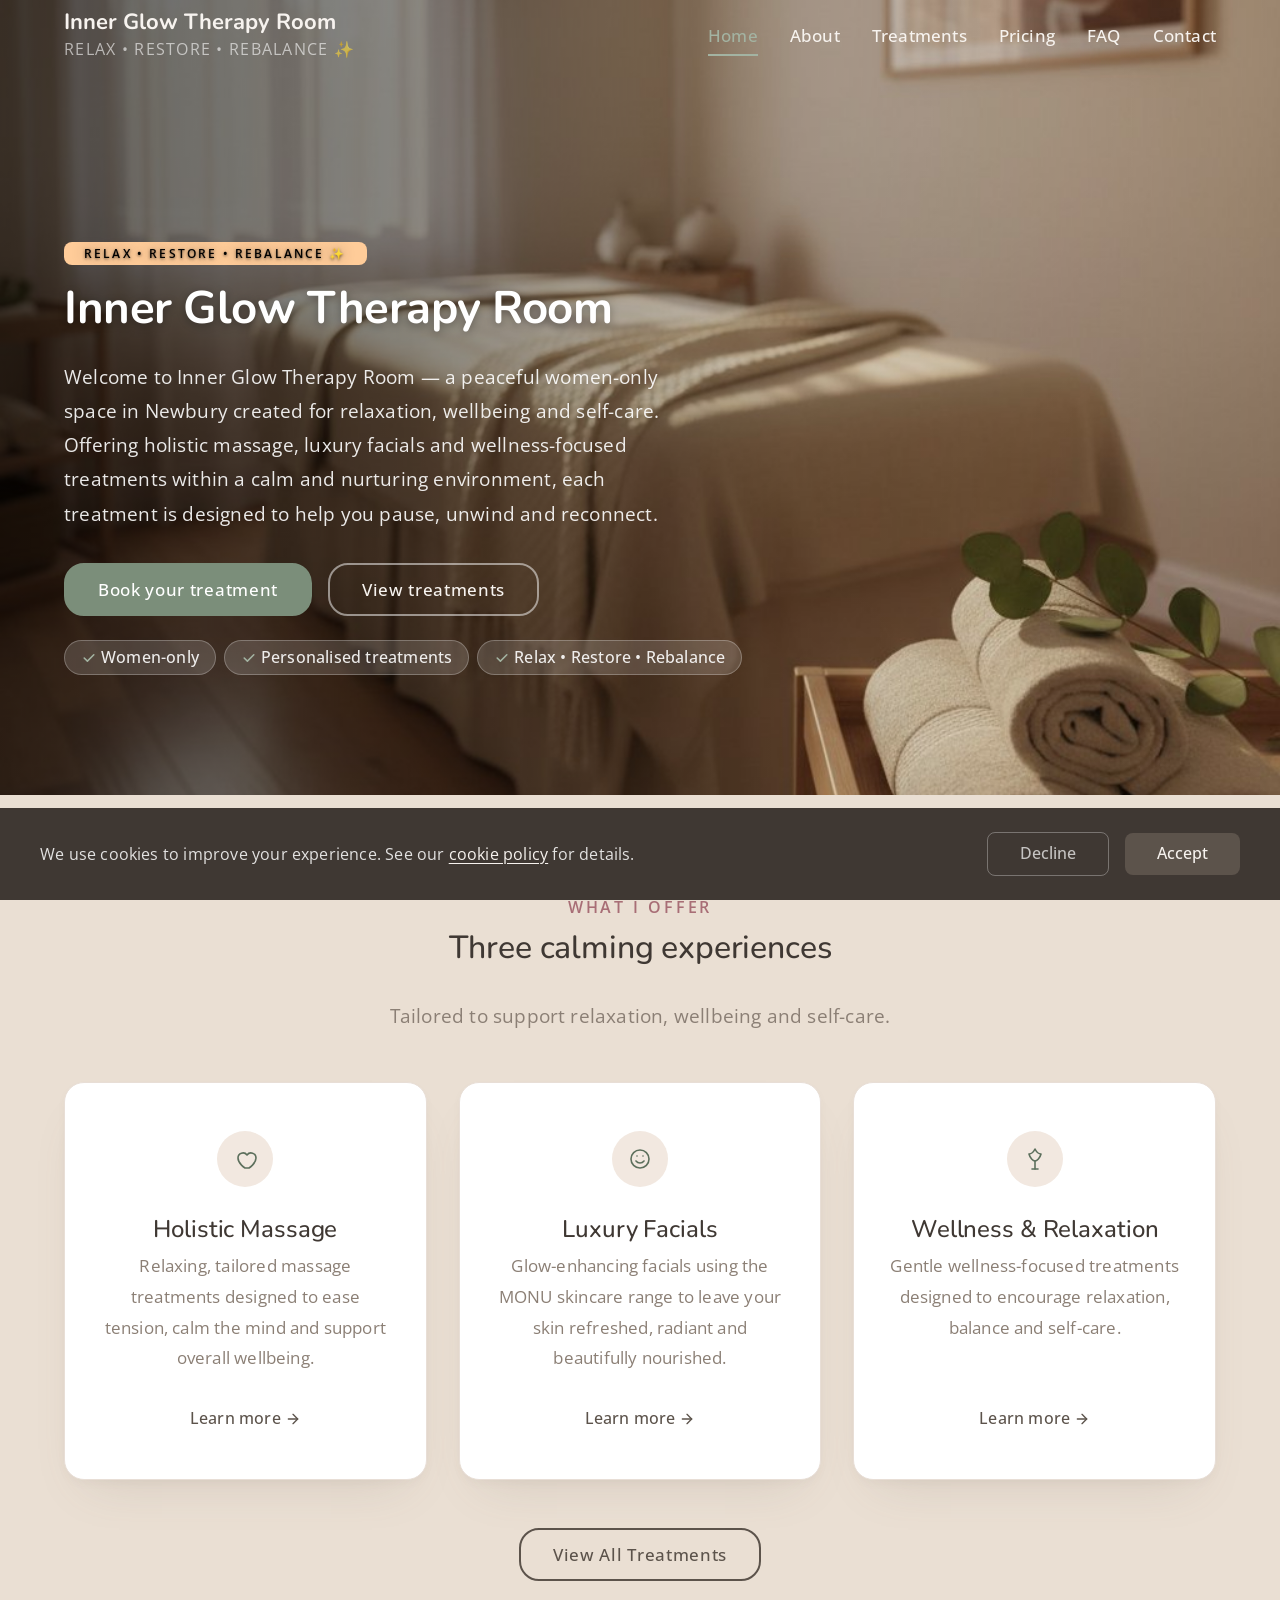
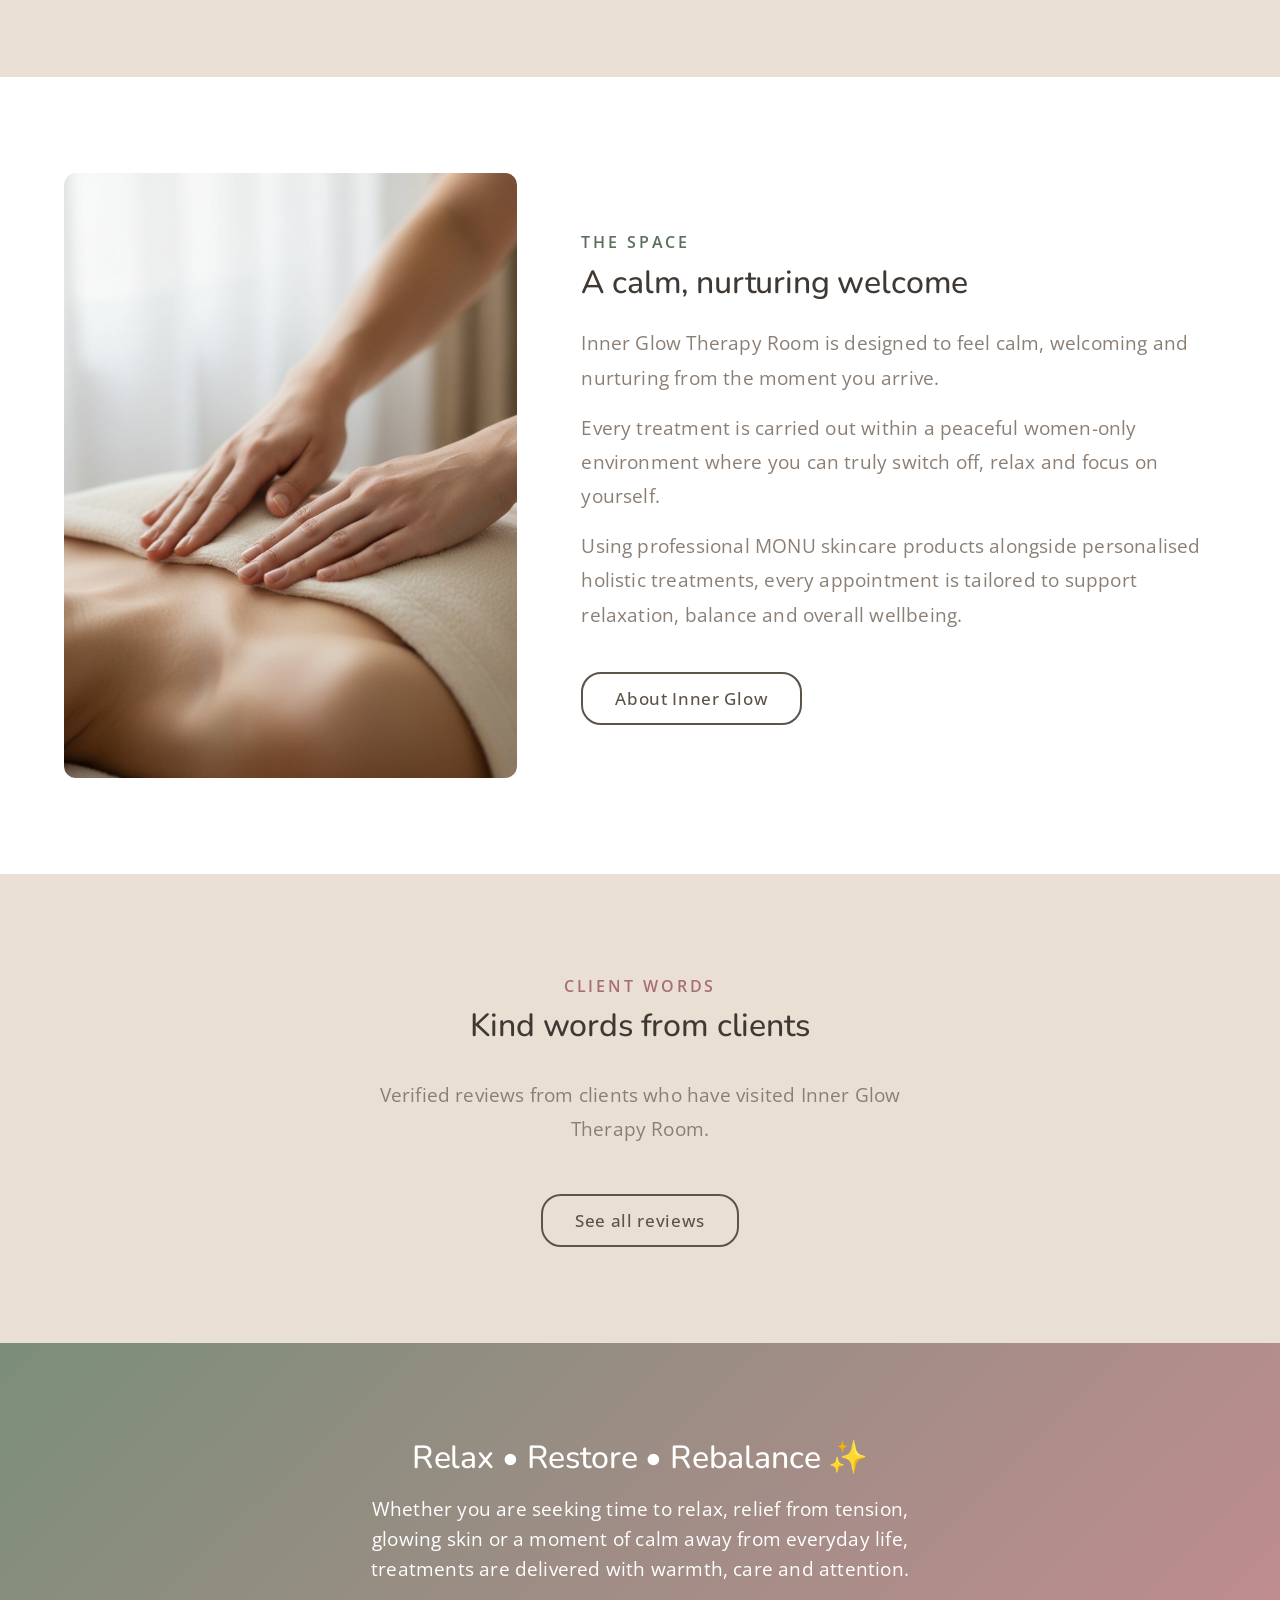
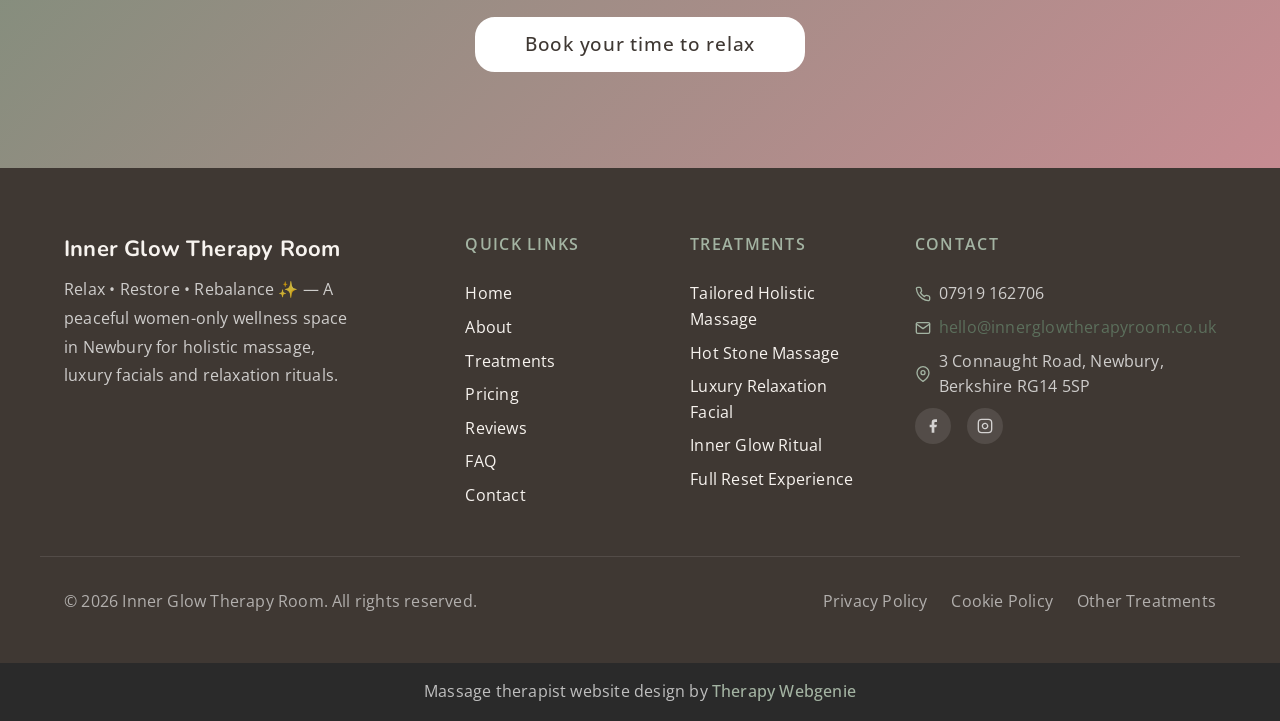
<file: index.html>
<!DOCTYPE html>
<html lang="en">
<head>
  <meta charset="UTF-8">
  <meta name="viewport" content="width=device-width, initial-scale=1.0">
  <meta name="description" content="Women-only wellness space in Newbury offering holistic massage, luxury facials and relaxation treatments. Relax, restore and rebalance with personalised care.">
  <meta name="robots" content="max-image-preview:large">
  <meta name="author" content="Inner Glow Therapy Room">
  <title>Inner Glow Therapy Room — Newbury</title>
  <link rel="canonical" href="https://www.innerglowtherapyroom.co.uk/">
  <meta property="og:type" content="website">
  <meta property="og:url" content="https://www.innerglowtherapyroom.co.uk/">
  <meta property="og:title" content="Inner Glow Therapy Room — Newbury">
  <meta property="og:description" content="A peaceful women-only space in Newbury for holistic massage, luxury facials and wellness-focused treatments.">
  <meta property="og:image" content="https://www.innerglowtherapyroom.co.uk/images/about-portrait.jpg">
  <meta name="twitter:card" content="summary_large_image">
  <meta name="twitter:title" content="Inner Glow Therapy Room — Newbury">
  <meta name="twitter:description" content="A peaceful women-only space in Newbury for holistic massage, luxury facials and wellness-focused treatments.">
  <meta name="twitter:image" content="https://www.innerglowtherapyroom.co.uk/images/about-portrait.jpg">
  <link rel="preconnect" href="https://fonts.googleapis.com">
  <link rel="preconnect" href="https://fonts.gstatic.com" crossorigin>
  <link rel="icon" href="images/favicon.png" type="image/png" sizes="96x96">
  <link rel="apple-touch-icon" href="images/apple-touch-icon.png">
  <link rel="stylesheet" href="css/base.css?v=1728">
  <link rel="stylesheet" href="css/components.css?v=1728">
  <link rel="stylesheet" href="css/theme.css?v=1728">
  <!-- PROFILE:schema -->
    <script type="application/ld+json">
    {
    "@context": "https://schema.org",
    "@type": "LocalBusiness",
    "url": "https://www.innerglowtherapyroom.co.uk",
    "email": "hello@innerglowtherapyroom.co.uk",
    "sameAs": [
        "https://www.facebook.com/innerglowtherapyroom",
        "https://www.instagram.com/innerglowtherapyroom"
    ]
}
    </script>
<!-- /PROFILE:schema -->
  <script type="application/ld+json">
  {
    "@context": "https://schema.org",
    "@type": "WebPage",
    "url": "https://www.innerglowtherapyroom.co.uk/",
    "primaryImageOfPage": {
      "@type": "ImageObject",
      "contentUrl": "https://www.innerglowtherapyroom.co.uk/images/about-portrait.jpg",
      "width": 896,
      "height": 1200,
      "caption": "Josie, Massage Therapist"
    },
    "mainEntity": {
      "@type": "Person",
      "name": "Josie",
      "jobTitle": "Massage Therapist",
      "image": "https://www.innerglowtherapyroom.co.uk/images/about-portrait.jpg",
      "worksFor": {
        "@type": "LocalBusiness",
        "name": "Inner Glow Therapy Room",
        "url": "https://www.innerglowtherapyroom.co.uk"
      }
    }
  }
  </script>
<!-- BEACON -->
<script>(function(){try{var u="https:\/\/editmy.site\/api\/hit\/13";var d=JSON.stringify({p:location.pathname,r:document.referrer});if(navigator.sendBeacon){navigator.sendBeacon(u,d);}else{fetch(u,{method:"POST",keepalive:true,body:d});}}catch(e){}})();</script>
<!-- /BEACON -->
</head>
<body>
  <a href="#main" class="skip-link">Skip to main content</a>
  <!-- SECTION: nav -->
  <nav class="nav nav--transparent nav--transparent-dark" style="--nav-transparent-bg: transparent; border-bottom: none;" role="navigation" aria-label="Main navigation">
    <div class="container nav__inner">
      <a href="./" class="nav__brand">
        <!-- PROFILE:logo --><!-- /PROFILE:logo -->
        <span class="nav__name"><!-- PROFILE:site_title -->Inner Glow Therapy Room<!-- /PROFILE:site_title --></span>
        <span class="nav__title"><!-- PROFILE:site_slogan -->Relax • Restore • Rebalance ✨<!-- /PROFILE:site_slogan --></span>
      </a>
      <div class="nav__links">
        <a href="./" class="nav__link nav__link--active">Home</a>
        <a href="about.html" class="nav__link">About</a>
        <a href="treatments.html" class="nav__link">Treatments</a>
        <a href="pricing.html" class="nav__link">Pricing</a>
        <a href="faq.html" class="nav__link">FAQ</a>
        <a href="contact.html" class="nav__link">Contact</a>
      </div>
      <button class="nav__toggle" aria-label="Toggle menu" aria-expanded="false" aria-controls="mobile-menu">
        <span class="nav__toggle-bar"></span>
        <span class="nav__toggle-bar"></span>
        <span class="nav__toggle-bar"></span>
      </button>
    </div>
    <div class="nav__mobile" id="mobile-menu" role="menu">
      <a href="./" class="nav__link nav__link--active" role="menuitem">Home</a>
      <a href="about.html" class="nav__link" role="menuitem">About</a>
      <a href="treatments.html" class="nav__link" role="menuitem">Treatments</a>
      <a href="pricing.html" class="nav__link" role="menuitem">Pricing</a>
      <a href="faq.html" class="nav__link" role="menuitem">FAQ</a>
      <a href="contact.html" class="nav__link" role="menuitem">Contact</a>
    </div>
  </nav>
  <!-- /SECTION: nav -->
  <!-- Compact scroll header -->
  <div class="nav-scroll" aria-hidden="true">
    <div class="container nav-scroll__inner">
      <div class="nav-scroll__brand">
        <span class="nav-scroll__name"><!-- PROFILE:site_title -->Inner Glow Therapy Room<!-- /PROFILE:site_title --></span>
        <span class="nav-scroll__title"><!-- PROFILE:site_slogan -->Relax • Restore • Rebalance ✨<!-- /PROFILE:site_slogan --></span>
      </div>
      <div class="nav-scroll__right">
        <a href="tel:07919162706" class="nav-scroll__phone">
          <svg xmlns="http://www.w3.org/2000/svg" viewBox="0 0 24 24" fill="none" stroke="currentColor" stroke-width="2" stroke-linecap="round" stroke-linejoin="round"><path d="M22 16.92v3a2 2 0 0 1-2.18 2 19.79 19.79 0 0 1-8.63-3.07 19.5 19.5 0 0 1-6-6 19.79 19.79 0 0 1-3.07-8.67A2 2 0 0 1 4.11 2h3a2 2 0 0 1 2 1.72c.127.96.361 1.903.7 2.81a2 2 0 0 1-.45 2.11L8.09 9.91a16 16 0 0 0 6 6l1.27-1.27a2 2 0 0 1 2.11-.45c.907.339 1.85.573 2.81.7A2 2 0 0 1 22 16.92z"></path></svg>
          07919 162706
        </a>
        <a href="tel:07919162706" class="nav-scroll__phone-icon" aria-label="Call Inner Glow Therapy Room">
          <svg xmlns="http://www.w3.org/2000/svg" viewBox="0 0 24 24" fill="none" stroke="currentColor" stroke-width="2" stroke-linecap="round" stroke-linejoin="round"><path d="M22 16.92v3a2 2 0 0 1-2.18 2 19.79 19.79 0 0 1-8.63-3.07 19.5 19.5 0 0 1-6-6 19.79 19.79 0 0 1-3.07-8.67A2 2 0 0 1 4.11 2h3a2 2 0 0 1 2 1.72c.127.96.361 1.903.7 2.81a2 2 0 0 1-.45 2.11L8.09 9.91a16 16 0 0 0 6 6l1.27-1.27a2 2 0 0 1 2.11-.45c.907.339 1.85.573 2.81.7A2 2 0 0 1 22 16.92z"></path></svg>
        </a>
        <button class="nav-scroll__toggle" aria-label="Toggle menu">
          <span class="nav-scroll__toggle-bar"></span>
          <span class="nav-scroll__toggle-bar"></span>
          <span class="nav-scroll__toggle-bar"></span>
        </button>
      </div>
    </div>
  </div>
  <main id="main">
    <!-- SECTION: hero -->
    <section class="hero hero--image" style="background-image: url('images/hero.jpg');">
      <div class="container hero__inner">
        <div class="hero__content">
          <span class="hero__label">Relax • Restore • Rebalance ✨</span>
          <h1 class="hero__heading">Inner Glow Therapy Room</h1>
          <p class="hero__text">Welcome to Inner Glow Therapy Room — a peaceful women-only space in Newbury created for relaxation, wellbeing and self-care. Offering holistic massage, luxury facials and wellness-focused treatments within a calm and nurturing environment, each treatment is designed to help you pause, unwind and reconnect.</p>
          <div class="hero__actions">
            <a href="contact.html" class="btn btn--primary">Book your treatment</a>
            <a href="treatments.html" class="btn btn--secondary">View treatments</a>
          </div>
          <ul class="hero__ticks">
            <li><svg xmlns="http://www.w3.org/2000/svg" viewBox="0 0 20 20" fill="currentColor"><path fill-rule="evenodd" d="M16.707 5.293a1 1 0 010 1.414l-8 8a1 1 0 01-1.414 0l-4-4a1 1 0 011.414-1.414L8 12.586l7.293-7.293a1 1 0 011.414 0z" clip-rule="evenodd"/></svg> Women-only</li>
            <li><svg xmlns="http://www.w3.org/2000/svg" viewBox="0 0 20 20" fill="currentColor"><path fill-rule="evenodd" d="M16.707 5.293a1 1 0 010 1.414l-8 8a1 1 0 01-1.414 0l-4-4a1 1 0 011.414-1.414L8 12.586l7.293-7.293a1 1 0 011.414 0z" clip-rule="evenodd"/></svg> Personalised treatments</li>
            <li><svg xmlns="http://www.w3.org/2000/svg" viewBox="0 0 20 20" fill="currentColor"><path fill-rule="evenodd" d="M16.707 5.293a1 1 0 010 1.414l-8 8a1 1 0 01-1.414 0l-4-4a1 1 0 011.414-1.414L8 12.586l7.293-7.293a1 1 0 011.414 0z" clip-rule="evenodd"/></svg> Relax • Restore • Rebalance</li>
          </ul>
          <div class="hero__badge" style="margin-top: var(--space-lg);">
            <script src="https://www.verifiedpractitioner.com/badge.js?v=1784498570" data-practitioner="b5d9766b9d2d903109b8fe72cf2fe5d5f544eda7db6e798d1ac1501a0e8c574e" data-badge-style="pill" async></script>
          </div>
        </div>
      </div>
    </section>
    <!-- /SECTION: hero -->
    <!-- SECTION: services-overview -->
    <section class="section section--alt reveal">
      <div class="container text-center">
        <span class="section-label">What I Offer</span>
        <h2>Three calming experiences</h2>
        <p class="section-subtitle">Tailored to support relaxation, wellbeing and self-care.</p>
      </div>
      <div class="container grid grid--3">
        <a href="treatments.html#service-massage" class="card card--service">
          <div class="card__icon">
            <svg xmlns="http://www.w3.org/2000/svg" viewBox="0 0 24 24" fill="none" stroke="currentColor" stroke-width="1.6" stroke-linecap="round" stroke-linejoin="round"><path d="M12 21s-7-4.35-7-10a5 5 0 0 1 9-3 5 5 0 0 1 9 3c0 5.65-7 10-7 10z"/></svg>
          </div>
          <h3 class="card__title">Holistic Massage</h3>
          <p class="card__text">Relaxing, tailored massage treatments designed to ease tension, calm the mind and support overall wellbeing.</p>
          <span class="card__link">Learn more <svg xmlns="http://www.w3.org/2000/svg" viewBox="0 0 24 24" fill="none" stroke="currentColor" stroke-width="2" stroke-linecap="round" stroke-linejoin="round" width="16" height="16"><line x1="5" y1="12" x2="19" y2="12"></line><polyline points="12 5 19 12 12 19"></polyline></svg></span>
        </a>
        <a href="treatments.html#service-facials" class="card card--service">
          <div class="card__icon">
            <svg xmlns="http://www.w3.org/2000/svg" viewBox="0 0 24 24" fill="none" stroke="currentColor" stroke-width="1.6" stroke-linecap="round" stroke-linejoin="round"><circle cx="12" cy="12" r="9"/><path d="M8 14s1.5 2 4 2 4-2 4-2"/><line x1="9" y1="9" x2="9.01" y2="9"/><line x1="15" y1="9" x2="15.01" y2="9"/></svg>
          </div>
          <h3 class="card__title">Luxury Facials</h3>
          <p class="card__text">Glow-enhancing facials using the MONU skincare range to leave your skin refreshed, radiant and beautifully nourished.</p>
          <span class="card__link">Learn more <svg xmlns="http://www.w3.org/2000/svg" viewBox="0 0 24 24" fill="none" stroke="currentColor" stroke-width="2" stroke-linecap="round" stroke-linejoin="round" width="16" height="16"><line x1="5" y1="12" x2="19" y2="12"></line><polyline points="12 5 19 12 12 19"></polyline></svg></span>
        </a>
        <a href="treatments.html#service-wellness" class="card card--service">
          <div class="card__icon">
            <svg xmlns="http://www.w3.org/2000/svg" viewBox="0 0 24 24" fill="none" stroke="currentColor" stroke-width="1.6" stroke-linecap="round" stroke-linejoin="round"><path d="M12 2c1.5 3 4 5 6 5-1 4-4 7-6 7s-5-3-6-7c2 0 4.5-2 6-5z"/><path d="M12 14v8"/><path d="M9 22h6"/></svg>
          </div>
          <h3 class="card__title">Wellness &amp; Relaxation</h3>
          <p class="card__text">Gentle wellness-focused treatments designed to encourage relaxation, balance and self-care.</p>
          <span class="card__link">Learn more <svg xmlns="http://www.w3.org/2000/svg" viewBox="0 0 24 24" fill="none" stroke="currentColor" stroke-width="2" stroke-linecap="round" stroke-linejoin="round" width="16" height="16"><line x1="5" y1="12" x2="19" y2="12"></line><polyline points="12 5 19 12 12 19"></polyline></svg></span>
        </a>
      </div>
      <div class="container text-center section-footer">
        <a href="treatments.html" class="btn btn--secondary">View All Treatments</a>
      </div>
    </section>
    <!-- /SECTION: services-overview -->
    <!-- SECTION: intro -->
    <section class="section reveal">
      <div class="container intro__inner">
        <div class="intro__image-wrap" style="background-image: url('images/home-portrait.jpg');" role="img" aria-label="Josie, founder of Inner Glow Therapy Room">
        </div>
        <div class="intro__text">
          <span class="section-label">The Space</span>
          <h2>A calm, nurturing welcome</h2>
          <p>Inner Glow Therapy Room is designed to feel calm, welcoming and nurturing from the moment you arrive.</p>
          <p>Every treatment is carried out within a peaceful women-only environment where you can truly switch off, relax and focus on yourself.</p>
          <p>Using professional MONU skincare products alongside personalised holistic treatments, every appointment is tailored to support relaxation, balance and overall wellbeing.</p>
          <a href="about.html" class="btn btn--secondary">About Inner Glow</a>
        </div>
      </div>
    </section>
    <!-- /SECTION: intro -->
    <!-- SECTION: reviews -->
    <section class="section section--alt">
      <div class="container text-center">
        <span class="section-label">Client Words</span>
        <h2>Kind words from clients</h2>
        <p class="section-subtitle" style="margin-left: auto; margin-right: auto;">Verified reviews from clients who have visited Inner Glow Therapy Room.</p>
        <div style="margin-top: var(--space-2xl);">
          <script src="https://www.verifiedpractitioner.com/widget-loader.js" data-practitioner="b5d9766b9d2d903109b8fe72cf2fe5d5f544eda7db6e798d1ac1501a0e8c574e" data-widget-style="compact-clear" defer></script><noscript><a href="https://www.verifiedpractitioner.com/reviews/inner-glow-therapy-room/" rel="noopener">Read verified client reviews for Inner Glow Therapy Room</a></noscript>
        </div>
        <div style="margin-top: var(--space-xl);">
          <a href="reviews.html" class="btn btn--secondary">See all reviews</a>
        </div>
      </div>
    </section>
    <!-- /SECTION: reviews -->
    <!-- SECTION: cta -->
    <section class="section cta-banner">
      <div class="container text-center">
        <h2>Relax • Restore • Rebalance ✨</h2>
        <p>Whether you are seeking time to relax, relief from tension, glowing skin or a moment of calm away from everyday life, treatments are delivered with warmth, care and attention.</p>
        <a href="contact.html" class="btn btn--accent">Book your time to relax</a>
      </div>
    </section>
    <!-- /SECTION: cta -->
  </main>
  <!-- SECTION: footer -->
  <footer class="footer">
    <div class="container footer__inner">
      <div class="footer__brand">
        <p class="footer__brand-name">Inner Glow Therapy Room</p>
        <p class="footer__brand-text">Relax • Restore • Rebalance ✨ — A peaceful women-only wellness space in Newbury for holistic massage, luxury facials and relaxation rituals.</p>
      </div>
      <div class="footer__col">
        <p class="footer__heading">Quick Links</p>
        <div class="footer__links">
          <a href="./" class="footer__link">Home</a>
          <a href="about.html" class="footer__link">About</a>
          <a href="treatments.html" class="footer__link">Treatments</a>
          <a href="pricing.html" class="footer__link">Pricing</a>
          <a href="reviews.html" class="footer__link">Reviews</a>
          <a href="faq.html" class="footer__link">FAQ</a>
          <a href="contact.html" class="footer__link">Contact</a>
        </div>
      </div>
      <div class="footer__col">
        <p class="footer__heading">Treatments</p>
        <div class="footer__links">
          <a href="treatments.html#service-massage" class="footer__link">Tailored Holistic Massage</a>
          <a href="treatments.html#service-massage" class="footer__link">Hot Stone Massage</a>
          <a href="treatments.html#service-facials" class="footer__link">Luxury Relaxation Facial</a>
          <a href="treatments.html#service-wellness" class="footer__link">Inner Glow Ritual</a>
          <a href="treatments.html#service-wellness" class="footer__link">Full Reset Experience</a>
        </div>
      </div>
      <div class="footer__col">
        <p class="footer__heading">Contact</p>
        <div class="footer__contact-item">
          <svg xmlns="http://www.w3.org/2000/svg" viewBox="0 0 24 24" fill="none" stroke="currentColor" stroke-width="2" stroke-linecap="round" stroke-linejoin="round"><path d="M22 16.92v3a2 2 0 0 1-2.18 2 19.79 19.79 0 0 1-8.63-3.07 19.5 19.5 0 0 1-6-6 19.79 19.79 0 0 1-3.07-8.67A2 2 0 0 1 4.11 2h3a2 2 0 0 1 2 1.72 12.84 12.84 0 0 0 .7 2.81 2 2 0 0 1-.45 2.11L8.09 9.91a16 16 0 0 0 6 6l1.27-1.27a2 2 0 0 1 2.11-.45 12.84 12.84 0 0 0 2.81.7A2 2 0 0 1 22 16.92z"></path></svg>
          <!-- PROFILE:phone_landline --><span>07919 162706</span><!-- /PROFILE:phone_landline -->
        </div>
        <div class="footer__contact-item">
          <svg xmlns="http://www.w3.org/2000/svg" viewBox="0 0 24 24" fill="none" stroke="currentColor" stroke-width="2" stroke-linecap="round" stroke-linejoin="round"><path d="M4 4h16c1.1 0 2 .9 2 2v12c0 1.1-.9 2-2 2H4c-1.1 0-2-.9-2-2V6c0-1.1.9-2 2-2z"></path><polyline points="22,6 12,13 2,6"></polyline></svg>
          <!-- PROFILE:email --><a href="mailto:hello@innerglowtherapyroom.co.uk">hello@innerglowtherapyroom.co.uk</a><!-- /PROFILE:email -->
        </div>
        <div class="footer__contact-item">
          <svg xmlns="http://www.w3.org/2000/svg" viewBox="0 0 24 24" fill="none" stroke="currentColor" stroke-width="2" stroke-linecap="round" stroke-linejoin="round"><path d="M21 10c0 7-9 13-9 13s-9-6-9-13a9 9 0 0 1 18 0z"></path><circle cx="12" cy="10" r="3"></circle></svg>
          <!-- PROFILE:address --><span>3 Connaught Road, Newbury, Berkshire RG14 5SP</span><!-- /PROFILE:address -->
        </div>
        <div class="footer__social">
          <!-- PROFILE:social_facebook --><a href="https://www.facebook.com/innerglowtherapyroom" aria-label="Facebook" target="_blank" rel="noopener noreferrer"><svg viewBox="0 0 24 24" fill="currentColor" aria-hidden="true"><path d="M18 2h-3a5 5 0 0 0-5 5v3H7v4h3v8h4v-8h3l1-4h-4V7a1 1 0 0 1 1-1h3z"/></svg></a><!-- /PROFILE:social_facebook -->
          <!-- PROFILE:social_instagram --><a href="https://www.instagram.com/innerglowtherapyroom" aria-label="Instagram" target="_blank" rel="noopener noreferrer"><svg viewBox="0 0 24 24" fill="none" stroke="currentColor" stroke-width="2" aria-hidden="true"><rect x="2" y="2" width="20" height="20" rx="5" ry="5"/><path d="M16 11.37A4 4 0 1 1 12.63 8 4 4 0 0 1 16 11.37z"/><line x1="17.5" y1="6.5" x2="17.51" y2="6.5"/></svg></a><!-- /PROFILE:social_instagram -->
        </div>
      </div>
    </div>
    <div class="container footer__bottom">
      <p class="footer__copyright">&copy; <script>document.write(new Date().getFullYear())</script> Inner Glow Therapy Room. All rights reserved.</p>
      <div class="footer__legal">
        <a href="privacy.html">Privacy Policy</a>
        <a href="cookies-policy.html">Cookie Policy</a>
        <a href="other-treatments.html">Other Treatments</a>
      </div>
    </div>
  </footer>
  <!-- /SECTION: footer -->
  <div class="site-credit">
    <p>Massage therapist website design by <a href="https://www.therapywebgenie.com/websites-for-therapists/body-based-practitioners/" target="_blank" rel="noopener nofollow">Therapy Webgenie</a></p>
  </div>
  <!-- Cookie Consent -->
  <div class="cookie-banner" role="dialog" aria-label="Cookie consent">
    <div class="cookie-banner__inner">
      <p class="cookie-banner__text">We use cookies to improve your experience. See our <a href="cookies-policy.html">cookie policy</a> for details.</p>
      <div class="cookie-banner__buttons"><button class="cookie-banner__accept">Accept</button><button class="cookie-banner__decline">Decline</button></div>
    </div>
  </div>
  <!-- Back to Top -->
  <button class="back-to-top" aria-label="Back to top">
    <svg xmlns="http://www.w3.org/2000/svg" viewBox="0 0 24 24" fill="none" stroke="currentColor" stroke-width="2" stroke-linecap="round" stroke-linejoin="round"><polyline points="18 15 12 9 6 15"></polyline></svg>
  </button>
  <script src="js/main.js"></script>
</body>
</html>
</file>
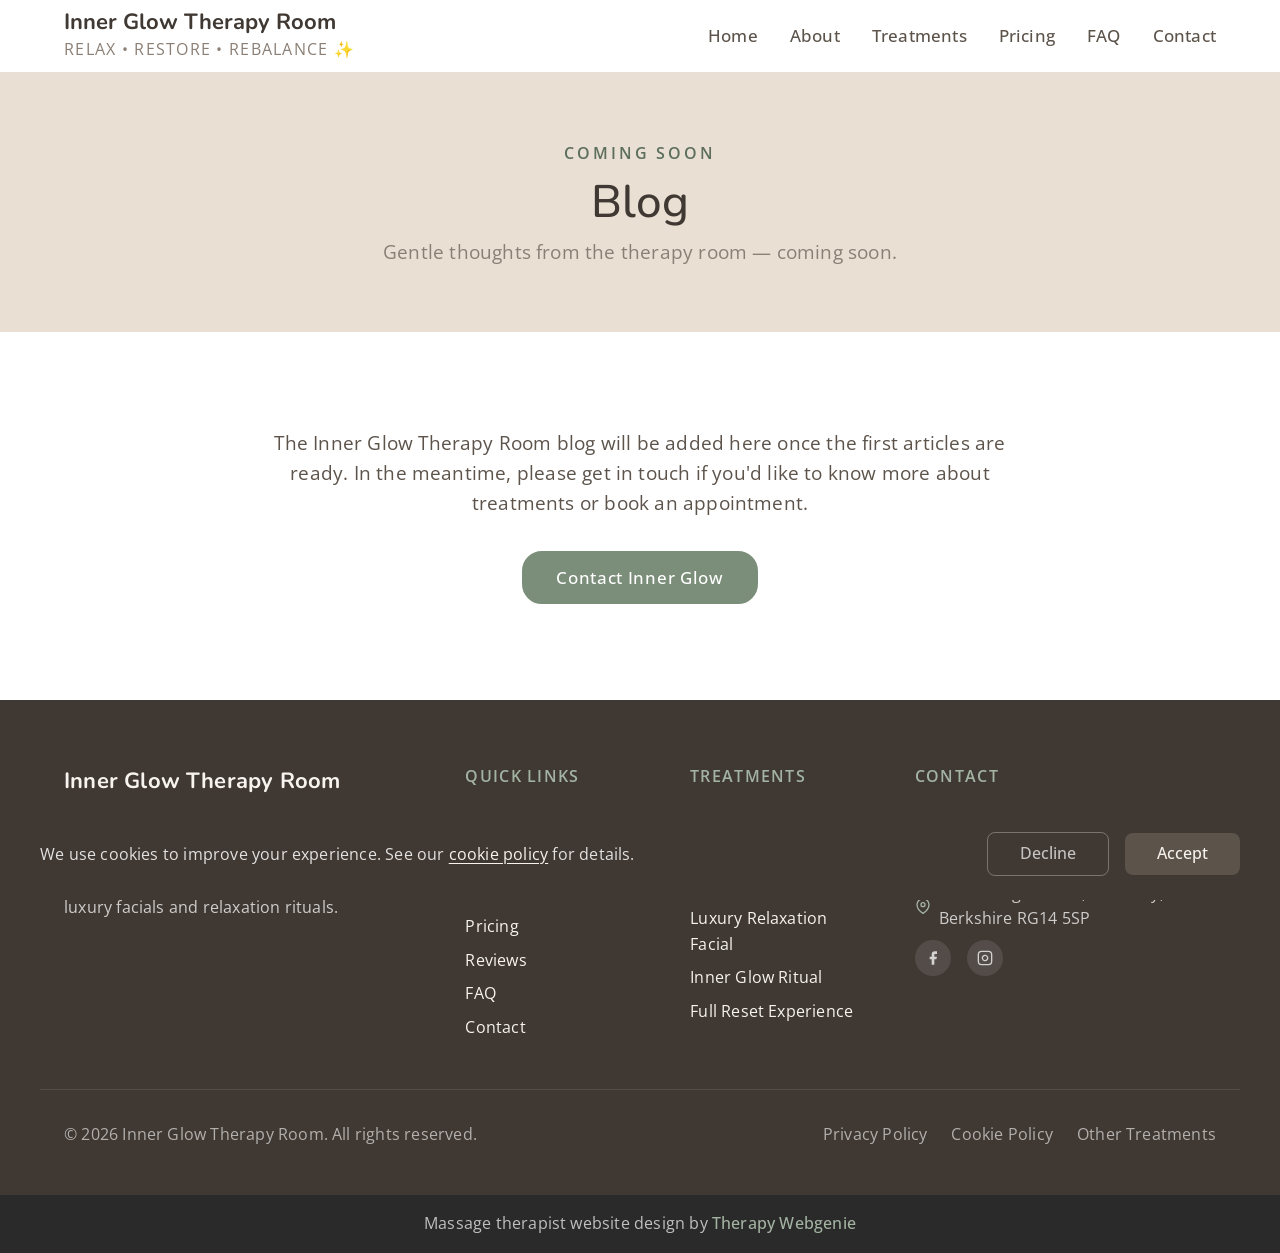
<file: blog.html>
<!DOCTYPE html>
<html lang="en">
<head>
  <meta charset="UTF-8">
  <meta name="viewport" content="width=device-width, initial-scale=1.0">
  <meta name="description" content="Inner Glow Therapy Room blog — gentle thoughts on self-care, wellbeing and the women-only wellness practice in Newbury.">
  <meta name="robots" content="max-image-preview:large">
  <title>Blog — Inner Glow Therapy Room, Newbury</title>
  <link rel="canonical" href="https://www.innerglowtherapyroom.co.uk/blog.html">
  <meta property="og:type" content="website">
  <meta property="og:url" content="https://www.innerglowtherapyroom.co.uk/blog.html">
  <meta property="og:title" content="Blog — Inner Glow Therapy Room, Newbury">
  <meta property="og:description" content="Gentle thoughts on self-care, wellbeing and the women-only wellness practice in Newbury.">
  <link rel="preconnect" href="https://fonts.googleapis.com">
  <link rel="preconnect" href="https://fonts.gstatic.com" crossorigin>
  <link rel="icon" href="images/favicon.png" type="image/png" sizes="96x96">
  <link rel="apple-touch-icon" href="images/apple-touch-icon.png">
  <link rel="stylesheet" href="css/base.css?v=1728">
  <link rel="stylesheet" href="css/components.css?v=1728">
  <link rel="stylesheet" href="css/theme.css?v=1728">
  <!-- PROFILE:schema -->
    <script type="application/ld+json">
    {
    "@context": "https://schema.org",
    "@type": "LocalBusiness",
    "url": "https://www.innerglowtherapyroom.co.uk",
    "email": "hello@innerglowtherapyroom.co.uk",
    "sameAs": [
        "https://www.facebook.com/innerglowtherapyroom",
        "https://www.instagram.com/innerglowtherapyroom"
    ]
}
    </script>
<!-- /PROFILE:schema -->
<script type="application/ld+json" data-te-schema="1">
{
    "@context": "https://schema.org",
    "@graph": [
        {
            "@type": "BreadcrumbList",
            "@id": "https://www.innerglowtherapyroom.co.uk/blog.html#breadcrumb",
            "itemListElement": [
                {
                    "@type": "ListItem",
                    "position": 1,
                    "name": "Home",
                    "item": "https://www.innerglowtherapyroom.co.uk/"
                },
                {
                    "@type": "ListItem",
                    "position": 2,
                    "name": "Blog",
                    "item": "https://www.innerglowtherapyroom.co.uk/blog.html"
                }
            ]
        }
    ]
}
</script>
<!-- BEACON -->
<script>(function(){try{var u="https:\/\/editmy.site\/api\/hit\/13";var d=JSON.stringify({p:location.pathname,r:document.referrer});if(navigator.sendBeacon){navigator.sendBeacon(u,d);}else{fetch(u,{method:"POST",keepalive:true,body:d});}}catch(e){}})();</script>
<!-- /BEACON -->
</head>
<body>
  <a href="#main" class="skip-link">Skip to main content</a>
  <!-- SECTION: nav -->
  <nav class="nav" role="navigation" aria-label="Main navigation">
    <div class="container nav__inner">
      <a href="./" class="nav__brand">
        <!-- PROFILE:logo --><!-- /PROFILE:logo -->
        <span class="nav__name"><!-- PROFILE:site_title -->Inner Glow Therapy Room<!-- /PROFILE:site_title --></span>
        <span class="nav__title"><!-- PROFILE:site_slogan -->Relax • Restore • Rebalance ✨<!-- /PROFILE:site_slogan --></span>
      </a>
      <div class="nav__links">
        <a href="./" class="nav__link">Home</a>
        <a href="about.html" class="nav__link">About</a>
        <a href="treatments.html" class="nav__link">Treatments</a>
        <a href="pricing.html" class="nav__link">Pricing</a>
        <a href="faq.html" class="nav__link">FAQ</a>
        <a href="contact.html" class="nav__link">Contact</a>
      </div>
      <button class="nav__toggle" aria-label="Toggle menu" aria-expanded="false" aria-controls="mobile-menu">
        <span class="nav__toggle-bar"></span>
        <span class="nav__toggle-bar"></span>
        <span class="nav__toggle-bar"></span>
      </button>
    </div>
    <div class="nav__mobile" id="mobile-menu" role="menu">
      <a href="./" class="nav__link" role="menuitem">Home</a>
      <a href="about.html" class="nav__link" role="menuitem">About</a>
      <a href="treatments.html" class="nav__link" role="menuitem">Treatments</a>
      <a href="pricing.html" class="nav__link" role="menuitem">Pricing</a>
      <a href="faq.html" class="nav__link" role="menuitem">FAQ</a>
      <a href="contact.html" class="nav__link" role="menuitem">Contact</a>
    </div>
  </nav>
  <!-- /SECTION: nav -->
  <!-- Compact scroll header -->
  <div class="nav-scroll" aria-hidden="true">
    <div class="container nav-scroll__inner">
      <div class="nav-scroll__brand">
        <span class="nav-scroll__name"><!-- PROFILE:site_title -->Inner Glow Therapy Room<!-- /PROFILE:site_title --></span>
        <span class="nav-scroll__title"><!-- PROFILE:site_slogan -->Relax • Restore • Rebalance ✨<!-- /PROFILE:site_slogan --></span>
      </div>
      <div class="nav-scroll__right">
        <a href="tel:07919162706" class="nav-scroll__phone">
          <svg xmlns="http://www.w3.org/2000/svg" viewBox="0 0 24 24" fill="none" stroke="currentColor" stroke-width="2" stroke-linecap="round" stroke-linejoin="round"><path d="M22 16.92v3a2 2 0 0 1-2.18 2 19.79 19.79 0 0 1-8.63-3.07 19.5 19.5 0 0 1-6-6 19.79 19.79 0 0 1-3.07-8.67A2 2 0 0 1 4.11 2h3a2 2 0 0 1 2 1.72c.127.96.361 1.903.7 2.81a2 2 0 0 1-.45 2.11L8.09 9.91a16 16 0 0 0 6 6l1.27-1.27a2 2 0 0 1 2.11-.45c.907.339 1.85.573 2.81.7A2 2 0 0 1 22 16.92z"></path></svg>
          07919 162706
        </a>
        <a href="tel:07919162706" class="nav-scroll__phone-icon" aria-label="Call Inner Glow Therapy Room">
          <svg xmlns="http://www.w3.org/2000/svg" viewBox="0 0 24 24" fill="none" stroke="currentColor" stroke-width="2" stroke-linecap="round" stroke-linejoin="round"><path d="M22 16.92v3a2 2 0 0 1-2.18 2 19.79 19.79 0 0 1-8.63-3.07 19.5 19.5 0 0 1-6-6 19.79 19.79 0 0 1-3.07-8.67A2 2 0 0 1 4.11 2h3a2 2 0 0 1 2 1.72c.127.96.361 1.903.7 2.81a2 2 0 0 1-.45 2.11L8.09 9.91a16 16 0 0 0 6 6l1.27-1.27a2 2 0 0 1 2.11-.45c.907.339 1.85.573 2.81.7A2 2 0 0 1 22 16.92z"></path></svg>
        </a>
        <button class="nav-scroll__toggle" aria-label="Toggle menu">
          <span class="nav-scroll__toggle-bar"></span>
          <span class="nav-scroll__toggle-bar"></span>
          <span class="nav-scroll__toggle-bar"></span>
        </button>
      </div>
    </div>
  </div>
  <main id="main">
    <!-- SECTION: page-header -->
    <section class="page-header">
      <div class="container">
        <span class="section-label">Coming Soon</span>
        <h1>Blog</h1>
        <p class="page-header__subtitle">Gentle thoughts from the therapy room — coming soon.</p>
      </div>
    </section>
    <!-- /SECTION: page-header -->
    <!-- SECTION: blog-listing -->
    <section class="section">
      <div class="container container--narrow text-center">
        <p>The Inner Glow Therapy Room blog will be added here once the first articles are ready. In the meantime, please get in touch if you'd like to know more about treatments or book an appointment.</p>
        <p style="margin-top: var(--space-xl);"><a href="contact.html" class="btn btn--primary">Contact Inner Glow</a></p>
      </div>
    </section>
    <!-- /SECTION: blog-listing -->
  </main>
  <!-- SECTION: footer -->
  <footer class="footer">
    <div class="container footer__inner">
      <div class="footer__brand">
        <p class="footer__brand-name">Inner Glow Therapy Room</p>
        <p class="footer__brand-text">Relax • Restore • Rebalance ✨ — A peaceful women-only wellness space in Newbury for holistic massage, luxury facials and relaxation rituals.</p>
      </div>
      <div class="footer__col">
        <p class="footer__heading">Quick Links</p>
        <div class="footer__links">
          <a href="./" class="footer__link">Home</a>
          <a href="about.html" class="footer__link">About</a>
          <a href="treatments.html" class="footer__link">Treatments</a>
          <a href="pricing.html" class="footer__link">Pricing</a>
          <a href="reviews.html" class="footer__link">Reviews</a>
          <a href="faq.html" class="footer__link">FAQ</a>
          <a href="contact.html" class="footer__link">Contact</a>
        </div>
      </div>
      <div class="footer__col">
        <p class="footer__heading">Treatments</p>
        <div class="footer__links">
          <a href="treatments.html#service-massage" class="footer__link">Tailored Holistic Massage</a>
          <a href="treatments.html#service-massage" class="footer__link">Hot Stone Massage</a>
          <a href="treatments.html#service-facials" class="footer__link">Luxury Relaxation Facial</a>
          <a href="treatments.html#service-wellness" class="footer__link">Inner Glow Ritual</a>
          <a href="treatments.html#service-wellness" class="footer__link">Full Reset Experience</a>
        </div>
      </div>
      <div class="footer__col">
        <p class="footer__heading">Contact</p>
        <div class="footer__contact-item">
          <svg xmlns="http://www.w3.org/2000/svg" viewBox="0 0 24 24" fill="none" stroke="currentColor" stroke-width="2" stroke-linecap="round" stroke-linejoin="round"><path d="M22 16.92v3a2 2 0 0 1-2.18 2 19.79 19.79 0 0 1-8.63-3.07 19.5 19.5 0 0 1-6-6 19.79 19.79 0 0 1-3.07-8.67A2 2 0 0 1 4.11 2h3a2 2 0 0 1 2 1.72 12.84 12.84 0 0 0 .7 2.81 2 2 0 0 1-.45 2.11L8.09 9.91a16 16 0 0 0 6 6l1.27-1.27a2 2 0 0 1 2.11-.45 12.84 12.84 0 0 0 2.81.7A2 2 0 0 1 22 16.92z"></path></svg>
          <span>07919 162706</span>
        </div>
        <div class="footer__contact-item">
          <svg xmlns="http://www.w3.org/2000/svg" viewBox="0 0 24 24" fill="none" stroke="currentColor" stroke-width="2" stroke-linecap="round" stroke-linejoin="round"><path d="M4 4h16c1.1 0 2 .9 2 2v12c0 1.1-.9 2-2 2H4c-1.1 0-2-.9-2-2V6c0-1.1.9-2 2-2z"></path><polyline points="22,6 12,13 2,6"></polyline></svg>
          <a href="mailto:hello@innerglowtherapyroom.co.uk">hello@innerglowtherapyroom.co.uk</a>
        </div>
        <div class="footer__contact-item">
          <svg xmlns="http://www.w3.org/2000/svg" viewBox="0 0 24 24" fill="none" stroke="currentColor" stroke-width="2" stroke-linecap="round" stroke-linejoin="round"><path d="M21 10c0 7-9 13-9 13s-9-6-9-13a9 9 0 0 1 18 0z"></path><circle cx="12" cy="10" r="3"></circle></svg>
          <span>3 Connaught Road, Newbury, Berkshire RG14 5SP</span>
        </div>
        <div class="footer__social">
          <!-- PROFILE:social_facebook --><a href="https://www.facebook.com/innerglowtherapyroom" aria-label="Facebook" target="_blank" rel="noopener noreferrer"><svg viewBox="0 0 24 24" fill="currentColor" aria-hidden="true"><path d="M18 2h-3a5 5 0 0 0-5 5v3H7v4h3v8h4v-8h3l1-4h-4V7a1 1 0 0 1 1-1h3z"/></svg></a><!-- /PROFILE:social_facebook -->
          <!-- PROFILE:social_instagram --><a href="https://www.instagram.com/innerglowtherapyroom" aria-label="Instagram" target="_blank" rel="noopener noreferrer"><svg viewBox="0 0 24 24" fill="none" stroke="currentColor" stroke-width="2" aria-hidden="true"><rect x="2" y="2" width="20" height="20" rx="5" ry="5"/><path d="M16 11.37A4 4 0 1 1 12.63 8 4 4 0 0 1 16 11.37z"/><line x1="17.5" y1="6.5" x2="17.51" y2="6.5"/></svg></a><!-- /PROFILE:social_instagram -->
        </div>
      </div>
    </div>
    <div class="container footer__bottom">
      <p class="footer__copyright">&copy; <script>document.write(new Date().getFullYear())</script> Inner Glow Therapy Room. All rights reserved.</p>
      <div class="footer__legal">
        <a href="privacy.html">Privacy Policy</a>
        <a href="cookies-policy.html">Cookie Policy</a>
        <a href="other-treatments.html">Other Treatments</a>
      </div>
    </div>
  </footer>
  <!-- /SECTION: footer -->
  <div class="site-credit">
    <p>Massage therapist website design by <a href="https://www.therapywebgenie.com/websites-for-therapists/body-based-practitioners/" target="_blank" rel="noopener nofollow">Therapy Webgenie</a></p>
  </div>
  <div class="cookie-banner" role="dialog" aria-label="Cookie consent">
    <div class="cookie-banner__inner">
      <p class="cookie-banner__text">We use cookies to improve your experience. See our <a href="cookies-policy.html">cookie policy</a> for details.</p>
      <div class="cookie-banner__buttons"><button class="cookie-banner__accept">Accept</button><button class="cookie-banner__decline">Decline</button></div>
    </div>
  </div>
  <button class="back-to-top" aria-label="Back to top">
    <svg xmlns="http://www.w3.org/2000/svg" viewBox="0 0 24 24" fill="none" stroke="currentColor" stroke-width="2" stroke-linecap="round" stroke-linejoin="round"><polyline points="18 15 12 9 6 15"></polyline></svg>
  </button>
  <script src="js/main.js"></script>
</body>
</html>
</file>
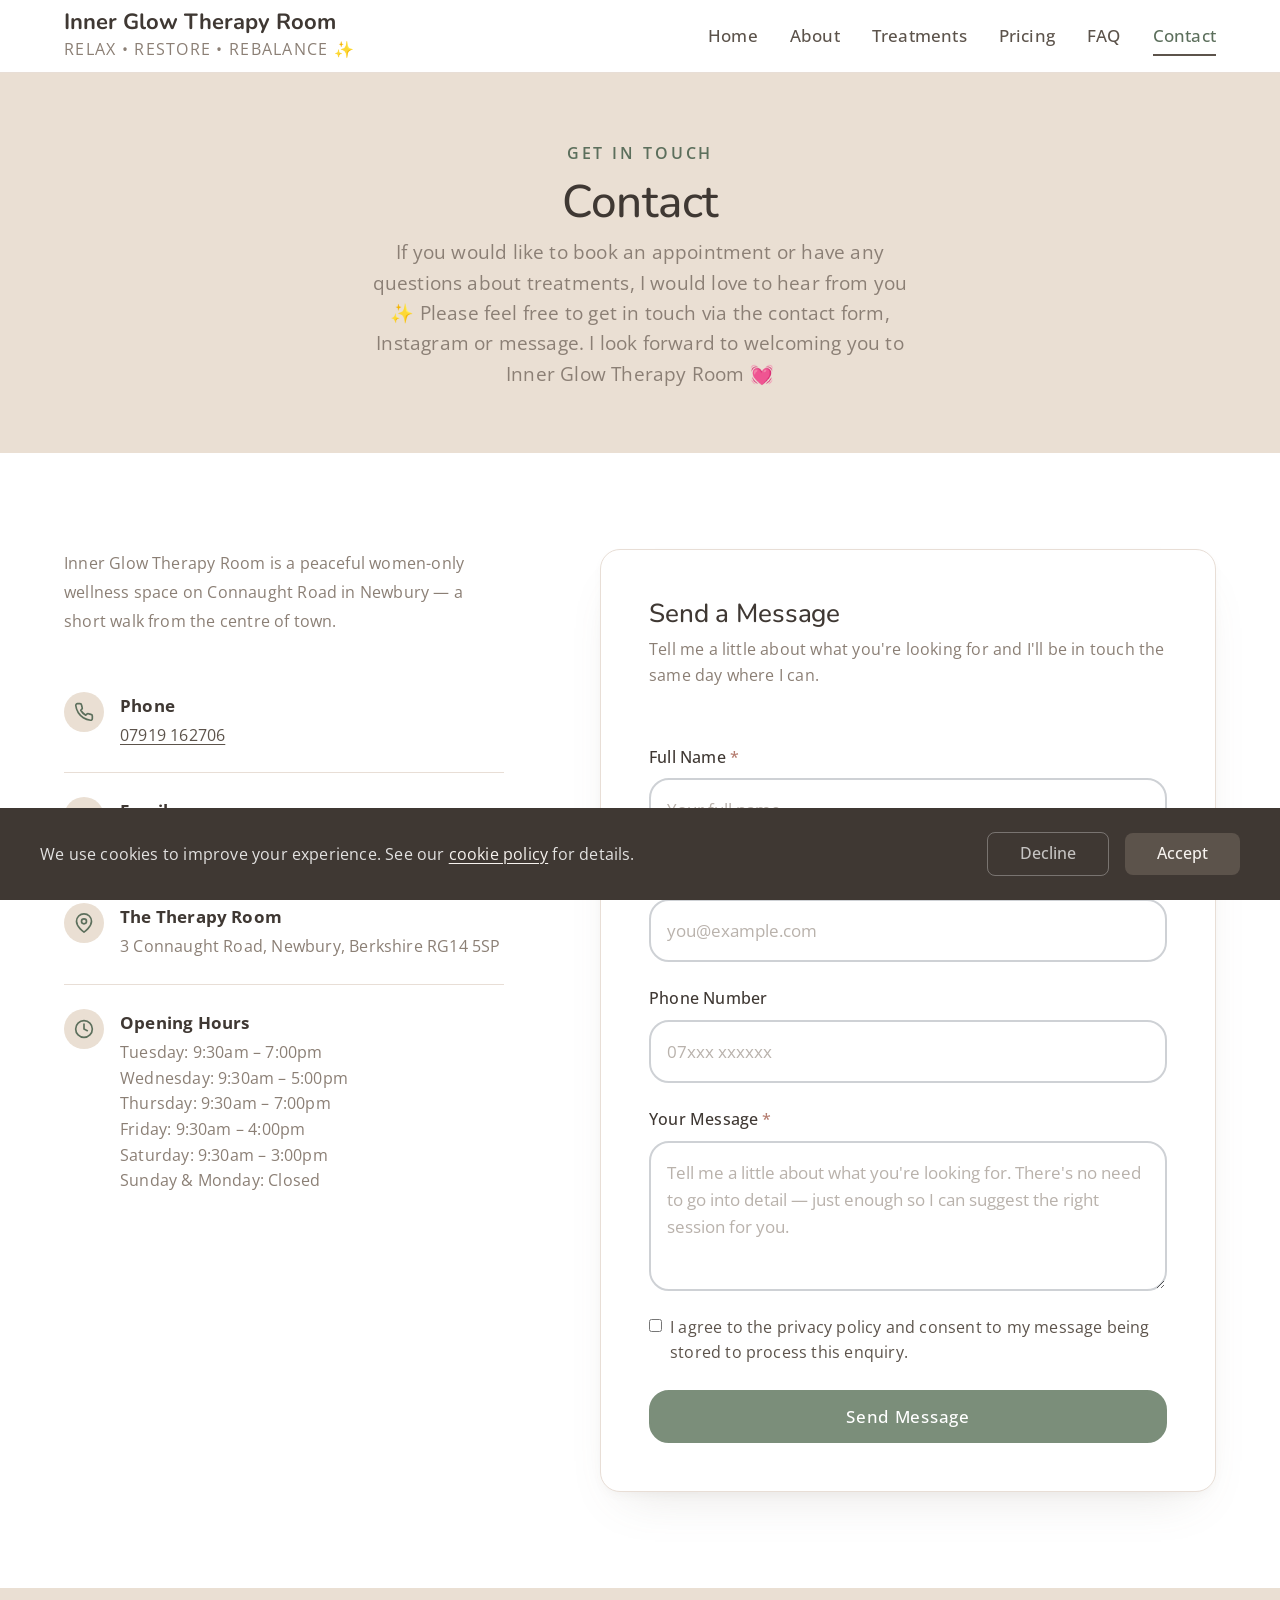
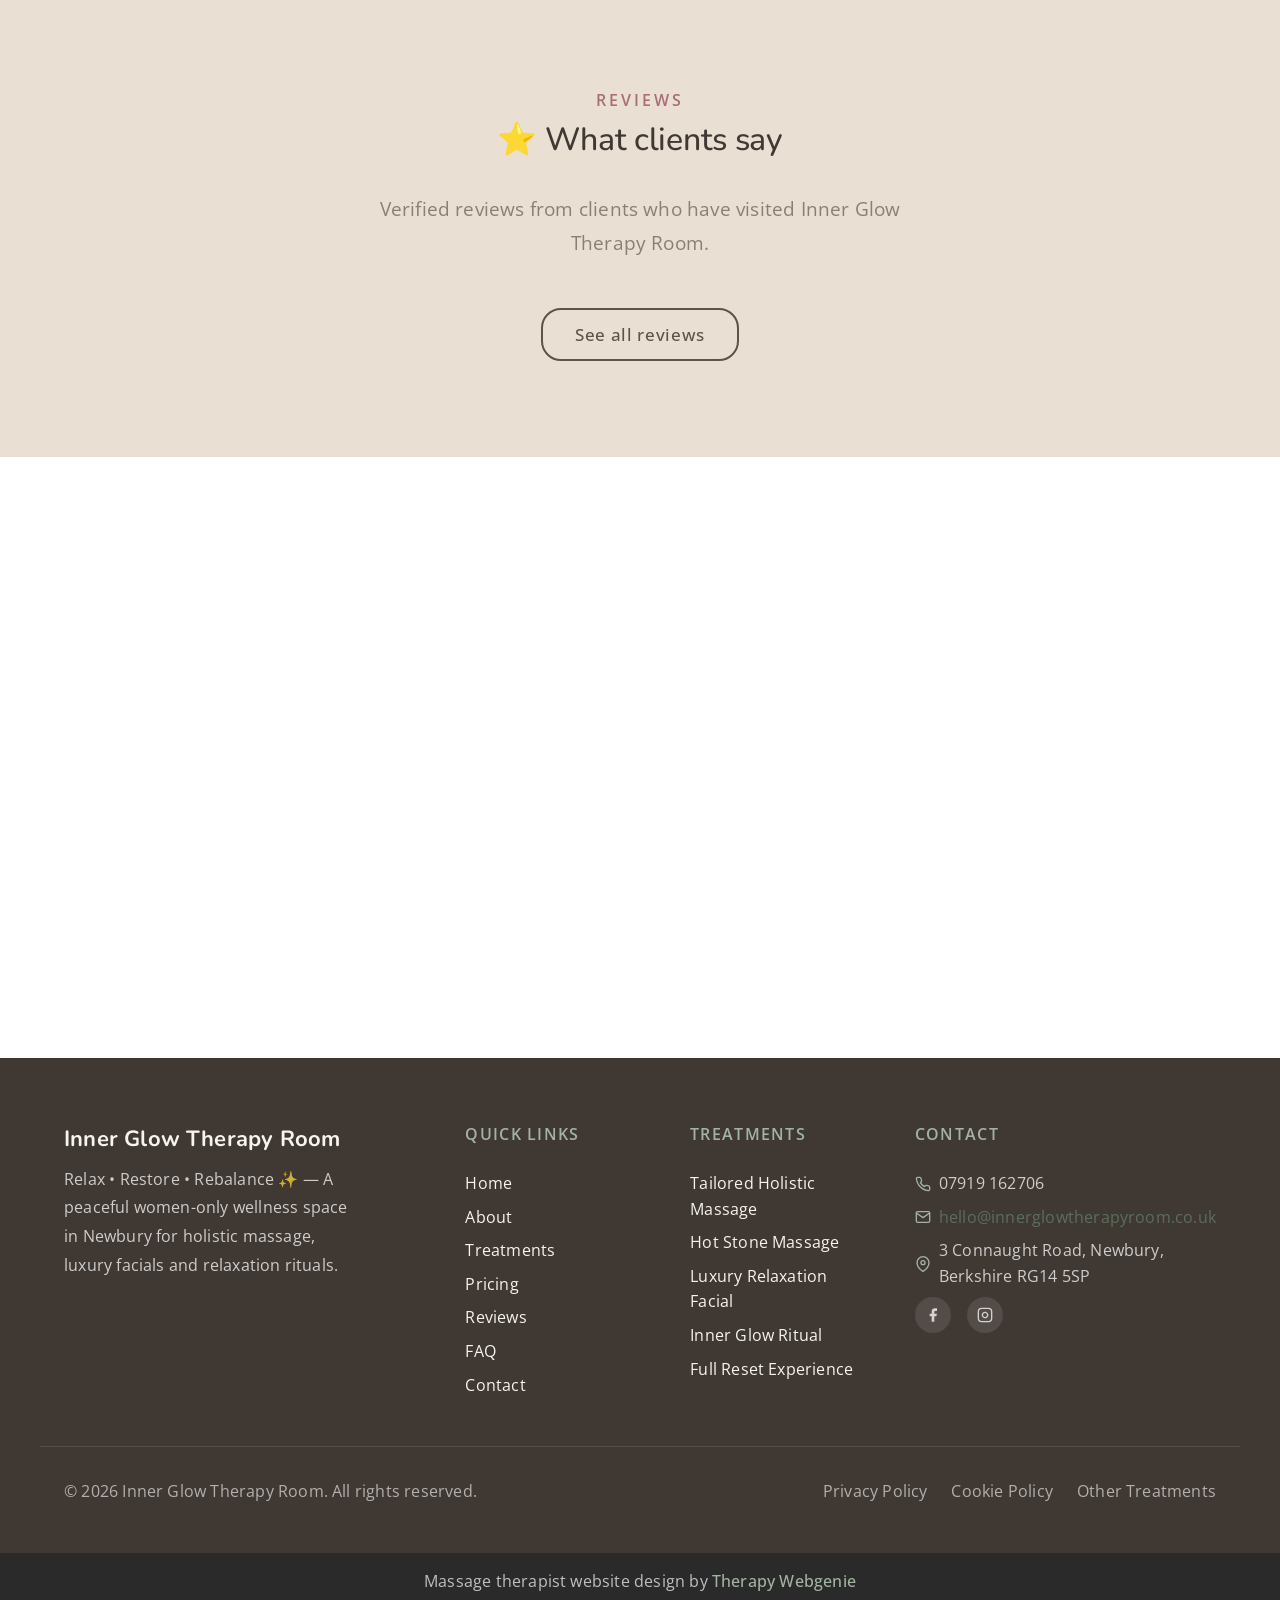
<file: contact.html>
<!DOCTYPE html>
<html lang="en">
<head>
  <meta charset="UTF-8">
  <meta name="viewport" content="width=device-width, initial-scale=1.0">
  <meta name="description" content="Contact Inner Glow Therapy Room, Newbury — book a holistic massage, luxury facial or wellness treatment in the peaceful women-only space on Connaught Road.">
  <meta name="robots" content="max-image-preview:large">
  <meta name="author" content="Inner Glow Therapy Room">
  <title>Contact — Inner Glow Therapy Room, Newbury</title>
  <link rel="canonical" href="https://www.innerglowtherapyroom.co.uk/contact.html">
  <meta property="og:type" content="website">
  <meta property="og:url" content="https://www.innerglowtherapyroom.co.uk/contact.html">
  <meta property="og:title" content="Contact — Inner Glow Therapy Room, Newbury">
  <meta property="og:description" content="Book a holistic massage, luxury facial or wellness treatment at Inner Glow Therapy Room, Newbury.">
  <meta property="og:image" content="https://www.innerglowtherapyroom.co.uk/images/hero.jpg">
  <link rel="preconnect" href="https://fonts.googleapis.com">
  <link rel="preconnect" href="https://fonts.gstatic.com" crossorigin>
  <link rel="icon" href="images/favicon.png" type="image/png" sizes="96x96">
  <link rel="apple-touch-icon" href="images/apple-touch-icon.png">
  <link rel="stylesheet" href="css/base.css?v=1728">
  <link rel="stylesheet" href="css/components.css?v=1728">
  <link rel="stylesheet" href="css/theme.css?v=1728">
  <!-- PROFILE:schema -->
    <script type="application/ld+json">
    {
    "@context": "https://schema.org",
    "@type": "LocalBusiness",
    "url": "https://www.innerglowtherapyroom.co.uk",
    "email": "hello@innerglowtherapyroom.co.uk",
    "sameAs": [
        "https://www.facebook.com/innerglowtherapyroom",
        "https://www.instagram.com/innerglowtherapyroom"
    ]
}
    </script>
<!-- /PROFILE:schema -->
<script type="application/ld+json" data-te-schema="1">
{
    "@context": "https://schema.org",
    "@graph": [
        {
            "@type": "BreadcrumbList",
            "@id": "https://www.innerglowtherapyroom.co.uk/contact.html#breadcrumb",
            "itemListElement": [
                {
                    "@type": "ListItem",
                    "position": 1,
                    "name": "Home",
                    "item": "https://www.innerglowtherapyroom.co.uk/"
                },
                {
                    "@type": "ListItem",
                    "position": 2,
                    "name": "Contact",
                    "item": "https://www.innerglowtherapyroom.co.uk/contact.html"
                }
            ]
        }
    ]
}
</script>
<!-- BEACON -->
<script>(function(){try{var u="https:\/\/editmy.site\/api\/hit\/13";var d=JSON.stringify({p:location.pathname,r:document.referrer});if(navigator.sendBeacon){navigator.sendBeacon(u,d);}else{fetch(u,{method:"POST",keepalive:true,body:d});}}catch(e){}})();</script>
<!-- /BEACON -->
</head>
<body>
  <a href="#main" class="skip-link">Skip to main content</a>
  <!-- SECTION: nav -->
  <nav class="nav" role="navigation" aria-label="Main navigation">
    <div class="container nav__inner">
      <a href="./" class="nav__brand">
        <!-- PROFILE:logo --><!-- /PROFILE:logo -->
        <span class="nav__name"><!-- PROFILE:site_title -->Inner Glow Therapy Room<!-- /PROFILE:site_title --></span>
        <span class="nav__title"><!-- PROFILE:site_slogan -->Relax • Restore • Rebalance ✨<!-- /PROFILE:site_slogan --></span>
      </a>
      <div class="nav__links">
        <a href="./" class="nav__link">Home</a>
        <a href="about.html" class="nav__link">About</a>
        <a href="treatments.html" class="nav__link">Treatments</a>
        <a href="pricing.html" class="nav__link">Pricing</a>
        <a href="faq.html" class="nav__link">FAQ</a>
        <a href="contact.html" class="nav__link nav__link--active">Contact</a>
      </div>
      <button class="nav__toggle" aria-label="Toggle menu" aria-expanded="false" aria-controls="mobile-menu">
        <span class="nav__toggle-bar"></span>
        <span class="nav__toggle-bar"></span>
        <span class="nav__toggle-bar"></span>
      </button>
    </div>
    <div class="nav__mobile" id="mobile-menu" role="menu">
      <a href="./" class="nav__link" role="menuitem">Home</a>
      <a href="about.html" class="nav__link" role="menuitem">About</a>
      <a href="treatments.html" class="nav__link" role="menuitem">Treatments</a>
      <a href="pricing.html" class="nav__link" role="menuitem">Pricing</a>
      <a href="faq.html" class="nav__link" role="menuitem">FAQ</a>
      <a href="contact.html" class="nav__link nav__link--active" role="menuitem">Contact</a>
    </div>
  </nav>
  <!-- /SECTION: nav -->
  <!-- Compact scroll header -->
  <div class="nav-scroll" aria-hidden="true">
    <div class="container nav-scroll__inner">
      <div class="nav-scroll__brand">
        <span class="nav-scroll__name"><!-- PROFILE:site_title -->Inner Glow Therapy Room<!-- /PROFILE:site_title --></span>
        <span class="nav-scroll__title"><!-- PROFILE:site_slogan -->Relax • Restore • Rebalance ✨<!-- /PROFILE:site_slogan --></span>
      </div>
      <div class="nav-scroll__right">
        <a href="tel:07919162706" class="nav-scroll__phone">
          <svg xmlns="http://www.w3.org/2000/svg" viewBox="0 0 24 24" fill="none" stroke="currentColor" stroke-width="2" stroke-linecap="round" stroke-linejoin="round"><path d="M22 16.92v3a2 2 0 0 1-2.18 2 19.79 19.79 0 0 1-8.63-3.07 19.5 19.5 0 0 1-6-6 19.79 19.79 0 0 1-3.07-8.67A2 2 0 0 1 4.11 2h3a2 2 0 0 1 2 1.72c.127.96.361 1.903.7 2.81a2 2 0 0 1-.45 2.11L8.09 9.91a16 16 0 0 0 6 6l1.27-1.27a2 2 0 0 1 2.11-.45c.907.339 1.85.573 2.81.7A2 2 0 0 1 22 16.92z"></path></svg>
          07919 162706
        </a>
        <a href="tel:07919162706" class="nav-scroll__phone-icon" aria-label="Call Inner Glow Therapy Room">
          <svg xmlns="http://www.w3.org/2000/svg" viewBox="0 0 24 24" fill="none" stroke="currentColor" stroke-width="2" stroke-linecap="round" stroke-linejoin="round"><path d="M22 16.92v3a2 2 0 0 1-2.18 2 19.79 19.79 0 0 1-8.63-3.07 19.5 19.5 0 0 1-6-6 19.79 19.79 0 0 1-3.07-8.67A2 2 0 0 1 4.11 2h3a2 2 0 0 1 2 1.72c.127.96.361 1.903.7 2.81a2 2 0 0 1-.45 2.11L8.09 9.91a16 16 0 0 0 6 6l1.27-1.27a2 2 0 0 1 2.11-.45c.907.339 1.85.573 2.81.7A2 2 0 0 1 22 16.92z"></path></svg>
        </a>
        <button class="nav-scroll__toggle" aria-label="Toggle menu">
          <span class="nav-scroll__toggle-bar"></span>
          <span class="nav-scroll__toggle-bar"></span>
          <span class="nav-scroll__toggle-bar"></span>
        </button>
      </div>
    </div>
  </div>
  <main id="main">
    <!-- SECTION: page-header -->
    <section class="page-header">
      <div class="container">
        <span class="section-label">Get in Touch</span>
        <h1>Contact</h1>
        <p>If you would like to book an appointment or have any questions about treatments, I would love to hear from you ✨ Please feel free to get in touch via the contact form, Instagram or message. I look forward to welcoming you to Inner Glow Therapy Room 💓</p>
      </div>
    </section>
    <!-- /SECTION: page-header -->
    <!-- SECTION: contact -->
    <section class="section">
      <div class="container contact-grid">
        <div class="contact-info">
          <p class="contact-info__intro">Inner Glow Therapy Room is a peaceful women-only wellness space on Connaught Road in Newbury — a short walk from the centre of town.</p>
          <div class="contact-info__item">
            <div class="contact-info__icon">
              <svg xmlns="http://www.w3.org/2000/svg" viewBox="0 0 24 24" fill="none" stroke="currentColor" stroke-width="2" stroke-linecap="round" stroke-linejoin="round"><path d="M22 16.92v3a2 2 0 0 1-2.18 2 19.79 19.79 0 0 1-8.63-3.07 19.5 19.5 0 0 1-6-6 19.79 19.79 0 0 1-3.07-8.67A2 2 0 0 1 4.11 2h3a2 2 0 0 1 2 1.72 12.84 12.84 0 0 0 .7 2.81 2 2 0 0 1-.45 2.11L8.09 9.91a16 16 0 0 0 6 6l1.27-1.27a2 2 0 0 1 2.11-.45 12.84 12.84 0 0 0 2.81.7A2 2 0 0 1 22 16.92z"></path></svg>
            </div>
            <div>
              <p class="contact-info__label">Phone</p>
              <p class="contact-info__value"><a href="tel:07919162706">07919 162706</a></p>
            </div>
          </div>
          <div class="contact-info__item">
            <div class="contact-info__icon">
              <svg xmlns="http://www.w3.org/2000/svg" viewBox="0 0 24 24" fill="none" stroke="currentColor" stroke-width="2" stroke-linecap="round" stroke-linejoin="round"><path d="M4 4h16c1.1 0 2 .9 2 2v12c0 1.1-.9 2-2 2H4c-1.1 0-2-.9-2-2V6c0-1.1.9-2 2-2z"></path><polyline points="22,6 12,13 2,6"></polyline></svg>
            </div>
            <div>
              <p class="contact-info__label">Email</p>
              <p class="contact-info__value"><a href="mailto:hello@innerglowtherapyroom.co.uk">hello@innerglowtherapyroom.co.uk</a></p>
            </div>
          </div>
          <div class="contact-info__item">
            <div class="contact-info__icon">
              <svg xmlns="http://www.w3.org/2000/svg" viewBox="0 0 24 24" fill="none" stroke="currentColor" stroke-width="2" stroke-linecap="round" stroke-linejoin="round"><path d="M21 10c0 7-9 13-9 13s-9-6-9-13a9 9 0 0 1 18 0z"></path><circle cx="12" cy="10" r="3"></circle></svg>
            </div>
            <div>
              <p class="contact-info__label">The Therapy Room</p>
              <p class="contact-info__value">3 Connaught Road, Newbury, Berkshire RG14 5SP</p>
            </div>
          </div>
          <div class="contact-info__item">
            <div class="contact-info__icon">
              <svg xmlns="http://www.w3.org/2000/svg" viewBox="0 0 24 24" fill="none" stroke="currentColor" stroke-width="2" stroke-linecap="round" stroke-linejoin="round"><circle cx="12" cy="12" r="10"></circle><polyline points="12 6 12 12 16 14"></polyline></svg>
            </div>
            <div>
              <p class="contact-info__label">Opening Hours</p>
              <p class="contact-info__value">Tuesday: 9:30am &ndash; 7:00pm<br>Wednesday: 9:30am &ndash; 5:00pm<br>Thursday: 9:30am &ndash; 7:00pm<br>Friday: 9:30am &ndash; 4:00pm<br>Saturday: 9:30am &ndash; 3:00pm<br>Sunday &amp; Monday: Closed</p>
            </div>
          </div>
        </div>
        <div class="contact-form-wrap">
          <div class="card contact-form-card">
            <h2>Send a Message</h2>
            <p>Tell me a little about what you're looking for and I'll be in touch the same day where I can.</p>
            <form class="form" action="https://editmy.site/api/form/13" method="POST" data-thank-you="Thank you for your message. We will be in touch soon.">
              <div style="display:none"><input type="text" name="_hp" tabindex="-1" autocomplete="off"></div>
              <input type="hidden" name="_t" value="">
              <input type="hidden" name="_page" value="">
              <div class="form__group">
                <label for="full_name" class="form__label form__label--required">Full Name</label>
                <input type="text" id="full_name" name="full_name" class="form__input" placeholder="Your full name" required autocomplete="name">
              </div>
              <div class="form__group">
                <label for="email_address" class="form__label form__label--required">Email Address</label>
                <input type="email" id="email_address" name="email_address" class="form__input" placeholder="you@example.com" required autocomplete="email">
              </div>
              <div class="form__group">
                <label for="phone_number" class="form__label">Phone Number</label>
                <input type="tel" id="phone_number" name="phone_number" class="form__input" placeholder="07xxx xxxxxx" autocomplete="tel">
              </div>
              <div class="form__group">
                <label for="your_message" class="form__label form__label--required">Your Message</label>
                <textarea id="your_message" name="your_message" class="form__textarea" placeholder="Tell me a little about what you&#039;re looking for. There&#039;s no need to go into detail — just enough so I can suggest the right session for you." required></textarea>
              </div>
              <div class="form__group form__group--checkbox">
                  <input type="checkbox" id="i_agree_to_the_privacy_policy_and_consent_to_my_message_being_stored_to_process_this_enquiry" name="i_agree_to_the_privacy_policy_and_consent_to_my_message_being_stored_to_process_this_enquiry" value="yes" required>
                  <label for="i_agree_to_the_privacy_policy_and_consent_to_my_message_being_stored_to_process_this_enquiry">I agree to the privacy policy and consent to my message being stored to process this enquiry.</label>
              </div>
              <div>
                <button type="submit" class="btn btn--primary" style="width: 100%;">Send Message</button>
              </div>
            </form>
          </div>
        </div>
      </div>
    </section>
    <!-- /SECTION: contact -->
    <!-- SECTION: reviews -->
    <section class="section section--alt">
      <div class="container text-center">
        <span class="section-label">Reviews</span>
        <h2>⭐ What clients say</h2>
        <p class="section-subtitle" style="margin-left: auto; margin-right: auto;">Verified reviews from clients who have visited Inner Glow Therapy Room.</p>
        <div style="margin-top: var(--space-2xl);">
          <script src="https://www.verifiedpractitioner.com/widget-loader.js" data-practitioner="b5d9766b9d2d903109b8fe72cf2fe5d5f544eda7db6e798d1ac1501a0e8c574e" data-widget-style="compact-clear" defer></script><noscript><a href="https://www.verifiedpractitioner.com/reviews/inner-glow-therapy-room/" rel="noopener">Read verified client reviews for Inner Glow Therapy Room</a></noscript>
        </div>
        <div style="margin-top: var(--space-xl);">
          <a href="reviews.html" class="btn btn--secondary">See all reviews</a>
        </div>
      </div>
    </section>
    <!-- /SECTION: reviews -->
    <!-- SECTION: map -->
    <section class="section">
      <div class="container">
        <div class="map-embed" style="border-radius: var(--radius-lg); overflow: hidden;">
          <iframe src="https://www.google.com/maps?q=3+Connaught+Road,+Newbury,+RG14+5SP&output=embed" width="100%" height="400" style="border:0;" allowfullscreen="" loading="lazy" referrerpolicy="no-referrer-when-downgrade" title="Inner Glow Therapy Room location at 3 Connaught Road, Newbury"></iframe>
        </div>
      </div>
    </section>
    <!-- /SECTION: map -->
  </main>
  <!-- SECTION: footer -->
  <footer class="footer">
    <div class="container footer__inner">
      <div class="footer__brand">
        <p class="footer__brand-name">Inner Glow Therapy Room</p>
        <p class="footer__brand-text">Relax • Restore • Rebalance ✨ — A peaceful women-only wellness space in Newbury for holistic massage, luxury facials and relaxation rituals.</p>
      </div>
      <div class="footer__col">
        <p class="footer__heading">Quick Links</p>
        <div class="footer__links">
          <a href="./" class="footer__link">Home</a>
          <a href="about.html" class="footer__link">About</a>
          <a href="treatments.html" class="footer__link">Treatments</a>
          <a href="pricing.html" class="footer__link">Pricing</a>
          <a href="reviews.html" class="footer__link">Reviews</a>
          <a href="faq.html" class="footer__link">FAQ</a>
          <a href="contact.html" class="footer__link">Contact</a>
        </div>
      </div>
      <div class="footer__col">
        <p class="footer__heading">Treatments</p>
        <div class="footer__links">
          <a href="treatments.html#service-massage" class="footer__link">Tailored Holistic Massage</a>
          <a href="treatments.html#service-massage" class="footer__link">Hot Stone Massage</a>
          <a href="treatments.html#service-facials" class="footer__link">Luxury Relaxation Facial</a>
          <a href="treatments.html#service-wellness" class="footer__link">Inner Glow Ritual</a>
          <a href="treatments.html#service-wellness" class="footer__link">Full Reset Experience</a>
        </div>
      </div>
      <div class="footer__col">
        <p class="footer__heading">Contact</p>
        <div class="footer__contact-item">
          <svg xmlns="http://www.w3.org/2000/svg" viewBox="0 0 24 24" fill="none" stroke="currentColor" stroke-width="2" stroke-linecap="round" stroke-linejoin="round"><path d="M22 16.92v3a2 2 0 0 1-2.18 2 19.79 19.79 0 0 1-8.63-3.07 19.5 19.5 0 0 1-6-6 19.79 19.79 0 0 1-3.07-8.67A2 2 0 0 1 4.11 2h3a2 2 0 0 1 2 1.72 12.84 12.84 0 0 0 .7 2.81 2 2 0 0 1-.45 2.11L8.09 9.91a16 16 0 0 0 6 6l1.27-1.27a2 2 0 0 1 2.11-.45 12.84 12.84 0 0 0 2.81.7A2 2 0 0 1 22 16.92z"></path></svg>
          <span>07919 162706</span>
        </div>
        <div class="footer__contact-item">
          <svg xmlns="http://www.w3.org/2000/svg" viewBox="0 0 24 24" fill="none" stroke="currentColor" stroke-width="2" stroke-linecap="round" stroke-linejoin="round"><path d="M4 4h16c1.1 0 2 .9 2 2v12c0 1.1-.9 2-2 2H4c-1.1 0-2-.9-2-2V6c0-1.1.9-2 2-2z"></path><polyline points="22,6 12,13 2,6"></polyline></svg>
          <a href="mailto:hello@innerglowtherapyroom.co.uk">hello@innerglowtherapyroom.co.uk</a>
        </div>
        <div class="footer__contact-item">
          <svg xmlns="http://www.w3.org/2000/svg" viewBox="0 0 24 24" fill="none" stroke="currentColor" stroke-width="2" stroke-linecap="round" stroke-linejoin="round"><path d="M21 10c0 7-9 13-9 13s-9-6-9-13a9 9 0 0 1 18 0z"></path><circle cx="12" cy="10" r="3"></circle></svg>
          <span>3 Connaught Road, Newbury, Berkshire RG14 5SP</span>
        </div>
        <div class="footer__social">
          <!-- PROFILE:social_facebook --><a href="https://www.facebook.com/innerglowtherapyroom" aria-label="Facebook" target="_blank" rel="noopener noreferrer"><svg viewBox="0 0 24 24" fill="currentColor" aria-hidden="true"><path d="M18 2h-3a5 5 0 0 0-5 5v3H7v4h3v8h4v-8h3l1-4h-4V7a1 1 0 0 1 1-1h3z"/></svg></a><!-- /PROFILE:social_facebook -->
          <!-- PROFILE:social_instagram --><a href="https://www.instagram.com/innerglowtherapyroom" aria-label="Instagram" target="_blank" rel="noopener noreferrer"><svg viewBox="0 0 24 24" fill="none" stroke="currentColor" stroke-width="2" aria-hidden="true"><rect x="2" y="2" width="20" height="20" rx="5" ry="5"/><path d="M16 11.37A4 4 0 1 1 12.63 8 4 4 0 0 1 16 11.37z"/><line x1="17.5" y1="6.5" x2="17.51" y2="6.5"/></svg></a><!-- /PROFILE:social_instagram -->
        </div>
      </div>
    </div>
    <div class="container footer__bottom">
      <p class="footer__copyright">&copy; <script>document.write(new Date().getFullYear())</script> Inner Glow Therapy Room. All rights reserved.</p>
      <div class="footer__legal">
        <a href="privacy.html">Privacy Policy</a>
        <a href="cookies-policy.html">Cookie Policy</a>
        <a href="other-treatments.html">Other Treatments</a>
      </div>
    </div>
  </footer>
  <!-- /SECTION: footer -->
  <div class="site-credit">
    <p>Massage therapist website design by <a href="https://www.therapywebgenie.com/websites-for-therapists/body-based-practitioners/" target="_blank" rel="noopener nofollow">Therapy Webgenie</a></p>
  </div>
  <div class="cookie-banner" role="dialog" aria-label="Cookie consent">
    <div class="cookie-banner__inner">
      <p class="cookie-banner__text">We use cookies to improve your experience. See our <a href="cookies-policy.html">cookie policy</a> for details.</p>
      <div class="cookie-banner__buttons"><button class="cookie-banner__accept">Accept</button><button class="cookie-banner__decline">Decline</button></div>
    </div>
  </div>
  <button class="back-to-top" aria-label="Back to top">
    <svg xmlns="http://www.w3.org/2000/svg" viewBox="0 0 24 24" fill="none" stroke="currentColor" stroke-width="2" stroke-linecap="round" stroke-linejoin="round"><polyline points="18 15 12 9 6 15"></polyline></svg>
  </button>
  <script src="js/main.js"></script>
</body>
</html>
</file>
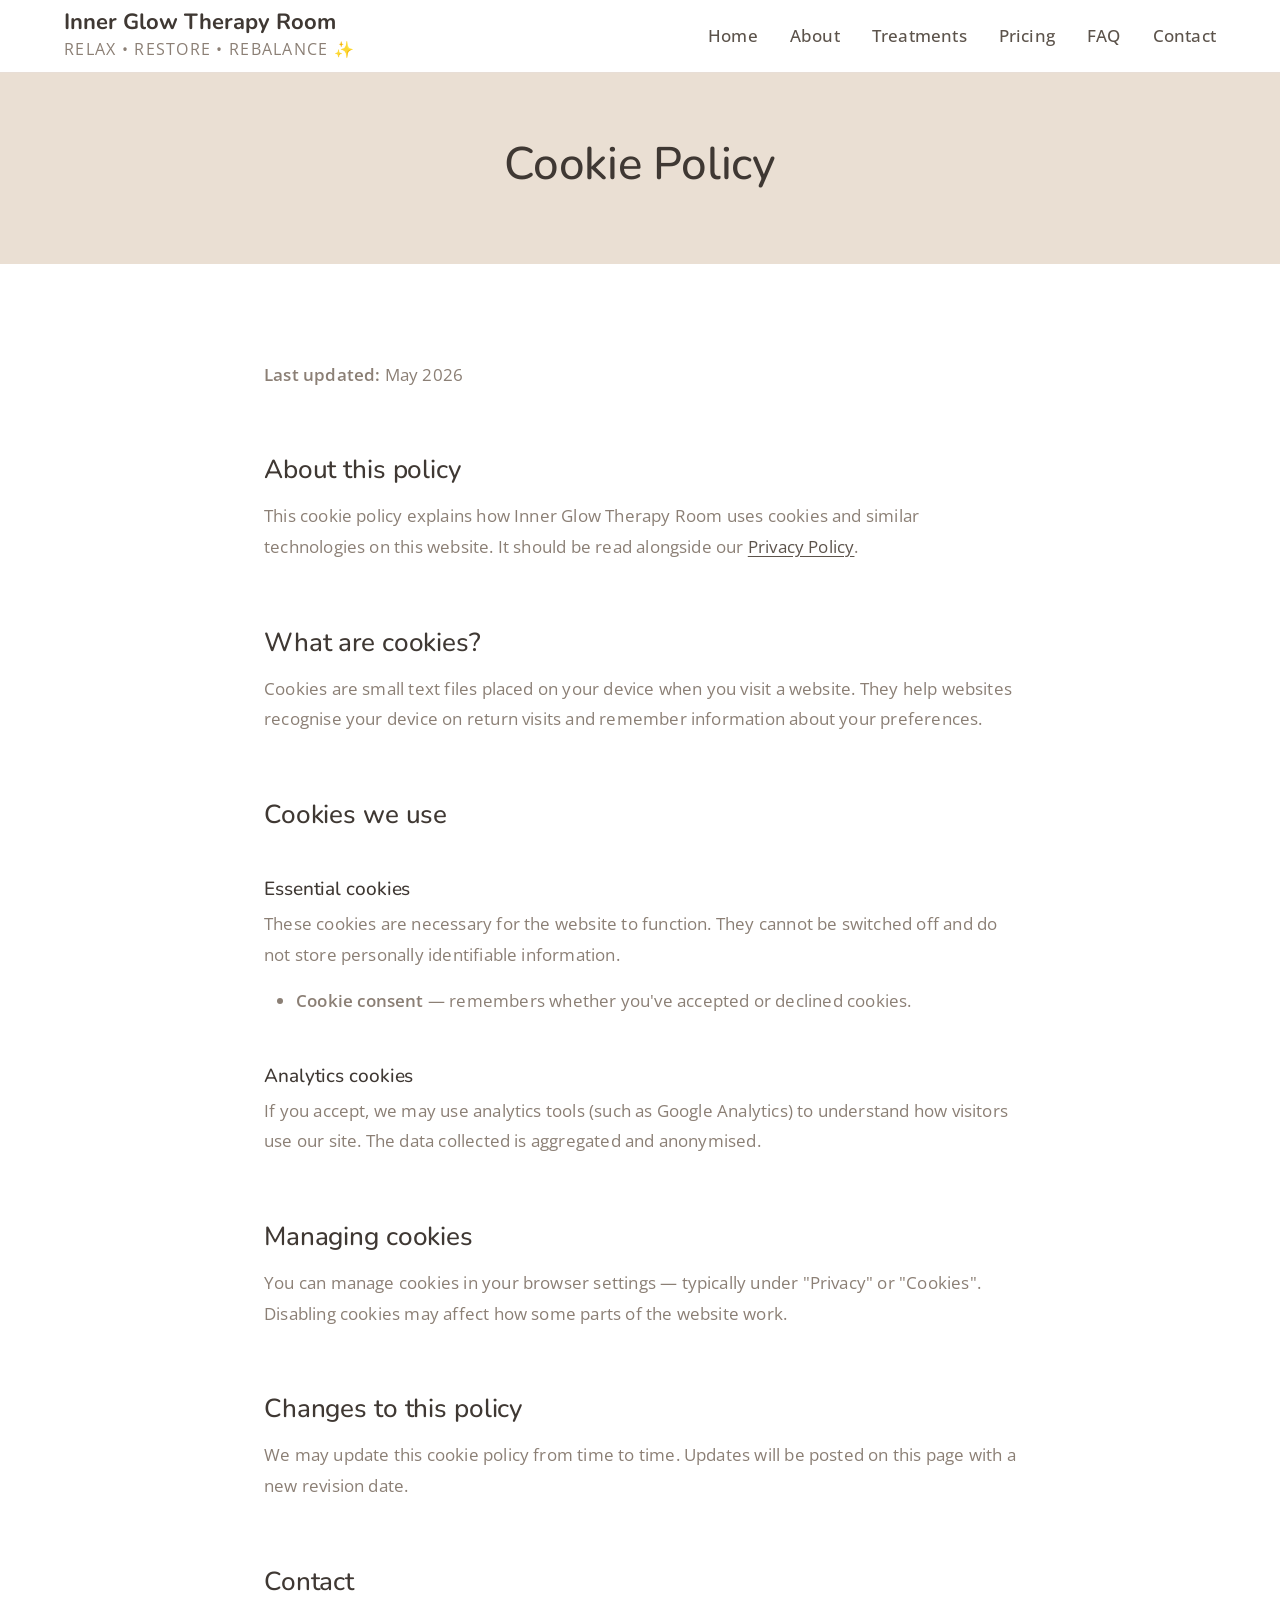
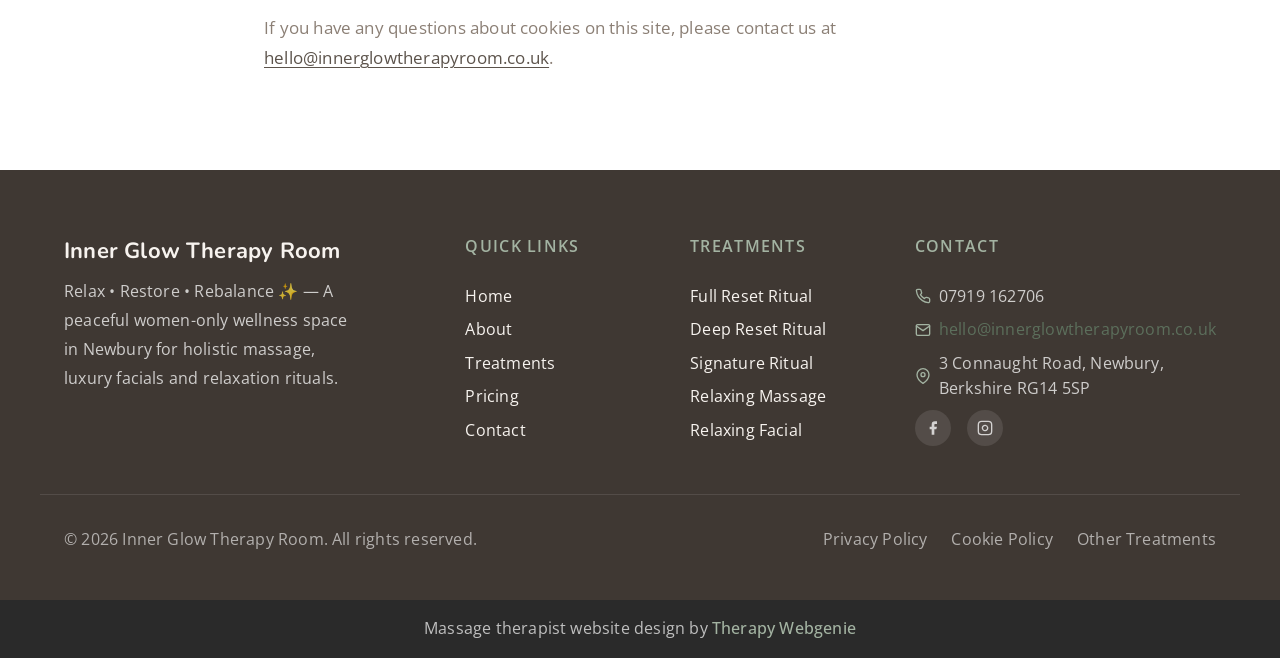
<file: cookies-policy.html>
<!DOCTYPE html>
<html lang="en">
<head>
  <meta charset="UTF-8">
  <meta name="viewport" content="width=device-width, initial-scale=1.0">
  <meta name="description" content="Cookie policy for Inner Glow Therapy Room, Newbury — how we use cookies on this website.">
  <meta name="author" content="Inner Glow Therapy Room">
  <meta name="robots" content="noindex">
  <title>Cookie Policy — Inner Glow Therapy Room, Newbury</title>
  <meta property="og:description" content="Learn how Inner Glow Therapy Room uses cookies and similar technologies on this website.">
  <meta property="og:title" content="Cookie Policy — Inner Glow Therapy Room, Newbury">
  <link rel="canonical" href="https://www.innerglowtherapyroom.co.uk/cookies-policy.html">
  <link rel="preconnect" href="https://fonts.googleapis.com">
  <link rel="preconnect" href="https://fonts.gstatic.com" crossorigin>
  <link rel="icon" href="images/favicon.png" type="image/png" sizes="96x96">
  <link rel="apple-touch-icon" href="images/apple-touch-icon.png">
  <link rel="stylesheet" href="css/base.css?v=1728">
  <link rel="stylesheet" href="css/components.css?v=1728">
  <link rel="stylesheet" href="css/theme.css?v=1728">
<!-- BEACON -->
<script>(function(){try{var u="https:\/\/editmy.site\/api\/hit\/13";var d=JSON.stringify({p:location.pathname,r:document.referrer});if(navigator.sendBeacon){navigator.sendBeacon(u,d);}else{fetch(u,{method:"POST",keepalive:true,body:d});}}catch(e){}})();</script>
<!-- /BEACON -->
</head>
<body>
  <a href="#main" class="skip-link">Skip to main content</a>
  <!-- SECTION: nav -->
  <nav class="nav" role="navigation" aria-label="Main navigation">
    <div class="container nav__inner">
      <a href="./" class="nav__brand">
        <span class="nav__name">Inner Glow Therapy Room</span>
        <span class="nav__title">Relax • Restore • Rebalance ✨</span>
      </a>
      <div class="nav__links">
        <a href="./" class="nav__link">Home</a>
        <a href="about.html" class="nav__link">About</a>
        <a href="treatments.html" class="nav__link">Treatments</a>
        <a href="pricing.html" class="nav__link">Pricing</a>
        <a href="faq.html" class="nav__link">FAQ</a>
        <a href="contact.html" class="nav__link">Contact</a>
      </div>
      <button class="nav__toggle" aria-label="Toggle menu" aria-expanded="false" aria-controls="mobile-menu">
        <span class="nav__toggle-bar"></span>
        <span class="nav__toggle-bar"></span>
        <span class="nav__toggle-bar"></span>
      </button>
    </div>
    <div class="nav__mobile" id="mobile-menu" role="menu">
      <a href="./" class="nav__link" role="menuitem">Home</a>
      <a href="about.html" class="nav__link" role="menuitem">About</a>
      <a href="treatments.html" class="nav__link" role="menuitem">Treatments</a>
      <a href="pricing.html" class="nav__link" role="menuitem">Pricing</a>
      <a href="faq.html" class="nav__link" role="menuitem">FAQ</a>
      <a href="contact.html" class="nav__link" role="menuitem">Contact</a>
    </div>
  </nav>
  <!-- /SECTION: nav -->
  <main id="main">
    <section class="page-header">
      <div class="container">
        <h1>Cookie Policy</h1>
      </div>
    </section>
    <section class="section">
      <div class="container container--narrow">
        <div class="privacy-content legal-content">
          <p><strong>Last updated:</strong> May 2026</p>
          <h2>About this policy</h2>
          <p>This cookie policy explains how Inner Glow Therapy Room uses cookies and similar technologies on this website. It should be read alongside our <a href="privacy.html">Privacy Policy</a>.</p>
          <h2>What are cookies?</h2>
          <p>Cookies are small text files placed on your device when you visit a website. They help websites recognise your device on return visits and remember information about your preferences.</p>
          <h2>Cookies we use</h2>
          <h3>Essential cookies</h3>
          <p>These cookies are necessary for the website to function. They cannot be switched off and do not store personally identifiable information.</p>
          <ul>
            <li><strong>Cookie consent</strong> — remembers whether you've accepted or declined cookies.</li>
          </ul>
          <h3>Analytics cookies</h3>
          <p>If you accept, we may use analytics tools (such as Google Analytics) to understand how visitors use our site. The data collected is aggregated and anonymised.</p>
          <h2>Managing cookies</h2>
          <p>You can manage cookies in your browser settings — typically under "Privacy" or "Cookies". Disabling cookies may affect how some parts of the website work.</p>
          <h2>Changes to this policy</h2>
          <p>We may update this cookie policy from time to time. Updates will be posted on this page with a new revision date.</p>
          <h2>Contact</h2>
          <p>If you have any questions about cookies on this site, please contact us at <a href="mailto:hello@innerglowtherapyroom.co.uk">hello@innerglowtherapyroom.co.uk</a>.</p>
        </div>
      </div>
    </section>
  </main>
  <!-- SECTION: footer -->
  <footer class="footer">
    <div class="container footer__inner">
      <div class="footer__brand">
        <p class="footer__brand-name">Inner Glow Therapy Room</p>
        <p class="footer__brand-text">Relax • Restore • Rebalance ✨ — A peaceful women-only wellness space in Newbury for holistic massage, luxury facials and relaxation rituals.</p>
      </div>
      <div class="footer__col">
        <p class="footer__heading">Quick Links</p>
        <div class="footer__links">
          <a href="./" class="footer__link">Home</a>
          <a href="about.html" class="footer__link">About</a>
          <a href="treatments.html" class="footer__link">Treatments</a>
          <a href="pricing.html" class="footer__link">Pricing</a>
          <a href="contact.html" class="footer__link">Contact</a>
        </div>
      </div>
      <div class="footer__col">
        <p class="footer__heading">Treatments</p>
        <div class="footer__links">
          <a href="treatments.html" class="footer__link">Full Reset Ritual</a>
          <a href="treatments.html" class="footer__link">Deep Reset Ritual</a>
          <a href="treatments.html" class="footer__link">Signature Ritual</a>
          <a href="treatments.html" class="footer__link">Relaxing Massage</a>
          <a href="treatments.html" class="footer__link">Relaxing Facial</a>
        </div>
      </div>
      <div class="footer__col">
        <p class="footer__heading">Contact</p>
        <div class="footer__contact-item">
          <svg xmlns="http://www.w3.org/2000/svg" viewBox="0 0 24 24" fill="none" stroke="currentColor" stroke-width="2" stroke-linecap="round" stroke-linejoin="round"><path d="M22 16.92v3a2 2 0 0 1-2.18 2 19.79 19.79 0 0 1-8.63-3.07 19.5 19.5 0 0 1-6-6 19.79 19.79 0 0 1-3.07-8.67A2 2 0 0 1 4.11 2h3a2 2 0 0 1 2 1.72 12.84 12.84 0 0 0 .7 2.81 2 2 0 0 1-.45 2.11L8.09 9.91a16 16 0 0 0 6 6l1.27-1.27a2 2 0 0 1 2.11-.45 12.84 12.84 0 0 0 2.81.7A2 2 0 0 1 22 16.92z"></path></svg>
          <span>07919 162706</span>
        </div>
        <div class="footer__contact-item">
          <svg xmlns="http://www.w3.org/2000/svg" viewBox="0 0 24 24" fill="none" stroke="currentColor" stroke-width="2" stroke-linecap="round" stroke-linejoin="round"><path d="M4 4h16c1.1 0 2 .9 2 2v12c0 1.1-.9 2-2 2H4c-1.1 0-2-.9-2-2V6c0-1.1.9-2 2-2z"></path><polyline points="22,6 12,13 2,6"></polyline></svg>
          <a href="mailto:hello@innerglowtherapyroom.co.uk">hello@innerglowtherapyroom.co.uk</a>
        </div>
        <div class="footer__contact-item">
          <svg xmlns="http://www.w3.org/2000/svg" viewBox="0 0 24 24" fill="none" stroke="currentColor" stroke-width="2" stroke-linecap="round" stroke-linejoin="round"><path d="M21 10c0 7-9 13-9 13s-9-6-9-13a9 9 0 0 1 18 0z"></path><circle cx="12" cy="10" r="3"></circle></svg>
          <span>3 Connaught Road, Newbury, Berkshire RG14 5SP</span>
        </div>
        <div class="footer__social">
          <!-- PROFILE:social_facebook --><a href="https://www.facebook.com/innerglowtherapyroom" aria-label="Facebook" target="_blank" rel="noopener noreferrer"><svg viewBox="0 0 24 24" fill="currentColor" aria-hidden="true"><path d="M18 2h-3a5 5 0 0 0-5 5v3H7v4h3v8h4v-8h3l1-4h-4V7a1 1 0 0 1 1-1h3z"/></svg></a><!-- /PROFILE:social_facebook -->
          <!-- PROFILE:social_instagram --><a href="https://www.instagram.com/innerglowtherapyroom" aria-label="Instagram" target="_blank" rel="noopener noreferrer"><svg viewBox="0 0 24 24" fill="none" stroke="currentColor" stroke-width="2" aria-hidden="true"><rect x="2" y="2" width="20" height="20" rx="5" ry="5"/><path d="M16 11.37A4 4 0 1 1 12.63 8 4 4 0 0 1 16 11.37z"/><line x1="17.5" y1="6.5" x2="17.51" y2="6.5"/></svg></a><!-- /PROFILE:social_instagram -->
        </div>
      </div>
    </div>
    <div class="container footer__bottom">
      <p class="footer__copyright">&copy; <script>document.write(new Date().getFullYear())</script> Inner Glow Therapy Room. All rights reserved.</p>
      <div class="footer__legal">
        <a href="privacy.html">Privacy Policy</a>
        <a href="cookies-policy.html">Cookie Policy</a>
        <a href="other-treatments.html">Other Treatments</a>
      </div>
    </div>
  </footer>
  <!-- /SECTION: footer -->
  <div class="site-credit">
    <p>Massage therapist website design by <a href="https://www.therapywebgenie.com/websites-for-therapists/body-based-practitioners/" target="_blank" rel="noopener nofollow">Therapy Webgenie</a></p>
  </div>
  <button class="back-to-top" aria-label="Back to top">
    <svg xmlns="http://www.w3.org/2000/svg" viewBox="0 0 24 24" fill="none" stroke="currentColor" stroke-width="2" stroke-linecap="round" stroke-linejoin="round"><polyline points="18 15 12 9 6 15"></polyline></svg>
  </button>
  <script src="js/main.js"></script>
</body>
</html>
</file>
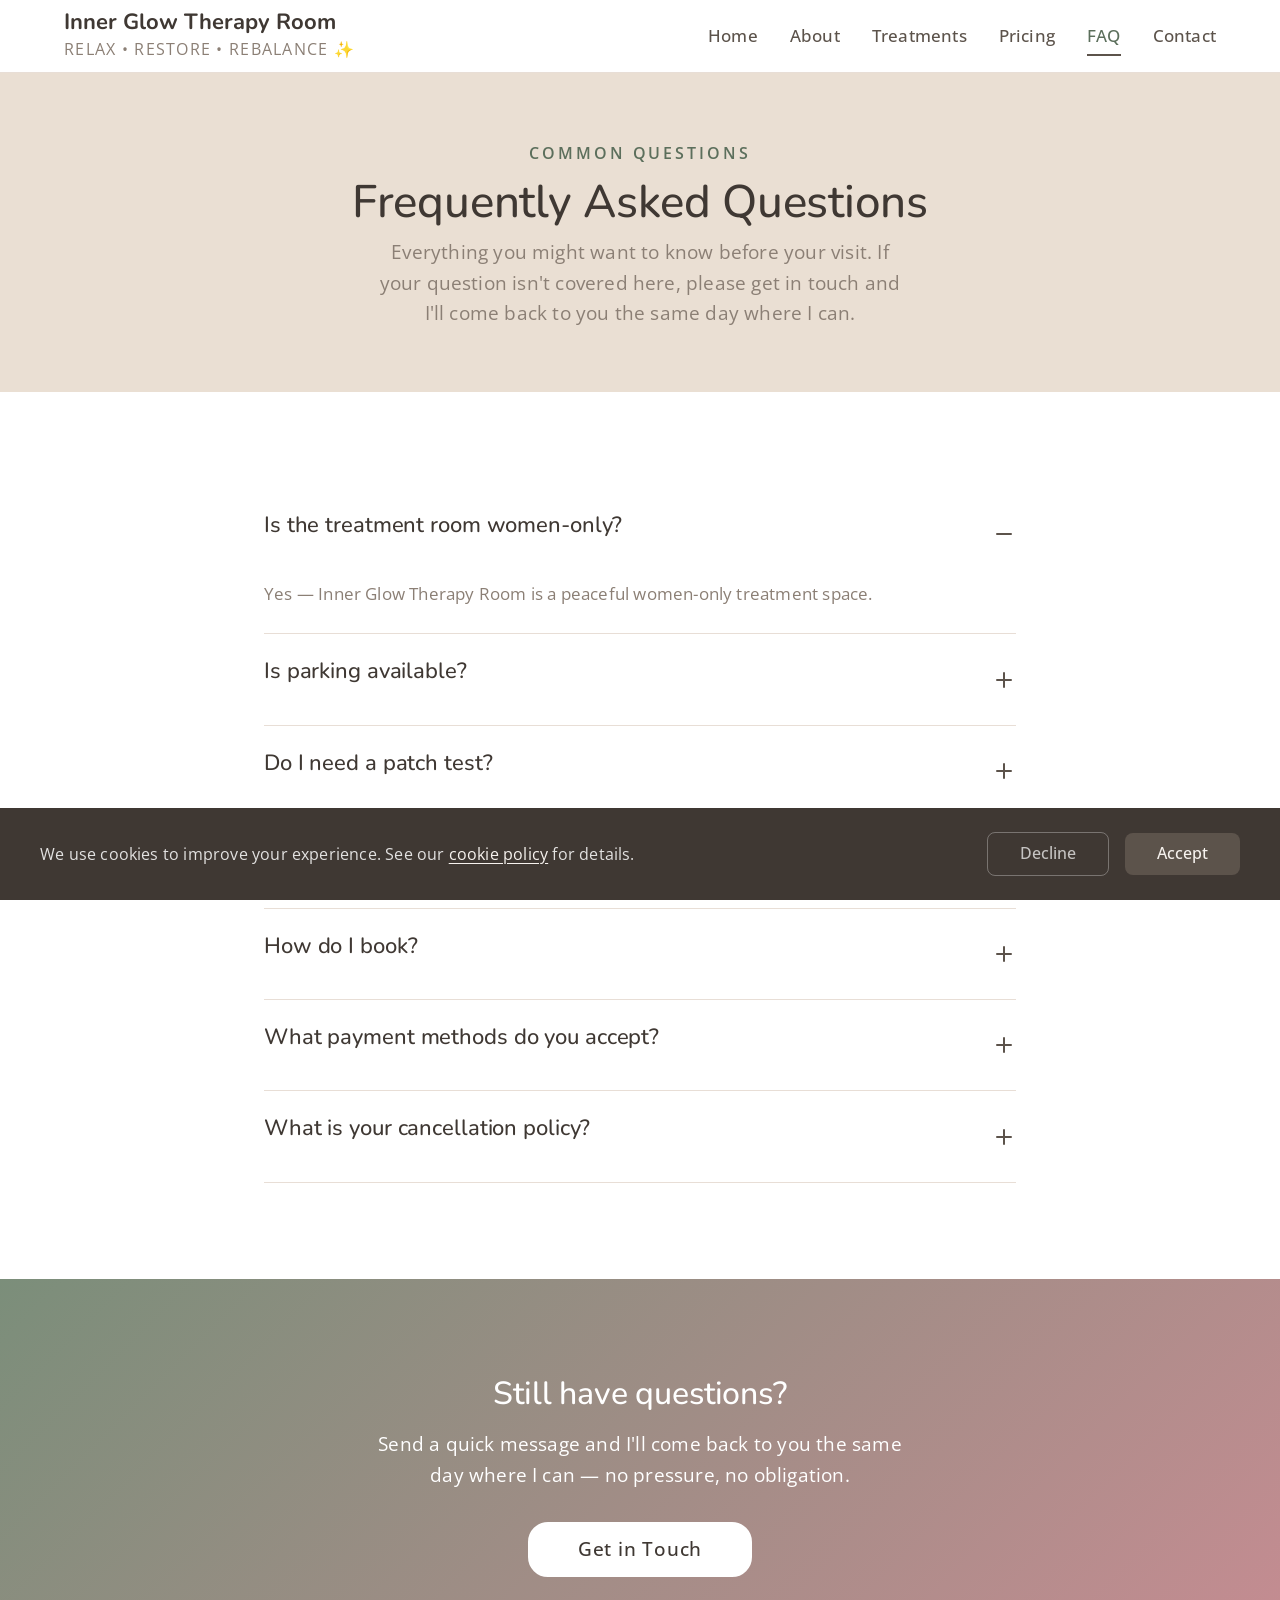
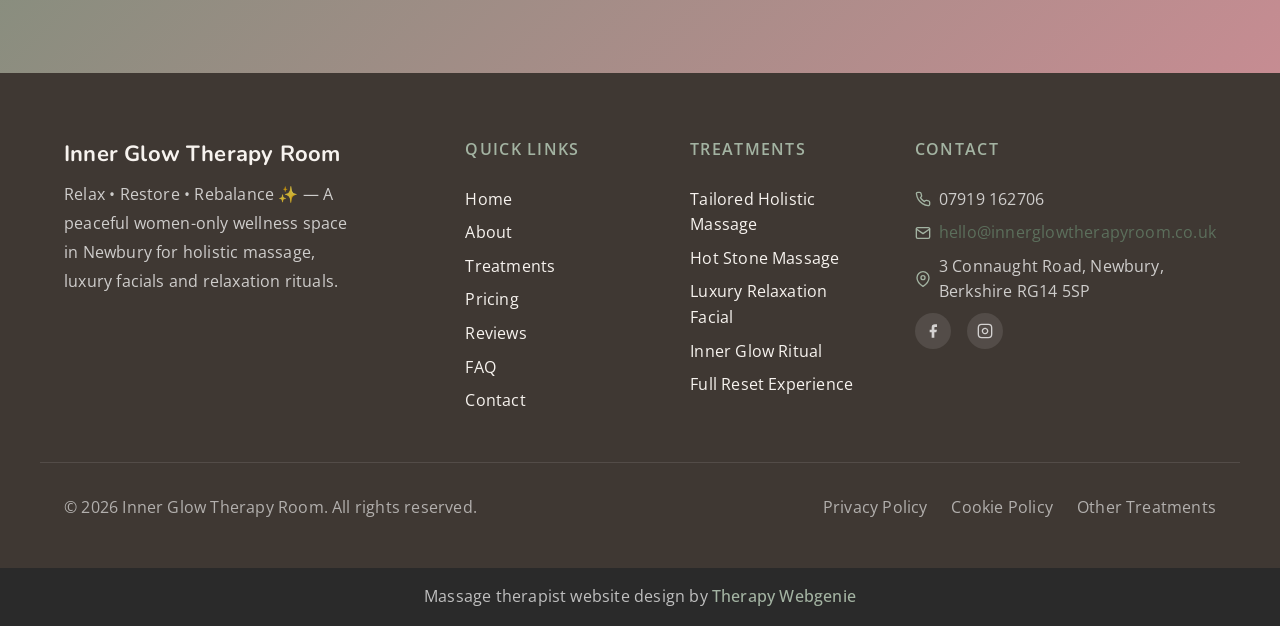
<file: faq.html>
<!DOCTYPE html>
<html lang="en">
<head>
  <meta charset="UTF-8">
  <meta name="viewport" content="width=device-width, initial-scale=1.0">
  <meta name="description" content="Get answers to common questions about visiting Inner Glow Therapy Room — booking, cancellations, parking, what to expect and gift vouchers.">
  <meta name="robots" content="max-image-preview:large">
  <title>FAQ — Inner Glow Therapy Room, Newbury</title>
  <link rel="canonical" href="https://www.innerglowtherapyroom.co.uk/faq.html">
  <meta property="og:type" content="website">
  <meta property="og:url" content="https://www.innerglowtherapyroom.co.uk/faq.html">
  <meta property="og:title" content="FAQ — Inner Glow Therapy Room, Newbury">
  <meta property="og:description" content="Common questions about visiting the therapy room — first visits, cancellations, parking and what to expect.">
  <link rel="preconnect" href="https://fonts.googleapis.com">
  <link rel="preconnect" href="https://fonts.gstatic.com" crossorigin>
  <link rel="icon" href="images/favicon.png" type="image/png" sizes="96x96">
  <link rel="apple-touch-icon" href="images/apple-touch-icon.png">
  <link rel="stylesheet" href="css/base.css?v=1728">
  <link rel="stylesheet" href="css/components.css?v=1728">
  <link rel="stylesheet" href="css/theme.css?v=1728">
  <!-- PROFILE:schema -->
    <script type="application/ld+json">
    {
    "@context": "https://schema.org",
    "@type": "LocalBusiness",
    "url": "https://www.innerglowtherapyroom.co.uk",
    "email": "hello@innerglowtherapyroom.co.uk",
    "sameAs": [
        "https://www.facebook.com/innerglowtherapyroom",
        "https://www.instagram.com/innerglowtherapyroom"
    ]
}
    </script>
<!-- /PROFILE:schema -->
<script type="application/ld+json" data-te-schema="1">
{
    "@context": "https://schema.org",
    "@graph": [
        {
            "@type": "BreadcrumbList",
            "@id": "https://www.innerglowtherapyroom.co.uk/faq.html#breadcrumb",
            "itemListElement": [
                {
                    "@type": "ListItem",
                    "position": 1,
                    "name": "Home",
                    "item": "https://www.innerglowtherapyroom.co.uk/"
                },
                {
                    "@type": "ListItem",
                    "position": 2,
                    "name": "FAQ",
                    "item": "https://www.innerglowtherapyroom.co.uk/faq.html"
                }
            ]
        },
        {
            "@type": "FAQPage",
            "@id": "https://www.innerglowtherapyroom.co.uk/faq.html#faq",
            "mainEntity": [
                {
                    "@type": "Question",
                    "name": "Is the treatment room women-only?",
                    "acceptedAnswer": {
                        "@type": "Answer",
                        "text": "Yes — Inner Glow Therapy Room is a peaceful women-only treatment space."
                    }
                },
                {
                    "@type": "Question",
                    "name": "Is parking available?",
                    "acceptedAnswer": {
                        "@type": "Answer",
                        "text": "Yes, parking details will be provided when booking your appointment."
                    }
                },
                {
                    "@type": "Question",
                    "name": "Do I need a patch test?",
                    "acceptedAnswer": {
                        "@type": "Answer",
                        "text": "Patch tests may be required for certain tinting treatments."
                    }
                },
                {
                    "@type": "Question",
                    "name": "What should I wear for my treatment?",
                    "acceptedAnswer": {
                        "@type": "Answer",
                        "text": "You should wear whatever feels comfortable for you. Guidance will be provided before your treatment begins."
                    }
                },
                {
                    "@type": "Question",
                    "name": "How do I book?",
                    "acceptedAnswer": {
                        "@type": "Answer",
                        "text": "Appointments can be booked via message, Instagram or the website contact form."
                    }
                },
                {
                    "@type": "Question",
                    "name": "What payment methods do you accept?",
                    "acceptedAnswer": {
                        "@type": "Answer",
                        "text": "Payment information can be confirmed when booking."
                    }
                },
                {
                    "@type": "Question",
                    "name": "What is your cancellation policy?",
                    "acceptedAnswer": {
                        "@type": "Answer",
                        "text": "Please provide at least 24 hours notice where possible for cancellations or appointment changes."
                    }
                }
            ]
        }
    ]
}
</script>
<!-- BEACON -->
<script>(function(){try{var u="https:\/\/editmy.site\/api\/hit\/13";var d=JSON.stringify({p:location.pathname,r:document.referrer});if(navigator.sendBeacon){navigator.sendBeacon(u,d);}else{fetch(u,{method:"POST",keepalive:true,body:d});}}catch(e){}})();</script>
<!-- /BEACON -->
</head>
<body>
  <a href="#main" class="skip-link">Skip to main content</a>
  <!-- SECTION: nav -->
  <nav class="nav" role="navigation" aria-label="Main navigation">
    <div class="container nav__inner">
      <a href="./" class="nav__brand">
        <!-- PROFILE:logo --><!-- /PROFILE:logo -->
        <span class="nav__name"><!-- PROFILE:site_title -->Inner Glow Therapy Room<!-- /PROFILE:site_title --></span>
        <span class="nav__title"><!-- PROFILE:site_slogan -->Relax • Restore • Rebalance ✨<!-- /PROFILE:site_slogan --></span>
      </a>
      <div class="nav__links">
        <a href="./" class="nav__link">Home</a>
        <a href="about.html" class="nav__link">About</a>
        <a href="treatments.html" class="nav__link">Treatments</a>
        <a href="pricing.html" class="nav__link">Pricing</a>
        <a href="faq.html" class="nav__link nav__link--active">FAQ</a>
        <a href="contact.html" class="nav__link">Contact</a>
      </div>
      <button class="nav__toggle" aria-label="Toggle menu" aria-expanded="false" aria-controls="mobile-menu">
        <span class="nav__toggle-bar"></span>
        <span class="nav__toggle-bar"></span>
        <span class="nav__toggle-bar"></span>
      </button>
    </div>
    <div class="nav__mobile" id="mobile-menu" role="menu">
      <a href="./" class="nav__link" role="menuitem">Home</a>
      <a href="about.html" class="nav__link" role="menuitem">About</a>
      <a href="treatments.html" class="nav__link" role="menuitem">Treatments</a>
      <a href="pricing.html" class="nav__link" role="menuitem">Pricing</a>
      <a href="faq.html" class="nav__link nav__link--active" role="menuitem">FAQ</a>
      <a href="contact.html" class="nav__link" role="menuitem">Contact</a>
    </div>
  </nav>
  <!-- /SECTION: nav -->
  <!-- Compact scroll header -->
  <div class="nav-scroll" aria-hidden="true">
    <div class="container nav-scroll__inner">
      <div class="nav-scroll__brand">
        <span class="nav-scroll__name"><!-- PROFILE:site_title -->Inner Glow Therapy Room<!-- /PROFILE:site_title --></span>
        <span class="nav-scroll__title"><!-- PROFILE:site_slogan -->Relax • Restore • Rebalance ✨<!-- /PROFILE:site_slogan --></span>
      </div>
      <div class="nav-scroll__right">
        <a href="tel:07919162706" class="nav-scroll__phone">
          <svg xmlns="http://www.w3.org/2000/svg" viewBox="0 0 24 24" fill="none" stroke="currentColor" stroke-width="2" stroke-linecap="round" stroke-linejoin="round"><path d="M22 16.92v3a2 2 0 0 1-2.18 2 19.79 19.79 0 0 1-8.63-3.07 19.5 19.5 0 0 1-6-6 19.79 19.79 0 0 1-3.07-8.67A2 2 0 0 1 4.11 2h3a2 2 0 0 1 2 1.72c.127.96.361 1.903.7 2.81a2 2 0 0 1-.45 2.11L8.09 9.91a16 16 0 0 0 6 6l1.27-1.27a2 2 0 0 1 2.11-.45c.907.339 1.85.573 2.81.7A2 2 0 0 1 22 16.92z"></path></svg>
          07919 162706
        </a>
        <a href="tel:07919162706" class="nav-scroll__phone-icon" aria-label="Call Inner Glow Therapy Room">
          <svg xmlns="http://www.w3.org/2000/svg" viewBox="0 0 24 24" fill="none" stroke="currentColor" stroke-width="2" stroke-linecap="round" stroke-linejoin="round"><path d="M22 16.92v3a2 2 0 0 1-2.18 2 19.79 19.79 0 0 1-8.63-3.07 19.5 19.5 0 0 1-6-6 19.79 19.79 0 0 1-3.07-8.67A2 2 0 0 1 4.11 2h3a2 2 0 0 1 2 1.72c.127.96.361 1.903.7 2.81a2 2 0 0 1-.45 2.11L8.09 9.91a16 16 0 0 0 6 6l1.27-1.27a2 2 0 0 1 2.11-.45c.907.339 1.85.573 2.81.7A2 2 0 0 1 22 16.92z"></path></svg>
        </a>
        <button class="nav-scroll__toggle" aria-label="Toggle menu">
          <span class="nav-scroll__toggle-bar"></span>
          <span class="nav-scroll__toggle-bar"></span>
          <span class="nav-scroll__toggle-bar"></span>
        </button>
      </div>
    </div>
  </div>
  <main id="main">
    <!-- SECTION: page-header -->
    <section class="page-header">
      <div class="container">
        <span class="section-label">Common Questions</span>
        <h1>Frequently Asked Questions</h1>
        <p>Everything you might want to know before your visit. If your question isn't covered here, please get in touch and I'll come back to you the same day where I can.</p>
      </div>
    </section>
    <!-- /SECTION: page-header -->
    <!-- SECTION: faq -->
    <section class="section">
      <div class="container container--narrow">
        <div class="accordion">
          <div class="accordion__item accordion__item--open">
            <button class="accordion__trigger" aria-expanded="true">
              <h4>Is the treatment room women-only?</h4>
              <svg class="accordion__icon" xmlns="http://www.w3.org/2000/svg" viewBox="0 0 24 24" fill="none" stroke="currentColor" stroke-width="2" stroke-linecap="round" stroke-linejoin="round"><line x1="5" y1="12" x2="19" y2="12"></line><line class="accordion__icon-vertical" x1="12" y1="5" x2="12" y2="19"></line></svg>
            </button>
            <div class="accordion__content">
              <p>Yes — Inner Glow Therapy Room is a peaceful women-only treatment space.</p>
            </div>
          </div>
          <div class="accordion__item">
            <button class="accordion__trigger" aria-expanded="false">
              <h4>Is parking available?</h4>
              <svg class="accordion__icon" xmlns="http://www.w3.org/2000/svg" viewBox="0 0 24 24" fill="none" stroke="currentColor" stroke-width="2" stroke-linecap="round" stroke-linejoin="round"><line x1="5" y1="12" x2="19" y2="12"></line><line class="accordion__icon-vertical" x1="12" y1="5" x2="12" y2="19"></line></svg>
            </button>
            <div class="accordion__content">
              <p>Yes, parking details will be provided when booking your appointment.</p>
            </div>
          </div>
          <div class="accordion__item">
            <button class="accordion__trigger" aria-expanded="false">
              <h4>Do I need a patch test?</h4>
              <svg class="accordion__icon" xmlns="http://www.w3.org/2000/svg" viewBox="0 0 24 24" fill="none" stroke="currentColor" stroke-width="2" stroke-linecap="round" stroke-linejoin="round"><line x1="5" y1="12" x2="19" y2="12"></line><line class="accordion__icon-vertical" x1="12" y1="5" x2="12" y2="19"></line></svg>
            </button>
            <div class="accordion__content">
              <p>Patch tests may be required for certain tinting treatments.</p>
            </div>
          </div>
          <div class="accordion__item">
            <button class="accordion__trigger" aria-expanded="false">
              <h4>What should I wear for my treatment?</h4>
              <svg class="accordion__icon" xmlns="http://www.w3.org/2000/svg" viewBox="0 0 24 24" fill="none" stroke="currentColor" stroke-width="2" stroke-linecap="round" stroke-linejoin="round"><line x1="5" y1="12" x2="19" y2="12"></line><line class="accordion__icon-vertical" x1="12" y1="5" x2="12" y2="19"></line></svg>
            </button>
            <div class="accordion__content">
              <p>You should wear whatever feels comfortable for you. Guidance will be provided before your treatment begins.</p>
            </div>
          </div>
          <div class="accordion__item">
            <button class="accordion__trigger" aria-expanded="false">
              <h4>How do I book?</h4>
              <svg class="accordion__icon" xmlns="http://www.w3.org/2000/svg" viewBox="0 0 24 24" fill="none" stroke="currentColor" stroke-width="2" stroke-linecap="round" stroke-linejoin="round"><line x1="5" y1="12" x2="19" y2="12"></line><line class="accordion__icon-vertical" x1="12" y1="5" x2="12" y2="19"></line></svg>
            </button>
            <div class="accordion__content">
              <p>Appointments can be booked via message, Instagram or the website contact form.</p>
            </div>
          </div>
          <div class="accordion__item">
            <button class="accordion__trigger" aria-expanded="false">
              <h4>What payment methods do you accept?</h4>
              <svg class="accordion__icon" xmlns="http://www.w3.org/2000/svg" viewBox="0 0 24 24" fill="none" stroke="currentColor" stroke-width="2" stroke-linecap="round" stroke-linejoin="round"><line x1="5" y1="12" x2="19" y2="12"></line><line class="accordion__icon-vertical" x1="12" y1="5" x2="12" y2="19"></line></svg>
            </button>
            <div class="accordion__content">
              <p>Payment information can be confirmed when booking.</p>
            </div>
          </div>
          <div class="accordion__item">
            <button class="accordion__trigger" aria-expanded="false">
              <h4>What is your cancellation policy?</h4>
              <svg class="accordion__icon" xmlns="http://www.w3.org/2000/svg" viewBox="0 0 24 24" fill="none" stroke="currentColor" stroke-width="2" stroke-linecap="round" stroke-linejoin="round"><line x1="5" y1="12" x2="19" y2="12"></line><line class="accordion__icon-vertical" x1="12" y1="5" x2="12" y2="19"></line></svg>
            </button>
            <div class="accordion__content">
              <p>Please provide at least 24 hours notice where possible for cancellations or appointment changes.</p>
            </div>
          </div>
        </div>
      </div>
    </section>
    <!-- /SECTION: faq -->
    <!-- SECTION: cta -->
    <section class="section cta-banner">
      <div class="container text-center">
        <h2>Still have questions?</h2>
        <p>Send a quick message and I'll come back to you the same day where I can — no pressure, no obligation.</p>
        <div class="cta-banner__buttons">
          <a href="contact.html" class="btn btn--accent">Get in Touch</a>
        </div>
      </div>
    </section>
    <!-- /SECTION: cta -->
  </main>
  <!-- SECTION: footer -->
  <footer class="footer">
    <div class="container footer__inner">
      <div class="footer__brand">
        <p class="footer__brand-name">Inner Glow Therapy Room</p>
        <p class="footer__brand-text">Relax • Restore • Rebalance ✨ — A peaceful women-only wellness space in Newbury for holistic massage, luxury facials and relaxation rituals.</p>
      </div>
      <div class="footer__col">
        <p class="footer__heading">Quick Links</p>
        <div class="footer__links">
          <a href="./" class="footer__link">Home</a>
          <a href="about.html" class="footer__link">About</a>
          <a href="treatments.html" class="footer__link">Treatments</a>
          <a href="pricing.html" class="footer__link">Pricing</a>
          <a href="reviews.html" class="footer__link">Reviews</a>
          <a href="faq.html" class="footer__link">FAQ</a>
          <a href="contact.html" class="footer__link">Contact</a>
        </div>
      </div>
      <div class="footer__col">
        <p class="footer__heading">Treatments</p>
        <div class="footer__links">
          <a href="treatments.html#service-massage" class="footer__link">Tailored Holistic Massage</a>
          <a href="treatments.html#service-massage" class="footer__link">Hot Stone Massage</a>
          <a href="treatments.html#service-facials" class="footer__link">Luxury Relaxation Facial</a>
          <a href="treatments.html#service-wellness" class="footer__link">Inner Glow Ritual</a>
          <a href="treatments.html#service-wellness" class="footer__link">Full Reset Experience</a>
        </div>
      </div>
      <div class="footer__col">
        <p class="footer__heading">Contact</p>
        <div class="footer__contact-item">
          <svg xmlns="http://www.w3.org/2000/svg" viewBox="0 0 24 24" fill="none" stroke="currentColor" stroke-width="2" stroke-linecap="round" stroke-linejoin="round"><path d="M22 16.92v3a2 2 0 0 1-2.18 2 19.79 19.79 0 0 1-8.63-3.07 19.5 19.5 0 0 1-6-6 19.79 19.79 0 0 1-3.07-8.67A2 2 0 0 1 4.11 2h3a2 2 0 0 1 2 1.72 12.84 12.84 0 0 0 .7 2.81 2 2 0 0 1-.45 2.11L8.09 9.91a16 16 0 0 0 6 6l1.27-1.27a2 2 0 0 1 2.11-.45 12.84 12.84 0 0 0 2.81.7A2 2 0 0 1 22 16.92z"></path></svg>
          <span>07919 162706</span>
        </div>
        <div class="footer__contact-item">
          <svg xmlns="http://www.w3.org/2000/svg" viewBox="0 0 24 24" fill="none" stroke="currentColor" stroke-width="2" stroke-linecap="round" stroke-linejoin="round"><path d="M4 4h16c1.1 0 2 .9 2 2v12c0 1.1-.9 2-2 2H4c-1.1 0-2-.9-2-2V6c0-1.1.9-2 2-2z"></path><polyline points="22,6 12,13 2,6"></polyline></svg>
          <a href="mailto:hello@innerglowtherapyroom.co.uk">hello@innerglowtherapyroom.co.uk</a>
        </div>
        <div class="footer__contact-item">
          <svg xmlns="http://www.w3.org/2000/svg" viewBox="0 0 24 24" fill="none" stroke="currentColor" stroke-width="2" stroke-linecap="round" stroke-linejoin="round"><path d="M21 10c0 7-9 13-9 13s-9-6-9-13a9 9 0 0 1 18 0z"></path><circle cx="12" cy="10" r="3"></circle></svg>
          <span>3 Connaught Road, Newbury, Berkshire RG14 5SP</span>
        </div>
        <div class="footer__social">
          <!-- PROFILE:social_facebook --><a href="https://www.facebook.com/innerglowtherapyroom" aria-label="Facebook" target="_blank" rel="noopener noreferrer"><svg viewBox="0 0 24 24" fill="currentColor" aria-hidden="true"><path d="M18 2h-3a5 5 0 0 0-5 5v3H7v4h3v8h4v-8h3l1-4h-4V7a1 1 0 0 1 1-1h3z"/></svg></a><!-- /PROFILE:social_facebook -->
          <!-- PROFILE:social_instagram --><a href="https://www.instagram.com/innerglowtherapyroom" aria-label="Instagram" target="_blank" rel="noopener noreferrer"><svg viewBox="0 0 24 24" fill="none" stroke="currentColor" stroke-width="2" aria-hidden="true"><rect x="2" y="2" width="20" height="20" rx="5" ry="5"/><path d="M16 11.37A4 4 0 1 1 12.63 8 4 4 0 0 1 16 11.37z"/><line x1="17.5" y1="6.5" x2="17.51" y2="6.5"/></svg></a><!-- /PROFILE:social_instagram -->
        </div>
      </div>
    </div>
    <div class="container footer__bottom">
      <p class="footer__copyright">&copy; <script>document.write(new Date().getFullYear())</script> Inner Glow Therapy Room. All rights reserved.</p>
      <div class="footer__legal">
        <a href="privacy.html">Privacy Policy</a>
        <a href="cookies-policy.html">Cookie Policy</a>
        <a href="other-treatments.html">Other Treatments</a>
      </div>
    </div>
  </footer>
  <!-- /SECTION: footer -->
  <div class="site-credit">
    <p>Massage therapist website design by <a href="https://www.therapywebgenie.com/websites-for-therapists/body-based-practitioners/" target="_blank" rel="noopener nofollow">Therapy Webgenie</a></p>
  </div>
  <div class="cookie-banner" role="dialog" aria-label="Cookie consent">
    <div class="cookie-banner__inner">
      <p class="cookie-banner__text">We use cookies to improve your experience. See our <a href="cookies-policy.html">cookie policy</a> for details.</p>
      <div class="cookie-banner__buttons"><button class="cookie-banner__accept">Accept</button><button class="cookie-banner__decline">Decline</button></div>
    </div>
  </div>
  <button class="back-to-top" aria-label="Back to top">
    <svg xmlns="http://www.w3.org/2000/svg" viewBox="0 0 24 24" fill="none" stroke="currentColor" stroke-width="2" stroke-linecap="round" stroke-linejoin="round"><polyline points="18 15 12 9 6 15"></polyline></svg>
  </button>
  <script src="js/main.js"></script>
</body>
</html>
</file>
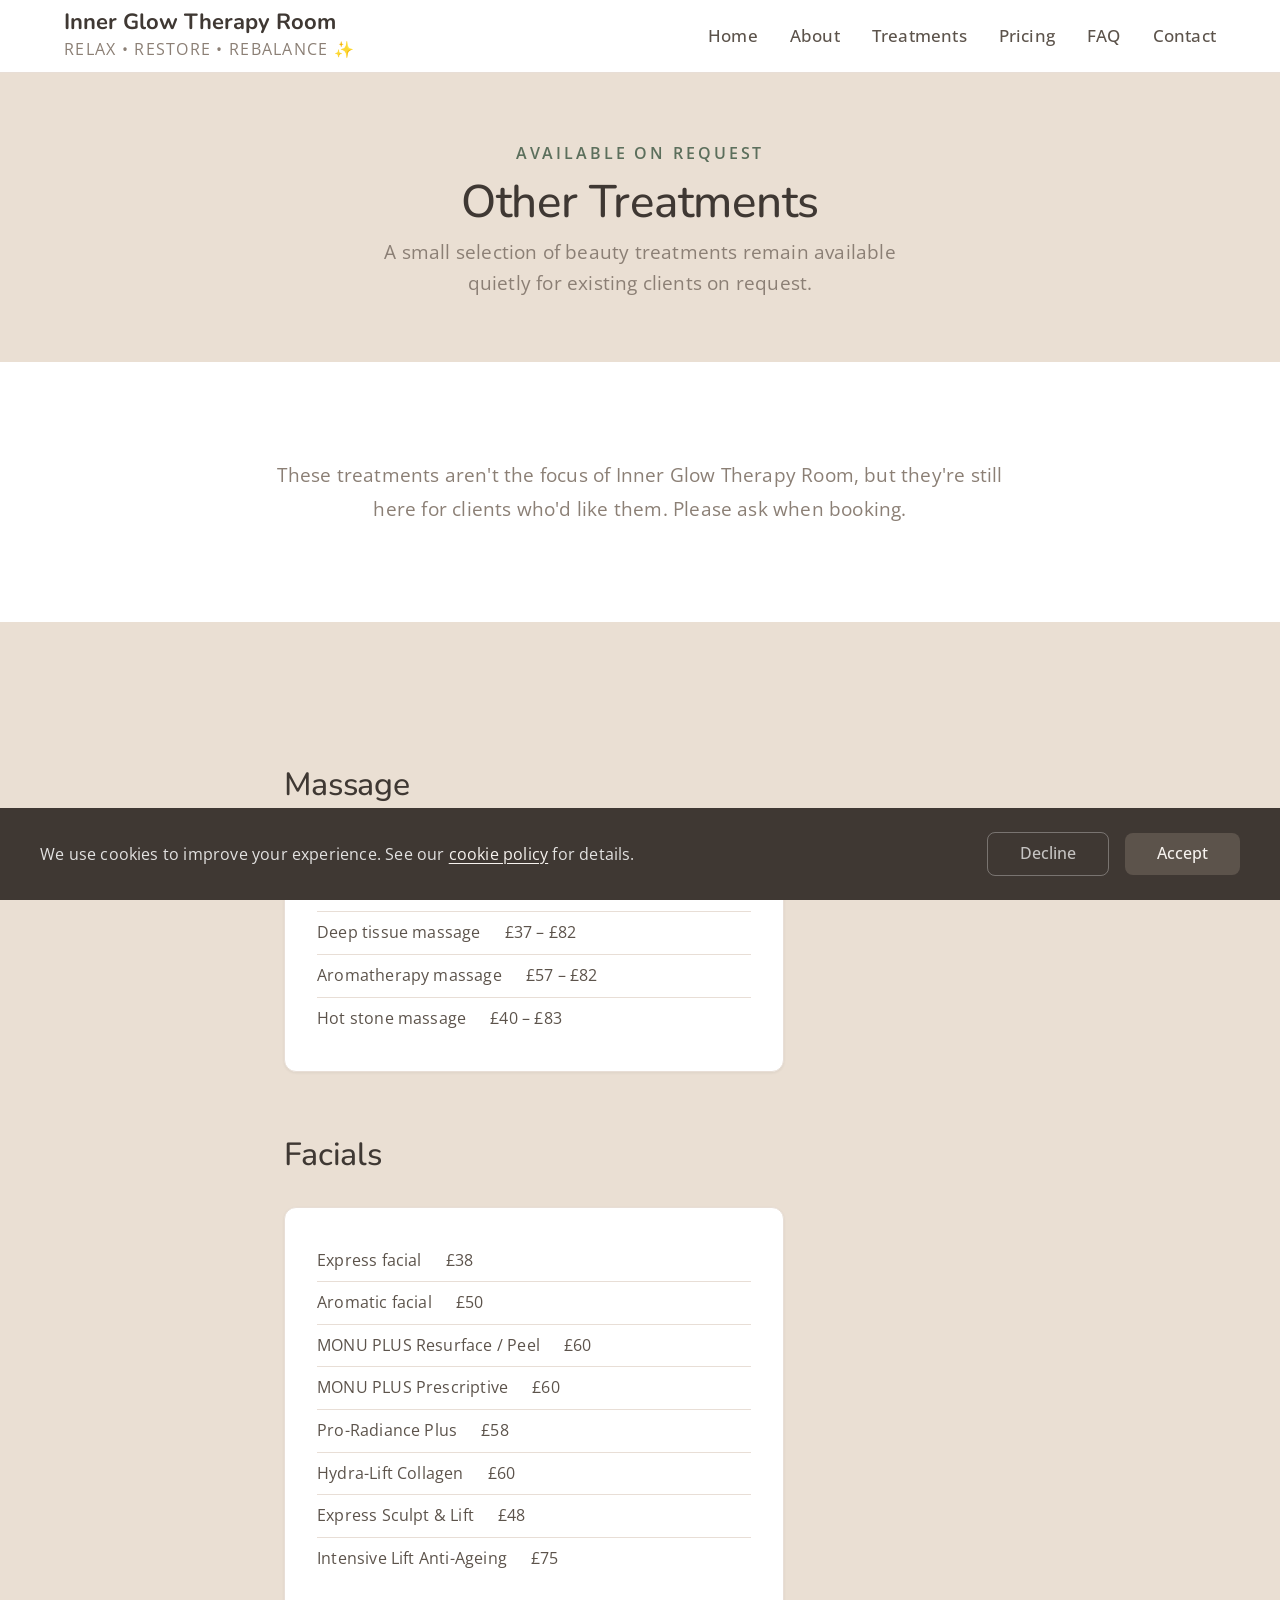
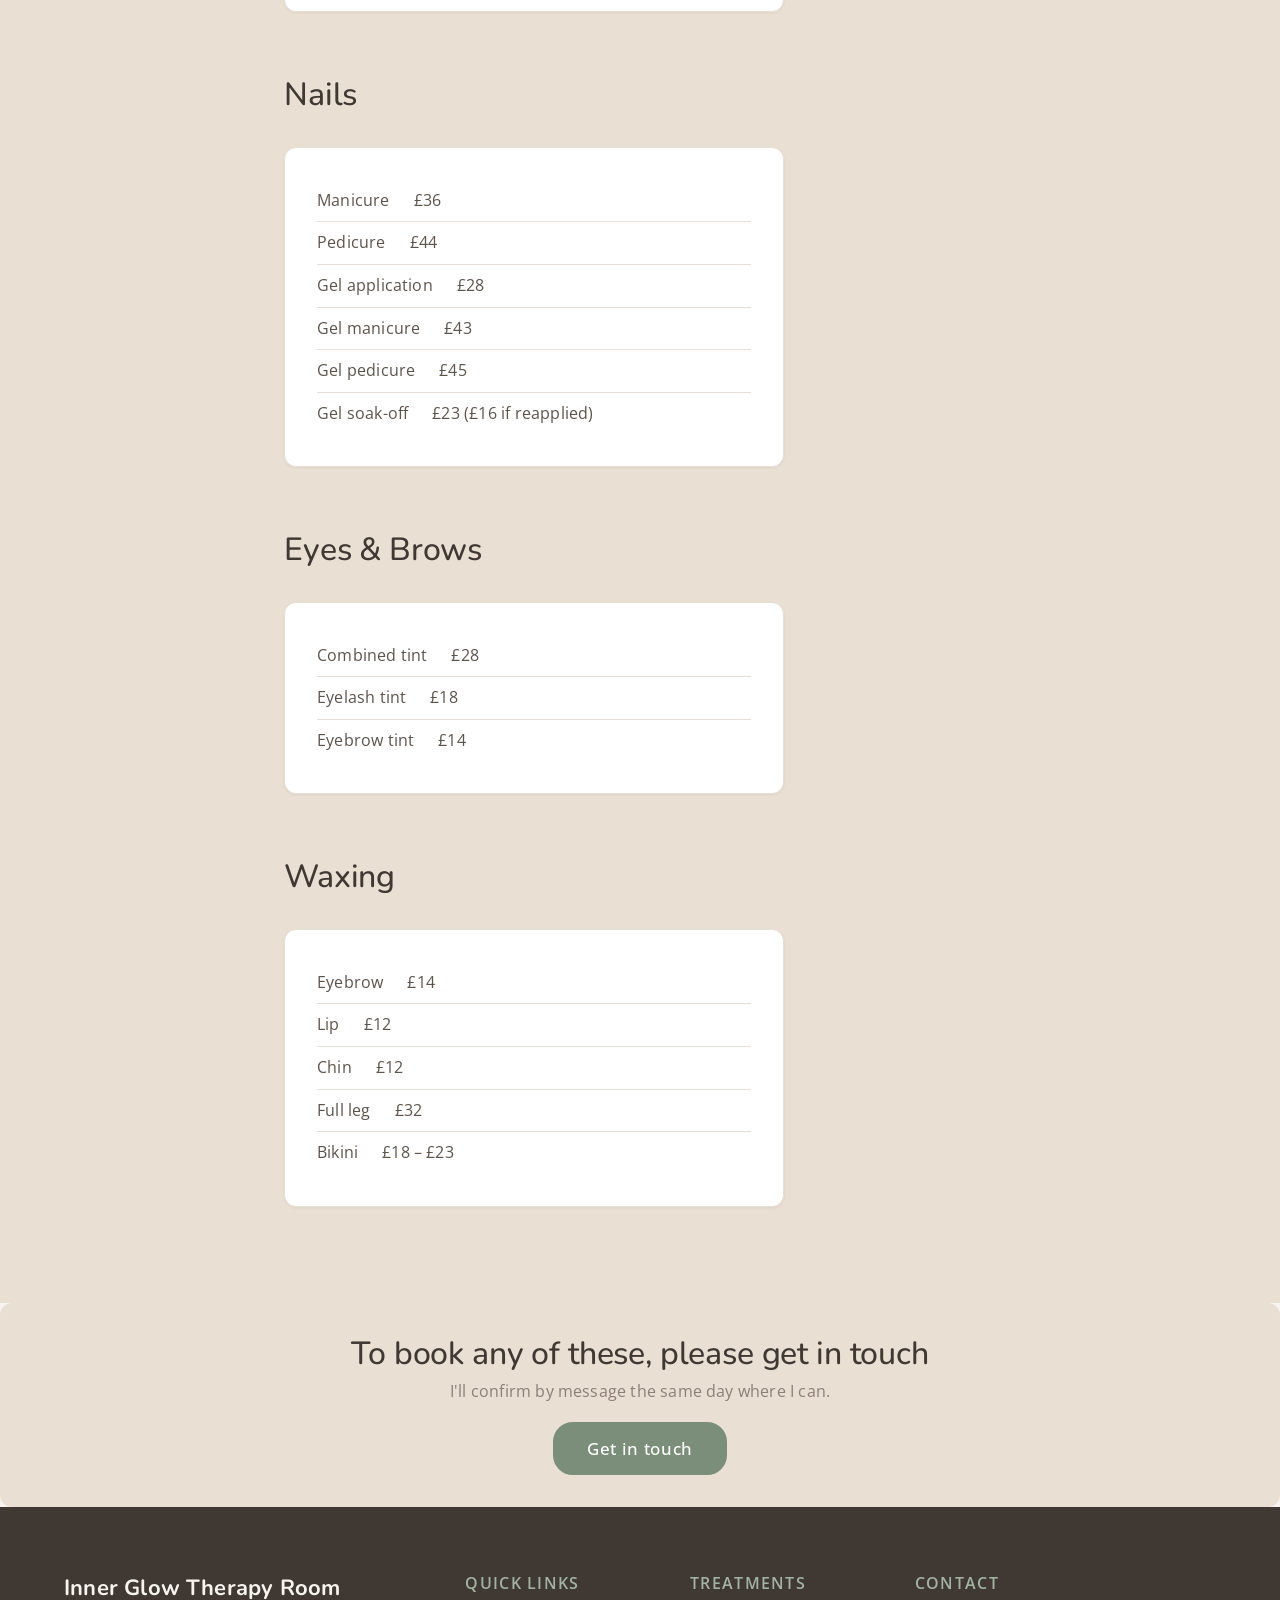
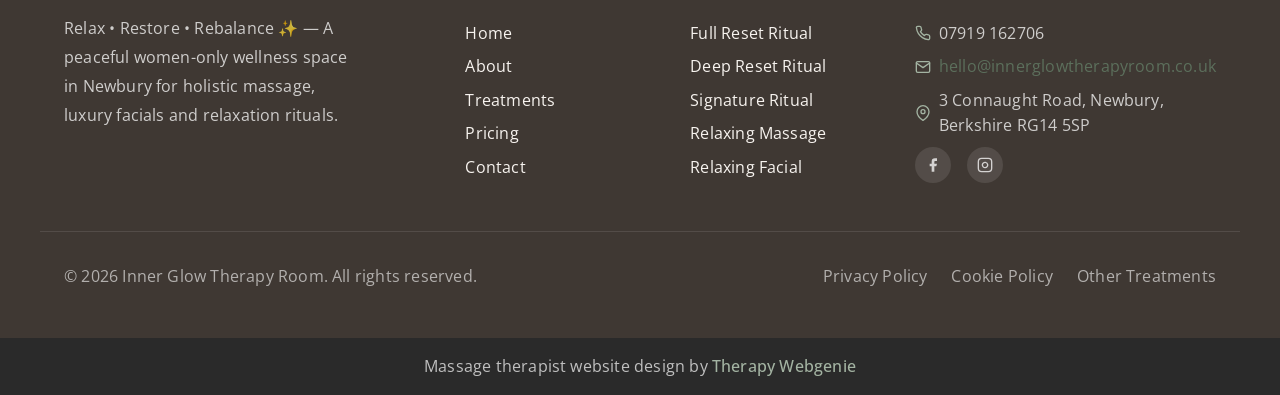
<file: other-treatments.html>
<!DOCTYPE html>
<html lang="en">
<head>
  <meta charset="UTF-8">
  <meta name="viewport" content="width=device-width, initial-scale=1.0">
  <meta name="description" content="A small selection of beauty treatments — waxing, brow tints, gel manicures and more — quietly available to existing clients of Inner Glow Therapy Room, Newbury.">
  <meta name="author" content="Inner Glow Therapy Room">
  <meta name="robots" content="noindex">
  <title>Other Treatments — Inner Glow Therapy Room, Newbury</title>
  <meta property="og:description" content="Beauty treatments available on request for existing clients — waxing, brow tints, gel manicures, massage and facials.">
  <meta property="og:title" content="Other Treatments — Inner Glow Therapy Room, Newbury">
  <link rel="canonical" href="https://www.innerglowtherapyroom.co.uk/other-treatments.html">
  <link rel="preconnect" href="https://fonts.googleapis.com">
  <link rel="preconnect" href="https://fonts.gstatic.com" crossorigin>
  <link rel="icon" href="images/favicon.png" type="image/png" sizes="96x96">
  <link rel="apple-touch-icon" href="images/apple-touch-icon.png">
  <link rel="stylesheet" href="css/base.css?v=1728">
  <link rel="stylesheet" href="css/components.css?v=1728">
  <link rel="stylesheet" href="css/theme.css?v=1728">
<!-- BEACON -->
<script>(function(){try{var u="https:\/\/editmy.site\/api\/hit\/13";var d=JSON.stringify({p:location.pathname,r:document.referrer});if(navigator.sendBeacon){navigator.sendBeacon(u,d);}else{fetch(u,{method:"POST",keepalive:true,body:d});}}catch(e){}})();</script>
<!-- /BEACON -->
</head>
<body>
  <a href="#main" class="skip-link">Skip to main content</a>
  <!-- SECTION: nav -->
  <nav class="nav" role="navigation" aria-label="Main navigation">
    <div class="container nav__inner">
      <a href="./" class="nav__brand">
        <span class="nav__name">Inner Glow Therapy Room</span>
        <span class="nav__title">Relax • Restore • Rebalance ✨</span>
      </a>
      <div class="nav__links">
        <a href="./" class="nav__link">Home</a>
        <a href="about.html" class="nav__link">About</a>
        <a href="treatments.html" class="nav__link">Treatments</a>
        <a href="pricing.html" class="nav__link">Pricing</a>
        <a href="faq.html" class="nav__link">FAQ</a>
        <a href="contact.html" class="nav__link">Contact</a>
      </div>
      <button class="nav__toggle" aria-label="Toggle menu" aria-expanded="false" aria-controls="mobile-menu">
        <span class="nav__toggle-bar"></span>
        <span class="nav__toggle-bar"></span>
        <span class="nav__toggle-bar"></span>
      </button>
    </div>
    <div class="nav__mobile" id="mobile-menu" role="menu">
      <a href="./" class="nav__link" role="menuitem">Home</a>
      <a href="about.html" class="nav__link" role="menuitem">About</a>
      <a href="treatments.html" class="nav__link" role="menuitem">Treatments</a>
      <a href="pricing.html" class="nav__link" role="menuitem">Pricing</a>
      <a href="faq.html" class="nav__link" role="menuitem">FAQ</a>
      <a href="contact.html" class="nav__link" role="menuitem">Contact</a>
    </div>
  </nav>
  <!-- /SECTION: nav -->
  <main id="main">
    <!-- SECTION: page-header -->
    <section class="page-header">
      <div class="container">
        <span class="section-label">Available on Request</span>
        <h1>Other Treatments</h1>
        <p>A small selection of beauty treatments remain available quietly for existing clients on request.</p>
      </div>
    </section>
    <!-- /SECTION: page-header -->
    <!-- SECTION: intro text -->
    <section class="section">
      <div class="container text-block text-block--center">
        <p>These treatments aren't the focus of Inner Glow Therapy Room, but they're still here for clients who'd like them. Please ask when booking.</p>
      </div>
    </section>
    <!-- /SECTION: intro text -->
    <!-- SECTION: details -->
    <section class="section section--alt">
      <div class="container" style="max-width: 760px;">
        <h2 style="margin-top: var(--space-2xl);">Massage</h2>
        <div class="details-table">
          <div class="details-row"><span>Swedish massage</span><span>£36 &ndash; £80</span></div>
          <div class="details-row"><span>Deep tissue massage</span><span>£37 &ndash; £82</span></div>
          <div class="details-row"><span>Aromatherapy massage</span><span>£57 &ndash; £82</span></div>
          <div class="details-row"><span>Hot stone massage</span><span>£40 &ndash; £83</span></div>
        </div>
        <h2 style="margin-top: var(--space-3xl);">Facials</h2>
        <div class="details-table">
          <div class="details-row"><span>Express facial</span><span>£38</span></div>
          <div class="details-row"><span>Aromatic facial</span><span>£50</span></div>
          <div class="details-row"><span>MONU PLUS Resurface / Peel</span><span>£60</span></div>
          <div class="details-row"><span>MONU PLUS Prescriptive</span><span>£60</span></div>
          <div class="details-row"><span>Pro-Radiance Plus</span><span>£58</span></div>
          <div class="details-row"><span>Hydra-Lift Collagen</span><span>£60</span></div>
          <div class="details-row"><span>Express Sculpt &amp; Lift</span><span>£48</span></div>
          <div class="details-row"><span>Intensive Lift Anti-Ageing</span><span>£75</span></div>
        </div>
        <h2 style="margin-top: var(--space-3xl);">Nails</h2>
        <div class="details-table">
          <div class="details-row"><span>Manicure</span><span>£36</span></div>
          <div class="details-row"><span>Pedicure</span><span>£44</span></div>
          <div class="details-row"><span>Gel application</span><span>£28</span></div>
          <div class="details-row"><span>Gel manicure</span><span>£43</span></div>
          <div class="details-row"><span>Gel pedicure</span><span>£45</span></div>
          <div class="details-row"><span>Gel soak-off</span><span>£23 (£16 if reapplied)</span></div>
        </div>
        <h2 style="margin-top: var(--space-3xl);">Eyes &amp; Brows</h2>
        <div class="details-table">
          <div class="details-row"><span>Combined tint</span><span>£28</span></div>
          <div class="details-row"><span>Eyelash tint</span><span>£18</span></div>
          <div class="details-row"><span>Eyebrow tint</span><span>£14</span></div>
        </div>
        <h2 style="margin-top: var(--space-3xl);">Waxing</h2>
        <div class="details-table">
          <div class="details-row"><span>Eyebrow</span><span>£14</span></div>
          <div class="details-row"><span>Lip</span><span>£12</span></div>
          <div class="details-row"><span>Chin</span><span>£12</span></div>
          <div class="details-row"><span>Full leg</span><span>£32</span></div>
          <div class="details-row"><span>Bikini</span><span>£18 &ndash; £23</span></div>
        </div>
      </div>
    </section>
    <!-- /SECTION: details -->
    <!-- SECTION: cta -->
    <section class="section cta-inline">
      <div class="container text-center">
        <h2>To book any of these, please get in touch</h2>
        <p>I'll confirm by message the same day where I can.</p>
        <a href="contact.html" class="btn btn--primary">Get in touch</a>
      </div>
    </section>
    <!-- /SECTION: cta -->
  </main>
  <!-- SECTION: footer -->
  <footer class="footer">
    <div class="container footer__inner">
      <div class="footer__brand">
        <p class="footer__brand-name">Inner Glow Therapy Room</p>
        <p class="footer__brand-text">Relax • Restore • Rebalance ✨ — A peaceful women-only wellness space in Newbury for holistic massage, luxury facials and relaxation rituals.</p>
      </div>
      <div class="footer__col">
        <p class="footer__heading">Quick Links</p>
        <div class="footer__links">
          <a href="./" class="footer__link">Home</a>
          <a href="about.html" class="footer__link">About</a>
          <a href="treatments.html" class="footer__link">Treatments</a>
          <a href="pricing.html" class="footer__link">Pricing</a>
          <a href="contact.html" class="footer__link">Contact</a>
        </div>
      </div>
      <div class="footer__col">
        <p class="footer__heading">Treatments</p>
        <div class="footer__links">
          <a href="treatments.html" class="footer__link">Full Reset Ritual</a>
          <a href="treatments.html" class="footer__link">Deep Reset Ritual</a>
          <a href="treatments.html" class="footer__link">Signature Ritual</a>
          <a href="treatments.html" class="footer__link">Relaxing Massage</a>
          <a href="treatments.html" class="footer__link">Relaxing Facial</a>
        </div>
      </div>
      <div class="footer__col">
        <p class="footer__heading">Contact</p>
        <div class="footer__contact-item">
          <svg xmlns="http://www.w3.org/2000/svg" viewBox="0 0 24 24" fill="none" stroke="currentColor" stroke-width="2" stroke-linecap="round" stroke-linejoin="round"><path d="M22 16.92v3a2 2 0 0 1-2.18 2 19.79 19.79 0 0 1-8.63-3.07 19.5 19.5 0 0 1-6-6 19.79 19.79 0 0 1-3.07-8.67A2 2 0 0 1 4.11 2h3a2 2 0 0 1 2 1.72 12.84 12.84 0 0 0 .7 2.81 2 2 0 0 1-.45 2.11L8.09 9.91a16 16 0 0 0 6 6l1.27-1.27a2 2 0 0 1 2.11-.45 12.84 12.84 0 0 0 2.81.7A2 2 0 0 1 22 16.92z"></path></svg>
          <span>07919 162706</span>
        </div>
        <div class="footer__contact-item">
          <svg xmlns="http://www.w3.org/2000/svg" viewBox="0 0 24 24" fill="none" stroke="currentColor" stroke-width="2" stroke-linecap="round" stroke-linejoin="round"><path d="M4 4h16c1.1 0 2 .9 2 2v12c0 1.1-.9 2-2 2H4c-1.1 0-2-.9-2-2V6c0-1.1.9-2 2-2z"></path><polyline points="22,6 12,13 2,6"></polyline></svg>
          <a href="mailto:hello@innerglowtherapyroom.co.uk">hello@innerglowtherapyroom.co.uk</a>
        </div>
        <div class="footer__contact-item">
          <svg xmlns="http://www.w3.org/2000/svg" viewBox="0 0 24 24" fill="none" stroke="currentColor" stroke-width="2" stroke-linecap="round" stroke-linejoin="round"><path d="M21 10c0 7-9 13-9 13s-9-6-9-13a9 9 0 0 1 18 0z"></path><circle cx="12" cy="10" r="3"></circle></svg>
          <span>3 Connaught Road, Newbury, Berkshire RG14 5SP</span>
        </div>
        <div class="footer__social">
          <!-- PROFILE:social_facebook --><a href="https://www.facebook.com/innerglowtherapyroom" aria-label="Facebook" target="_blank" rel="noopener noreferrer"><svg viewBox="0 0 24 24" fill="currentColor" aria-hidden="true"><path d="M18 2h-3a5 5 0 0 0-5 5v3H7v4h3v8h4v-8h3l1-4h-4V7a1 1 0 0 1 1-1h3z"/></svg></a><!-- /PROFILE:social_facebook -->
          <!-- PROFILE:social_instagram --><a href="https://www.instagram.com/innerglowtherapyroom" aria-label="Instagram" target="_blank" rel="noopener noreferrer"><svg viewBox="0 0 24 24" fill="none" stroke="currentColor" stroke-width="2" aria-hidden="true"><rect x="2" y="2" width="20" height="20" rx="5" ry="5"/><path d="M16 11.37A4 4 0 1 1 12.63 8 4 4 0 0 1 16 11.37z"/><line x1="17.5" y1="6.5" x2="17.51" y2="6.5"/></svg></a><!-- /PROFILE:social_instagram -->
        </div>
      </div>
    </div>
    <div class="container footer__bottom">
      <p class="footer__copyright">&copy; <script>document.write(new Date().getFullYear())</script> Inner Glow Therapy Room. All rights reserved.</p>
      <div class="footer__legal">
        <a href="privacy.html">Privacy Policy</a>
        <a href="cookies-policy.html">Cookie Policy</a>
        <a href="other-treatments.html">Other Treatments</a>
      </div>
    </div>
  </footer>
  <!-- /SECTION: footer -->
  <div class="site-credit">
    <p>Massage therapist website design by <a href="https://www.therapywebgenie.com/websites-for-therapists/body-based-practitioners/" target="_blank" rel="noopener nofollow">Therapy Webgenie</a></p>
  </div>
  <div class="cookie-banner" role="dialog" aria-label="Cookie consent">
    <div class="cookie-banner__inner">
      <p class="cookie-banner__text">We use cookies to improve your experience. See our <a href="cookies-policy.html">cookie policy</a> for details.</p>
      <div class="cookie-banner__buttons"><button class="cookie-banner__accept">Accept</button><button class="cookie-banner__decline">Decline</button></div>
    </div>
  </div>
  <button class="back-to-top" aria-label="Back to top">
    <svg xmlns="http://www.w3.org/2000/svg" viewBox="0 0 24 24" fill="none" stroke="currentColor" stroke-width="2" stroke-linecap="round" stroke-linejoin="round"><polyline points="18 15 12 9 6 15"></polyline></svg>
  </button>
  <script src="js/main.js"></script>
</body>
</html>
</file>
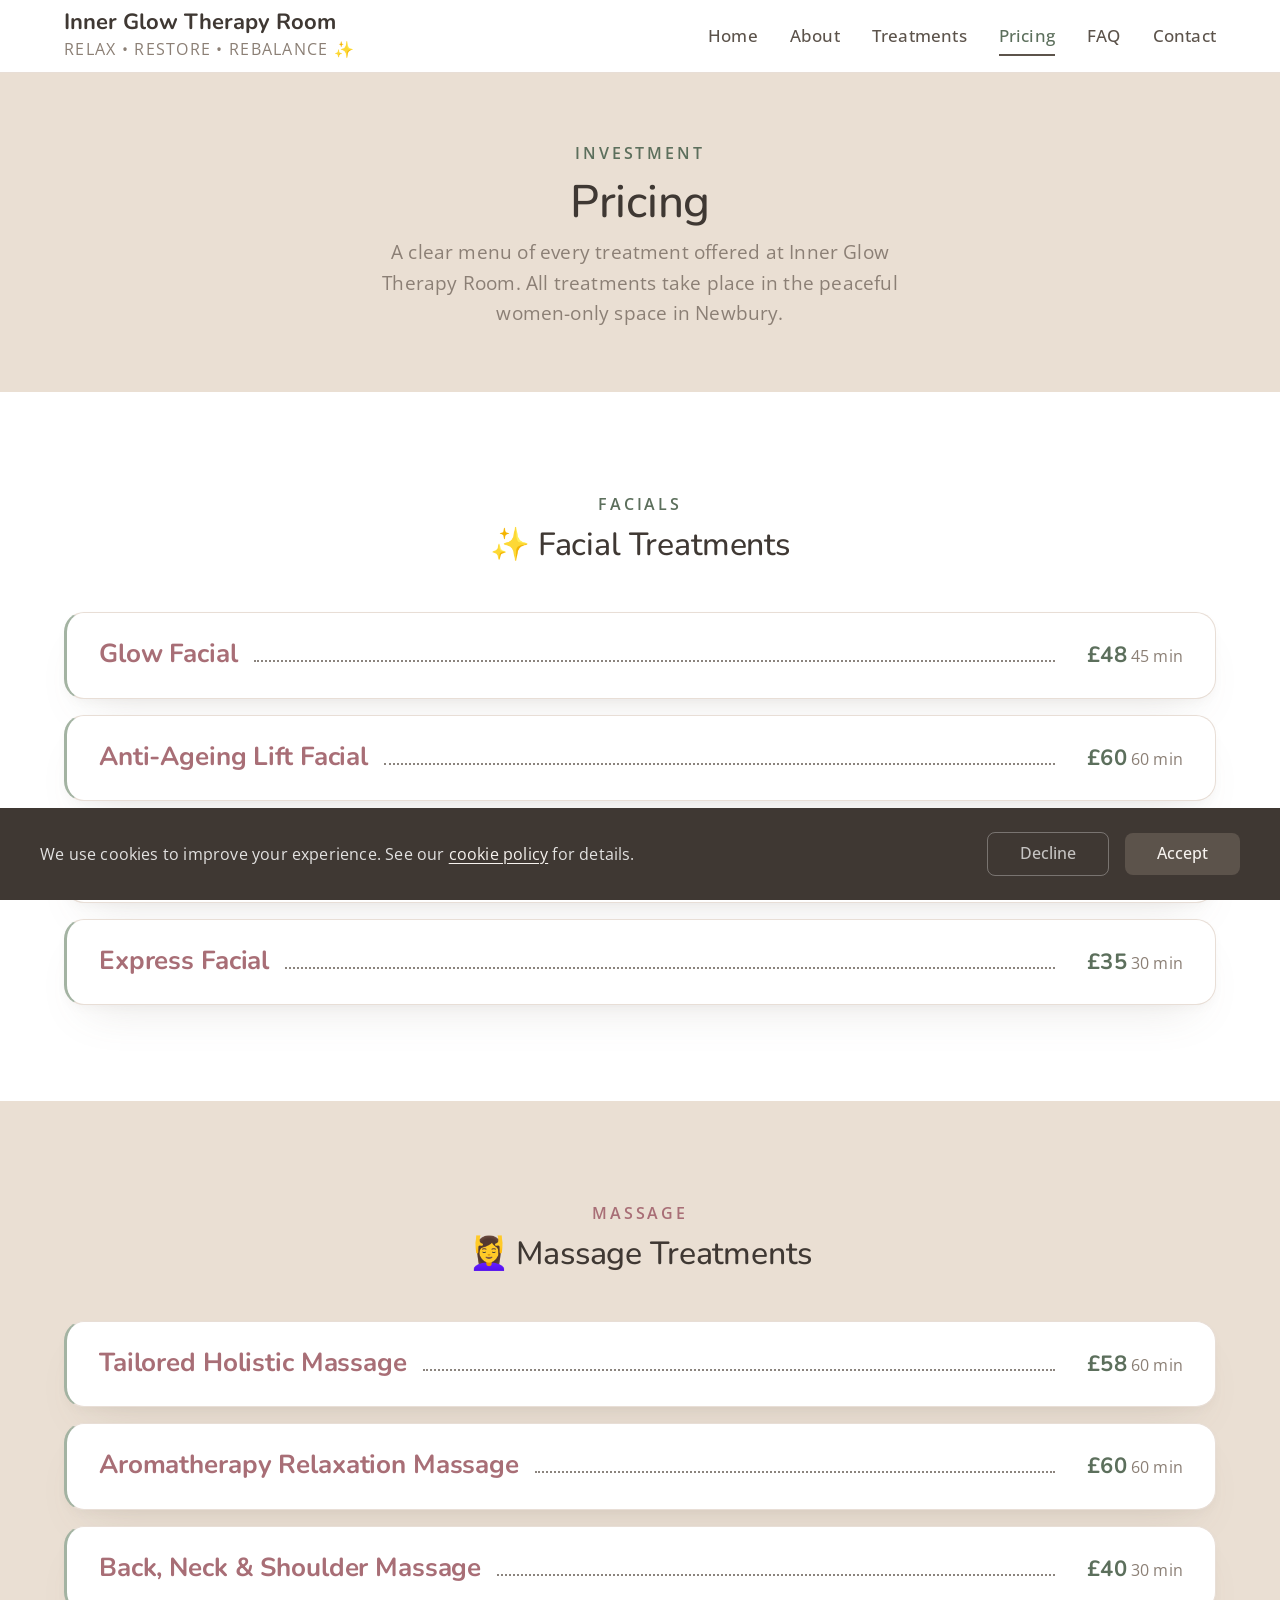
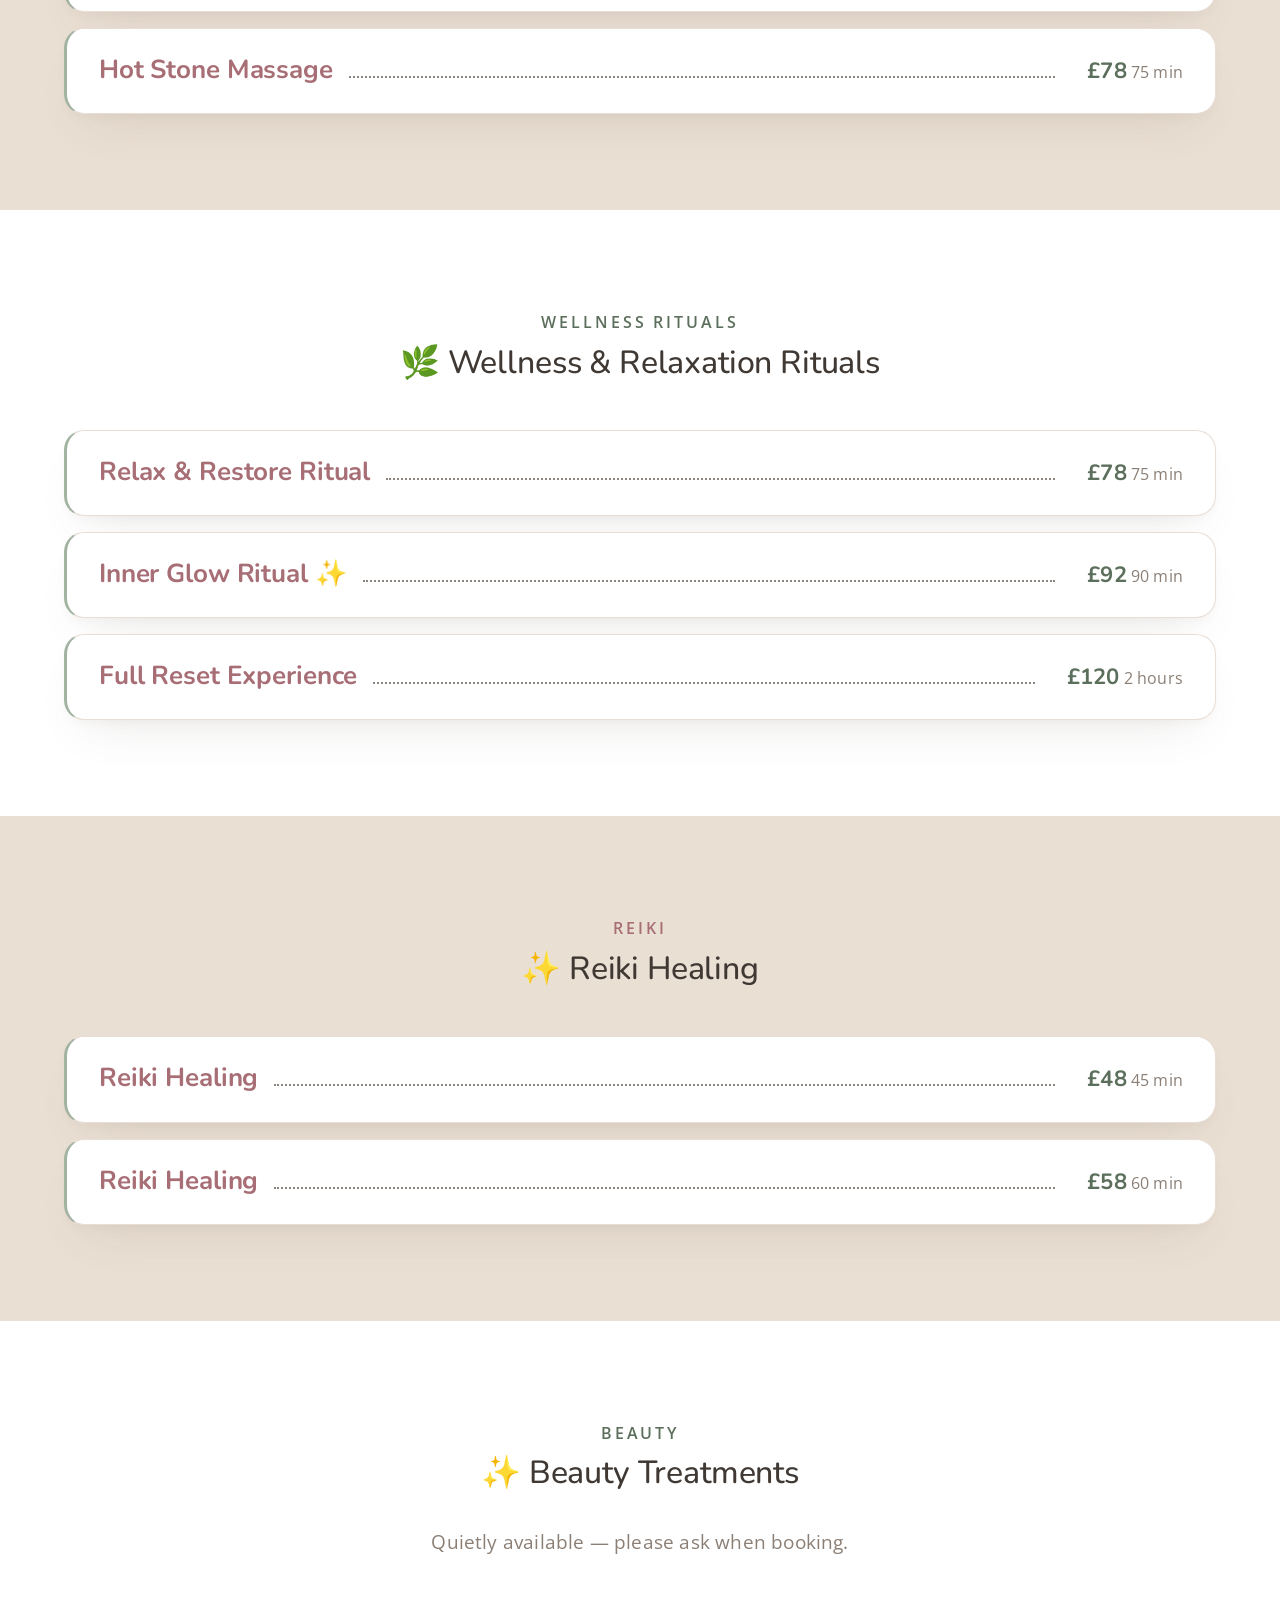
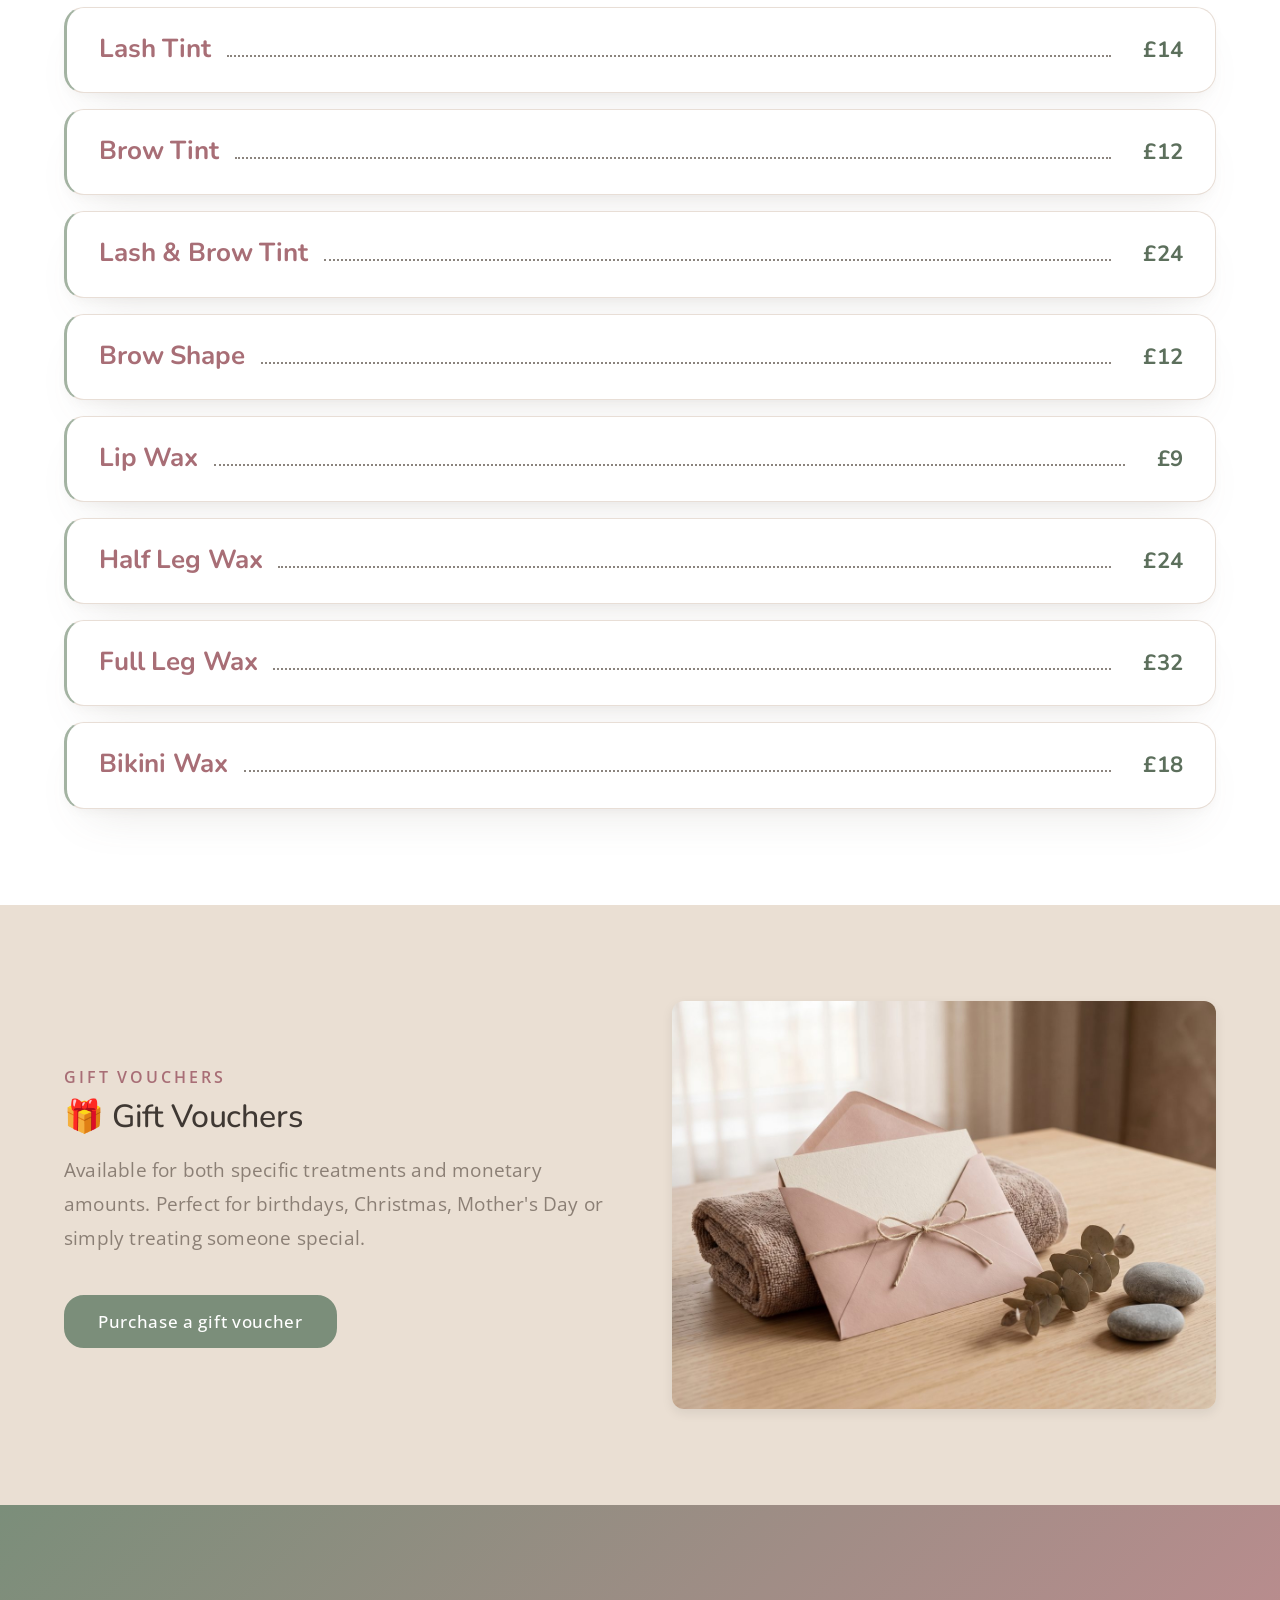
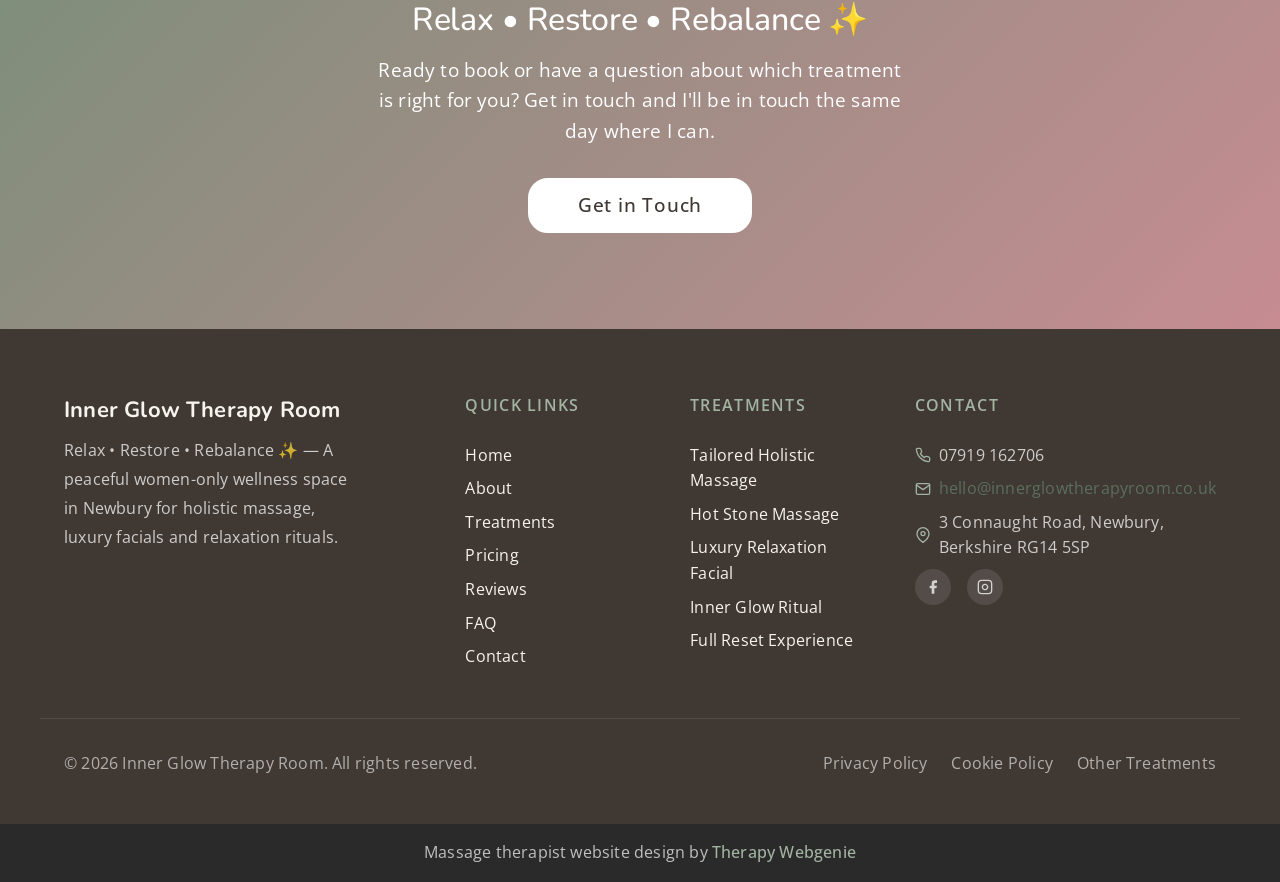
<file: pricing.html>
<!DOCTYPE html>
<html lang="en">
<head>
  <meta charset="UTF-8">
  <meta name="viewport" content="width=device-width, initial-scale=1.0">
  <meta name="description" content="Pricing for treatments at Inner Glow Therapy Room, Newbury — facial, massage, wellness ritual and beauty treatment menu in a peaceful women-only space.">
  <meta name="robots" content="max-image-preview:large">
  <meta name="author" content="Inner Glow Therapy Room">
  <title>Pricing — Inner Glow Therapy Room, Newbury</title>
  <link rel="canonical" href="https://www.innerglowtherapyroom.co.uk/pricing.html">
  <meta property="og:type" content="website">
  <meta property="og:url" content="https://www.innerglowtherapyroom.co.uk/pricing.html">
  <meta property="og:title" content="Pricing — Inner Glow Therapy Room, Newbury">
  <meta property="og:description" content="A clear menu of every treatment offered at Inner Glow Therapy Room — facials, massage, wellness rituals and beauty treatments.">
  <link rel="preconnect" href="https://fonts.googleapis.com">
  <link rel="preconnect" href="https://fonts.gstatic.com" crossorigin>
  <link rel="icon" href="images/favicon.png" type="image/png" sizes="96x96">
  <link rel="apple-touch-icon" href="images/apple-touch-icon.png">
  <link rel="stylesheet" href="css/base.css?v=1728">
  <link rel="stylesheet" href="css/components.css?v=1728">
  <link rel="stylesheet" href="css/theme.css?v=1728">
  <!-- PROFILE:schema -->
    <script type="application/ld+json">
    {
    "@context": "https://schema.org",
    "@type": "LocalBusiness",
    "url": "https://www.innerglowtherapyroom.co.uk",
    "email": "hello@innerglowtherapyroom.co.uk",
    "sameAs": [
        "https://www.facebook.com/innerglowtherapyroom",
        "https://www.instagram.com/innerglowtherapyroom"
    ]
}
    </script>
<!-- /PROFILE:schema -->
<script type="application/ld+json" data-te-schema="1">
{
    "@context": "https://schema.org",
    "@graph": [
        {
            "@type": "BreadcrumbList",
            "@id": "https://www.innerglowtherapyroom.co.uk/pricing.html#breadcrumb",
            "itemListElement": [
                {
                    "@type": "ListItem",
                    "position": 1,
                    "name": "Home",
                    "item": "https://www.innerglowtherapyroom.co.uk/"
                },
                {
                    "@type": "ListItem",
                    "position": 2,
                    "name": "Pricing",
                    "item": "https://www.innerglowtherapyroom.co.uk/pricing.html"
                }
            ]
        }
    ]
}
</script>
<!-- BEACON -->
<script>(function(){try{var u="https:\/\/editmy.site\/api\/hit\/13";var d=JSON.stringify({p:location.pathname,r:document.referrer});if(navigator.sendBeacon){navigator.sendBeacon(u,d);}else{fetch(u,{method:"POST",keepalive:true,body:d});}}catch(e){}})();</script>
<!-- /BEACON -->
</head>
<body>
  <a href="#main" class="skip-link">Skip to main content</a>
  <!-- SECTION: nav -->
  <nav class="nav" role="navigation" aria-label="Main navigation">
    <div class="container nav__inner">
      <a href="./" class="nav__brand">
        <!-- PROFILE:logo --><!-- /PROFILE:logo -->
        <span class="nav__name"><!-- PROFILE:site_title -->Inner Glow Therapy Room<!-- /PROFILE:site_title --></span>
        <span class="nav__title"><!-- PROFILE:site_slogan -->Relax • Restore • Rebalance ✨<!-- /PROFILE:site_slogan --></span>
      </a>
      <div class="nav__links">
        <a href="./" class="nav__link">Home</a>
        <a href="about.html" class="nav__link">About</a>
        <a href="treatments.html" class="nav__link">Treatments</a>
        <a href="pricing.html" class="nav__link nav__link--active">Pricing</a>
        <a href="faq.html" class="nav__link">FAQ</a>
        <a href="contact.html" class="nav__link">Contact</a>
      </div>
      <button class="nav__toggle" aria-label="Toggle menu" aria-expanded="false" aria-controls="mobile-menu">
        <span class="nav__toggle-bar"></span>
        <span class="nav__toggle-bar"></span>
        <span class="nav__toggle-bar"></span>
      </button>
    </div>
    <div class="nav__mobile" id="mobile-menu" role="menu">
      <a href="./" class="nav__link" role="menuitem">Home</a>
      <a href="about.html" class="nav__link" role="menuitem">About</a>
      <a href="treatments.html" class="nav__link" role="menuitem">Treatments</a>
      <a href="pricing.html" class="nav__link nav__link--active" role="menuitem">Pricing</a>
      <a href="faq.html" class="nav__link" role="menuitem">FAQ</a>
      <a href="contact.html" class="nav__link" role="menuitem">Contact</a>
    </div>
  </nav>
  <!-- /SECTION: nav -->
  <!-- Compact scroll header -->
  <div class="nav-scroll" aria-hidden="true">
    <div class="container nav-scroll__inner">
      <div class="nav-scroll__brand">
        <span class="nav-scroll__name"><!-- PROFILE:site_title -->Inner Glow Therapy Room<!-- /PROFILE:site_title --></span>
        <span class="nav-scroll__title"><!-- PROFILE:site_slogan -->Relax • Restore • Rebalance ✨<!-- /PROFILE:site_slogan --></span>
      </div>
      <div class="nav-scroll__right">
        <a href="tel:07919162706" class="nav-scroll__phone">
          <svg xmlns="http://www.w3.org/2000/svg" viewBox="0 0 24 24" fill="none" stroke="currentColor" stroke-width="2" stroke-linecap="round" stroke-linejoin="round"><path d="M22 16.92v3a2 2 0 0 1-2.18 2 19.79 19.79 0 0 1-8.63-3.07 19.5 19.5 0 0 1-6-6 19.79 19.79 0 0 1-3.07-8.67A2 2 0 0 1 4.11 2h3a2 2 0 0 1 2 1.72c.127.96.361 1.903.7 2.81a2 2 0 0 1-.45 2.11L8.09 9.91a16 16 0 0 0 6 6l1.27-1.27a2 2 0 0 1 2.11-.45c.907.339 1.85.573 2.81.7A2 2 0 0 1 22 16.92z"></path></svg>
          07919 162706
        </a>
        <a href="tel:07919162706" class="nav-scroll__phone-icon" aria-label="Call Inner Glow Therapy Room">
          <svg xmlns="http://www.w3.org/2000/svg" viewBox="0 0 24 24" fill="none" stroke="currentColor" stroke-width="2" stroke-linecap="round" stroke-linejoin="round"><path d="M22 16.92v3a2 2 0 0 1-2.18 2 19.79 19.79 0 0 1-8.63-3.07 19.5 19.5 0 0 1-6-6 19.79 19.79 0 0 1-3.07-8.67A2 2 0 0 1 4.11 2h3a2 2 0 0 1 2 1.72c.127.96.361 1.903.7 2.81a2 2 0 0 1-.45 2.11L8.09 9.91a16 16 0 0 0 6 6l1.27-1.27a2 2 0 0 1 2.11-.45c.907.339 1.85.573 2.81.7A2 2 0 0 1 22 16.92z"></path></svg>
        </a>
        <button class="nav-scroll__toggle" aria-label="Toggle menu">
          <span class="nav-scroll__toggle-bar"></span>
          <span class="nav-scroll__toggle-bar"></span>
          <span class="nav-scroll__toggle-bar"></span>
        </button>
      </div>
    </div>
  </div>
  <main id="main">
    <!-- SECTION: page-header -->
    <section class="page-header">
      <div class="container">
        <span class="section-label">Investment</span>
        <h1>Pricing</h1>
        <p>A clear menu of every treatment offered at Inner Glow Therapy Room. All treatments take place in the peaceful women-only space in Newbury.</p>
      </div>
    </section>
    <!-- /SECTION: page-header -->
    <!-- SECTION: facials -->
    <section class="section">
      <div class="container">
        <div class="text-center" style="margin-bottom: var(--space-2xl);">
          <span class="section-label">Facials</span>
          <h2>✨ Facial Treatments</h2>
        </div>
        <div class="treatment-list">
          <div class="treatment-list__item"><div class="treatment-list__head"><h3 class="treatment-list__title">Glow Facial</h3><div class="treatment-list__price">&pound;48<span class="treatment-list__duration">45 min</span></div></div></div>
          <div class="treatment-list__item"><div class="treatment-list__head"><h3 class="treatment-list__title">Anti-Ageing Lift Facial</h3><div class="treatment-list__price">&pound;60<span class="treatment-list__duration">60 min</span></div></div></div>
          <div class="treatment-list__item"><div class="treatment-list__head"><h3 class="treatment-list__title">Luxury Relaxation Facial</h3><div class="treatment-list__price">&pound;72<span class="treatment-list__duration">75 min</span></div></div></div>
          <div class="treatment-list__item"><div class="treatment-list__head"><h3 class="treatment-list__title">Express Facial</h3><div class="treatment-list__price">&pound;35<span class="treatment-list__duration">30 min</span></div></div></div>
        </div>
      </div>
    </section>
    <!-- /SECTION: facials -->
    <!-- SECTION: massage -->
    <section class="section section--alt">
      <div class="container">
        <div class="text-center" style="margin-bottom: var(--space-2xl);">
          <span class="section-label">Massage</span>
          <h2>💆‍♀️ Massage Treatments</h2>
        </div>
        <div class="treatment-list">
          <div class="treatment-list__item"><div class="treatment-list__head"><h3 class="treatment-list__title">Tailored Holistic Massage</h3><div class="treatment-list__price">&pound;58<span class="treatment-list__duration">60 min</span></div></div></div>
          <div class="treatment-list__item"><div class="treatment-list__head"><h3 class="treatment-list__title">Aromatherapy Relaxation Massage</h3><div class="treatment-list__price">&pound;60<span class="treatment-list__duration">60 min</span></div></div></div>
          <div class="treatment-list__item"><div class="treatment-list__head"><h3 class="treatment-list__title">Back, Neck &amp; Shoulder Massage</h3><div class="treatment-list__price">&pound;40<span class="treatment-list__duration">30 min</span></div></div></div>
          <div class="treatment-list__item"><div class="treatment-list__head"><h3 class="treatment-list__title">Hot Stone Massage</h3><div class="treatment-list__price">&pound;78<span class="treatment-list__duration">75 min</span></div></div></div>
        </div>
      </div>
    </section>
    <!-- /SECTION: massage -->
    <!-- SECTION: wellness -->
    <section class="section">
      <div class="container">
        <div class="text-center" style="margin-bottom: var(--space-2xl);">
          <span class="section-label">Wellness Rituals</span>
          <h2>🌿 Wellness &amp; Relaxation Rituals</h2>
        </div>
        <div class="treatment-list">
          <div class="treatment-list__item"><div class="treatment-list__head"><h3 class="treatment-list__title">Relax &amp; Restore Ritual</h3><div class="treatment-list__price">&pound;78<span class="treatment-list__duration">75 min</span></div></div></div>
          <div class="treatment-list__item"><div class="treatment-list__head"><h3 class="treatment-list__title">Inner Glow Ritual ✨</h3><div class="treatment-list__price">&pound;92<span class="treatment-list__duration">90 min</span></div></div></div>
          <div class="treatment-list__item"><div class="treatment-list__head"><h3 class="treatment-list__title">Full Reset Experience</h3><div class="treatment-list__price">&pound;120<span class="treatment-list__duration">2 hours</span></div></div></div>
        </div>
      </div>
    </section>
    <!-- /SECTION: wellness -->
    <!-- SECTION: reiki -->
    <section class="section section--alt">
      <div class="container">
        <div class="text-center" style="margin-bottom: var(--space-2xl);">
          <span class="section-label">Reiki</span>
          <h2>✨ Reiki Healing</h2>
        </div>
        <div class="treatment-list">
          <div class="treatment-list__item"><div class="treatment-list__head"><h3 class="treatment-list__title">Reiki Healing</h3><div class="treatment-list__price">&pound;48<span class="treatment-list__duration">45 min</span></div></div></div>
          <div class="treatment-list__item"><div class="treatment-list__head"><h3 class="treatment-list__title">Reiki Healing</h3><div class="treatment-list__price">&pound;58<span class="treatment-list__duration">60 min</span></div></div></div>
        </div>
      </div>
    </section>
    <!-- /SECTION: reiki -->
    <!-- SECTION: beauty -->
    <section class="section">
      <div class="container">
        <div class="text-center" style="margin-bottom: var(--space-2xl);">
          <span class="section-label">Beauty</span>
          <h2>✨ Beauty Treatments</h2>
          <p class="section-subtitle" style="margin-left: auto; margin-right: auto;">Quietly available — please ask when booking.</p>
        </div>
        <div class="treatment-list">
          <div class="treatment-list__item"><div class="treatment-list__head"><h3 class="treatment-list__title">Lash Tint</h3><div class="treatment-list__price">&pound;14</div></div></div>
          <div class="treatment-list__item"><div class="treatment-list__head"><h3 class="treatment-list__title">Brow Tint</h3><div class="treatment-list__price">&pound;12</div></div></div>
          <div class="treatment-list__item"><div class="treatment-list__head"><h3 class="treatment-list__title">Lash &amp; Brow Tint</h3><div class="treatment-list__price">&pound;24</div></div></div>
          <div class="treatment-list__item"><div class="treatment-list__head"><h3 class="treatment-list__title">Brow Shape</h3><div class="treatment-list__price">&pound;12</div></div></div>
          <div class="treatment-list__item"><div class="treatment-list__head"><h3 class="treatment-list__title">Lip Wax</h3><div class="treatment-list__price">&pound;9</div></div></div>
          <div class="treatment-list__item"><div class="treatment-list__head"><h3 class="treatment-list__title">Half Leg Wax</h3><div class="treatment-list__price">&pound;24</div></div></div>
          <div class="treatment-list__item"><div class="treatment-list__head"><h3 class="treatment-list__title">Full Leg Wax</h3><div class="treatment-list__price">&pound;32</div></div></div>
          <div class="treatment-list__item"><div class="treatment-list__head"><h3 class="treatment-list__title">Bikini Wax</h3><div class="treatment-list__price">&pound;18</div></div></div>
        </div>
      </div>
    </section>
    <!-- /SECTION: beauty -->
    <!-- SECTION: gift-vouchers -->
    <section class="section section--alt">
      <div class="container">
        <div class="split">
          <div class="split__text">
            <span class="section-label">Gift Vouchers</span>
            <h2>🎁 Gift Vouchers</h2>
            <p>Available for both specific treatments and monetary amounts. Perfect for birthdays, Christmas, Mother's Day or simply treating someone special.</p>
            <a href="https://giftcard.sumup.io/order/GIUGW00/josie-s-beauty-and-massage-room" class="btn btn--primary" target="_blank" rel="noopener">Purchase a gift voucher</a>
          </div>
          <img class="split__image split__image--landscape" src="images/gift-voucher.jpg" alt="A gift card in a blush pink envelope tied with twine, beside a folded towel, eucalyptus and two massage stones" width="1200" height="900" loading="lazy">
        </div>
      </div>
    </section>
    <!-- /SECTION: gift-vouchers -->
    <!-- SECTION: cta -->
    <section class="section cta-banner">
      <div class="container text-center">
        <h2>Relax • Restore • Rebalance ✨</h2>
        <p>Ready to book or have a question about which treatment is right for you? Get in touch and I'll be in touch the same day where I can.</p>
        <a href="contact.html" class="btn btn--accent">Get in Touch</a>
      </div>
    </section>
    <!-- /SECTION: cta -->
  </main>
  <!-- SECTION: footer -->
  <footer class="footer">
    <div class="container footer__inner">
      <div class="footer__brand">
        <p class="footer__brand-name">Inner Glow Therapy Room</p>
        <p class="footer__brand-text">Relax • Restore • Rebalance ✨ — A peaceful women-only wellness space in Newbury for holistic massage, luxury facials and relaxation rituals.</p>
      </div>
      <div class="footer__col">
        <p class="footer__heading">Quick Links</p>
        <div class="footer__links">
          <a href="./" class="footer__link">Home</a>
          <a href="about.html" class="footer__link">About</a>
          <a href="treatments.html" class="footer__link">Treatments</a>
          <a href="pricing.html" class="footer__link">Pricing</a>
          <a href="reviews.html" class="footer__link">Reviews</a>
          <a href="faq.html" class="footer__link">FAQ</a>
          <a href="contact.html" class="footer__link">Contact</a>
        </div>
      </div>
      <div class="footer__col">
        <p class="footer__heading">Treatments</p>
        <div class="footer__links">
          <a href="treatments.html#service-massage" class="footer__link">Tailored Holistic Massage</a>
          <a href="treatments.html#service-massage" class="footer__link">Hot Stone Massage</a>
          <a href="treatments.html#service-facials" class="footer__link">Luxury Relaxation Facial</a>
          <a href="treatments.html#service-wellness" class="footer__link">Inner Glow Ritual</a>
          <a href="treatments.html#service-wellness" class="footer__link">Full Reset Experience</a>
        </div>
      </div>
      <div class="footer__col">
        <p class="footer__heading">Contact</p>
        <div class="footer__contact-item">
          <svg xmlns="http://www.w3.org/2000/svg" viewBox="0 0 24 24" fill="none" stroke="currentColor" stroke-width="2" stroke-linecap="round" stroke-linejoin="round"><path d="M22 16.92v3a2 2 0 0 1-2.18 2 19.79 19.79 0 0 1-8.63-3.07 19.5 19.5 0 0 1-6-6 19.79 19.79 0 0 1-3.07-8.67A2 2 0 0 1 4.11 2h3a2 2 0 0 1 2 1.72 12.84 12.84 0 0 0 .7 2.81 2 2 0 0 1-.45 2.11L8.09 9.91a16 16 0 0 0 6 6l1.27-1.27a2 2 0 0 1 2.11-.45 12.84 12.84 0 0 0 2.81.7A2 2 0 0 1 22 16.92z"></path></svg>
          <span>07919 162706</span>
        </div>
        <div class="footer__contact-item">
          <svg xmlns="http://www.w3.org/2000/svg" viewBox="0 0 24 24" fill="none" stroke="currentColor" stroke-width="2" stroke-linecap="round" stroke-linejoin="round"><path d="M4 4h16c1.1 0 2 .9 2 2v12c0 1.1-.9 2-2 2H4c-1.1 0-2-.9-2-2V6c0-1.1.9-2 2-2z"></path><polyline points="22,6 12,13 2,6"></polyline></svg>
          <a href="mailto:hello@innerglowtherapyroom.co.uk">hello@innerglowtherapyroom.co.uk</a>
        </div>
        <div class="footer__contact-item">
          <svg xmlns="http://www.w3.org/2000/svg" viewBox="0 0 24 24" fill="none" stroke="currentColor" stroke-width="2" stroke-linecap="round" stroke-linejoin="round"><path d="M21 10c0 7-9 13-9 13s-9-6-9-13a9 9 0 0 1 18 0z"></path><circle cx="12" cy="10" r="3"></circle></svg>
          <span>3 Connaught Road, Newbury, Berkshire RG14 5SP</span>
        </div>
        <div class="footer__social">
          <!-- PROFILE:social_facebook --><a href="https://www.facebook.com/innerglowtherapyroom" aria-label="Facebook" target="_blank" rel="noopener noreferrer"><svg viewBox="0 0 24 24" fill="currentColor" aria-hidden="true"><path d="M18 2h-3a5 5 0 0 0-5 5v3H7v4h3v8h4v-8h3l1-4h-4V7a1 1 0 0 1 1-1h3z"/></svg></a><!-- /PROFILE:social_facebook -->
          <!-- PROFILE:social_instagram --><a href="https://www.instagram.com/innerglowtherapyroom" aria-label="Instagram" target="_blank" rel="noopener noreferrer"><svg viewBox="0 0 24 24" fill="none" stroke="currentColor" stroke-width="2" aria-hidden="true"><rect x="2" y="2" width="20" height="20" rx="5" ry="5"/><path d="M16 11.37A4 4 0 1 1 12.63 8 4 4 0 0 1 16 11.37z"/><line x1="17.5" y1="6.5" x2="17.51" y2="6.5"/></svg></a><!-- /PROFILE:social_instagram -->
        </div>
      </div>
    </div>
    <div class="container footer__bottom">
      <p class="footer__copyright">&copy; <script>document.write(new Date().getFullYear())</script> Inner Glow Therapy Room. All rights reserved.</p>
      <div class="footer__legal">
        <a href="privacy.html">Privacy Policy</a>
        <a href="cookies-policy.html">Cookie Policy</a>
        <a href="other-treatments.html">Other Treatments</a>
      </div>
    </div>
  </footer>
  <!-- /SECTION: footer -->
  <div class="site-credit">
    <p>Massage therapist website design by <a href="https://www.therapywebgenie.com/websites-for-therapists/body-based-practitioners/" target="_blank" rel="noopener nofollow">Therapy Webgenie</a></p>
  </div>
  <div class="cookie-banner" role="dialog" aria-label="Cookie consent">
    <div class="cookie-banner__inner">
      <p class="cookie-banner__text">We use cookies to improve your experience. See our <a href="cookies-policy.html">cookie policy</a> for details.</p>
      <div class="cookie-banner__buttons"><button class="cookie-banner__accept">Accept</button><button class="cookie-banner__decline">Decline</button></div>
    </div>
  </div>
  <button class="back-to-top" aria-label="Back to top">
    <svg xmlns="http://www.w3.org/2000/svg" viewBox="0 0 24 24" fill="none" stroke="currentColor" stroke-width="2" stroke-linecap="round" stroke-linejoin="round"><polyline points="18 15 12 9 6 15"></polyline></svg>
  </button>
  <script src="js/main.js"></script>
</body>
</html>
</file>
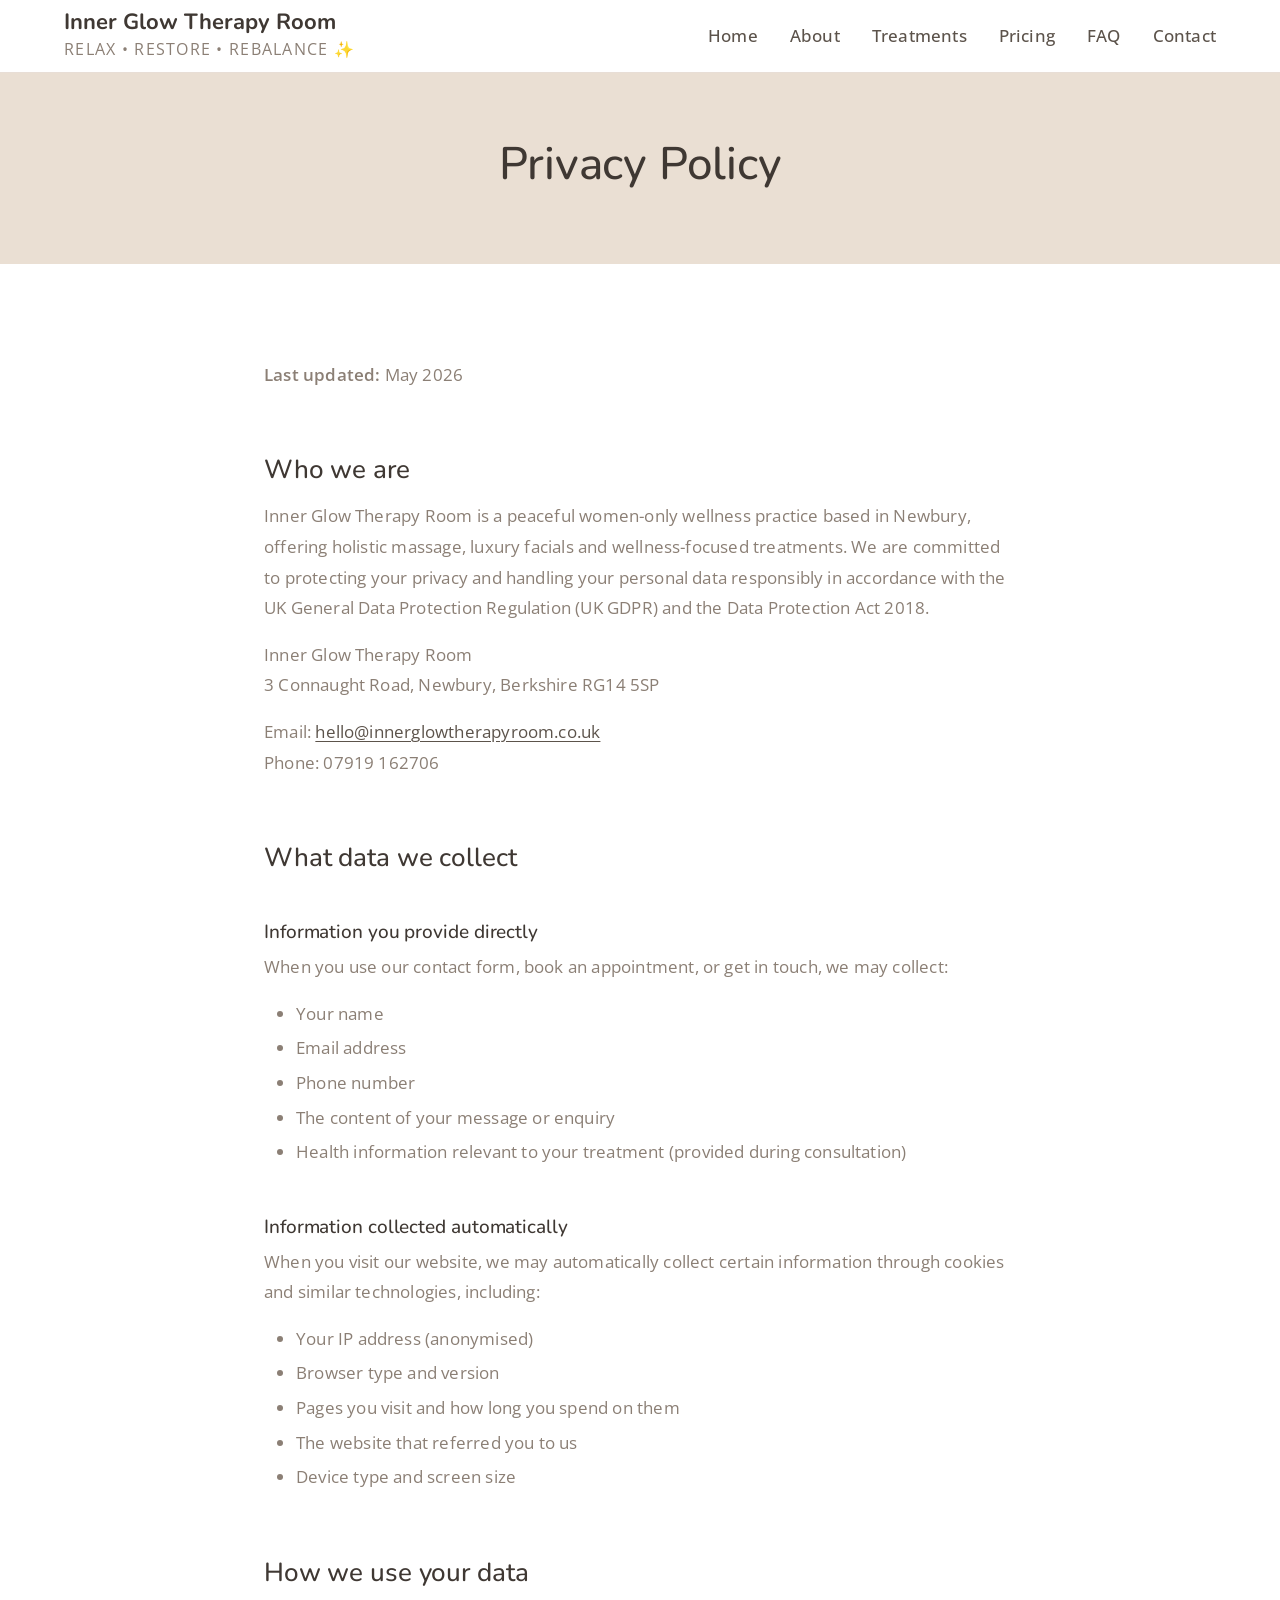
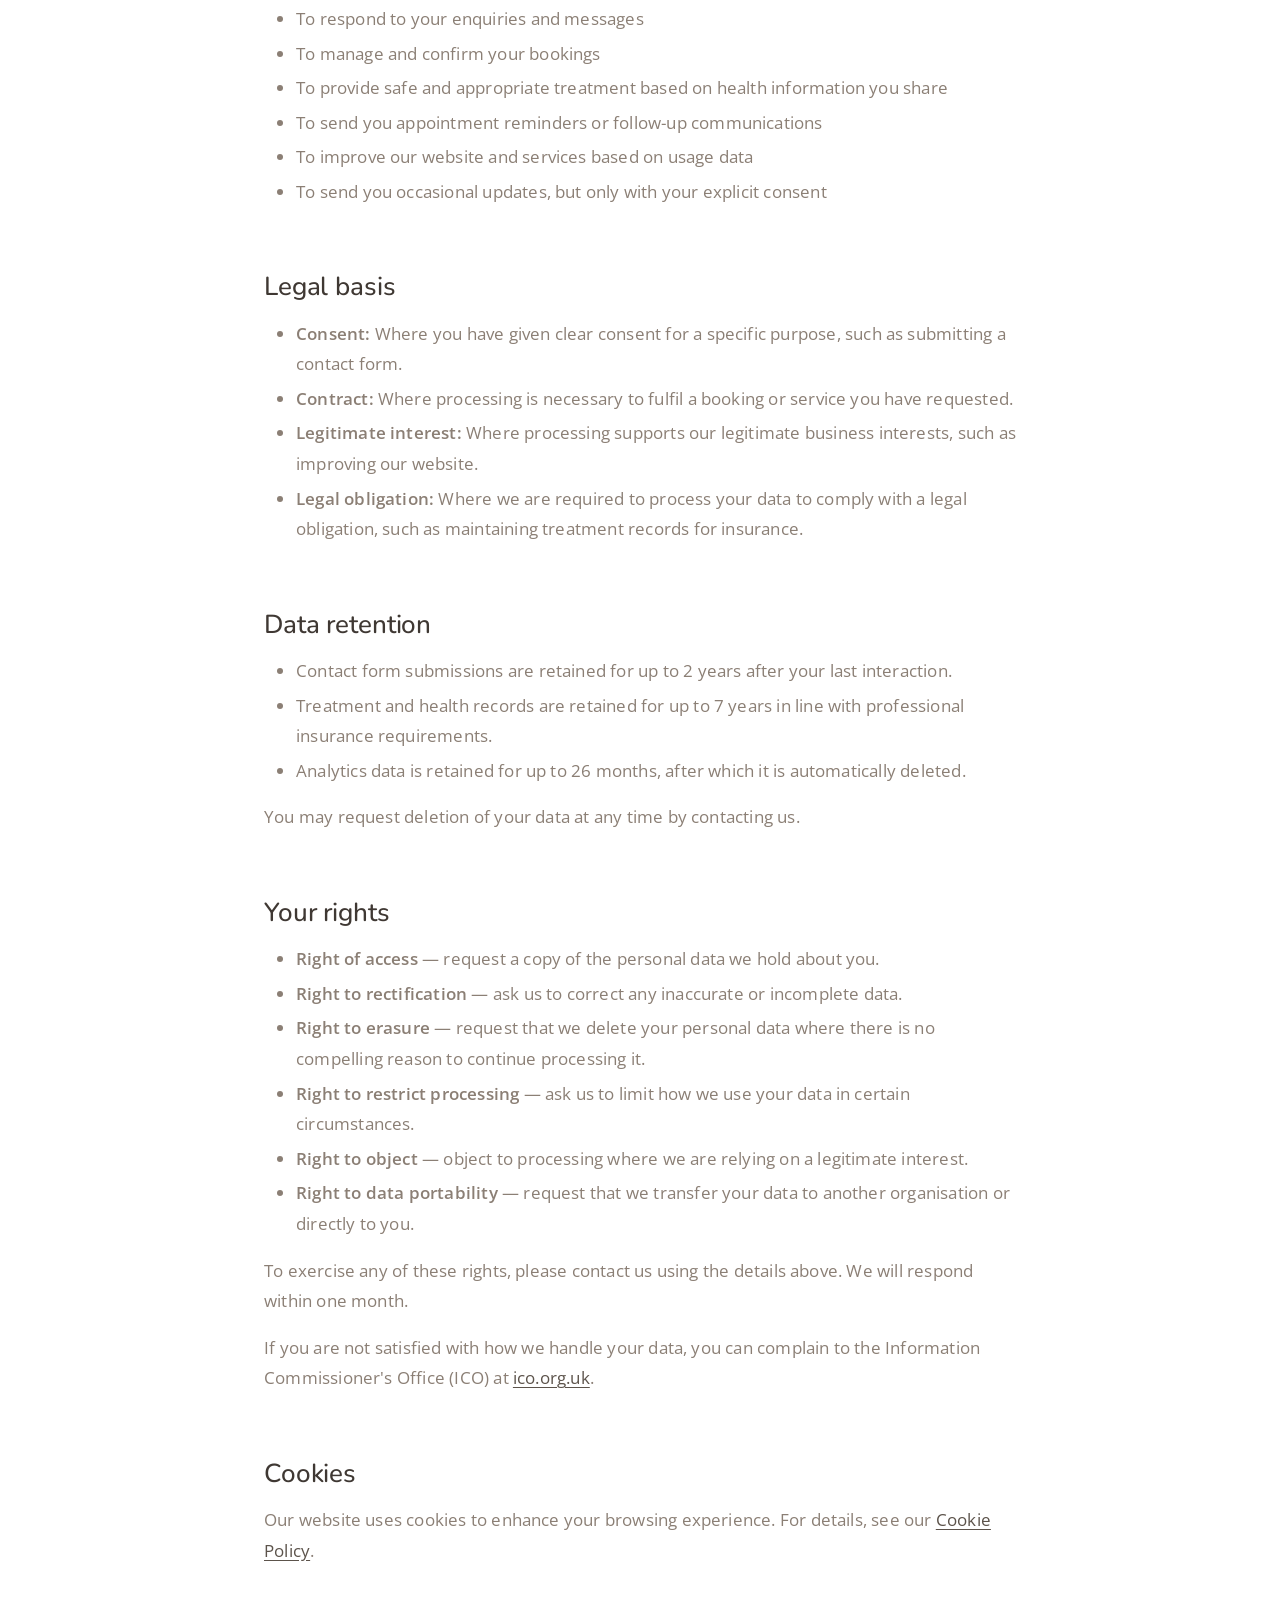
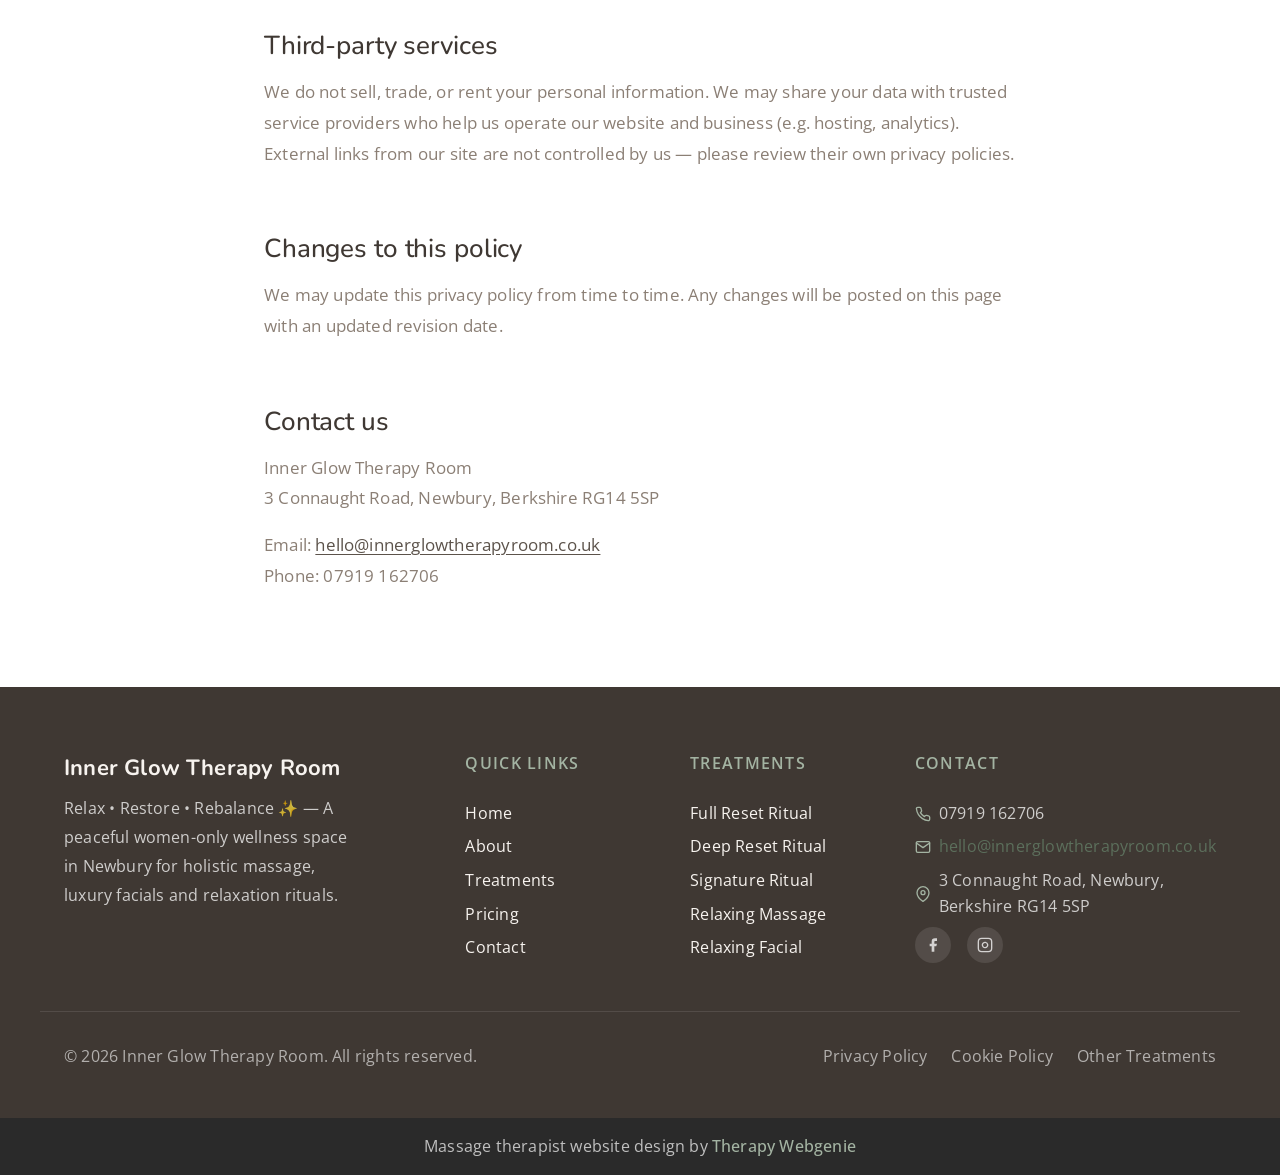
<file: privacy.html>
<!DOCTYPE html>
<html lang="en">
<head>
  <meta charset="UTF-8">
  <meta name="viewport" content="width=device-width, initial-scale=1.0">
  <meta name="description" content="Privacy policy for Inner Glow Therapy Room, Newbury. How we collect, use and protect your personal information.">
  <meta name="author" content="Inner Glow Therapy Room">
  <meta name="robots" content="noindex">
  <title>Privacy Policy — Inner Glow Therapy Room, Newbury</title>
  <meta property="og:description" content="Our privacy policy explains how Inner Glow Therapy Room collects, uses and protects your personal data.">
  <meta property="og:title" content="Privacy Policy — Inner Glow Therapy Room, Newbury">
  <link rel="canonical" href="https://www.innerglowtherapyroom.co.uk/privacy.html">
  <link rel="preconnect" href="https://fonts.googleapis.com">
  <link rel="preconnect" href="https://fonts.gstatic.com" crossorigin>
  <link rel="icon" href="images/favicon.png" type="image/png" sizes="96x96">
  <link rel="apple-touch-icon" href="images/apple-touch-icon.png">
  <link rel="stylesheet" href="css/base.css?v=1728">
  <link rel="stylesheet" href="css/components.css?v=1728">
  <link rel="stylesheet" href="css/theme.css?v=1728">
<!-- BEACON -->
<script>(function(){try{var u="https:\/\/editmy.site\/api\/hit\/13";var d=JSON.stringify({p:location.pathname,r:document.referrer});if(navigator.sendBeacon){navigator.sendBeacon(u,d);}else{fetch(u,{method:"POST",keepalive:true,body:d});}}catch(e){}})();</script>
<!-- /BEACON -->
</head>
<body>
  <a href="#main" class="skip-link">Skip to main content</a>
  <!-- SECTION: nav -->
  <nav class="nav" role="navigation" aria-label="Main navigation">
    <div class="container nav__inner">
      <a href="./" class="nav__brand">
        <span class="nav__name">Inner Glow Therapy Room</span>
        <span class="nav__title">Relax • Restore • Rebalance ✨</span>
      </a>
      <div class="nav__links">
        <a href="./" class="nav__link">Home</a>
        <a href="about.html" class="nav__link">About</a>
        <a href="treatments.html" class="nav__link">Treatments</a>
        <a href="pricing.html" class="nav__link">Pricing</a>
        <a href="faq.html" class="nav__link">FAQ</a>
        <a href="contact.html" class="nav__link">Contact</a>
      </div>
      <button class="nav__toggle" aria-label="Toggle menu" aria-expanded="false" aria-controls="mobile-menu">
        <span class="nav__toggle-bar"></span>
        <span class="nav__toggle-bar"></span>
        <span class="nav__toggle-bar"></span>
      </button>
    </div>
    <div class="nav__mobile" id="mobile-menu" role="menu">
      <a href="./" class="nav__link" role="menuitem">Home</a>
      <a href="about.html" class="nav__link" role="menuitem">About</a>
      <a href="treatments.html" class="nav__link" role="menuitem">Treatments</a>
      <a href="pricing.html" class="nav__link" role="menuitem">Pricing</a>
      <a href="faq.html" class="nav__link" role="menuitem">FAQ</a>
      <a href="contact.html" class="nav__link" role="menuitem">Contact</a>
    </div>
  </nav>
  <!-- /SECTION: nav -->
  <main id="main">
    <section class="page-header">
      <div class="container">
        <h1>Privacy Policy</h1>
      </div>
    </section>
    <section class="section">
      <div class="container container--narrow">
        <div class="privacy-content legal-content">
          <p><strong>Last updated:</strong> May 2026</p>
          <h2>Who we are</h2>
          <p>Inner Glow Therapy Room is a peaceful women-only wellness practice based in Newbury, offering holistic massage, luxury facials and wellness-focused treatments. We are committed to protecting your privacy and handling your personal data responsibly in accordance with the UK General Data Protection Regulation (UK GDPR) and the Data Protection Act 2018.</p>
          <p>Inner Glow Therapy Room<br>3 Connaught Road, Newbury, Berkshire RG14 5SP</p>
          <p>Email: <a href="mailto:hello@innerglowtherapyroom.co.uk">hello@innerglowtherapyroom.co.uk</a><br>Phone: 07919 162706</p>
          <h2>What data we collect</h2>
          <h3>Information you provide directly</h3>
          <p>When you use our contact form, book an appointment, or get in touch, we may collect:</p>
          <ul>
            <li>Your name</li>
            <li>Email address</li>
            <li>Phone number</li>
            <li>The content of your message or enquiry</li>
            <li>Health information relevant to your treatment (provided during consultation)</li>
          </ul>
          <h3>Information collected automatically</h3>
          <p>When you visit our website, we may automatically collect certain information through cookies and similar technologies, including:</p>
          <ul>
            <li>Your IP address (anonymised)</li>
            <li>Browser type and version</li>
            <li>Pages you visit and how long you spend on them</li>
            <li>The website that referred you to us</li>
            <li>Device type and screen size</li>
          </ul>
          <h2>How we use your data</h2>
          <ul>
            <li>To respond to your enquiries and messages</li>
            <li>To manage and confirm your bookings</li>
            <li>To provide safe and appropriate treatment based on health information you share</li>
            <li>To send you appointment reminders or follow-up communications</li>
            <li>To improve our website and services based on usage data</li>
            <li>To send you occasional updates, but only with your explicit consent</li>
          </ul>
          <h2>Legal basis</h2>
          <ul>
            <li><strong>Consent:</strong> Where you have given clear consent for a specific purpose, such as submitting a contact form.</li>
            <li><strong>Contract:</strong> Where processing is necessary to fulfil a booking or service you have requested.</li>
            <li><strong>Legitimate interest:</strong> Where processing supports our legitimate business interests, such as improving our website.</li>
            <li><strong>Legal obligation:</strong> Where we are required to process your data to comply with a legal obligation, such as maintaining treatment records for insurance.</li>
          </ul>
          <h2>Data retention</h2>
          <ul>
            <li>Contact form submissions are retained for up to 2 years after your last interaction.</li>
            <li>Treatment and health records are retained for up to 7 years in line with professional insurance requirements.</li>
            <li>Analytics data is retained for up to 26 months, after which it is automatically deleted.</li>
          </ul>
          <p>You may request deletion of your data at any time by contacting us.</p>
          <h2>Your rights</h2>
          <ul>
            <li><strong>Right of access</strong> — request a copy of the personal data we hold about you.</li>
            <li><strong>Right to rectification</strong> — ask us to correct any inaccurate or incomplete data.</li>
            <li><strong>Right to erasure</strong> — request that we delete your personal data where there is no compelling reason to continue processing it.</li>
            <li><strong>Right to restrict processing</strong> — ask us to limit how we use your data in certain circumstances.</li>
            <li><strong>Right to object</strong> — object to processing where we are relying on a legitimate interest.</li>
            <li><strong>Right to data portability</strong> — request that we transfer your data to another organisation or directly to you.</li>
          </ul>
          <p>To exercise any of these rights, please contact us using the details above. We will respond within one month.</p>
          <p>If you are not satisfied with how we handle your data, you can complain to the Information Commissioner's Office (ICO) at <a href="https://ico.org.uk" target="_blank" rel="noopener">ico.org.uk</a>.</p>
          <h2>Cookies</h2>
          <p>Our website uses cookies to enhance your browsing experience. For details, see our <a href="cookies-policy.html">Cookie Policy</a>.</p>
          <h2>Third-party services</h2>
          <p>We do not sell, trade, or rent your personal information. We may share your data with trusted service providers who help us operate our website and business (e.g. hosting, analytics). External links from our site are not controlled by us — please review their own privacy policies.</p>
          <h2>Changes to this policy</h2>
          <p>We may update this privacy policy from time to time. Any changes will be posted on this page with an updated revision date.</p>
          <h2>Contact us</h2>
          <p>Inner Glow Therapy Room<br>3 Connaught Road, Newbury, Berkshire RG14 5SP</p>
          <p>Email: <a href="mailto:hello@innerglowtherapyroom.co.uk">hello@innerglowtherapyroom.co.uk</a><br>Phone: 07919 162706</p>
        </div>
      </div>
    </section>
  </main>
  <!-- SECTION: footer -->
  <footer class="footer">
    <div class="container footer__inner">
      <div class="footer__brand">
        <p class="footer__brand-name">Inner Glow Therapy Room</p>
        <p class="footer__brand-text">Relax • Restore • Rebalance ✨ — A peaceful women-only wellness space in Newbury for holistic massage, luxury facials and relaxation rituals.</p>
      </div>
      <div class="footer__col">
        <p class="footer__heading">Quick Links</p>
        <div class="footer__links">
          <a href="./" class="footer__link">Home</a>
          <a href="about.html" class="footer__link">About</a>
          <a href="treatments.html" class="footer__link">Treatments</a>
          <a href="pricing.html" class="footer__link">Pricing</a>
          <a href="contact.html" class="footer__link">Contact</a>
        </div>
      </div>
      <div class="footer__col">
        <p class="footer__heading">Treatments</p>
        <div class="footer__links">
          <a href="treatments.html" class="footer__link">Full Reset Ritual</a>
          <a href="treatments.html" class="footer__link">Deep Reset Ritual</a>
          <a href="treatments.html" class="footer__link">Signature Ritual</a>
          <a href="treatments.html" class="footer__link">Relaxing Massage</a>
          <a href="treatments.html" class="footer__link">Relaxing Facial</a>
        </div>
      </div>
      <div class="footer__col">
        <p class="footer__heading">Contact</p>
        <div class="footer__contact-item">
          <svg xmlns="http://www.w3.org/2000/svg" viewBox="0 0 24 24" fill="none" stroke="currentColor" stroke-width="2" stroke-linecap="round" stroke-linejoin="round"><path d="M22 16.92v3a2 2 0 0 1-2.18 2 19.79 19.79 0 0 1-8.63-3.07 19.5 19.5 0 0 1-6-6 19.79 19.79 0 0 1-3.07-8.67A2 2 0 0 1 4.11 2h3a2 2 0 0 1 2 1.72 12.84 12.84 0 0 0 .7 2.81 2 2 0 0 1-.45 2.11L8.09 9.91a16 16 0 0 0 6 6l1.27-1.27a2 2 0 0 1 2.11-.45 12.84 12.84 0 0 0 2.81.7A2 2 0 0 1 22 16.92z"></path></svg>
          <span>07919 162706</span>
        </div>
        <div class="footer__contact-item">
          <svg xmlns="http://www.w3.org/2000/svg" viewBox="0 0 24 24" fill="none" stroke="currentColor" stroke-width="2" stroke-linecap="round" stroke-linejoin="round"><path d="M4 4h16c1.1 0 2 .9 2 2v12c0 1.1-.9 2-2 2H4c-1.1 0-2-.9-2-2V6c0-1.1.9-2 2-2z"></path><polyline points="22,6 12,13 2,6"></polyline></svg>
          <a href="mailto:hello@innerglowtherapyroom.co.uk">hello@innerglowtherapyroom.co.uk</a>
        </div>
        <div class="footer__contact-item">
          <svg xmlns="http://www.w3.org/2000/svg" viewBox="0 0 24 24" fill="none" stroke="currentColor" stroke-width="2" stroke-linecap="round" stroke-linejoin="round"><path d="M21 10c0 7-9 13-9 13s-9-6-9-13a9 9 0 0 1 18 0z"></path><circle cx="12" cy="10" r="3"></circle></svg>
          <span>3 Connaught Road, Newbury, Berkshire RG14 5SP</span>
        </div>
        <div class="footer__social">
          <!-- PROFILE:social_facebook --><a href="https://www.facebook.com/innerglowtherapyroom" aria-label="Facebook" target="_blank" rel="noopener noreferrer"><svg viewBox="0 0 24 24" fill="currentColor" aria-hidden="true"><path d="M18 2h-3a5 5 0 0 0-5 5v3H7v4h3v8h4v-8h3l1-4h-4V7a1 1 0 0 1 1-1h3z"/></svg></a><!-- /PROFILE:social_facebook -->
          <!-- PROFILE:social_instagram --><a href="https://www.instagram.com/innerglowtherapyroom" aria-label="Instagram" target="_blank" rel="noopener noreferrer"><svg viewBox="0 0 24 24" fill="none" stroke="currentColor" stroke-width="2" aria-hidden="true"><rect x="2" y="2" width="20" height="20" rx="5" ry="5"/><path d="M16 11.37A4 4 0 1 1 12.63 8 4 4 0 0 1 16 11.37z"/><line x1="17.5" y1="6.5" x2="17.51" y2="6.5"/></svg></a><!-- /PROFILE:social_instagram -->
        </div>
      </div>
    </div>
    <div class="container footer__bottom">
      <p class="footer__copyright">&copy; <script>document.write(new Date().getFullYear())</script> Inner Glow Therapy Room. All rights reserved.</p>
      <div class="footer__legal">
        <a href="privacy.html">Privacy Policy</a>
        <a href="cookies-policy.html">Cookie Policy</a>
        <a href="other-treatments.html">Other Treatments</a>
      </div>
    </div>
  </footer>
  <!-- /SECTION: footer -->
  <div class="site-credit">
    <p>Massage therapist website design by <a href="https://www.therapywebgenie.com/websites-for-therapists/body-based-practitioners/" target="_blank" rel="noopener nofollow">Therapy Webgenie</a></p>
  </div>
  <button class="back-to-top" aria-label="Back to top">
    <svg xmlns="http://www.w3.org/2000/svg" viewBox="0 0 24 24" fill="none" stroke="currentColor" stroke-width="2" stroke-linecap="round" stroke-linejoin="round"><polyline points="18 15 12 9 6 15"></polyline></svg>
  </button>
  <script src="js/main.js"></script>
</body>
</html>
</file>
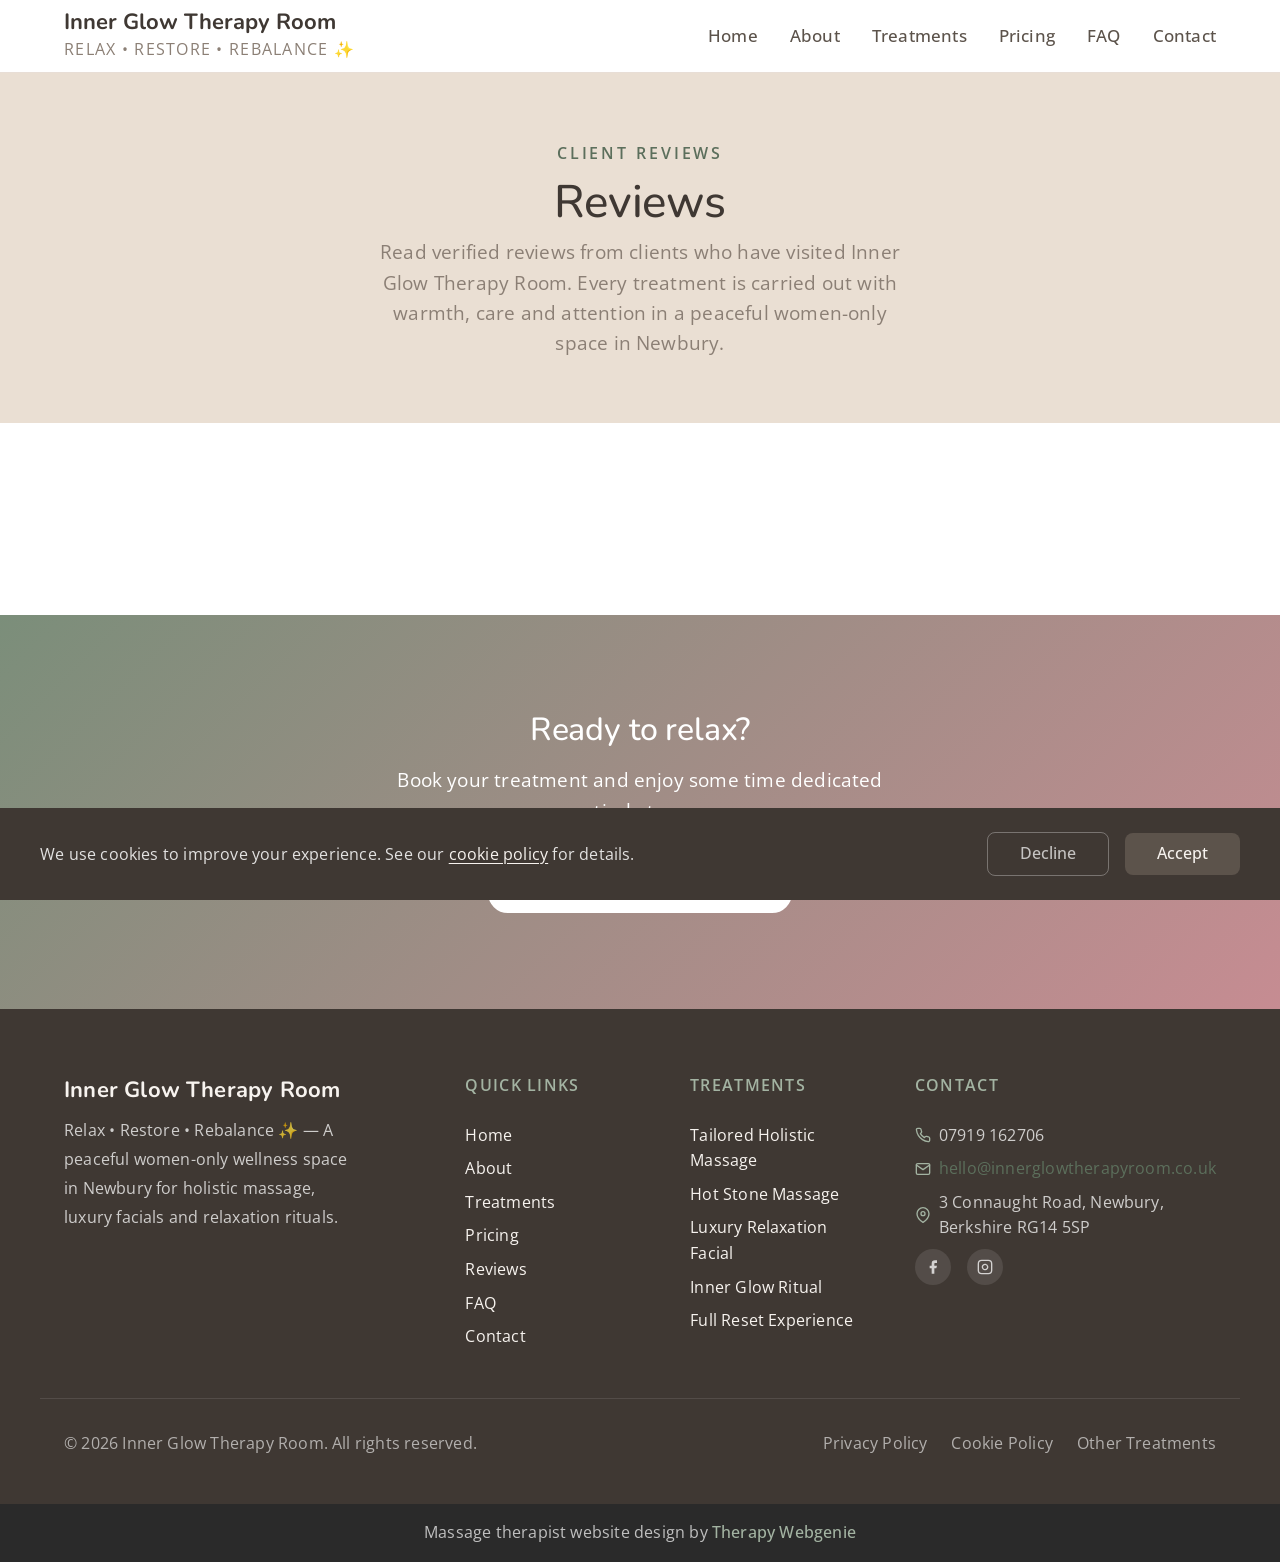
<file: reviews.html>
<!DOCTYPE html>
<html lang="en">
<head>
  <meta charset="UTF-8">
  <meta name="viewport" content="width=device-width, initial-scale=1.0">
  <meta name="description" content="Verified client reviews for Inner Glow Therapy Room, Newbury — read what clients say about the holistic massage, luxury facials and wellness treatments.">
  <meta name="robots" content="max-image-preview:large">
  <title>Reviews — Inner Glow Therapy Room, Newbury</title>
  <link rel="canonical" href="https://www.innerglowtherapyroom.co.uk/reviews.html">
  <meta property="og:type" content="website">
  <meta property="og:url" content="https://www.innerglowtherapyroom.co.uk/reviews.html">
  <meta property="og:title" content="Reviews — Inner Glow Therapy Room, Newbury">
  <meta property="og:description" content="Read verified client reviews for Inner Glow Therapy Room, a women-only wellness space in Newbury.">
  <link rel="preconnect" href="https://fonts.googleapis.com">
  <link rel="preconnect" href="https://fonts.gstatic.com" crossorigin>
  <link rel="icon" href="images/favicon.png" type="image/png" sizes="96x96">
  <link rel="apple-touch-icon" href="images/apple-touch-icon.png">
  <link rel="stylesheet" href="css/base.css?v=1728">
  <link rel="stylesheet" href="css/components.css?v=1728">
  <link rel="stylesheet" href="css/theme.css?v=1728">
  <!-- PROFILE:schema -->
    <script type="application/ld+json">
    {
    "@context": "https://schema.org",
    "@type": "LocalBusiness",
    "url": "https://www.innerglowtherapyroom.co.uk",
    "email": "hello@innerglowtherapyroom.co.uk",
    "sameAs": [
        "https://www.facebook.com/innerglowtherapyroom",
        "https://www.instagram.com/innerglowtherapyroom"
    ]
}
    </script>
<!-- /PROFILE:schema -->
<script type="application/ld+json" data-te-schema="1">
{
    "@context": "https://schema.org",
    "@graph": [
        {
            "@type": "BreadcrumbList",
            "@id": "https://www.innerglowtherapyroom.co.uk/reviews.html#breadcrumb",
            "itemListElement": [
                {
                    "@type": "ListItem",
                    "position": 1,
                    "name": "Home",
                    "item": "https://www.innerglowtherapyroom.co.uk/"
                },
                {
                    "@type": "ListItem",
                    "position": 2,
                    "name": "Reviews",
                    "item": "https://www.innerglowtherapyroom.co.uk/reviews.html"
                }
            ]
        }
    ]
}
</script>
<!-- BEACON -->
<script>(function(){try{var u="https:\/\/editmy.site\/api\/hit\/13";var d=JSON.stringify({p:location.pathname,r:document.referrer});if(navigator.sendBeacon){navigator.sendBeacon(u,d);}else{fetch(u,{method:"POST",keepalive:true,body:d});}}catch(e){}})();</script>
<!-- /BEACON -->
</head>
<body>
  <a href="#main" class="skip-link">Skip to main content</a>
  <!-- SECTION: nav -->
  <nav class="nav" role="navigation" aria-label="Main navigation">
    <div class="container nav__inner">
      <a href="./" class="nav__brand">
        <!-- PROFILE:logo --><!-- /PROFILE:logo -->
        <span class="nav__name"><!-- PROFILE:site_title -->Inner Glow Therapy Room<!-- /PROFILE:site_title --></span>
        <span class="nav__title"><!-- PROFILE:site_slogan -->Relax • Restore • Rebalance ✨<!-- /PROFILE:site_slogan --></span>
      </a>
      <div class="nav__links">
        <a href="./" class="nav__link">Home</a>
        <a href="about.html" class="nav__link">About</a>
        <a href="treatments.html" class="nav__link">Treatments</a>
        <a href="pricing.html" class="nav__link">Pricing</a>
        <a href="faq.html" class="nav__link">FAQ</a>
        <a href="contact.html" class="nav__link">Contact</a>
      </div>
      <button class="nav__toggle" aria-label="Toggle menu" aria-expanded="false" aria-controls="mobile-menu">
        <span class="nav__toggle-bar"></span>
        <span class="nav__toggle-bar"></span>
        <span class="nav__toggle-bar"></span>
      </button>
    </div>
    <div class="nav__mobile" id="mobile-menu" role="menu">
      <a href="./" class="nav__link" role="menuitem">Home</a>
      <a href="about.html" class="nav__link" role="menuitem">About</a>
      <a href="treatments.html" class="nav__link" role="menuitem">Treatments</a>
      <a href="pricing.html" class="nav__link" role="menuitem">Pricing</a>
      <a href="faq.html" class="nav__link" role="menuitem">FAQ</a>
      <a href="contact.html" class="nav__link" role="menuitem">Contact</a>
    </div>
  </nav>
  <!-- /SECTION: nav -->
  <!-- Compact scroll header -->
  <div class="nav-scroll" aria-hidden="true">
    <div class="container nav-scroll__inner">
      <div class="nav-scroll__brand">
        <span class="nav-scroll__name"><!-- PROFILE:site_title -->Inner Glow Therapy Room<!-- /PROFILE:site_title --></span>
        <span class="nav-scroll__title"><!-- PROFILE:site_slogan -->Relax • Restore • Rebalance ✨<!-- /PROFILE:site_slogan --></span>
      </div>
      <div class="nav-scroll__right">
        <a href="tel:07919162706" class="nav-scroll__phone">
          <svg xmlns="http://www.w3.org/2000/svg" viewBox="0 0 24 24" fill="none" stroke="currentColor" stroke-width="2" stroke-linecap="round" stroke-linejoin="round"><path d="M22 16.92v3a2 2 0 0 1-2.18 2 19.79 19.79 0 0 1-8.63-3.07 19.5 19.5 0 0 1-6-6 19.79 19.79 0 0 1-3.07-8.67A2 2 0 0 1 4.11 2h3a2 2 0 0 1 2 1.72c.127.96.361 1.903.7 2.81a2 2 0 0 1-.45 2.11L8.09 9.91a16 16 0 0 0 6 6l1.27-1.27a2 2 0 0 1 2.11-.45c.907.339 1.85.573 2.81.7A2 2 0 0 1 22 16.92z"></path></svg>
          07919 162706
        </a>
        <a href="tel:07919162706" class="nav-scroll__phone-icon" aria-label="Call Inner Glow Therapy Room">
          <svg xmlns="http://www.w3.org/2000/svg" viewBox="0 0 24 24" fill="none" stroke="currentColor" stroke-width="2" stroke-linecap="round" stroke-linejoin="round"><path d="M22 16.92v3a2 2 0 0 1-2.18 2 19.79 19.79 0 0 1-8.63-3.07 19.5 19.5 0 0 1-6-6 19.79 19.79 0 0 1-3.07-8.67A2 2 0 0 1 4.11 2h3a2 2 0 0 1 2 1.72c.127.96.361 1.903.7 2.81a2 2 0 0 1-.45 2.11L8.09 9.91a16 16 0 0 0 6 6l1.27-1.27a2 2 0 0 1 2.11-.45c.907.339 1.85.573 2.81.7A2 2 0 0 1 22 16.92z"></path></svg>
        </a>
        <button class="nav-scroll__toggle" aria-label="Toggle menu">
          <span class="nav-scroll__toggle-bar"></span>
          <span class="nav-scroll__toggle-bar"></span>
          <span class="nav-scroll__toggle-bar"></span>
        </button>
      </div>
    </div>
  </div>
  <main id="main">
    <!-- SECTION: page-header -->
    <section class="page-header">
      <div class="container">
        <span class="section-label">Client Reviews</span>
        <h1>Reviews</h1>
        <p>Read verified reviews from clients who have visited Inner Glow Therapy Room. Every treatment is carried out with warmth, care and attention in a peaceful women-only space in Newbury.</p>
      </div>
    </section>
    <!-- /SECTION: page-header -->
    <!-- SECTION: reviews -->
    <section class="section">
      <div class="container">
        <script src="https://www.verifiedpractitioner.com/widget-loader.js" data-practitioner="b5d9766b9d2d903109b8fe72cf2fe5d5f544eda7db6e798d1ac1501a0e8c574e" data-layout="grid" data-count="6" defer></script><noscript><a href="https://www.verifiedpractitioner.com/reviews/inner-glow-therapy-room/" rel="noopener">Read verified client reviews for Inner Glow Therapy Room</a></noscript>
      </div>
    </section>
    <!-- /SECTION: reviews -->
    <!-- SECTION: cta -->
    <section class="section cta-banner">
      <div class="container text-center">
        <h2>Ready to relax?</h2>
        <p>Book your treatment and enjoy some time dedicated entirely to you.</p>
        <div class="cta-banner__buttons">
          <a href="contact.html" class="btn btn--accent">Book your treatment</a>
        </div>
      </div>
    </section>
    <!-- /SECTION: cta -->
  </main>
  <!-- SECTION: footer -->
  <footer class="footer">
    <div class="container footer__inner">
      <div class="footer__brand">
        <p class="footer__brand-name">Inner Glow Therapy Room</p>
        <p class="footer__brand-text">Relax • Restore • Rebalance ✨ — A peaceful women-only wellness space in Newbury for holistic massage, luxury facials and relaxation rituals.</p>
      </div>
      <div class="footer__col">
        <p class="footer__heading">Quick Links</p>
        <div class="footer__links">
          <a href="./" class="footer__link">Home</a>
          <a href="about.html" class="footer__link">About</a>
          <a href="treatments.html" class="footer__link">Treatments</a>
          <a href="pricing.html" class="footer__link">Pricing</a>
          <a href="reviews.html" class="footer__link">Reviews</a>
          <a href="faq.html" class="footer__link">FAQ</a>
          <a href="contact.html" class="footer__link">Contact</a>
        </div>
      </div>
      <div class="footer__col">
        <p class="footer__heading">Treatments</p>
        <div class="footer__links">
          <a href="treatments.html#service-massage" class="footer__link">Tailored Holistic Massage</a>
          <a href="treatments.html#service-massage" class="footer__link">Hot Stone Massage</a>
          <a href="treatments.html#service-facials" class="footer__link">Luxury Relaxation Facial</a>
          <a href="treatments.html#service-wellness" class="footer__link">Inner Glow Ritual</a>
          <a href="treatments.html#service-wellness" class="footer__link">Full Reset Experience</a>
        </div>
      </div>
      <div class="footer__col">
        <p class="footer__heading">Contact</p>
        <div class="footer__contact-item">
          <svg xmlns="http://www.w3.org/2000/svg" viewBox="0 0 24 24" fill="none" stroke="currentColor" stroke-width="2" stroke-linecap="round" stroke-linejoin="round"><path d="M22 16.92v3a2 2 0 0 1-2.18 2 19.79 19.79 0 0 1-8.63-3.07 19.5 19.5 0 0 1-6-6 19.79 19.79 0 0 1-3.07-8.67A2 2 0 0 1 4.11 2h3a2 2 0 0 1 2 1.72 12.84 12.84 0 0 0 .7 2.81 2 2 0 0 1-.45 2.11L8.09 9.91a16 16 0 0 0 6 6l1.27-1.27a2 2 0 0 1 2.11-.45 12.84 12.84 0 0 0 2.81.7A2 2 0 0 1 22 16.92z"></path></svg>
          <span>07919 162706</span>
        </div>
        <div class="footer__contact-item">
          <svg xmlns="http://www.w3.org/2000/svg" viewBox="0 0 24 24" fill="none" stroke="currentColor" stroke-width="2" stroke-linecap="round" stroke-linejoin="round"><path d="M4 4h16c1.1 0 2 .9 2 2v12c0 1.1-.9 2-2 2H4c-1.1 0-2-.9-2-2V6c0-1.1.9-2 2-2z"></path><polyline points="22,6 12,13 2,6"></polyline></svg>
          <a href="mailto:hello@innerglowtherapyroom.co.uk">hello@innerglowtherapyroom.co.uk</a>
        </div>
        <div class="footer__contact-item">
          <svg xmlns="http://www.w3.org/2000/svg" viewBox="0 0 24 24" fill="none" stroke="currentColor" stroke-width="2" stroke-linecap="round" stroke-linejoin="round"><path d="M21 10c0 7-9 13-9 13s-9-6-9-13a9 9 0 0 1 18 0z"></path><circle cx="12" cy="10" r="3"></circle></svg>
          <span>3 Connaught Road, Newbury, Berkshire RG14 5SP</span>
        </div>
        <div class="footer__social">
          <!-- PROFILE:social_facebook --><a href="https://www.facebook.com/innerglowtherapyroom" aria-label="Facebook" target="_blank" rel="noopener noreferrer"><svg viewBox="0 0 24 24" fill="currentColor" aria-hidden="true"><path d="M18 2h-3a5 5 0 0 0-5 5v3H7v4h3v8h4v-8h3l1-4h-4V7a1 1 0 0 1 1-1h3z"/></svg></a><!-- /PROFILE:social_facebook -->
          <!-- PROFILE:social_instagram --><a href="https://www.instagram.com/innerglowtherapyroom" aria-label="Instagram" target="_blank" rel="noopener noreferrer"><svg viewBox="0 0 24 24" fill="none" stroke="currentColor" stroke-width="2" aria-hidden="true"><rect x="2" y="2" width="20" height="20" rx="5" ry="5"/><path d="M16 11.37A4 4 0 1 1 12.63 8 4 4 0 0 1 16 11.37z"/><line x1="17.5" y1="6.5" x2="17.51" y2="6.5"/></svg></a><!-- /PROFILE:social_instagram -->
        </div>
      </div>
    </div>
    <div class="container footer__bottom">
      <p class="footer__copyright">&copy; <script>document.write(new Date().getFullYear())</script> Inner Glow Therapy Room. All rights reserved.</p>
      <div class="footer__legal">
        <a href="privacy.html">Privacy Policy</a>
        <a href="cookies-policy.html">Cookie Policy</a>
        <a href="other-treatments.html">Other Treatments</a>
      </div>
    </div>
  </footer>
  <!-- /SECTION: footer -->
  <div class="site-credit">
    <p>Massage therapist website design by <a href="https://www.therapywebgenie.com/websites-for-therapists/body-based-practitioners/" target="_blank" rel="noopener nofollow">Therapy Webgenie</a></p>
  </div>
  <div class="cookie-banner" role="dialog" aria-label="Cookie consent">
    <div class="cookie-banner__inner">
      <p class="cookie-banner__text">We use cookies to improve your experience. See our <a href="cookies-policy.html">cookie policy</a> for details.</p>
      <div class="cookie-banner__buttons"><button class="cookie-banner__accept">Accept</button><button class="cookie-banner__decline">Decline</button></div>
    </div>
  </div>
  <button class="back-to-top" aria-label="Back to top">
    <svg xmlns="http://www.w3.org/2000/svg" viewBox="0 0 24 24" fill="none" stroke="currentColor" stroke-width="2" stroke-linecap="round" stroke-linejoin="round"><polyline points="18 15 12 9 6 15"></polyline></svg>
  </button>
  <script src="js/main.js"></script>
</body>
</html>
</file>
<file: css/base.css>
/* =============================================
   BASE STYLES
   Reset, Custom Properties, Typography, Layout
   Theme colours & fonts are in theme.css
   ============================================= */

/* --- Custom Properties (non-theme) --- */
:root {
  --text-xs: 1rem; /* 1.7.24: the smallest text on a site is 16px (Rick's rule); was 13px */
  --text-sm: 1rem;
  --text-base: 1.0625rem;
  --text-md: 1.1875rem;
  --text-lg: 1.375rem;
  --text-xl: 1.625rem;
  --text-2xl: 2rem;
  --text-3xl: 2.375rem;
  --text-4xl: 3rem;

  /* Heading sizes (overridable per font pairing in theme.css) */
  --text-h1: var(--text-3xl);          /* mobile: 38px */
  --text-h1-desktop: var(--text-4xl);  /* desktop: 48px */
  --text-h2: var(--text-2xl);          /* mobile: 32px */
  --text-h2-desktop: var(--text-3xl);  /* desktop: 38px */
  --text-h3: var(--text-xl);           /* mobile: 26px */
  --text-h3-desktop: 1.75rem;          /* desktop: 28px */

  --font-weight-normal: 400;
  --font-weight-medium: 500;
  --font-weight-semibold: 600;
  --font-weight-bold: 700;

  --line-height-tight: 1.2;
  --line-height-normal: 1.6;
  --line-height-relaxed: 1.8;

  /* Spacing */
  --space-xs: 0.25rem;
  --space-sm: 0.5rem;
  --space-md: 1rem;
  --space-lg: 1.5rem;
  --space-xl: 2rem;
  --space-2xl: 3rem;
  --space-3xl: 4rem;
  --space-4xl: 6rem;
  --space-5xl: 8rem;

  /* Layout */
  --container-max: 1200px;
  --container-narrow: 800px;
  --container-wide: 1400px;

  /* Border Radius */
  --radius-sm: 4px;
  --radius-md: 8px;
  --radius-lg: 12px;
  --radius-xl: 20px;
  --radius-full: 9999px;

  /* Shadows */
  --shadow-sm: 0 1px 3px rgba(0, 0, 0, 0.06);
  --shadow-md: 0 4px 12px rgba(0, 0, 0, 0.08);
  --shadow-lg: 0 8px 30px rgba(0, 0, 0, 0.1);
  --shadow-xl: 0 12px 40px rgba(0, 0, 0, 0.12);

  /* Transitions */
  --transition-fast: 150ms ease;
  --transition-base: 250ms ease;
  --transition-normal: 300ms ease;
  --transition-slow: 400ms ease;

  /* === v1.5 Aesthetic dials ===
     Per-site theme.css overrides these to flip a site's visual aesthetic
     (sharp / soft / brutalist / luxe / editorial). Defaults preserve the
     current "soft modern" look so existing sites are unchanged.
     Pills always read --aesthetic-radius-pill (fixed 999px) so they
     stay pill-shaped regardless of the dial. */
  --aesthetic-radius:        14px;
  --aesthetic-radius-pill:   999px;
  --aesthetic-shadow-card:   0 1px 3px rgba(0, 0, 0, 0.04), 0 4px 16px rgba(0, 0, 0, 0.06);
  --aesthetic-border-width:  1px;
}

/* --- Reset --- */
*,
*::before,
*::after {
  box-sizing: border-box;
  margin: 0;
  padding: 0;
}

html {
  font-size: 100%;
  scroll-behavior: smooth;
  -webkit-text-size-adjust: 100%;
}

body {
  font-family: var(--font-body);
  font-size: var(--text-md);
  font-weight: var(--font-weight-normal);
  line-height: var(--line-height-normal);
  color: var(--color-text);
  background-color: var(--color-bg);
  -webkit-font-smoothing: antialiased;
  -moz-osx-font-smoothing: grayscale;
}

img,
picture,
video {
  display: block;
  max-width: 100%;
  height: auto;
}

svg {
  display: block;
}

input,
button,
textarea,
select {
  font: inherit;
  color: inherit;
}

button {
  cursor: pointer;
  border: none;
  background: none;
}

a {
  color: inherit;
  text-decoration: none;
}

ul,
ol {
  list-style: none;
}

h1, h2, h3, h4, h5, h6 {
  font-family: var(--font-heading);
  color: var(--color-text-heading);
  line-height: var(--line-height-tight);
  font-weight: var(--font-weight-bold);
  letter-spacing: var(--heading-tracking, normal); /* v1.7.26 hook */
  margin-bottom: var(--space-md);
  /* v1.7.8 — a heading carrying a long unbreakable token (a domain, an email,
     a hyphen-free compound) has nowhere to wrap and pushes past its container,
     giving the whole PAGE horizontal scroll on mobile. Hit on touch-physique,
     where "Be Better with Bowen (bebetterwithbowen.co.uk)" took the document
     to 394px inside a 375px viewport. break-word (not anywhere) so it only
     engages when the word genuinely cannot fit on a line of its own — normal
     headings are untouched, and min-content sizing is left alone so grid and
     flex tracks do not resize. */
  overflow-wrap: break-word;
}

/* --- Typography --- */
h1 {
  font-size: var(--text-h1);
}

h2 {
  font-size: var(--text-h2);
  margin-bottom: var(--space-xl);
}

h3 {
  font-size: var(--text-h3);
}

h4 {
  font-size: var(--text-lg);
}

h5 {
  font-size: var(--text-md);
}

h6 {
  font-size: var(--text-base);
}

p {
  margin-bottom: var(--space-md);
}

p:last-child:not(.section-subtitle) {
  margin-bottom: 0;
}

strong {
  font-weight: var(--strong-weight, var(--font-weight-semibold)); /* v1.7.26 hook */
}

/* --- Layout Utilities --- */
.container {
  width: 100%;
  max-width: var(--container-max);
  margin-left: auto;
  margin-right: auto;
  padding-left: var(--container-gutter, var(--space-lg)); /* v1.7.26 hook */
  padding-right: var(--container-gutter, var(--space-lg));
}

.container--narrow {
  max-width: var(--container-narrow);
}

.section {
  padding-top: var(--section-padding, var(--space-3xl)); /* v1.7.26 hook: a site's own band spacing */
  padding-bottom: var(--section-padding, var(--space-3xl));
}

.section--alt {
  background-color: var(--color-bg-alt);
}

/* Icons inside alt sections: swap bg-alt → surface so they remain visible */
.section--alt .card__icon,
.section--alt .icon-box__icon,
.section--alt .contact-info__icon,
.section--alt .service-detail__icon {
  background-color: var(--color-surface);
}

.section--dark {
  background-color: var(--color-bg-dark);
  color: var(--color-text-inverse);
}

.section--dark h2,
.section--dark h3,
.section--dark h4 {
  color: var(--color-text-inverse);
}

/* Grid */
.grid {
  display: grid;
  gap: var(--space-xl);
}

.grid--2 {
  grid-template-columns: 1fr;
}

.grid--3 {
  grid-template-columns: 1fr;
}

/* --- Buttons --- */
.btn {
  display: inline-flex;
  align-items: center;
  justify-content: center;
  gap: var(--space-sm);
  padding: var(--btn-padding, var(--space-md) var(--space-xl)); /* v1.7.26 hooks: padding, size, weight, capitals */
  font-family: var(--font-body);
  font-size: var(--btn-font-size, var(--text-base));
  font-weight: var(--btn-weight, var(--font-weight-medium));
  text-transform: var(--btn-transform, none);
  letter-spacing: var(--btn-tracking, normal);
  line-height: 1;
  border-radius: var(--btn-radius, var(--aesthetic-radius)); /* v1.7.20 hook: pill buttons */
  transition: all var(--transition-base);
  text-decoration: none;
  border: calc(var(--aesthetic-border-width) + 1px) solid transparent;
  white-space: nowrap;
}

.btn svg {
  width: 1em;
  height: 1em;
  flex-shrink: 0;
}

.btn--primary {
  background-color: var(--color-primary);
  color: var(--color-text-inverse);
  border-color: var(--color-primary);
}

.btn--primary:hover {
  background-color: var(--color-primary-dark);
  border-color: var(--color-primary-dark);
}

.btn--secondary {
  background-color: transparent;
  color: var(--color-primary);
  border-color: var(--color-primary);
}

.btn--secondary:hover {
  background-color: var(--color-primary);
  color: var(--color-text-inverse);
}

.btn--accent {
  background-color: var(--color-secondary);
  color: var(--btn-accent-text, var(--color-text-inverse)); /* v1.7.20: dark ink on a light accent */
  border-color: var(--color-secondary);
}

.btn--accent:hover {
  background-color: var(--color-secondary-dark);
  border-color: var(--color-secondary-dark);
  color: var(--btn-accent-hover-text, var(--color-text-inverse));
}

.btn--block {
  width: 100%;
}

/* --- Links --- */
.link {
  color: var(--color-primary);
  text-decoration: underline;
  text-underline-offset: 3px;
  transition: color var(--transition-fast);
}

.link:hover {
  color: var(--color-primary-dark);
}

/* --- Text Utilities --- */
.text-center {
  text-align: center;
}

.text-center h2 {
  margin-bottom: var(--space-xl);
}

.text-balance {
  text-wrap: balance;
}

.section-subtitle {
  font-size: var(--text-md);
  color: var(--color-text-light);
  max-width: 600px;
  margin-bottom: var(--space-2xl);
  line-height: var(--line-height-relaxed);
}

.text-center .section-subtitle {
  margin-left: auto;
  margin-right: auto;
}

.section-footer {
  margin-top: var(--space-2xl);
}

.section-label {
  display: inline-block;
  font-family: var(--font-body);
  font-size: var(--text-sm);
  font-weight: var(--font-weight-semibold);
  text-transform: uppercase;
  letter-spacing: 0.1em;
  color: var(--color-secondary-dark);
  margin-bottom: var(--space-sm);
}
/* v1.4 — pill variant: dark-navy bg, white text, compact (matches hero label) */
.section-label--pill {
  background-color: var(--color-secondary);
  color: var(--color-text-inverse);
  font-size: var(--text-xs);
  font-weight: 700;
  letter-spacing: 0.12em;
  padding: 5px 13px;
  border-radius: 5px;
  margin-bottom: 14px;
}
.section-label--pill-accent { background-color: var(--color-accent); color: var(--color-text-inverse); }
.section-label--pill-primary { background-color: var(--color-primary); color: var(--color-text-inverse); }

/* --- Responsive Typography --- */
@media (min-width: 768px) {
  h1 {
    font-size: var(--text-h1-desktop);
  }

  h2 {
    font-size: var(--text-h2-desktop);
  }

  h3 {
    font-size: var(--text-h3-desktop);
  }

  .section {
    padding-top: var(--section-padding-desktop, var(--space-4xl));
    padding-bottom: var(--section-padding-desktop, var(--space-4xl));
  }
}

/* --- Responsive Grid --- */
@media (min-width: 768px) {
  .grid--2 {
    grid-template-columns: repeat(2, 1fr);
  }

  .grid--3 {
    grid-template-columns: repeat(2, 1fr);
  }
}

@media (min-width: 1024px) {
  .grid--3 {
    grid-template-columns: repeat(3, 1fr);
  }
}

/* --- Screen Reader Only --- */
.sr-only {
  position: absolute;
  width: 1px;
  height: 1px;
  padding: 0;
  margin: -1px;
  overflow: hidden;
  clip: rect(0, 0, 0, 0);
  white-space: nowrap;
  border-width: 0;
}
</file>
<file: css/components.css>
/* =============================================
   COMPONENT STYLES
   Nav, Hero, Cards, Testimonials, Forms, Footer
   ============================================= */

/* --- Skip Link --- */
.skip-link {
  position: absolute;
  top: -100%;
  left: var(--space-md);
  padding: var(--space-sm) var(--space-md);
  background: var(--color-primary);
  color: var(--color-text-inverse);
  border-radius: var(--radius-md);
  z-index: 1000;
  font-size: var(--text-sm);
}

.skip-link:focus {
  top: var(--space-sm);
}

/* =============================================
   NAVIGATION
   ============================================= */
.nav {
  position: relative;
  z-index: 100;
  background-color: var(--color-surface);
  border-bottom: 1px solid var(--color-border-light);
  transition: box-shadow var(--transition-base);
}

.nav--scrolled {
  box-shadow: var(--shadow-md);
}

.nav__inner {
  display: flex;
  align-items: center;
  justify-content: space-between;
  height: 72px;
  position: relative;
  z-index: 2;
}

.nav__brand {
  display: flex;
  flex-direction: column;
  gap: 2px;
}

.nav__logo {
  max-height: 70px;
  width: auto;
  object-fit: contain;
}

/* Logo beside title — add .nav__brand--inline to .nav__brand */
.nav__brand--inline {
  flex-direction: row;
  align-items: center;
  gap: var(--space-sm);
}

.nav__brand--inline .nav__brand-text {
  display: flex;
  flex-direction: column;
  gap: 2px;
}

.nav__name {
  font-family: var(--font-heading);
  font-size: var(--nav-name-size, var(--text-lg));
  font-weight: var(--font-weight-bold);
  color: var(--nav-name-color, var(--color-text-heading));
  line-height: 1.2;
}

.nav__title {
  font-size: var(--nav-title-size, var(--text-xs));
  color: var(--color-text-light);
  text-transform: var(--nav-title-transform, uppercase);
  letter-spacing: var(--nav-title-tracking, 0.08em);
}
/* 1.7.24: at 16px a spaced-out tagline wraps on a phone; tighter tracking keeps most on one line */
@media (max-width: 479px) {
  .nav__title { letter-spacing: min(var(--nav-title-tracking, 0.08em), 0.03em); }
}

.nav__links {
  display: none;
  gap: var(--space-xl);
  align-items: center;
}

.nav__link {
  font-size: var(--text-base);
  font-weight: var(--font-weight-medium);
  color: var(--color-text);
  transition: color var(--transition-fast);
  position: relative;
  padding: var(--space-xs) 0;
  white-space: nowrap;
}

.nav__link::after {
  content: '';
  position: absolute;
  bottom: -2px;
  left: 0;
  width: 0;
  height: 2px;
  background-color: var(--color-primary);
  transition: width var(--transition-base);
}

.nav__link:hover,
.nav__link--active {
  color: var(--color-primary);
}

.nav__link:hover::after,
.nav__link--active::after {
  width: 100%;
}

.nav__cta {
  font-size: var(--text-sm);
  padding: var(--space-sm) var(--space-lg);
  font-weight: 600;
}

/* Mobile Menu Toggle */
.nav__toggle {
  display: flex;
  flex-direction: column;
  gap: 5px;
  padding: var(--space-sm);
  z-index: 110;
}

.nav__toggle-bar {
  display: block;
  width: 24px;
  height: 2px;
  background-color: var(--color-text);
  border-radius: 2px;
  transition: all var(--transition-base);
  transform-origin: center;
}

.nav__toggle--open .nav__toggle-bar {
  background-color: var(--color-text-heading) !important;
}

.nav__toggle--open .nav__toggle-bar:nth-child(1) {
  transform: translateY(7px) rotate(45deg);
}

.nav__toggle--open .nav__toggle-bar:nth-child(2) {
  opacity: 0;
}

.nav__toggle--open .nav__toggle-bar:nth-child(3) {
  transform: translateY(-7px) rotate(-45deg);
}

/* Mobile Menu Overlay — slide in from right, full viewport coverage */
.nav__mobile {
  display: flex;
  position: fixed;
  inset: 0;
  background-color: var(--color-surface);
  z-index: 1;
  padding: calc(72px + var(--space-xl)) var(--space-lg) var(--space-xl);
  flex-direction: column;
  gap: var(--space-lg);
  overflow-y: auto;
  transform: translateX(100%);
  opacity: 0;
  visibility: hidden;
  transition: transform 0.35s cubic-bezier(0.4, 0, 0.2, 1),
              opacity 0.35s ease,
              visibility 0.35s;
}

/* When opened from the compact scroll header */
.nav__mobile--from-scroll {
  padding-top: calc(56px + var(--space-sm));
  z-index: 201;
}

.nav__mobile--open {
  transform: translateX(0);
  opacity: 1;
  visibility: visible;
}

.nav__mobile .nav__link,
.nav__mobile .btn {
  opacity: 0;
  transform: translateX(20px);
  transition: opacity 0.3s ease, transform 0.3s ease;
}

.nav__mobile--open .nav__link,
.nav__mobile--open .btn {
  opacity: 1;
  transform: translateX(0);
}

.nav__mobile--open > *:nth-child(1) { transition-delay: 0.05s; }
.nav__mobile--open > *:nth-child(2) { transition-delay: 0.1s; }
.nav__mobile--open > *:nth-child(3) { transition-delay: 0.15s; }
.nav__mobile--open > *:nth-child(4) { transition-delay: 0.2s; }
.nav__mobile--open > *:nth-child(5) { transition-delay: 0.25s; }
.nav__mobile--open > *:nth-child(6) { transition-delay: 0.3s; }
.nav__mobile--open > *:nth-child(7) { transition-delay: 0.35s; }

.nav__mobile .nav__link {
  font-size: var(--text-lg);
  padding: var(--space-sm) 0;
  border-bottom: 1px solid var(--color-border-light);
}

.nav__mobile .nav__link::after {
  display: none;
}

.nav__mobile .btn {
  margin-top: var(--space-md);
  text-align: center;
}

/* Two CTA buttons side by side in mobile menu */
.nav__mobile-ctas {
  display: flex;
  gap: var(--space-sm);
  margin-top: var(--space-md);
}

.nav__mobile-ctas .btn {
  flex: 1;
  text-align: center;
  margin-top: 0;
  padding: var(--space-sm);
}

/* WhatsApp button */
.btn--whatsapp {
  background-color: #2d7d52;
  border-color: #2d7d52;
  color: #ffffff;
}

.btn--whatsapp:hover {
  background-color: #246642;
  border-color: #246642;
  color: #ffffff;
}

@media (min-width: 1100px) {
  .nav__links {
    display: flex;
  }

  .nav__toggle {
    display: none;
  }
}

/* --- Nav Dropdowns (Desktop) --- */
.nav__dropdown {
  position: relative;
}

.nav__link--has-children {
  display: inline-flex;
  align-items: center;
  gap: 4px;
  background: none;
  border: none;
  cursor: pointer;
  font-family: inherit;
  font-size: inherit;
  font-weight: inherit;
  color: inherit;
  padding: 0;
}

.nav__chevron {
  width: 12px;
  height: 12px;
  transition: transform var(--transition-fast);
  flex-shrink: 0;
}

.nav__dropdown:hover .nav__chevron,
.nav__link--has-children[aria-expanded="true"] ~ .nav__dropdown-menu + .nav__chevron,
.nav__link--has-children[aria-expanded="true"] .nav__chevron {
  transform: rotate(180deg);
}

.nav__dropdown-trigger {
  display: inline-flex;
  align-items: center;
  gap: 4px;
  background: none;
  border: none;
  cursor: pointer;
  font-family: inherit;
  font-size: inherit;
  font-weight: inherit;
  color: inherit;
  padding: 0;
}

.nav__dropdown-trigger .nav__chevron {
  width: 12px;
  height: 12px;
  transition: transform var(--transition-fast);
  flex-shrink: 0;
}

.nav__dropdown:hover .nav__dropdown-trigger .nav__chevron {
  transform: rotate(180deg);
}

.nav__dropdown-menu {
  position: absolute;
  top: 100%;
  left: 50%;
  transform: translateX(-50%);
  min-width: 240px;
  background: var(--color-surface);
  border: 1px solid var(--color-border-light);
  border-radius: var(--radius-md, 8px);
  box-shadow: var(--shadow-lg);
  padding: var(--space-sm) 0;
  opacity: 0;
  visibility: hidden;
  transition: opacity var(--transition-fast), visibility var(--transition-fast);
  z-index: 110;
  margin-top: var(--space-xs);
}

.nav__dropdown:hover .nav__dropdown-menu {
  opacity: 1;
  visibility: visible;
}

.nav__dropdown-link,
.nav__dropdown-menu .nav__link--child {
  display: block;
  padding: var(--space-sm) var(--space-lg);
  font-size: var(--text-sm);
  color: var(--color-text);
  transition: background var(--transition-fast), color var(--transition-fast);
  white-space: nowrap;
  text-decoration: none;
}

.nav__dropdown-link:hover,
.nav__dropdown-menu .nav__link--child:hover {
  background: var(--color-bg);
  color: var(--color-primary);
}

.nav__dropdown-link--active {
  color: var(--color-primary);
  font-weight: 600;
}

/* --- Nav Mobile Sub-menus (Accordion) --- */
.nav__mobile-group {
  display: flex;
  flex-direction: column;
}

.nav__mobile-parent {
  display: flex;
  align-items: center;
  justify-content: space-between;
}

.nav__mobile-parent > .nav__link {
  flex: 1;
  cursor: default;
}

.nav__mobile-expand {
  padding: var(--space-sm);
  background: none;
  border: none;
  cursor: pointer;
  color: var(--color-text-light);
  transition: transform var(--transition-fast);
  display: flex;
  align-items: center;
}

.nav__mobile-expand[aria-expanded="true"] .nav__chevron {
  transform: rotate(180deg);
}

.nav__mobile-children {
  display: flex;
  flex-direction: column;
  padding-left: var(--space-lg);
}

.nav__mobile-children[hidden] {
  display: none;
}

.nav__link--child {
  font-size: var(--text-base);
  color: var(--color-text-light);
  padding: var(--space-xs) 0;
  border-bottom: 1px solid var(--color-border-light);
}

.nav__link--child:hover {
  color: var(--color-primary);
}

.nav__link--child::after {
  display: none;
}

/* =============================================
   NAVIGATION: TWO-TIER VARIANT
   Top bar (brand + contact info) + bottom bar (nav links)
   ============================================= */
.nav--two-tier {
  position: relative;
  z-index: 100;
  background-color: var(--color-surface);
  border-bottom: 1px solid var(--color-border-light);
  transition: box-shadow var(--transition-base);
  padding: var(--nav-two-tier-padding, 20px) 0; /* v1.7.20 hook */
}

.nav--two-tier.nav--scrolled {
  box-shadow: var(--shadow-md);
}

/* --- Top bar: brand left, contact info right --- */
.nav__top {
  display: flex;
  align-items: center;
  justify-content: space-between;
  padding-top: var(--nav-top-padding, 20px); /* v1.7.20 hook */
  padding-bottom: var(--space-sm);
}

.nav__contact {
  display: none;
  align-items: center;
  gap: var(--space-xl);
}

.nav__contact-item {
  display: flex;
  align-items: center;
  gap: var(--space-xs);
  font-size: var(--text-sm);
  color: var(--color-text-light);
  white-space: nowrap;
}

.nav__contact-item svg {
  width: 16px;
  height: 16px;
  flex-shrink: 0;
  color: var(--color-primary);
}

.nav__contact-item a {
  color: var(--color-text-light);
  font-weight: var(--font-weight-medium);
}

.nav__contact-item a:hover {
  color: var(--color-primary);
}

/* --- Bottom bar: nav links + CTA --- */
.nav__bottom {
  display: flex;
  align-items: center;
  justify-content: space-between;
  border-top: 1px solid var(--color-border-light);
  padding-top: var(--space-sm);
  padding-bottom: 20px;
}

.nav--two-tier .nav__links {
  display: none;
  gap: var(--space-lg);
  align-items: center;
  width: 100%;
}

.nav--two-tier .nav__cta {
  margin-left: auto;
}

.nav--two-tier .nav__link {
  font-size: var(--text-base);
}

/* Mobile: hamburger in top bar, not bottom */
.nav--two-tier .nav__toggle {
  display: flex;
  flex-direction: column;
  gap: 5px;
  padding: var(--space-sm);
  z-index: 110;
}

/* Two-tier mobile: hide bottom bar border, show only toggle */
.nav--two-tier .nav__bottom {
  border-top: none;
  padding: 0;
  position: absolute;
  right: var(--space-lg);
  top: var(--space-lg);
}

@media (min-width: 1100px) {
  .nav--two-tier .nav__bottom {
    position: static;
    border-top: 1px solid var(--color-border-light);
    padding-top: var(--space-sm);
    padding-bottom: var(--space-sm);
  }
}

/* v1.7.15 - below 1100px the bottom bar holds only the menu button, pinned
   24px from the top. A brand that wraps to two lines (canonburyclinic.co.uk)
   left the button level with the top of the name instead of beside it.
   Stretch the bar over the header's height and centre the button in it. */
@media (max-width: 1099px) {
  .nav--two-tier .nav__bottom {
    top: 0;
    bottom: 0;
    display: flex;
    align-items: center;
  }
  /* 1.7.24 - reserve the menu button's width so a long brand name never runs under it (withinyou.uk at 375 and 768px). */
  .nav--two-tier .nav__top { padding-right: calc(40px + var(--space-sm)); }
}

.nav__top {
  position: relative;
}

/* Desktop breakpoint */
@media (min-width: 900px) {
  .nav__contact {
    display: flex;
  }
}

@media (min-width: 1100px) {
  .nav--two-tier .nav__links {
    display: flex;
  }

  .nav--two-tier .nav__toggle {
    display: none;
  }
}

/* Mobile menu for two-tier: needs more padding-top than single-tier nav */
.nav--two-tier .nav__mobile {
  top: 0;
  padding-top: 90px;
}

/* Contact info inside mobile menu */
.nav__mobile-contact {
  display: flex;
  flex-direction: column;
  gap: var(--space-sm);
  padding-top: var(--space-md);
  margin-top: var(--space-md);
  border-top: 1px solid var(--color-border-light);
}

.nav__mobile-contact .nav__contact-item {
  display: flex;
  font-size: var(--text-base);
}

/* Force readable dark colour on white overlay — overrides nav__contact-item a light colour */
.nav__mobile .nav__mobile-contact a,
.nav__mobile .nav__mobile-contact .nav__contact-item {
  color: var(--color-text);
}

@media (min-width: 900px) {
  .nav__mobile-contact {
    display: none;
  }
}

/* =============================================
   SCROLL-AWARE COMPACT HEADER
   Hidden by default. Slides in when user scrolls up
   after passing the main header. Shows brand + phone + hamburger.
   ============================================= */
.nav-scroll {
  position: fixed;
  top: 0;
  left: 0;
  right: 0;
  z-index: 200;
  background-color: var(--color-surface);
  border-bottom: 1px solid var(--color-border-light);
  box-shadow: var(--shadow-md);
  transform: translateY(-100%);
  opacity: 0;
  transition: transform 0.3s ease, opacity 0.3s ease;
  pointer-events: none;
}

.nav-scroll--visible {
  transform: translateY(0);
  opacity: 1;
  pointer-events: auto;
}

.nav-scroll__inner {
  display: flex;
  align-items: center;
  justify-content: space-between;
  height: 56px;
}

.nav-scroll__brand {
  display: flex;
  flex-direction: row;
  align-items: center;
  gap: var(--space-sm);
  min-width: 0;
}

.nav-scroll__brand-text {
  display: flex;
  flex-direction: column;
  gap: 2px;
  min-width: 0;
}

.nav-scroll__logo {
  height: 40px;
  width: auto;
  flex-shrink: 0;
  object-fit: contain;
}

.nav-scroll__name {
  font-family: var(--font-heading);
  font-size: var(--text-base);
  font-weight: var(--font-weight-bold);
  color: var(--color-text-heading);
  line-height: 1.2;
  white-space: nowrap;
  overflow: hidden;
  text-overflow: ellipsis;
}

.nav-scroll__title {
  font-size: var(--text-xs);
  color: var(--color-text-light);
  text-transform: uppercase;
  letter-spacing: 0.08em;
  line-height: 1.2;
}

/* v1.7.15 - on a phone the bar is 56px tall and the brand gets ~200px, so a
   long practice name was cut to "Canonb..." with the tagline squeezed into
   three 11px lines beside it (canonburyclinic.co.uk). Drop the tagline and
   let the name use two lines instead. */
@media (max-width: 479px) {
  .nav-scroll__title {
    display: none;
  }
  .nav-scroll__name {
    white-space: normal;
    display: -webkit-box;
    -webkit-line-clamp: 2;
    -webkit-box-orient: vertical;
  }
}

.nav-scroll__right {
  display: flex;
  align-items: center;
  gap: var(--space-lg);
}

.nav-scroll__phone {
  display: none;
  align-items: center;
  gap: var(--space-xs);
  font-size: var(--text-sm);
  font-weight: var(--font-weight-medium);
  color: var(--color-text);
  white-space: nowrap;
}

.nav-scroll__phone svg {
  width: 16px;
  height: 16px;
  flex-shrink: 0;
  color: var(--color-primary);
}

.nav-scroll__phone:hover {
  color: var(--color-primary);
}

/* Mobile: just phone icon, no text */
.nav-scroll__phone-icon {
  display: flex;
  align-items: center;
  color: var(--color-primary);
}

.nav-scroll__phone-icon svg {
  width: 20px;
  height: 20px;
}

/* WhatsApp icon in compact scroll header — mobile only */
.nav-scroll__wa-icon {
  display: flex;
  align-items: center;
  color: var(--color-primary);
}

.nav-scroll__wa-icon svg {
  width: 20px;
  height: 20px;
}

@media (min-width: 600px) {
  .nav-scroll__phone {
    display: flex;
  }

  .nav-scroll__phone-icon {
    display: none;
  }
}

.nav-scroll__toggle {
  display: flex;
  flex-direction: column;
  gap: 5px;
  padding: var(--space-sm);
  background: none;
  border: none;
  cursor: pointer;
}

.nav-scroll__toggle-bar {
  display: block;
  width: 22px;
  height: 2px;
  background-color: var(--color-text);
  border-radius: 2px;
  transition: all var(--transition-base);
  transform-origin: center;
}

/* Transform nav-scroll hamburger into X when from-scroll overlay is open */
body:has(.nav__mobile--from-scroll.nav__mobile--open) .nav-scroll__toggle-bar:nth-child(1) {
  transform: translateY(7px) rotate(45deg);
}

body:has(.nav__mobile--from-scroll.nav__mobile--open) .nav-scroll__toggle-bar:nth-child(2) {
  opacity: 0;
}

body:has(.nav__mobile--from-scroll.nav__mobile--open) .nav-scroll__toggle-bar:nth-child(3) {
  transform: translateY(-7px) rotate(-45deg);
}

/* v1.7.27 (11-11-2026): .nav-scroll--branded - the compact scroll bar in the
   brand colour, with the logo on the left in place of the name and tagline.
   Put <img class="nav-scroll__logo"> in .nav-scroll__brand; the logo must be
   the light version that reads on the bar colour. Tokens: --nav-scroll-bg
   (defaults to --color-primary), --nav-scroll-text (defaults to
   --nav-bar-text, then white), --nav-scroll-height (64px) and
   --nav-scroll-logo-height (52px): big enough for a wordmark to read.
   Made for counsellingwithyuzi.com. */
.nav-scroll--branded {
  background-color: var(--nav-scroll-bg, var(--color-primary));
  border-bottom-color: transparent;
}

.nav-scroll--branded .nav-scroll__inner {
  height: var(--nav-scroll-height, 64px);
}

.nav-scroll--branded .nav-scroll__logo {
  height: var(--nav-scroll-logo-height, 52px);
}

.nav-scroll--branded .nav-scroll__name,
.nav-scroll--branded .nav-scroll__title,
.nav-scroll--branded .nav-scroll__phone,
.nav-scroll--branded .nav-scroll__phone svg,
.nav-scroll--branded .nav-scroll__phone-icon,
.nav-scroll--branded .nav-scroll__wa-icon {
  color: var(--nav-scroll-text, var(--nav-bar-text, #FFFFFF));
}

.nav-scroll--branded .nav-scroll__phone:hover {
  color: var(--nav-scroll-text, var(--nav-bar-text, #FFFFFF));
  opacity: 0.85;
}

.nav-scroll--branded .nav-scroll__toggle-bar {
  background-color: var(--nav-scroll-text, var(--nav-bar-text, #FFFFFF));
}

/* =============================================
   HERO
   ============================================= */
.hero {
  position: relative;
  padding: var(--space-3xl) 0;
  overflow: hidden;
}

.hero__inner {
  display: grid;
  grid-template-columns: 1fr;
  gap: var(--space-2xl);
  align-items: center;
}

.hero__content {
  order: 2;
}

.hero__image-wrap {
  order: 1;
}

.hero__label {
  display: inline-block;
  font-size: var(--text-sm);
  font-weight: var(--font-weight-semibold);
  color: var(--color-secondary-dark);
  text-transform: uppercase;
  letter-spacing: 0.1em;
  margin-bottom: var(--space-md);
}

.hero__heading {
  font-size: var(--text-h1);
  margin-bottom: var(--space-lg);
  color: var(--color-text-heading);
}

.hero__text {
  font-size: var(--text-md);
  color: var(--color-text-light);
  line-height: var(--line-height-relaxed);
  margin-bottom: var(--space-xl);
  max-width: 540px;
}

.hero__ticks {
  list-style: none;
  padding: 0;
  margin: var(--space-lg) 0;
  display: flex;
  flex-wrap: wrap;
  gap: var(--space-sm);
}

.hero__ticks li {
  display: inline-flex;
  align-items: center;
  gap: var(--space-xs);
  font-size: var(--text-xs);
  font-weight: var(--font-weight-medium);
  color: var(--color-primary-dark);
  background-color: var(--color-bg-alt);
  padding: var(--space-xs) var(--space-md);
  border-radius: var(--radius-full);
  border: 1px solid var(--color-border);
  text-align: left;
  white-space: nowrap;
}

.hero__ticks svg {
  width: 16px;
  height: 16px;
  flex-shrink: 0;
  color: var(--color-primary);
}

.hero__actions {
  display: flex;
  flex-wrap: wrap;
  gap: var(--space-md);
  justify-content: var(--hero-actions-justify, center);
}

@media (min-width: 768px) {
  .hero__actions {
    justify-content: flex-start;
  }
}

.hero__image {
  width: 100%;
  aspect-ratio: 4 / 3;
  object-fit: cover;
  border-radius: var(--radius-lg);
  box-shadow: var(--shadow-lg);
}

.hero__image-placeholder {
  width: 100%;
  aspect-ratio: 4 / 3;
  border-radius: var(--radius-lg);
  background: linear-gradient(135deg, var(--color-primary-light) 0%, var(--color-primary) 100%);
  display: flex;
  align-items: center;
  justify-content: center;
  color: var(--color-text-inverse);
  font-size: var(--text-base);
  text-align: center;
  padding: var(--space-xl);
  box-shadow: var(--shadow-lg);
}

@media (min-width: 768px) {
  .hero {
    padding: var(--space-3xl) 0;
  }

  .hero__inner {
    grid-template-columns: 1fr 1fr;
    gap: var(--space-3xl);
  }

  .hero__content {
    order: 1;
  }

  .hero__image-wrap {
    order: 2;
  }

  .hero__heading {
    font-size: var(--text-h1-desktop);
  }
}

/* =============================================
   HERO VARIANTS
   Add class to <section class="hero hero--variant">
   Default (no modifier) = split layout
   ============================================= */

/* --- Fullwidth: background image, centered text overlay --- */
.hero--fullwidth {
  padding: var(--space-3xl) 0;
  min-height: 500px;
  display: flex;
  align-items: center;
  text-align: center;
  background: linear-gradient(135deg, var(--color-primary-dark) 0%, var(--color-primary) 50%, var(--color-primary-light) 100%);
  color: var(--color-text-inverse);
}

.hero--fullwidth .hero__inner {
  grid-template-columns: 1fr;
  justify-items: center;
}

.hero--fullwidth .hero__content {
  order: 1;
  max-width: 720px;
}

.hero--fullwidth .hero__image-wrap {
  display: none;
}

.hero--fullwidth .hero__label {
  color: var(--color-secondary-light);
}

.hero--fullwidth .hero__heading {
  color: var(--color-text-inverse);
}

.hero--fullwidth .hero__text {
  color: rgba(255, 255, 255, 0.85);
  margin-left: auto;
  margin-right: auto;
  max-width: 600px;
}

.hero--fullwidth .hero__actions {
  justify-content: center;
}

.hero--fullwidth .hero__ticks {
  justify-content: center;
}

.hero--fullwidth .hero__ticks li {
  color: rgba(255, 255, 255, 0.85);
  background-color: rgba(255, 255, 255, 0.12);
  border-color: rgba(255, 255, 255, 0.2);
}

.hero--fullwidth .hero__ticks svg {
  color: var(--color-secondary-light);
}

.hero--fullwidth .btn--primary {
  background-color: var(--color-secondary);
  border-color: var(--color-secondary);
  color: var(--color-text-inverse);
}

.hero--fullwidth .btn--primary:hover {
  background-color: var(--color-secondary-dark);
  border-color: var(--color-secondary-dark);
}

.hero--fullwidth .btn--secondary {
  color: var(--color-text-inverse);
  border-color: rgba(255, 255, 255, 0.5);
}

.hero--fullwidth .btn--secondary:hover {
  background-color: rgba(255, 255, 255, 0.15);
  border-color: var(--color-text-inverse);
}

@media (min-width: 768px) {
  .hero--fullwidth {
    padding: var(--space-3xl) 0;
    min-height: 600px;
  }

  .hero--fullwidth .hero__inner {
    grid-template-columns: 1fr;
  }
}

/* --- Minimal: premium light hero — centered, subtle texture, no image --- */
.hero--minimal {
  padding: var(--space-3xl) 0;
  text-align: center;
  background:
    radial-gradient(ellipse at 15% 80%, color-mix(in srgb, var(--color-secondary) 10%, transparent) 0%, transparent 50%),
    radial-gradient(ellipse at 85% 20%, color-mix(in srgb, var(--color-primary) 8%, transparent) 0%, transparent 50%),
    radial-gradient(ellipse at 50% 50%, color-mix(in srgb, var(--color-accent, var(--color-primary-light)) 5%, transparent) 0%, transparent 60%),
    linear-gradient(160deg, var(--color-bg) 0%, var(--color-bg-alt) 100%);
  position: relative;
  overflow: hidden;
}

.hero--minimal::before {
  content: '';
  position: absolute;
  top: -20%;
  right: -5%;
  width: 400px;
  height: 400px;
  border-radius: 50%;
  background: radial-gradient(circle, color-mix(in srgb, var(--color-primary) 6%, transparent) 0%, transparent 70%);
  pointer-events: none;
}

.hero--minimal::after {
  content: '';
  position: absolute;
  bottom: -15%;
  left: -5%;
  width: 350px;
  height: 350px;
  border-radius: 50%;
  background: radial-gradient(circle, color-mix(in srgb, var(--color-secondary) 8%, transparent) 0%, transparent 70%);
  pointer-events: none;
}

.hero--minimal .hero__inner {
  grid-template-columns: 1fr;
  justify-items: center;
  position: relative;
  z-index: 1;
}

.hero--minimal .hero__content {
  order: 1;
  max-width: 800px;
}

.hero--minimal .hero__image-wrap {
  display: none;
}

.hero--minimal .hero__label {
  display: inline-block;
  background: color-mix(in srgb, var(--color-primary) 12%, transparent);
  color: var(--color-primary-dark);
  padding: var(--space-xs) var(--space-lg);
  border-radius: var(--radius-full);
  font-size: var(--text-xs);
  font-weight: var(--font-weight-semibold);
  text-transform: uppercase;
  letter-spacing: 0.12em;
  margin-bottom: var(--space-lg);
}

.hero--minimal .hero__heading {
  font-size: var(--text-h1-desktop);
  margin-bottom: var(--space-xl);
}

.hero--minimal .hero__text {
  font-size: var(--text-lg);
  max-width: 600px;
  margin-left: auto;
  margin-right: auto;
}

.hero--minimal .hero__actions {
  justify-content: center;
}

.hero--minimal .hero__ticks {
  justify-content: center;
}

.hero--minimal .hero__ticks li {
  color: var(--color-primary-dark);
  background-color: rgba(0, 0, 0, 0.05);
  border-color: rgba(0, 0, 0, 0.1);
}

.hero--minimal .hero__ticks svg {
  color: var(--color-secondary-dark);
}

@media (min-width: 768px) {
  .hero--minimal {
    padding: var(--space-3xl) 0;
  }

  .hero--minimal::before {
    width: 600px;
    height: 600px;
  }

  .hero--minimal::after {
    width: 500px;
    height: 500px;
  }

  .hero--minimal .hero__heading {
    font-size: 3.5rem;
  }

  .hero--minimal .hero__inner {
    grid-template-columns: 1fr;
  }
}

/* --- Half: edge-to-edge 50/50 split, image bleeds to edge --- */
.hero--half {
  padding: 0;
  overflow: hidden;
}

.hero--half .hero__inner {
  display: grid;
  grid-template-columns: 1fr;
  gap: 0;
  max-width: 100%;
  padding: 0;
  align-items: stretch;
}

.hero--half .hero__image-wrap {
  order: 1;
  width: 100%;
  min-height: 300px;
  background-size: cover;
  background-position: center;
  background-repeat: no-repeat;
}

.hero--half .hero__image-placeholder,
.hero--half .hero__image {
  border-radius: 0;
  box-shadow: none;
  width: 100%;
  height: 100%;
  aspect-ratio: auto;
  object-fit: cover;
}

.hero--half .hero__content {
  order: 2;
  padding: var(--space-2xl) var(--space-lg);
  display: flex;
  flex-direction: column;
  justify-content: center;
}

.hero--half .hero__text {
  max-width: none;
}

@media (min-width: 768px) {
  .hero--half .hero__inner {
    grid-template-columns: 1fr 1fr;
    min-height: 560px;
  }
  /* v1.4 — column ratio modifiers (override the default 1fr 1fr) */
  .hero--half--text-wide .hero__inner   { grid-template-columns: 1.45fr 1fr; }
  .hero--half--image-wide .hero__inner  { grid-template-columns: 1fr 1.45fr; }

  .hero--half .hero__image-wrap {
    order: 1;
    min-height: auto;
  }

  .hero--half .hero__content {
    order: 2;
    padding: var(--space-3xl) var(--space-3xl) var(--space-3xl) var(--space-2xl);
  }
  /* v1.4 — flip image to the right (text-left layout) */
  .hero--half--image-right .hero__image-wrap { order: 2; }
  .hero--half--image-right .hero__content    { order: 1; }
}

/* v1.4 NOTE — .hero--half ships with a max-height: 85vh safety cap on
   .hero__inner / __image-wrap / __image / __content (defined later in this
   file). To opt out for a taller hero, set max-height: none on those four
   selectors in your theme.css — do this only when the design genuinely
   needs it; the cap exists to prevent the hero hiding the next section. */

@media (min-width: 1024px) {
  .hero--half .hero__content {
    padding: var(--space-4xl);
  }
}

/* --- Slope: hero with coloured background panel behind image + text --- */
.hero--slope-dark,
.hero--slope-light {
  padding: var(--space-3xl) 0;
}

.hero--slope-dark .hero__inner,
.hero--slope-light .hero__inner {
  position: relative;
  padding: 0;
}

/* Content needs padding on mobile since inner has none */
.hero--slope-dark .hero__content,
.hero--slope-light .hero__content {
  padding: var(--space-xl) var(--space-2xl) var(--space-2xl);
}

/* Hide label and ticks in slope heroes */
.hero--slope-dark .hero__label,
.hero--slope-light .hero__label,
.hero--slope-dark .hero__ticks,
.hero--slope-light .hero__ticks {
  display: none;
}

/* Smaller heading for slope */
.hero--slope-dark .hero__heading,
.hero--slope-light .hero__heading {
  font-size: clamp(1.75rem, 3vw, 2.5rem);
}

/* Dark slope: light text */
.hero--slope-dark .hero__heading {
  color: var(--color-text-inverse);
}

.hero--slope-dark .hero__text {
  color: rgba(255, 255, 255, 0.85);
}

.hero--slope-dark .btn--primary {
  background-color: var(--color-secondary);
  border-color: var(--color-secondary);
  color: var(--color-text-inverse);
}

.hero--slope-dark .btn--primary:hover {
  background-color: var(--color-secondary-dark);
  border-color: var(--color-secondary-dark);
}

.hero--slope-dark .btn--secondary {
  color: var(--color-text-inverse);
  border-color: rgba(255, 255, 255, 0.5);
}

.hero--slope-dark .btn--secondary:hover {
  background-color: rgba(255, 255, 255, 0.15);
  border-color: var(--color-text-inverse);
}

/* Coloured background panel — mobile: full coverage */
.hero--slope-dark .hero__inner::before,
.hero--slope-light .hero__inner::before {
  content: '';
  position: absolute;
  top: 0;
  bottom: 0;
  left: 0;
  right: 0;
  border-radius: var(--radius-lg);
  z-index: 0;
}

.hero--slope-dark .hero__inner::before {
  background: linear-gradient(135deg, var(--color-primary-dark) 0%, var(--color-primary) 100%);
}

.hero--slope-light .hero__inner::before {
  background: color-mix(in srgb, var(--color-primary) 12%, var(--color-bg));
}

/* Image */
.hero--slope-dark .hero__image-wrap,
.hero--slope-light .hero__image-wrap {
  order: 1;
  position: relative;
  z-index: 1;
}

.hero--slope-dark .hero__image-placeholder,
.hero--slope-dark .hero__image,
.hero--slope-light .hero__image-placeholder,
.hero--slope-light .hero__image {
  width: 100%;
  aspect-ratio: 4 / 3;
  object-fit: cover;
  border-radius: var(--radius-md);
  box-shadow: var(--shadow-lg);
}

/* Content — position + z-index */
.hero--slope-dark .hero__content,
.hero--slope-light .hero__content {
  order: 2;
  position: relative;
  z-index: 1;
}

@media (min-width: 768px) {
  .hero--slope-dark,
  .hero--slope-light {
    padding: var(--space-3xl) 0;
  }

  .hero--slope-dark .hero__inner,
  .hero--slope-light .hero__inner {
    display: grid;
    grid-template-columns: 45% 1fr;
    gap: var(--space-3xl);
    align-items: center;
    padding: var(--space-3xl);
    padding-left: 0;
    min-height: 400px;
  }

  /* Background panel shifts right — sits behind middle of image */
  .hero--slope-dark .hero__inner::before,
  .hero--slope-light .hero__inner::before {
    left: 20%;
    border-radius: 0 40px 0 0;
  }

  .hero--slope-dark .hero__content,
  .hero--slope-light .hero__content {
    order: 2;
    padding: 0;
  }

  /* Desktop image: flush to left edge, bottom-left radius only */
  .hero--slope-dark .hero__image-placeholder,
  .hero--slope-dark .hero__image,
  .hero--slope-light .hero__image-placeholder,
  .hero--slope-light .hero__image {
    aspect-ratio: auto;
    height: 100%;
    min-height: 320px;
    border-radius: 0 0 0 40px;
  }
}

/* --- Reverse modifier: flips image/text sides --- */

/* Classic (default split) reverse: image left, text right */
@media (min-width: 768px) {
  .hero.hero--reverse .hero__content {
    order: 2;
  }

  .hero.hero--reverse .hero__image-wrap {
    order: 1;
  }
}

/* Half (Split 50%) reverse: text left, image right */
@media (min-width: 768px) {
  .hero--half.hero--reverse .hero__image-wrap {
    order: 2;
  }

  .hero--half.hero--reverse .hero__content {
    order: 1;
    padding: var(--space-3xl) var(--space-2xl) var(--space-3xl) var(--space-3xl);
  }
}

@media (min-width: 1024px) {
  .hero--half.hero--reverse .hero__content {
    padding: var(--space-4xl);
  }
}

/* Slope reverse: image right, text left */
@media (min-width: 768px) {
  .hero--slope-dark.hero--reverse .hero__inner,
  .hero--slope-light.hero--reverse .hero__inner {
    grid-template-columns: 1fr 45%;
    padding-left: var(--space-3xl);
    padding-right: 0;
  }

  .hero--slope-dark.hero--reverse .hero__image-wrap,
  .hero--slope-light.hero--reverse .hero__image-wrap {
    order: 2;
  }

  .hero--slope-dark.hero--reverse .hero__content,
  .hero--slope-light.hero--reverse .hero__content {
    order: 1;
  }

  .hero--slope-dark.hero--reverse .hero__inner::before,
  .hero--slope-light.hero--reverse .hero__inner::before {
    left: 0;
    right: 20%;
    border-radius: 40px 0 0 0;
  }

  /* Reversed image: bottom-right radius only */
  .hero--slope-dark.hero--reverse .hero__image-placeholder,
  .hero--slope-dark.hero--reverse .hero__image,
  .hero--slope-light.hero--reverse .hero__image-placeholder,
  .hero--slope-light.hero--reverse .hero__image {
    border-radius: 0 0 40px 0;
  }
}

/* --- Image Hero: full-bleed background image with dark overlay --- */
.hero--image {
  position: relative;
  padding: var(--space-3xl) 0;
  min-height: 500px;
  display: flex;
  align-items: center;
  text-align: center;
  color: var(--color-text-inverse);
  background-color: var(--color-bg-dark);
  background-size: cover;
  background-position: center center;
  background-repeat: no-repeat;
  background-size: cover;
  background-position: center;
  background-repeat: no-repeat;
}

.hero--image::before {
  content: '';
  position: absolute;
  inset: 0;
  background: linear-gradient(180deg, rgba(0,0,0,0.55) 0%, rgba(0,0,0,0.4) 50%, rgba(0,0,0,0.6) 100%);
  z-index: 1;
}

.hero--image .hero__inner {
  position: relative;
  z-index: 2;
  grid-template-columns: 1fr;
  justify-items: center;
}

.hero--image .hero__content {
  order: 1;
  max-width: 720px;
}

.hero--image .hero__image-wrap {
  display: none;
}

.hero--image .hero__label {
  color: var(--color-secondary-light);
  /* v1.7.15 - the heading carries a shadow, the label did not, and a small
     gold line over a busy photograph was hard to read (canonburyclinic.co.uk). */
  text-shadow: 0 1px 3px rgba(0, 0, 0, 0.6), 0 0 14px rgba(0, 0, 0, 0.45);
}

.hero--image .hero__heading {
  color: #ffffff;
  text-shadow: 0 2px 8px rgba(0,0,0,0.3);
}

.hero--image .hero__text {
  color: rgba(255, 255, 255, 0.9);
  margin-left: auto;
  margin-right: auto;
  max-width: 600px;
}

.hero--image .hero__actions {
  justify-content: center;
}

.hero--image .hero__ticks {
  justify-content: center;
}

.hero--image .hero__ticks li {
  color: rgba(255, 255, 255, 0.9);
  background-color: rgba(255, 255, 255, 0.15);
  border-color: rgba(255, 255, 255, 0.25);
}

.hero--image .hero__ticks svg {
  color: var(--color-secondary-light);
}

.hero--image .btn--primary {
  background-color: var(--color-secondary);
  border-color: var(--color-secondary);
  color: var(--color-text-inverse);
}

.hero--image .btn--primary:hover {
  background-color: var(--color-secondary-dark);
  border-color: var(--color-secondary-dark);
}

.hero--image .btn--secondary {
  color: var(--color-text-inverse);
  border-color: rgba(255, 255, 255, 0.5);
}

.hero--image .btn--secondary:hover {
  background-color: rgba(255, 255, 255, 0.15);
  border-color: var(--color-text-inverse);
}

/* --- Image Left: text left-aligned --- */
.hero--image-left {
  text-align: left;
}

.hero--image-left .hero__inner {
  justify-items: start;
}

.hero--image-left .hero__content {
  max-width: 600px;
}

.hero--image-left .hero__text {
  margin-left: 0;
  margin-right: 0;
}

.hero--image-left .hero__actions {
  justify-content: flex-start;
}

.hero--image-left .hero__ticks {
  justify-content: flex-start;
}

/* --- Image Right: text right-aligned --- */
.hero--image-right {
  text-align: right;
}

.hero--image-right .hero__inner {
  justify-items: end;
}

.hero--image-right .hero__content {
  max-width: 600px;
}

.hero--image-right .hero__text {
  margin-left: auto;
  margin-right: 0;
}

.hero--image-right .hero__actions {
  justify-content: flex-end;
}

.hero--image-right .hero__ticks {
  justify-content: flex-end;
}

/* Extra top padding when transparent nav overlays the hero */
body:has(.nav--transparent) .hero--image {
  padding-top: calc(var(--space-3xl) + 140px);
}

@media (min-width: 768px) {
  .hero--image {
    padding: var(--space-4xl) 0;
    min-height: 85vh;
  }

  body:has(.nav--transparent) .hero--image {
    padding-top: calc(var(--space-4xl) + 140px);
  }
}

/* --- Banner Hero: contained, shorter image strip with overlay text --- */
.hero--banner {
  padding: 0;
}

.hero--banner .hero__inner {
  grid-template-columns: 1fr;
  gap: 0;
}

.hero--banner .hero__image-wrap {
  position: relative;
  order: 0;
  width: 100%;
  max-height: 400px;
  overflow: hidden;
  border-radius: var(--radius-lg);
}

.hero--banner .hero__image,
.hero--banner .hero__image-placeholder {
  width: 100%;
  height: 350px;
  object-fit: cover;
  border-radius: var(--radius-lg);
  aspect-ratio: auto;
}

.hero--banner .hero__content {
  order: 1;
  text-align: center;
  padding: var(--space-xl) 0;
}

.hero--banner .hero__heading {
  font-size: var(--text-h2-desktop);
}

.hero--banner .hero__text {
  max-width: 600px;
  margin-left: auto;
  margin-right: auto;
}

.hero--banner .hero__actions {
  justify-content: center;
}

.hero--banner .hero__ticks {
  justify-content: center;
}

@media (min-width: 768px) {
  .hero--banner .hero__image,
  .hero--banner .hero__image-placeholder {
    height: 400px;
  }
}

/* --- Showcase Hero: full-bleed image, frosted glass floating card --- */
/* No overlay — image shown at full vibrancy.
   Card tone:  .hero--showcase-dark  (dark frosted bg, light text)
               .hero--showcase-light (light frosted bg, dark text)
   Card align: .hero--showcase-left / -center / -right                */

.hero--showcase {
  position: relative;
  padding: 0;
  min-height: 500px;
  display: flex;
  align-items: center;
  background-color: var(--color-bg-dark);
  background-size: cover;
  background-position: center;
  background-repeat: no-repeat;
  overflow: hidden;
}

/* No overlay — that's the whole point */
.hero--showcase::before {
  display: none;
}

.hero--showcase .hero__inner {
  position: relative;
  z-index: 2;
  grid-template-columns: 1fr;
  width: 100%;
  padding: var(--space-xl);
}

.hero--showcase .hero__image-wrap {
  display: none;
}

.hero--showcase .hero__content {
  order: 1;
  max-width: 600px;
  padding: 40px;
  border-radius: 20px;
  backdrop-filter: blur(6px);
  -webkit-backdrop-filter: blur(6px);
}

/* Buttons and ticks must stay in 1 row — card should stay compact */
.hero--showcase .hero__actions {
  flex-wrap: nowrap;
}

.hero--showcase .hero__ticks {
  margin-bottom: 0;
}

/* --- Dark card (default) --- */
.hero--showcase-dark .hero__content {
  background: rgba(0, 0, 0, 0.55);
  color: #ffffff;
}

.hero--showcase-dark .hero__heading {
  color: #ffffff;
}

.hero--showcase-dark .hero__label {
  color: var(--color-secondary-light);
}

.hero--showcase-dark .hero__text {
  color: rgba(255, 255, 255, 0.9);
}

.hero--showcase-dark .hero__ticks li {
  color: rgba(255, 255, 255, 0.9);
  background: none;
  border: none;
  padding: var(--space-xs) 0;
  border-radius: 0;
}

.hero--showcase-dark .hero__ticks svg {
  color: var(--color-secondary-light);
}

.hero--showcase-dark .btn--primary {
  background-color: var(--color-secondary);
  border-color: var(--color-secondary);
  color: var(--color-text-inverse);
}

.hero--showcase-dark .btn--primary:hover {
  background-color: var(--color-secondary-dark);
  border-color: var(--color-secondary-dark);
}

.hero--showcase-dark .btn--secondary {
  color: #ffffff;
  border-color: rgba(255, 255, 255, 0.5);
}

.hero--showcase-dark .btn--secondary:hover {
  background-color: rgba(255, 255, 255, 0.15);
  border-color: #ffffff;
}

/* --- Light card --- */
.hero--showcase-light .hero__content {
  background: rgba(255, 255, 255, 0.65);
  color: var(--color-text);
}

.hero--showcase-light .hero__heading {
  color: var(--color-text-heading);
}

.hero--showcase-light .hero__label {
  color: var(--color-primary);
}

.hero--showcase-light .hero__text {
  color: var(--color-text);
}

.hero--showcase-light .hero__ticks li {
  color: var(--color-text);
  background: none;
  border: none;
  padding: var(--space-xs) 0;
  border-radius: 0;
}

.hero--showcase-light .hero__ticks svg {
  color: var(--color-primary);
}

.hero--showcase-light .btn--primary {
  background-color: var(--color-primary);
  border-color: var(--color-primary);
  color: var(--color-text-inverse);
}

.hero--showcase-light .btn--primary:hover {
  background-color: var(--color-primary-dark);
  border-color: var(--color-primary-dark);
}

.hero--showcase-light .btn--secondary {
  color: var(--color-text);
  border-color: var(--color-border);
}

.hero--showcase-light .btn--secondary:hover {
  background-color: rgba(0, 0, 0, 0.06);
  border-color: var(--color-text);
}

/* --- Card alignment --- */
/* Default (left) — card sits left */
.hero--showcase .hero__inner {
  justify-items: start;
}

.hero--showcase-center .hero__inner {
  justify-items: center;
}

.hero--showcase-center .hero__content {
  text-align: center;
  max-width: 720px;
}

.hero--showcase-center .hero__text {
  margin-left: auto;
  margin-right: auto;
}

.hero--showcase-center .hero__actions {
  justify-content: center;
}

.hero--showcase-center .hero__ticks {
  justify-content: center;
}

.hero--showcase-right .hero__inner {
  justify-items: end;
}

.hero--showcase-right .hero__content {
  text-align: right;
}

.hero--showcase-right .hero__actions {
  justify-content: flex-end;
}

.hero--showcase-right .hero__ticks {
  justify-content: flex-end;
}

/* Extra top padding when transparent nav overlays */
body:has(.nav--transparent) .hero--showcase {
  padding-top: 100px;
}

/* --- Mobile: card goes full-width at bottom --- */
@media (max-width: 767px) {
  .hero--showcase {
    min-height: 400px;
    align-items: flex-end;
  }

  .hero--showcase .hero__inner {
    padding: var(--space-md);
  }

  .hero--showcase .hero__content {
    max-width: 100%;
    padding: 28px;
  }

  /* Card is full-width on mobile — buttons and ticks can wrap */
  .hero--showcase .hero__actions,
  .hero--showcase .hero__ticks {
    flex-wrap: wrap;
  }

  /* Reset alignment on mobile — always left-aligned full-width */
  .hero--showcase-center .hero__inner,
  .hero--showcase-right .hero__inner {
    justify-items: stretch;
  }

  .hero--showcase-center .hero__content,
  .hero--showcase-right .hero__content {
    text-align: left;
  }

  .hero--showcase-center .hero__actions,
  .hero--showcase-right .hero__actions {
    justify-content: flex-start;
  }

  .hero--showcase-center .hero__ticks,
  .hero--showcase-right .hero__ticks {
    justify-content: flex-start;
  }
}

@media (min-width: 768px) {
  .hero--showcase {
    min-height: 650px;
  }

  .hero--showcase .hero__inner {
    padding: var(--space-2xl) var(--space-xl);
  }

  body:has(.nav--transparent) .hero--showcase {
    padding-top: 140px;
  }
}

/* =============================================
   NAV: TRANSPARENT OVERLAY
   Floats nav over hero on dark/image heroes.
   Add .nav--transparent + .nav--transparent-dark or .nav--transparent-light
   Supports custom bg via --nav-transparent-bg inline variable.
   JS removes it on scroll via nav-scroll.
   ============================================= */

/* --- Base: positioning only --- */
.nav--transparent {
  position: absolute;
  top: 0;
  left: 0;
  right: 0;
  z-index: 100;
  background-color: var(--nav-transparent-bg, transparent);
}

/* Dropdown menu always sits on white — dark text regardless of variant */
.nav--transparent .nav__dropdown-menu .nav__link {
  color: var(--color-text);
}

.nav--transparent .nav__dropdown-menu .nav__link:hover {
  color: var(--color-primary);
}

/* --- Dark variant: white text on dark/image backgrounds --- */
.nav--transparent-dark {
  border-bottom: 1px solid rgba(255, 255, 255, 0.1);
  background-color: var(--nav-transparent-bg, rgba(42, 42, 42, 0.54));
}

.nav--transparent-dark .nav__name,
.nav--transparent-dark .nav__link {
  color: var(--color-text-inverse);
}

.nav--transparent-dark .nav__title {
  color: rgba(255, 255, 255, 0.6);
}

.nav--transparent-dark .nav__link:hover,
.nav--transparent-dark .nav__link--active {
  color: var(--color-secondary-light);
}

.nav--transparent-dark .nav__link--active::after {
  background-color: var(--color-secondary-light);
}

.nav--transparent-dark .btn--primary {
  background-color: var(--color-secondary);
  border-color: var(--color-secondary);
}

.nav--transparent-dark .nav__toggle span,
.nav--transparent-dark .nav__toggle-bar {
  background-color: var(--color-text-inverse);
}

.nav--transparent-dark .nav__toggle {
  border-color: rgba(255, 255, 255, 0.3);
}

/* Mobile menu resets — overlay has a white background, so restore dark text */
.nav--transparent-dark .nav__mobile .nav__link {
  color: var(--color-text);
}

.nav--transparent-dark .nav__mobile .nav__link:hover,
.nav--transparent-dark .nav__mobile .nav__link--active {
  color: var(--color-primary);
}

.nav--transparent-dark .nav__mobile .nav__mobile-expand {
  color: var(--color-text);
}

.nav--transparent-dark .nav__mobile .nav__mobile-contact a,
.nav--transparent-dark .nav__mobile .nav__mobile-contact svg,
.nav--transparent-dark .nav__mobile .nav__mobile-contact .nav__contact-item {
  color: var(--color-text);
}

.nav--transparent-dark .nav__mobile .nav__toggle-bar {
  background-color: var(--color-text);
}

/* Two-tier dark */
.nav--two-tier.nav--transparent-dark {
  border-bottom: 1px solid rgba(255, 255, 255, 0.1);
}

.nav--two-tier.nav--transparent-dark .nav__top {
  border-bottom-color: rgba(255, 255, 255, 0.1);
}

.nav--two-tier.nav--transparent-dark .nav__brand-name,
.nav--two-tier.nav--transparent-dark .nav__name,
.nav--two-tier.nav--transparent-dark .nav__tagline,
.nav--two-tier.nav--transparent-dark .nav__contact-link,
.nav--two-tier.nav--transparent-dark .nav__contact-item a,
.nav--two-tier.nav--transparent-dark .nav__contact-item {
  color: var(--color-text-inverse);
}

.nav--two-tier.nav--transparent-dark .nav__contact-icon,
.nav--two-tier.nav--transparent-dark .nav__contact-item svg {
  color: var(--color-secondary-light);
}

/* --- Light variant: dark text on light overlay --- */
.nav--transparent-light {
  border-bottom: 1px solid var(--color-border-light);
  background-color: var(--nav-transparent-bg, rgba(255, 255, 255, 0.75));
}

.nav--transparent-light .nav__name,
.nav--transparent-light .nav__brand-name {
  color: var(--color-text-heading);
}

.nav--transparent-light .nav__title,
.nav--transparent-light .nav__tagline {
  color: var(--color-text-light);
}

.nav--transparent-light .nav__link {
  color: var(--color-text);
}

.nav--transparent-light .nav__link:hover,
.nav--transparent-light .nav__link--active {
  color: var(--color-primary);
}

.nav--transparent-light .nav__link--active::after {
  background-color: var(--color-primary);
}

.nav--transparent-light .btn--primary,
.nav--transparent-light .nav__cta {
  background-color: var(--color-primary);
  border-color: var(--color-primary);
  color: var(--color-text-inverse);
}

.nav--transparent-light .btn--primary:hover,
.nav--transparent-light .nav__cta:hover {
  background-color: var(--color-primary-dark);
  border-color: var(--color-primary-dark);
}

.nav--transparent-light .nav__toggle span,
.nav--transparent-light .nav__toggle-bar {
  background-color: var(--color-text-heading);
}

.nav--transparent-light .nav__toggle {
  border-color: var(--color-border);
}

/* Two-tier light */
.nav--two-tier.nav--transparent-light .nav__top {
  border-bottom-color: var(--color-border-light);
}

.nav--two-tier.nav--transparent-light .nav__contact-link,
.nav--two-tier.nav--transparent-light .nav__contact-item a,
.nav--two-tier.nav--transparent-light .nav__contact-item {
  color: var(--color-text);
}

.nav--two-tier.nav--transparent-light .nav__contact-icon,
.nav--two-tier.nav--transparent-light .nav__contact-item svg {
  color: var(--color-primary);
}

/* =============================================
   BRANDED NAV
   Solid primary-colour background with white text.
   Add .nav--branded to the <nav> element.
   Works with both default and two-tier layouts.
   ============================================= */
.nav--branded {
  background-color: var(--color-primary);
  border-bottom: 1px solid rgba(255, 255, 255, 0.1);
}

/* Brand name: white */
.nav--branded .nav__name {
  color: var(--color-text-inverse);
}

/* Strapline: secondary accent */
.nav--branded .nav__title {
  color: var(--color-secondary-light);
}

/* Nav links: white default */
.nav--branded .nav__link {
  color: var(--color-text-inverse);
}

/* Hover: secondary accent, active: stay white (underline provides the accent) */
.nav--branded .nav__link:hover {
  color: var(--color-secondary-light);
}

.nav--branded .nav__link--active {
  color: var(--color-text-inverse);
}

/* Active underline: secondary accent */
.nav--branded .nav__link--active::after {
  background-color: var(--color-secondary-light);
}

/* CTA button: secondary colour to stand out against primary bg */
.nav--branded .btn--primary,
.nav--branded .nav__cta {
  background-color: var(--color-secondary);
  border-color: var(--color-secondary);
  color: var(--color-text-inverse);
}

.nav--branded .btn--primary:hover,
.nav--branded .nav__cta:hover {
  background-color: var(--color-secondary-dark);
  border-color: var(--color-secondary-dark);
}

/* Hamburger: white bars */
.nav--branded .nav__toggle-bar {
  background-color: var(--color-text-inverse);
}

/* Dropdown menu: reset to white bg with dark text */
.nav--branded .nav__dropdown-menu {
  background-color: var(--color-surface);
}

.nav--branded .nav__dropdown-menu .nav__link,
.nav--branded .nav__dropdown-menu .nav__dropdown-link {
  color: var(--color-text);
}

.nav--branded .nav__dropdown-menu .nav__link:hover,
.nav--branded .nav__dropdown-menu .nav__dropdown-link:hover {
  color: var(--color-primary);
}

/* Mobile menu: white bg, restore dark text */
.nav--branded .nav__mobile .nav__link {
  color: var(--color-text);
}

.nav--branded .nav__mobile .nav__link:hover,
.nav--branded .nav__mobile .nav__link--active {
  color: var(--color-primary);
}

.nav--branded .nav__mobile .btn--primary {
  background-color: var(--color-primary);
  border-color: var(--color-primary);
}

/* --- Two-tier branded: uniform colour, subtle divider --- */
.nav--two-tier.nav--branded .nav__top {
  border-bottom-color: rgba(255, 255, 255, 0.1);
}

.nav--two-tier.nav--branded .nav__bottom {
  border-top: 1px solid rgba(255, 255, 255, 0.1);
}

.nav--two-tier.nav--branded .nav__contact-item a,
.nav--two-tier.nav--branded .nav__contact-item {
  color: var(--color-text-inverse);
}

/* Contact icons: secondary accent */
.nav--two-tier.nav--branded .nav__contact-item svg {
  color: var(--color-secondary-light);
}

/* Stat bar — hidden by default */
.hero__stats {
  display: none;
}

/* =============================================
   INTRO / WELCOME SECTION
   ============================================= */
.intro__inner {
  display: grid;
  grid-template-columns: 1fr;
  gap: var(--space-2xl);
  align-items: center;
}

.intro__image-wrap {
  background-size: cover;
  background-position: center;
  background-repeat: no-repeat;
  border-radius: var(--radius-lg);
  overflow: hidden;
  min-height: 400px;
}

.intro__image {
  width: 100%;
  aspect-ratio: 3 / 4;
  object-fit: cover;
  border-radius: var(--radius-lg);
  box-shadow: var(--shadow-md);
}

.intro__image-placeholder {
  width: 100%;
  aspect-ratio: 3 / 4;
  border-radius: var(--radius-lg);
  background: linear-gradient(135deg, var(--color-bg-alt) 0%, var(--color-border) 100%);
  display: flex;
  align-items: center;
  justify-content: center;
  font-size: var(--text-base);
  color: var(--color-text-light);
  text-align: center;
  padding: var(--space-xl);
}

.intro__text h2 {
  margin-bottom: var(--space-lg);
}

.intro__text p {
  color: var(--color-text-light);
  line-height: var(--line-height-relaxed);
}

.intro__text .btn {
  margin-top: var(--space-lg);
}

@media (min-width: 768px) {
  .intro__inner {
    grid-template-columns: 5fr 7fr;
    gap: var(--space-3xl);
  }
}

/* Reversed variant — text left, portrait right (narrower) */
.intro__inner--reversed {
  display: grid;
  grid-template-columns: 1fr;
  gap: var(--space-2xl);
  align-items: center;
}

@media (min-width: 768px) {
  .intro__inner--reversed {
    grid-template-columns: 2fr 1fr;
    gap: var(--space-3xl);
  }

  .intro__inner--reversed .intro__image-wrap {
    order: 2;
  }

  .intro__inner--reversed .intro__text {
    order: 1;
  }
}

/* =============================================
   CARDS
   ============================================= */
.card {
  display: flex;
  flex-direction: column;
  background-color: var(--color-surface);
  border-radius: var(--aesthetic-radius);
  padding: var(--space-xl);
  box-shadow: var(--aesthetic-shadow-card);
  border: var(--aesthetic-border-width) solid var(--color-border-light);
  transition: box-shadow var(--transition-base), transform var(--transition-base);
}

.card:hover {
  box-shadow: var(--shadow-md);
  transform: translateY(-2px);
}

.card__icon {
  width: 48px;
  height: 48px;
  border-radius: 50%;
  background-color: var(--color-bg-alt);
  display: flex;
  align-items: center;
  justify-content: center;
  margin-bottom: var(--space-lg);
  color: var(--color-primary);
}

/* On alt-background sections, icon needs contrast against card bg */
.section--alt .card__icon {
  background-color: var(--color-surface-alt);
}

.card__icon svg {
  width: 24px;
  height: 24px;
}

.card__date {
  font-family: var(--font-heading);
  font-size: var(--text-sm);
  color: var(--color-text-light);
  margin-bottom: var(--space-xs);
}

.card__title {
  font-size: var(--text-h3-desktop);
  margin-top: var(--space-xs);
  /* v1.7.27 token hook: --card-title-gap, the space under a card title */
  margin-bottom: var(--card-title-gap, var(--space-sm));
}

.card__text {
  color: var(--color-text-light);
  font-size: var(--text-base);
  line-height: var(--line-height-relaxed);
  flex-grow: 1;
}

.card__link {
  display: inline-flex;
  align-items: center;
  gap: var(--space-xs);
  margin-top: var(--space-md);
  font-size: var(--text-sm);
  font-weight: var(--font-weight-medium);
  color: var(--color-primary);
  transition: gap var(--transition-fast);
}

.card__link:hover {
  gap: var(--space-sm);
}

.card__link svg {
  width: 16px;
  height: 16px;
}

/* Service Card Variant */
.card--service {
  text-align: center;
  padding: var(--space-2xl) var(--space-xl);
}

.card--service .card__icon {
  margin-left: auto;
  margin-right: auto;
  width: 56px;
  height: 56px;
  border-radius: 50%;
}

.card--service .card__link {
  justify-content: center;
}

/* Clickable service cards (when wrapped in <a>) */
a.card--service {
  text-decoration: none;
  color: inherit;
  cursor: pointer;
}

a.card--service:hover .card__link {
  gap: var(--space-sm);
}

/* Feature Card Variant */
.card--feature {
  background-color: var(--color-surface);
  border: var(--aesthetic-border-width) solid var(--color-border-light);
  box-shadow: var(--aesthetic-shadow-card);
  padding: var(--space-xl);
  border-radius: var(--aesthetic-radius);
  text-align: center;
  transition: box-shadow 0.2s ease, transform 0.2s ease;
}

.card--feature:hover {
  box-shadow: 0 4px 12px rgba(0,0,0,0.08);
  transform: translateY(-2px);
}

.card--feature .card__icon {
  margin-left: auto;
  margin-right: auto;
}

/* On alt sections, swap surface → surface-alt so card still pops */
.section--alt .card--feature {
  background-color: var(--color-surface);
}

/* =============================================
   TESTIMONIALS
   ============================================= */
.testimonials {
  /* background controlled by .section / .section--alt — don't force here */
}

.testimonial {
  background-color: var(--color-surface);
  border-radius: var(--radius-lg);
  padding: var(--space-xl);
  box-shadow: var(--shadow-sm);
  position: relative;
}

.testimonial__quote {
  font-family: var(--font-body);
  font-size: var(--text-md);
  font-style: italic;
  line-height: var(--line-height-relaxed);
  color: var(--color-text);
  margin-bottom: var(--space-lg);
}

.testimonial__author {
  font-family: var(--font-heading);
  font-size: var(--text-base);
  font-weight: var(--font-weight-semibold);
  color: var(--color-text-heading);
  margin-bottom: var(--space-xs);
}

.testimonial__detail {
  font-family: var(--font-heading);
  font-size: var(--text-sm);
  color: var(--color-text-light);
  margin-bottom: 0;
}

.testimonial__stars {
  display: flex;
  gap: 2px;
  margin-bottom: var(--space-md);
  color: var(--color-secondary);
}

.testimonial__stars svg {
  width: 16px;
  height: 16px;
  fill: currentColor;
}

/* =============================================
   CTA BANNER
   ============================================= */
.cta-banner {
  background: linear-gradient(135deg, var(--color-primary-dark) 0%, var(--color-primary) 100%);
  color: var(--color-text-inverse);
  text-align: center;
}

.cta-banner h2 {
  color: var(--color-text-inverse);
  margin-bottom: var(--space-md);
}

.cta-banner p {
  color: rgba(255, 255, 255, 0.85);
  max-width: 540px;
  margin-left: auto;
  margin-right: auto;
  margin-bottom: var(--space-xl);
}

.cta-banner .btn--accent {
  font-size: var(--text-md);
  padding: var(--space-md) var(--space-2xl);
}

.cta-banner__buttons {
  display: flex;
  gap: var(--space-md);
  justify-content: center;
  flex-wrap: wrap;
}

.cta-banner .btn--secondary,
.section--dark .btn--secondary {
  color: var(--color-text-inverse);
  border-color: rgba(255, 255, 255, 0.5);
}

.cta-banner .btn--secondary:hover,
.section--dark .btn--secondary:hover {
  background-color: rgba(255, 255, 255, 0.15);
  color: var(--color-text-inverse);
  border-color: rgba(255, 255, 255, 0.8);
}

/* =============================================
   FORMS
   ============================================= */
.form {
  display: flex;
  flex-direction: column;
  gap: var(--space-lg);
  margin-top: var(--space-lg);
}

.form__group {
  display: flex;
  flex-direction: column;
  gap: var(--space-sm);
}

.form__label {
  font-size: var(--text-sm);
  font-weight: var(--font-weight-medium);
  color: var(--color-text-heading);
}

.form__label--required::after {
  content: ' *';
  color: var(--color-error);
}

.form__input,
.form__textarea,
.form__select {
  width: 100%;
  padding: var(--space-md);
  border: calc(var(--aesthetic-border-width) + 1px) solid #ced1d5;
  border-radius: var(--aesthetic-radius);
  background-color: var(--color-surface);
  color: var(--color-text);
  font-size: var(--text-base);
  font-family: inherit;
  transition: border-color var(--transition-fast), box-shadow var(--transition-fast);
}

/* Native dropdown options — never inherit colour from a dark parent like .final-cta */
.form__select option {
  color: var(--color-text);
  background-color: var(--color-surface);
}

.form__input:focus,
.form__textarea:focus,
.form__select:focus {
  outline: none;
  border-color: var(--color-primary);
  box-shadow: 0 0 0 3px color-mix(in srgb, var(--color-primary) 15%, transparent);
}

.form__input::placeholder,
.form__textarea::placeholder {
  color: var(--color-text-light);
  opacity: 0.6;
}

.form__textarea {
  min-height: 150px;
  resize: vertical;
}

.form__hint {
  font-size: var(--text-xs);
  color: var(--color-text-light);
}

.form__row {
  display: grid;
  grid-template-columns: 1fr;
  gap: var(--space-lg);
}

@media (min-width: 768px) {
  .form__row {
    grid-template-columns: 1fr 1fr;
  }
}

/* Contact Page Layout */
.contact-info__heading {
  font-size: var(--text-xl);
  margin-bottom: var(--space-lg);
}

.contact-info__intro {
  color: var(--color-text-light);
  margin-bottom: var(--space-xl);
  font-size: var(--text-sm);
  line-height: var(--line-height-relaxed);
}

.contact-form-card {
  padding: var(--space-2xl);
}

/* v1.7.12 - at phone width 48px of card padding left a 229px field inside a 327px card and the
   enquiry dropdown truncated its own selected value (Elspeth Campbell review, 2026-09-17). */
@media (max-width: 767px) {
  .contact-form-card {
    padding: var(--space-lg);
  }
}

.contact-form-card h2 {
  font-size: var(--text-xl);
  margin-bottom: var(--space-sm);
}

.contact-form-card > p {
  color: var(--color-text-light);
  font-size: var(--text-sm);
  margin-bottom: var(--space-xl);
}

.form__consent {
  font-size: var(--text-xs);
  color: var(--color-text-light);
  text-align: center;
}

/* Checkbox + label alignment */
.form__group--checkbox {
  display: flex;
  flex-direction: row;
  align-items: flex-start;
  gap: var(--space-sm);
}

.form__group--checkbox input[type="checkbox"] {
  margin-top: 4px;
  flex-shrink: 0;
  width: var(--form-check-size, auto); /* v1.7.20 hooks: a bigger tap target */
  height: var(--form-check-size, auto);
  accent-color: var(--form-check-accent, auto);
}

.form__group--checkbox label {
  font-size: var(--text-sm);
  color: var(--color-text);
  line-height: var(--line-height-normal);
  text-align: left;
}

.form__consent a {
  color: var(--color-primary);
  text-decoration: underline;
}

.map-placeholder {
  background: var(--color-border);
  border-radius: var(--radius-lg);
  height: 350px;
  display: flex;
  align-items: center;
  justify-content: center;
  color: var(--color-text-light);
  font-size: var(--text-base);
}

.contact-grid {
  display: grid;
  grid-template-columns: 1fr;
  gap: var(--space-2xl);
}

@media (min-width: 768px) {
  .contact-grid {
    grid-template-columns: 5fr 7fr;
    column-gap: var(--space-4xl);
    row-gap: var(--space-xl);
  }
}

.contact-info__item {
  display: flex;
  gap: var(--space-md);
  padding: var(--space-lg) 0;
  border-bottom: 1px solid var(--color-border-light);
}

.contact-info__item:last-child {
  border-bottom: none;
}

.contact-info__icon {
  flex-shrink: 0;
  width: 40px;
  height: 40px;
  border-radius: 50%;
  background-color: var(--color-bg-alt);
  display: flex;
  align-items: center;
  justify-content: center;
  color: var(--color-primary);
}

.contact-info__icon svg {
  width: 20px;
  height: 20px;
}

.contact-info__label {
  font-size: var(--text-base);
  font-weight: var(--font-weight-bold);
  color: var(--color-text-heading);
  margin-bottom: 4px;
}

.contact-info__value,
.contact-info__text {
  font-size: var(--text-sm);
  color: var(--color-text-light);
  line-height: var(--line-height-normal);
}

/* =============================================
   ABOUT PAGE
   ============================================= */
.about-hero {
  padding: var(--space-3xl) 0 var(--space-xl);
}

.about-hero__inner {
  display: grid;
  grid-template-columns: 1fr;
  gap: var(--space-2xl);
  align-items: stretch;
}

.about-hero h1,
.about-hero h2 {
  margin-bottom: var(--space-lg);
}

.about-hero__image-wrap {
  background-size: cover;
  background-position: center;
  background-repeat: no-repeat;
  min-height: 400px;
}

.about-hero__image {
  width: 100%;
  max-height: 100vh;
  aspect-ratio: auto;
  object-fit: cover;
  border-radius: 0;
}

.about-hero__image-placeholder {
  width: 100%;
  max-width: 400px;
  aspect-ratio: 3 / 4;
  border-radius: var(--radius-lg);
  background: linear-gradient(135deg, var(--color-primary-light) 0%, var(--color-primary) 100%);
  display: flex;
  align-items: center;
  justify-content: center;
  color: var(--color-text-inverse);
  font-size: var(--text-base);
  text-align: center;
  padding: var(--space-xl);
}

@media (min-width: 768px) {
  .about-hero {
    padding: 0;
    overflow: hidden;
  }

  .about-hero .container {
    max-width: 100%;
    padding: 0;
  }

  .about-hero__inner {
    grid-template-columns: 1fr 1fr;
    gap: 0;
  }

  .about-hero__image-wrap {
    overflow: hidden;
  }

  .about-hero__image {
    width: 100%;
    height: 100%;
    object-fit: cover;
    border-radius: 0;
  }

  .about-hero__inner > div:last-child {
    padding: var(--space-4xl);
  }
}

/* =============================================
   ABOUT: SPLIT THIRD
   1fr image (left) + 2fr text (right).
   Narrower image column than about-hero.
   Uses background-image for full-bleed coverage.
   ============================================= */
.about-split-third {
  padding: 0;
}

.about-split-third__inner {
  display: grid;
  grid-template-columns: 1fr;
  gap: var(--space-2xl);
  align-items: stretch;
}

.about-split-third h1,
.about-split-third h2 {
  margin-bottom: var(--space-lg);
}

.about-split-third__image-wrap {
  background-size: cover;
  background-position: center;
  background-repeat: no-repeat;
  min-height: 350px;
}

.about-split-third__text {
  padding: var(--space-2xl) var(--space-lg);
  display: flex;
  flex-direction: column;
  justify-content: center;
}

.about-split-third__text p {
  color: var(--color-text-light);
  line-height: var(--line-height-relaxed);
}

.about-split-third__text p + p {
  margin-top: var(--space-md);
}

@media (min-width: 768px) {
  .about-split-third {
    overflow: hidden;
  }

  .about-split-third__inner {
    grid-template-columns: 1fr 2fr;
    gap: 0;
  }

  .about-split-third__image-wrap {
    overflow: hidden;
    min-height: 500px;
  }

  .about-split-third__text {
    padding: var(--space-4xl);
  }
}

/* Qualifications */
.quals-list {
  display: grid;
  grid-template-columns: 1fr;
  gap: var(--space-md);
}

@media (min-width: 768px) {
  .quals-list {
    grid-template-columns: 1fr 1fr;
  }
}

.quals-list__item {
  display: flex;
  align-items: flex-start;
  gap: var(--space-md);
  padding: var(--space-md);
  background-color: var(--color-surface);
  border-radius: var(--radius-md);
  border: 1px solid var(--color-border-light);
}

.quals-list__icon {
  flex-shrink: 0;
  width: 32px;
  height: 32px;
  border-radius: var(--radius-full);
  background-color: transparent;
  color: var(--color-primary);
  display: flex;
  align-items: center;
  justify-content: center;
}

.quals-list__icon svg {
  width: 20px;
  height: 20px;
}

.quals-list__text {
  font-size: var(--text-sm);
  line-height: var(--line-height-normal);
}

.quals-list__text strong {
  display: block;
  color: var(--color-text-heading);
  margin-bottom: 2px;
}

/* Approach Section */
.approach-grid {
  display: grid;
  grid-template-columns: 1fr;
  gap: var(--space-lg);
  counter-reset: approach;
  max-width: 800px;
  margin-left: auto;
  margin-right: auto;
}

.approach-item {
  display: grid;
  grid-template-columns: auto 1fr;
  column-gap: var(--space-lg);
  row-gap: var(--space-xs);
  align-items: start;
  /* v1.7.7 — align-CONTENT, not just align-items. The card is stretched by the
     parent grid to match its tallest sibling, and without this the surplus
     height inflates the heading ROW rather than sitting below the content, so
     a short card shows an ~80px hole between its h3 and its body text. Only
     visible when items in a row have uneven text lengths, which is why the
     even-length theme-preview demo never showed it. */
  align-content: start;
  padding: var(--space-lg);
  background-color: var(--color-surface);
  border-radius: var(--radius-lg);
  border: 1px solid var(--color-border-light);
}

.approach-item__number {
  grid-row: 1 / span 2;
  width: 56px;
  height: 56px;
  border-radius: var(--radius-full);
  background-color: var(--color-primary);
  color: var(--color-text-inverse);
  display: flex;
  align-items: center;
  justify-content: center;
  font-family: var(--font-body);
  font-weight: 600;
  font-size: 1.25rem;
  line-height: 1;
}

.approach-item h3 {
  grid-column: 2;
  font-size: calc(var(--text-h3-desktop) * 0.8);
  margin: 0;
}

.approach-item p {
  grid-column: 2;
  font-size: var(--text-sm);
  color: var(--color-text-light);
  line-height: var(--line-height-relaxed);
  margin: 0;
}

@media (min-width: 768px) {
  .approach-grid {
    grid-template-columns: repeat(2, 1fr);
  }
}

/* =============================================
   SERVICES PAGE
   ============================================= */
/* Service section wrapper — use around each service block */
.service-section {
  padding: 96px 0;
  border-bottom: 2px solid var(--color-border);
}

.service-section:last-of-type {
  border-bottom: none;
}

.service-detail {
  display: grid;
  grid-template-columns: 1fr;
  gap: var(--space-md);
}

/* Inline icon + title header */
.service-detail__header {
  display: flex;
  align-items: center;
  gap: var(--space-md);
  margin-bottom: var(--space-md);
}

.service-detail__header .service-detail__icon {
  margin-bottom: 0;
}

.service-detail__header h2 {
  margin: 0;
}

.service-detail__icon {
  width: 64px;
  height: 64px;
  border-radius: 50%;
  background-color: var(--color-bg-alt);
  display: flex;
  align-items: center;
  justify-content: center;
  color: var(--color-primary);
  margin-bottom: var(--space-md);
}

.service-detail__icon svg {
  width: 32px;
  height: 32px;
}

.service-detail h2 {
  font-size: var(--text-xl);
  margin-bottom: var(--space-md);
}

/* v1.7.15 - .service-detail h2 is --text-xl (26px), but a bare h3 uses
   --text-h3 (26px on a phone, 28px on desktop), so FAQ questions under an h2
   in a post or service write-up were as big as, or bigger than, the heading
   above them (canonburyclinic.co.uk posts at 375px). Always a step smaller,
   and never larger than the site's own h3 size. */
.service-detail h3 {
  font-size: min(var(--text-lg), var(--text-h3));
}

@media (min-width: 768px) {
  .service-detail h3 {
    font-size: min(var(--text-lg), var(--text-h3-desktop));
  }
}

.service-detail p {
  color: var(--color-text-light);
  line-height: var(--line-height-relaxed);
  margin-bottom: var(--space-sm);
}

.service-detail p:last-of-type {
  margin-bottom: var(--space-md);
}

.service-detail ul {
  list-style: none;
  padding: 0;
  margin-top: var(--space-md);
}

.service-detail ul li {
  position: relative;
  padding-left: var(--space-xl);
  margin-bottom: var(--space-sm);
  /* v1.7.13 - inherit, not --text-sm. A post or service write-up puts a list
     straight after paragraphs, and at --text-sm the bullets read 16px against
     19px prose (canonburyclinic.co.uk blog posts, 2026-10-01). */
  font-size: inherit;
  color: var(--color-text-light);
  line-height: var(--line-height-normal);
}

.service-detail ul li::before {
  content: '';
  position: absolute;
  left: 0;
  /* Centred on the first line at any font size (was a fixed 7px). */
  top: calc(var(--line-height-normal) * 0.5em - 4px);
  width: 8px;
  height: 8px;
  border-radius: var(--radius-full);
  background-color: var(--color-primary-light);
}

/* Inline SVG checklist variant — hides default dots */
.service-detail ul.checklist li {
  display: flex;
  align-items: baseline;
  gap: var(--space-sm);
  padding-left: 0;
  font-size: var(--text-base);
  color: var(--color-text);
}

.service-detail ul.checklist li::before {
  display: none;
}

.service-detail ul.checklist li svg {
  width: 18px;
  height: 18px;
  min-width: 18px;
  color: var(--color-primary);
  position: relative;
  top: 2px;
}

/* =============================================
   SERVICES: SIDEBAR LAYOUT
   Two-column layout with sticky sidebar nav.
   Sidebar auto-generated by JS from page sections.
   Hidden on mobile, visible on desktop (1024px+).
   ============================================= */
.services-layout {
  display: grid;
  grid-template-columns: 1fr;
  gap: 0;
}

.services-sidebar {
  display: none;
}

@media (min-width: 1024px) {
  .services-layout {
    grid-template-columns: 1fr 260px;
    gap: var(--space-2xl);
    align-items: start;
  }

  .services-sidebar {
    display: block;
    position: sticky;
    top: 100px;
    align-self: start;
    margin-top: 96px;
    padding: var(--space-md);
    background: var(--color-surface);
    border-radius: var(--radius-lg);
    border: 1px solid var(--color-border-light);
    box-shadow: var(--shadow-sm);
    /* Cap height so long link lists can scroll within the sidebar
       instead of disappearing below the viewport when sticky */
    max-height: calc(100vh - 120px);
    overflow-y: auto;
    scrollbar-width: thin;
  }

  .services-sidebar::-webkit-scrollbar {
    width: 6px;
  }
  .services-sidebar::-webkit-scrollbar-thumb {
    background-color: var(--color-border);
    border-radius: 3px;
  }
}

.services-sidebar__heading {
  font-family: var(--font-heading);
  font-size: var(--text-sm);
  font-weight: var(--font-weight-semibold);
  text-transform: uppercase;
  letter-spacing: 0.05em;
  color: var(--color-text-light);
  margin-bottom: var(--space-md);
}

.services-sidebar__nav {
  display: flex;
  flex-direction: column;
  gap: var(--space-lg);
  margin-bottom: var(--space-xl);
}

.services-sidebar__link {
  display: block;
  padding: var(--space-sm) var(--space-md);
  font-size: var(--text-sm);
  color: var(--color-text-light);
  text-decoration: none;
  border-left: 3px solid transparent;
  border-radius: 0 var(--radius-sm) var(--radius-sm) 0;
  transition: all var(--transition-fast);
}

.services-sidebar__link:hover {
  color: var(--color-primary);
  background-color: var(--color-surface-alt);
}

.services-sidebar__link--active {
  color: var(--color-primary);
  font-weight: var(--font-weight-medium);
  border-left-color: var(--color-primary);
  background-color: var(--color-surface-alt);
}

.services-sidebar__btn {
  display: flex;
  width: 100%;
  justify-content: center;
  margin-top: var(--space-sm);
}

.services-sidebar__btn:first-of-type {
  margin-top: var(--space-lg);
}

/* Pricing */
.pricing-card {
  background-color: var(--color-surface);
  border: 2px solid var(--color-border-light);
  border-radius: var(--radius-lg);
  padding: var(--space-2xl);
  text-align: center;
  transition: border-color var(--transition-base), box-shadow var(--transition-base);
}

.pricing-card:hover {
  border-color: var(--color-primary-light);
  box-shadow: var(--shadow-md);
}

.pricing-card--featured {
  border-color: var(--color-primary);
  position: relative;
}

.pricing-card__badge {
  position: absolute;
  top: -12px;
  left: 50%;
  transform: translateX(-50%);
  background-color: var(--color-primary);
  color: var(--color-text-inverse);
  font-size: var(--text-xs);
  font-weight: var(--font-weight-semibold);
  padding: var(--space-xs) var(--space-lg);
  border-radius: var(--radius-full);
  text-transform: uppercase;
  letter-spacing: 0.05em;
  white-space: nowrap; /* 1.7.24: one line at 16px */
}

.pricing-card h3 {
  font-size: calc(var(--text-h3-desktop) * 0.8);
  margin-bottom: var(--space-sm);
}

.pricing-card__price {
  font-family: var(--font-heading);
  font-size: var(--text-3xl);
  font-weight: var(--font-weight-bold);
  color: var(--color-text-heading);
  margin-bottom: var(--space-xs);
}

.pricing-card__duration {
  font-size: var(--text-sm);
  color: var(--color-text-light);
  margin-bottom: var(--space-xl);
}

.pricing-card__features {
  text-align: left;
  margin-bottom: var(--space-xl);
}

.pricing-card__features li {
  display: flex;
  align-items: center;
  gap: var(--space-sm);
  padding: var(--space-sm) 0;
  font-size: var(--text-sm);
  color: var(--color-text);
}

.pricing-card__features li svg {
  flex-shrink: 0;
  width: 16px;
  height: 16px;
  color: var(--color-success);
}

/* FAQ */
.faq-item {
  border-bottom: 1px solid var(--color-border-light);
  padding: var(--space-lg) 0;
}

.faq-item:first-child {
  padding-top: 0;
}

.faq-item__question {
  font-family: var(--font-heading);
  font-size: calc(var(--text-h3-desktop) * 0.8);
  font-weight: var(--font-weight-semibold);
  color: var(--color-text-heading);
  margin-bottom: var(--space-sm);
}

.faq-item__answer {
  font-size: var(--text-base);
  color: var(--color-text-light);
  line-height: var(--line-height-relaxed);
}

/* =============================================
   PRIVACY PAGE
   ============================================= */
.privacy-content {
  max-width: var(--container-narrow);
  margin: 0 auto;
}

.privacy-content h1 {
  margin-bottom: var(--space-md);
}

.privacy-content .last-updated {
  font-size: var(--text-sm);
  color: var(--color-text-light);
  margin-bottom: var(--space-2xl);
  padding-bottom: var(--space-xl);
  border-bottom: 1px solid var(--color-border-light);
}

.privacy-content h2 {
  font-size: var(--text-xl);
  margin-top: var(--space-2xl);
  margin-bottom: var(--space-md);
}

.privacy-content h3 {
  font-size: var(--text-md);
  margin-top: var(--space-lg);
  margin-bottom: var(--space-sm);
}

.privacy-content p {
  color: var(--color-text-light);
  line-height: var(--line-height-relaxed);
  font-size: var(--text-base);
}

.privacy-content ul {
  list-style: disc;
  padding-left: var(--space-xl);
  margin-bottom: var(--space-md);
}

.privacy-content ul li {
  font-size: var(--text-base);
  color: var(--color-text-light);
  line-height: var(--line-height-relaxed);
  margin-bottom: var(--space-xs);
}

.privacy-content a {
  color: var(--color-primary);
  text-decoration: underline;
  text-underline-offset: 3px;
}

.privacy-content a:hover {
  color: var(--color-primary-dark);
}

/* =============================================
   PAGE HEADER (inner pages)
   ============================================= */
.page-header {
  padding: var(--page-header-padding, 96px) 0; /* v1.7.20 hook: a site can tighten title bands on phones */
  background-color: var(--color-bg-alt);
  text-align: center;
}

.page-header h1 {
  margin-bottom: var(--space-sm);
}

.page-header p {
  font-size: var(--text-md);
  color: var(--color-text-light);
  max-width: 540px;
  margin: 0 auto;
}

@media (min-width: 768px) {
  .page-header {
    padding: var(--page-header-padding-desktop, var(--space-3xl)) 0;
  }
}

/* Dark coloured page header */
.page-header--dark {
  background: linear-gradient(135deg, var(--color-primary-dark) 0%, var(--color-primary) 100%);
  color: var(--color-text-inverse);
}

.page-header--dark h1 {
  color: var(--color-text-inverse);
}

.page-header--dark p {
  color: rgba(255, 255, 255, 0.85);
}

.page-header--dark .section-label {
  color: var(--color-secondary-light);
}

/* Breadcrumbs on a dark page-header.
   TWO NAMING CONVENTIONS ON PURPOSE - do not "tidy" either set away.
   PLURAL (.breadcrumbs__item / __separator / __item--active) is the real one:
   it is what blog-post.html, theme-preview.html and 44 client pages actually
   emit, and it is the set with base styling further down this file. Only the
   SINGULAR names (.breadcrumb__link / __current / __separator) were listed here
   originally, so they matched nothing and a dark header left the breadcrumbs in
   their default dark-on-dark colours, i.e. invisible. The singular selectors are
   retained purely so any hand-written markup using them keeps working.
   The anchor is overridden explicitly: .breadcrumbs__item a sets its own colour,
   so colouring only the parent item would never reach the link. */
.page-header--dark .breadcrumbs__item,
.page-header--dark .breadcrumb__link {
  color: rgba(255, 255, 255, 0.7);
}

.page-header--dark .breadcrumbs__item a {
  color: rgba(255, 255, 255, 0.85);
}

.page-header--dark .breadcrumbs__item a:hover {
  color: var(--color-text-inverse);
}

.page-header--dark .breadcrumbs__item--active,
.page-header--dark .breadcrumb__current {
  color: var(--color-text-inverse);
}

.page-header--dark .breadcrumbs__separator,
.page-header--dark .breadcrumb__separator {
  color: rgba(255, 255, 255, 0.4);
}

/* Image background page header */
.page-header--image {
  position: relative;
  background-size: cover;
  background-position: center;
  background-repeat: no-repeat;
  color: var(--color-text-inverse);
}

.page-header--image::before {
  content: '';
  position: absolute;
  inset: 0;
  background: linear-gradient(180deg, rgba(0,0,0,0.5) 0%, rgba(0,0,0,0.45) 100%);
}

.page-header--image .container {
  position: relative;
  z-index: 2;
}

.page-header--image h1 {
  color: var(--color-text-inverse);
  text-shadow: 0 2px 6px rgba(0,0,0,0.3);
}

.page-header--image p {
  color: rgba(255, 255, 255, 0.9);
}

/* Pill-style label on image page-headers for legibility on busy backgrounds */
.page-header--image .section-label {
  background-color: rgba(255, 255, 255, 0.92);
  color: var(--color-secondary-dark);
  padding: 0.4em 0.9em;
  border-radius: var(--radius-full);
  letter-spacing: 0.08em;
  box-shadow: 0 2px 6px rgba(0, 0, 0, 0.18);
}

/* Secondary meta line under subtitle (e.g. credentials strip on issue pages) */
.page-header__meta {
  margin-top: var(--space-sm);
  font-size: var(--text-sm);
  color: var(--color-text-light);
}

.page-header--image .page-header__meta {
  color: rgba(255, 255, 255, 0.75);
}

.page-header--dark .page-header__meta {
  color: rgba(255, 255, 255, 0.75);
}
/* v1.7.12 - button row under a page-header. A page-header used as a mid-page
   image band (Elspeth Campbell, 2026-09-17) had its button sitting flush on the
   paragraph because .page-header p carries margin: 0 auto. One slot owns the gap. */
.page-header__actions {
  display: flex;
  flex-wrap: wrap;
  gap: var(--space-md);
  justify-content: center;
  margin-top: var(--space-lg);
}

/* Breadcrumbs on an image page-header. Same two-convention story as
   .page-header--dark above - see the comment there before editing. */
.page-header--image .breadcrumbs__item,
.page-header--image .breadcrumb__link {
  color: rgba(255, 255, 255, 0.7);
}

.page-header--image .breadcrumbs__item a {
  color: rgba(255, 255, 255, 0.85);
}

.page-header--image .breadcrumbs__item a:hover {
  color: var(--color-text-inverse);
}

.page-header--image .breadcrumbs__item--active,
.page-header--image .breadcrumb__current {
  color: var(--color-text-inverse);
}

.page-header--image .breadcrumbs__separator,
.page-header--image .breadcrumb__separator {
  color: rgba(255, 255, 255, 0.4);
}

/* =============================================
   FOOTER
   ============================================= */
.footer {
  background-color: var(--color-bg-dark);
  color: var(--color-text-inverse);
  padding-top: var(--space-3xl);
  padding-bottom: var(--space-xl);
}

.footer__inner {
  display: grid;
  grid-template-columns: 1fr;
  gap: var(--space-2xl);
  padding-bottom: var(--space-2xl);
  border-bottom: 1px solid rgba(255, 255, 255, 0.1);
}

.footer__brand-name {
  font-family: var(--font-heading);
  font-size: var(--text-lg);
  font-weight: var(--font-weight-bold);
  margin-bottom: var(--space-sm);
}

.footer__brand-text {
  font-size: var(--text-sm);
  color: rgba(255, 255, 255, 0.75);
  line-height: var(--line-height-relaxed);
  max-width: 300px;
}

.footer__heading {
  font-family: var(--font-body);
  font-size: var(--text-sm);
  font-weight: var(--font-weight-semibold);
  text-transform: uppercase;
  letter-spacing: 0.08em;
  color: var(--color-text-inverse);
  margin-bottom: var(--space-lg);
}

.footer__links {
  display: flex;
  flex-direction: column;
  gap: var(--space-sm);
}

.footer__link {
  font-size: var(--text-sm);
  color: rgba(255, 255, 255, 0.75);
  transition: color var(--transition-fast);
}

.footer__link:hover {
  color: var(--color-text-inverse);
}

.footer__contact-item {
  display: flex;
  align-items: center;
  gap: var(--space-sm);
  font-size: var(--text-sm);
  color: rgba(255, 255, 255, 0.75);
  margin-bottom: var(--space-sm);
}

.footer__contact-item svg {
  flex-shrink: 0;
  width: 16px;
  height: 16px;
  color: var(--color-secondary-light);
}

.footer__bottom {
  display: flex;
  flex-direction: column;
  gap: var(--space-md);
  padding-top: var(--space-xl);
  text-align: center;
}

.footer__copyright {
  font-size: var(--text-xs);
  color: rgba(255, 255, 255, 0.6);
}

.footer__legal {
  display: flex;
  flex-wrap: wrap;
  gap: var(--space-xs) var(--space-lg);
  justify-content: center;
}

.footer__legal a {
  font-size: var(--text-xs);
  color: rgba(255, 255, 255, 0.6);
  transition: color var(--transition-fast);
}

.footer__legal a:hover {
  color: rgba(255, 255, 255, 0.9);
}

@media (min-width: 768px) {
  .footer__inner {
    grid-template-columns: 2fr 1fr 1fr 1fr;
  }

  .footer__bottom {
    flex-direction: row;
    justify-content: space-between;
    text-align: left;
  }
}

/* =============================================
   CONTENT: TEXT + IMAGE
   Generic reusable text-beside-image section.
   Default: image right. Add .split--reverse for image left.
   ============================================= */
.split {
  display: grid;
  grid-template-columns: 1fr;
  gap: var(--space-2xl);
  align-items: center;
}

.split__text h2 {
  margin-bottom: var(--space-md);
}

.split__text h3 {
  margin-bottom: var(--space-sm);
}

.split__text p {
  color: var(--color-text-light);
  line-height: var(--line-height-relaxed);
}

.split__text .btn,
.split__content .btn {
  margin-top: var(--space-lg);
}

.split__text .signature {
  font-family: var(--font-signature, var(--font-heading));
  font-size: var(--signature-size, var(--text-xl));
  font-style: var(--signature-style, italic);
  color: var(--color-text-heading);
  margin-top: var(--space-lg);
}

.split__image {
  width: 100%;
  border-radius: var(--radius-lg);
  object-fit: cover;
  box-shadow: var(--shadow-md);
}

.split__image--portrait {
  aspect-ratio: 3 / 4;
}

.split__image--landscape {
  aspect-ratio: 4 / 3;
}

.split__image--square {
  aspect-ratio: 1 / 1;
}

.split__image-placeholder {
  width: 100%;
  border-radius: var(--radius-lg);
  background: linear-gradient(135deg, var(--color-bg-alt) 0%, var(--color-border) 100%);
  display: flex;
  align-items: center;
  justify-content: center;
  font-size: var(--text-sm);
  color: var(--color-text-light);
  text-align: center;
  padding: var(--space-xl);
  aspect-ratio: 4 / 3;
}

@media (min-width: 768px) {
  .split {
    grid-template-columns: 1fr 1fr;
    gap: var(--space-3xl);
  }

  .split--reverse .split__text,
  .split--reverse .split__content {
    order: 2;
  }

  .split--reverse picture,
  .split--reverse .split__image,
  .split--reverse .split__image-placeholder {
    order: 1;
  }

  /* Wider text column */
  .split--text-wide {
    grid-template-columns: 7fr 5fr;
  }

  /* Wider image column */
  .split--image-wide {
    grid-template-columns: 5fr 7fr;
  }
}

/* =============================================
   SPLIT: FULL-BLEED
   Edge-to-edge image on one side, padded text on the other.
   Image fills 50% of viewport width with no gaps or rounding.
   Use .split--bleed-reverse to flip image to the right.
   ============================================= */
.split--bleed {
  display: grid;
  grid-template-columns: 1fr;
  align-items: center;
}

.split--bleed .split__image {
  width: 100%;
  aspect-ratio: 4 / 3;
  height: auto;
  max-height: 80vh;
  align-self: center;
  object-fit: cover;
  border-radius: 0;
}

.split--bleed .split__content {
  padding: var(--space-2xl) var(--space-lg);
}

.split--bleed .split__content h2 {
  margin-bottom: var(--space-lg);
}

/* Gap between consecutive containers within a section (e.g. intro para then content grid) */
.section .container + .container {
  margin-top: var(--space-2xl);
}

/* Remove section padding and margin so split--bleed truly reaches the edges */
.section:has(.split--bleed) {
  padding: 0;
  margin: 0;
}

/* v1.7.15 - a bleed column touches the viewport edge, and the reveal starts
   it 34px further out (translateX), so every bleed split with a column on the
   right gave the whole page a 34px sideways scroll until it animated in
   (canonburyclinic.co.uk about and laser-therapy pages). Clip the band, never
   html or body. */
.section:has(.split--bleed) {
  overflow-x: clip;
}

@media (min-width: 768px) {
  .split--bleed {
    grid-template-columns: 1fr 1fr;
    gap: 0;
    align-items: center;
  }

  .split--bleed .split__image {
    width: 100%;
    aspect-ratio: 4 / 3;
    height: auto;
    max-height: 80vh;
    object-fit: cover;
  }

  .split--bleed .split__content {
    padding: var(--space-4xl);
  }

  /* Reverse: image on right */
  .split--bleed-reverse {
    direction: rtl;
  }

  .split--bleed-reverse > * {
    direction: ltr;
  }
}

/* v1.7.16 - a bleed photo kept a fixed 4:3 box, so beside text taller than it
   (three paragraphs at 1280px) it floated mid-band with up to ~400px of empty
   half-band above and below (canonburyclinic.co.uk laser-therapy and about).
   The photo now fills the band's full height. min-height keeps the old 4:3
   height of a half-width column, so a band with short text looks as before.
   Covers both markups in the fleet: img as a direct child, or inside
   .split__image-wrap. */
@media (min-width: 768px) {
  .split--bleed {
    align-items: stretch;
  }

  .split--bleed > .split__content {
    align-self: center;
  }

  .split--bleed > .split__image,
  .split--bleed > .split__image-wrap {
    min-height: min(37.5vw, 80vh);
  }

  .split--bleed > .split__image {
    height: 100%;
    max-height: none;
    aspect-ratio: auto;
  }

  .split--bleed > .split__image-wrap {
    position: relative;
  }

  .split--bleed > .split__image-wrap > .split__image {
    position: absolute;
    inset: 0;
    height: 100%;
    max-height: none;
    aspect-ratio: auto;
  }
}

/* =============================================
   CONTENT: FULL-WIDTH TEXT
   Centered heading + text, no image.
   ============================================= */
.text-block {
  max-width: var(--container-narrow);
  margin-left: auto;
  margin-right: auto;
}

.text-block h2 {
  margin-bottom: var(--space-lg);
}

.text-block h3 {
  margin-bottom: var(--space-md);
}

.text-block p {
  color: var(--color-text-light);
  line-height: var(--line-height-relaxed);
}

.text-block--center {
  text-align: center;
}

.text-block .btn {
  margin-top: var(--space-lg);
}

/* =============================================
   CONTENT: STORY SPLIT
   Centered heading above, then h3 lead on the left
   with body paragraphs on the right.
   ============================================= */
.story-split {
  max-width: var(--container-wide);
  margin: 0 auto;
}

.story-split .text-center {
  margin-bottom: var(--space-2xl);
}

.story-split__body {
  display: grid;
  grid-template-columns: 1fr;
  gap: var(--space-xl);
  align-items: start;
}

.story-split__lead {
  line-height: var(--line-height-tight);
  color: var(--color-text-heading);
}

.story-split__lead h3 {
  font-weight: 400;
  line-height: 1.3em;
}

.story-split__content p {
  color: var(--color-text-light);
  line-height: var(--line-height-relaxed);
}

.story-split__content p + p {
  margin-top: var(--space-md);
}

@media (min-width: 768px) {
  .story-split__body {
    grid-template-columns: 1fr 1.5fr;
    gap: var(--space-2xl);
  }
}

/* =============================================
   CONTENT: TWO-COLUMN TEXT
   Heading spans full width, text splits into 2 cols.
   ============================================= */
.two-col-text h2 {
  margin-bottom: var(--space-xl);
}

.two-col-text__columns {
  display: grid;
  grid-template-columns: 1fr;
  gap: var(--space-xl);
}

.two-col-text__columns p {
  color: var(--color-text-light);
  line-height: var(--line-height-relaxed);
}

@media (min-width: 768px) {
  .two-col-text__columns {
    grid-template-columns: 1fr 1fr;
    gap: var(--space-2xl);
  }
}

/* =============================================
   CONTENT: STORY TEXT
   Centred header spanning full width, then a
   two-column layout: large pull-quote (left)
   and regular body text (right).
   ============================================= */
.story-text {
  max-width: var(--container-wide);
  margin: 0 auto;
}

.story-text__header {
  text-align: center;
  margin-bottom: var(--space-2xl);
}

.story-text__body {
  display: grid;
  grid-template-columns: 1fr;
  gap: var(--space-xl);
  align-items: start;
}

.story-text__quote {
  font-family: var(--font-heading);
  font-size: var(--text-xl);
  font-weight: 400;
  line-height: 1.4;
  font-style: italic;
  color: var(--color-text-heading);
}

.story-text__content p {
  color: var(--color-text-light);
  line-height: var(--line-height-relaxed);
}

.story-text__content p + p {
  margin-top: var(--space-md);
}

@media (min-width: 768px) {
  .story-text__header {
    margin-bottom: var(--space-3xl);
  }

  .story-text__body {
    grid-template-columns: 1fr 1.5fr;
    gap: var(--space-3xl);
  }
}

/* =============================================
   CONTENT: HIGHLIGHT BOX
   Stacked card: dark header on top (full width, centred),
   white body below (centred). Used for standout callouts.
   ============================================= */
.highlight-box {
  display: flex;
  flex-direction: column;
  border-radius: var(--radius-lg);
  overflow: hidden;
  box-shadow: var(--shadow-sm);
}

.highlight-box__heading {
  background-color: var(--color-primary);
  color: var(--color-text-inverse);
  padding: var(--space-lg) var(--space-xl);
  text-align: center;
}

.highlight-box__heading h2,
.highlight-box__heading h3,
.highlight-box__heading h4 {
  color: var(--color-text-inverse);
  font-size: var(--text-h3-desktop);
  line-height: var(--line-height-tight);
  margin: 0;
}

.highlight-box__content {
  background-color: var(--color-surface);
  padding: var(--space-lg) var(--space-xl);
  text-align: center;
  border: 1px solid var(--color-border-light);
  border-top: none;
  flex: 1;
}

/* --text-base, matching .card__text, so all secondary prose sits at one size.
   At --text-sm this dropped 19px body copy to 16px inside a callout that often
   sits directly under body copy, which reads as an inconsistent type scale. */
.highlight-box__content p {
  color: var(--color-text-light);
  line-height: var(--line-height-relaxed);
  font-size: var(--text-base);
  margin: 0 0 var(--space-md);
}

.highlight-box__content p:last-child {
  margin-bottom: 0;
}

.highlight-box__content .btn {
  margin-top: var(--space-md);
}

/* Secondary colour variant */
.highlight-box--secondary .highlight-box__heading {
  background-color: var(--color-secondary);
}

/* Accent colour variant */
.highlight-box--accent .highlight-box__heading {
  background-color: var(--color-accent);
}

/* Soft/muted variant */
.highlight-box--soft .highlight-box__heading {
  background-color: var(--color-bg-alt);
  color: var(--color-text-heading);
  text-align: left;
}

.highlight-box--soft .highlight-box__heading h2,
.highlight-box--soft .highlight-box__heading h3,
.highlight-box--soft .highlight-box__heading h4 {
  color: var(--color-text-heading);
}

.highlight-box--soft .highlight-box__content {
  text-align: left;
}

/* =============================================
   CONTENT: BLOCKQUOTE / PULL QUOTE
   Styled quote with left border accent.
   ============================================= */
.blockquote {
  position: relative;
  padding: var(--space-lg) var(--space-xl);
  margin: var(--space-xl) 0;
  background-color: var(--color-bg-alt);
  border-radius: 0 var(--radius-md) var(--radius-md) 0;
}

.blockquote__text {
  font-family: var(--font-heading);
  font-size: var(--text-lg);
  font-style: italic;
  line-height: var(--line-height-relaxed);
  color: var(--color-text);
}

.blockquote__cite {
  display: block;
  margin-top: var(--space-md);
  font-family: var(--font-body);
  font-size: var(--text-sm);
  font-style: normal;
  font-weight: var(--font-weight-semibold);
  color: var(--color-text-heading);
}

/* Large centered pull quote variant */
.blockquote--pull {
  border-left: none;
  text-align: center;
  padding: var(--space-2xl);
  background: transparent;
  max-width: var(--container-narrow);
  margin-left: auto;
  margin-right: auto;
}

.blockquote--pull::before {
  content: '\201C';
  display: block;
  font-family: var(--font-heading);
  font-size: 4rem;
  line-height: 1;
  color: var(--color-primary-light);
  margin-bottom: var(--space-sm);
}

.blockquote--pull .blockquote__text {
  font-size: var(--text-xl);
}

/* =============================================
   CONTENT: CHECKLIST
   Tick-icon list items. Used for features,
   benefits, qualifications, conditions lists.
   ============================================= */
.checklist {
  list-style: none;
  padding: 0;
  display: flex;
  flex-direction: column;
  gap: var(--space-sm);
}

/* v1.7.7 — a checklist followed by more content collided with it (0px where
   the normal paragraph gap is 16px), because the list carries no bottom
   margin. Two exclusions, both load-bearing:
     :not(:last-child)          — a checklist that ENDS its container keeps
                                  margin 0, so no existing layout shifts.
     :not(.checklist-grid) >    — inside .checklist-grid the lists are siblings
                                  spaced by the grid's own `gap`; adding a
                                  margin there double-spaces and grew the grid
                                  by 16px (measured 290 -> 306 in
                                  theme-preview). The first, unscoped version of
                                  this rule DID regress it. */
:not(.checklist-grid) > .checklist:not(:last-child) {
  margin-bottom: var(--space-md);
}

/* Checklist items that use inline SVG instead of ::before — constrain SVG size */
.checklist > li {
  display: flex;
  align-items: flex-start;
  gap: var(--space-sm);
  /* v1.7.15 - inherit, not --text-base: a checklist follows a paragraph and
     read 17px against 19px (canonburyclinic.co.uk laser-therapy.html). */
  font-size: inherit;
  color: var(--color-text);
  line-height: var(--line-height-normal);
}

.checklist > li > svg {
  width: 20px;
  height: 20px;
  min-width: 20px;
  flex-shrink: 0;
  color: var(--color-primary);
  margin-top: 4px;
}

.checklist__item {
  display: flex;
  align-items: flex-start;
  gap: var(--space-sm);
  font-size: inherit;
  color: var(--color-text);
  line-height: var(--line-height-normal);
}

.checklist__item::before {
  content: '';
  flex-shrink: 0;
  width: 20px;
  height: 20px;
  margin-top: 2px;
  border-radius: var(--radius-full);
  background-color: var(--color-primary);
  background-image: url("data:image/svg+xml,%3Csvg xmlns='http://www.w3.org/2000/svg' viewBox='0 0 24 24' fill='none' stroke='white' stroke-width='3' stroke-linecap='round' stroke-linejoin='round'%3E%3Cpolyline points='20 6 9 17 4 12'/%3E%3C/svg%3E");
  background-size: 12px;
  background-repeat: no-repeat;
  background-position: center;
}

/* Negative/cross variant for "not a fit" lists */
.checklist__item--negative::before {
  background-color: var(--color-error);
  background-image: url("data:image/svg+xml,%3Csvg xmlns='http://www.w3.org/2000/svg' viewBox='0 0 24 24' fill='none' stroke='white' stroke-width='3' stroke-linecap='round' stroke-linejoin='round'%3E%3Cline x1='18' y1='6' x2='6' y2='18'/%3E%3Cline x1='6' y1='6' x2='18' y2='18'/%3E%3C/svg%3E");
}

/* Subtle variant — no filled circle, just coloured tick */
.checklist--subtle .checklist__item::before {
  background-color: transparent;
  background-image: url("data:image/svg+xml,%3Csvg xmlns='http://www.w3.org/2000/svg' viewBox='0 0 24 24' fill='none' stroke='%235B7B6F' stroke-width='2.5' stroke-linecap='round' stroke-linejoin='round'%3E%3Cpolyline points='20 6 9 17 4 12'/%3E%3C/svg%3E");
  background-size: 18px;
}

/* Numbered variant (v1.7.22, 2026-10-22): the same list with 1, 2, 3 in the
   circle where the tick sits, for steps or anything in order. Markup:
   ol.checklist.checklist--numbered > li.checklist__item (never type the
   numbers). The circle is larger than the tick's so the number is 16px. */
.checklist--numbered {
  counter-reset: checklist-number;
}

.checklist--numbered .checklist__item {
  counter-increment: checklist-number;
}

.checklist--numbered .checklist__item::before {
  content: counter(checklist-number);
  width: 26px;
  height: 26px;
  margin-top: 0;
  background-image: none;
  color: var(--color-text-inverse);
  font-family: var(--font-body);
  font-size: var(--text-sm);
  font-weight: var(--font-weight-semibold);
  line-height: 26px;
  text-align: center;
}

/* =============================================
   CONTENT: TWO-COLUMN CHECKLIST GRID
   Side-by-side checklists. Used for conditions,
   values, features, etc.
   ============================================= */
.checklist-grid {
  display: grid;
  grid-template-columns: 1fr;
  gap: var(--space-lg);
}

@media (min-width: 768px) {
  .checklist-grid {
    grid-template-columns: 1fr 1fr;
    gap: var(--space-xl);
  }
}

/* =============================================
   CARDS: ICON GRID
   2/3/4-column icon boxes. Icon top, heading, text.
   Uses existing .grid--2, .grid--3 from base.css.
   ============================================= */
.icon-box {
  text-align: center;
  padding: var(--space-xl);
}

.icon-box__icon {
  width: 56px;
  height: 56px;
  border-radius: 50%;
  background-color: var(--color-bg-alt);
  display: flex;
  align-items: center;
  justify-content: center;
  margin: 0 auto var(--space-lg);
  color: var(--color-primary);
}

.icon-box__icon svg {
  width: 28px;
  height: 28px;
}

.icon-box__title {
  font-size: var(--text-h3-desktop);
  margin-bottom: var(--space-sm);
}

.icon-box__text {
  font-size: var(--text-sm);
  color: var(--color-text-light);
  line-height: var(--line-height-relaxed);
}

/* Left-aligned variant */
.icon-box--left {
  text-align: left;
  display: flex;
  align-items: center;
  gap: var(--space-lg);
}

.icon-box--left .icon-box__icon {
  margin: 0;
  flex-shrink: 0;
}

/* Bordered card variant */
.icon-box--card {
  background-color: var(--color-surface);
  border: 1px solid var(--color-border-light);
  border-radius: var(--radius-lg);
  box-shadow: var(--shadow-sm);
  transition: box-shadow var(--transition-base), transform var(--transition-base);
}

.icon-box--card:hover {
  box-shadow: var(--shadow-md);
  transform: translateY(-2px);
}

/* 4-column grid */
.grid--4 {
  display: grid;
  grid-template-columns: 1fr;
  gap: var(--space-xl);
}

@media (min-width: 768px) {
  .grid--4 {
    grid-template-columns: repeat(2, 1fr);
  }
}

@media (min-width: 1024px) {
  .grid--4 {
    grid-template-columns: repeat(4, 1fr);
  }
}

/* 5-item grid — 3 across top, 2 centred below */
.grid--5 {
  display: grid;
  grid-template-columns: 1fr;
  gap: var(--space-xl);
}

@media (min-width: 768px) {
  .grid--5 {
    grid-template-columns: repeat(2, 1fr);
  }
}

@media (min-width: 1024px) {
  .grid--5 {
    grid-template-columns: repeat(6, 1fr);
  }

  .grid--5 > * {
    grid-column: span 2;
  }

  /* Centre the last 2 items across the 6-col grid */
  .grid--5 > :nth-child(4) {
    grid-column: 2 / 4;
  }

  .grid--5 > :nth-child(5) {
    grid-column: 4 / 6;
  }
}

/* =============================================
   BENTO GRID
   Featured first card spanning 2 rows beside
   a 2-col grid of smaller cards. Works with
   4 or 5 items. Uses card--feature children.
   ============================================= */
.grid--bento {
  display: grid;
  grid-template-columns: 1fr;
  gap: var(--space-lg);
}

@media (min-width: 768px) {
  .grid--bento {
    grid-template-columns: repeat(2, 1fr);
  }
}

@media (min-width: 1024px) {
  .grid--bento {
    grid-template-columns: repeat(3, 1fr);
    grid-auto-rows: auto;
  }

  .grid--bento > :first-child {
    grid-row: span 2;
    display: flex;
    flex-direction: column;
    justify-content: center;
  }
}

/* Bento children get visible card styling */
.grid--bento > .card--feature {
  background-color: var(--color-surface);
  border: 1px solid var(--color-border-light);
  border-radius: var(--radius-lg);
  padding: var(--space-xl);
  box-shadow: var(--shadow-sm);
}

/* Highlighted / featured card (dark background) */
.card--highlight {
  background-color: var(--color-bg-dark) !important;
  border-color: transparent !important;
  color: var(--color-text-inverse);
}

.card--highlight .card__title {
  color: var(--color-text-inverse);
}

.card--highlight .card__text {
  color: rgba(255, 255, 255, 0.8);
}

.card--highlight .card__icon {
  background-color: rgba(255, 255, 255, 0.12);
  color: var(--color-secondary-light);
}

/* Stat number for featured cards */
.card__stat {
  font-family: var(--font-heading);
  font-size: clamp(2rem, 4vw, 2.75rem);
  font-weight: var(--font-weight-bold);
  color: var(--color-secondary);
  line-height: 1.1;
  margin-bottom: var(--space-xs);
}

.card--highlight .card__stat {
  color: var(--color-secondary-light);
}

/* =============================================
   CARDS: NUMBERED STEPS
   Step 1, 2, 3 process flow.
   ============================================= */
.steps {
  display: grid;
  grid-template-columns: 1fr;
  gap: var(--space-xl);
  counter-reset: step;
}

.step {
  text-align: center;
  padding: var(--space-lg);
}

.step__number {
  display: flex;
  align-items: center;
  justify-content: center;
  width: 56px;
  height: 56px;
  border-radius: var(--radius-full);
  background-color: var(--color-primary);
  color: var(--color-text-inverse);
  font-family: var(--font-body);
  font-weight: 600;
  font-size: var(--text-xl);
  margin: 0 auto var(--space-lg);
}

.step__label {
  display: block;
  font-size: var(--text-xs);
  font-weight: var(--font-weight-semibold);
  text-transform: uppercase;
  letter-spacing: 0.1em;
  color: var(--color-primary);
  margin-bottom: var(--space-xs);
}

.step__title {
  font-size: calc(var(--text-h3-desktop) * 0.8);
  margin-bottom: var(--space-sm);
}

.step__text {
  font-size: var(--text-sm);
  color: var(--color-text-light);
  line-height: var(--line-height-relaxed);
}

/* Horizontal steps with connecting line */
@media (min-width: 768px) {
  .steps {
    grid-template-columns: repeat(2, 1fr);
  }

  .steps--connected {
    position: relative;
  }

  .steps--connected .step {
    position: relative;
  }

  .steps--connected .step:not(:last-child)::after {
    content: '';
    position: absolute;
    top: calc(var(--space-lg) + 28px);
    right: -12.5%;
    width: 25%;
    height: 2px;
    background-color: var(--color-border);
  }
}

@media (min-width: 1024px) {
  /* 3-item steps */
  .steps {
    grid-template-columns: repeat(3, 1fr);
  }

  /* 4-item steps — override to 4 columns */
  .steps--4 {
    grid-template-columns: repeat(4, 1fr);
  }

  /* 4-item steps — narrower connecting lines for tighter columns */
  .steps--connected.steps--4 .step:not(:last-child)::after {
    right: -10%;
    width: 20%;
  }
}

/* =============================================
   CARDS: IMAGE CARDS
   Photo + title + text. For services, blog, etc.
   ============================================= */
.image-card {
  display: flex;
  flex-direction: column;
  border-radius: var(--radius-lg);
  overflow: hidden;
  background-color: var(--color-surface);
  border: 1px solid var(--color-border-light);
  box-shadow: var(--shadow-sm);
  transition: box-shadow var(--transition-base), transform var(--transition-base);
}

.image-card:hover {
  box-shadow: var(--shadow-md);
  transform: translateY(-2px);
}

.image-card__image {
  width: 100%;
  aspect-ratio: 16 / 10;
  object-fit: cover;
}

.image-card__image-placeholder {
  width: 100%;
  aspect-ratio: 16 / 10;
  background: linear-gradient(135deg, var(--color-bg-alt) 0%, var(--color-border) 100%);
  display: flex;
  align-items: center;
  justify-content: center;
  font-size: var(--text-sm);
  color: var(--color-text-light);
}

.image-card__body {
  padding: var(--space-lg);
  flex-grow: 1;
  display: flex;
  flex-direction: column;
}

.image-card__title {
  font-size: calc(var(--text-h3-desktop) * 0.8);
  margin-bottom: var(--space-sm);
}

.image-card__title a {
  color: var(--color-primary);
  transition: color var(--transition-fast);
}

.image-card__title a:hover {
  color: var(--color-primary-dark);
}

.image-card__text {
  font-size: var(--text-sm);
  color: var(--color-text-light);
  line-height: var(--line-height-relaxed);
  flex-grow: 1;
}

.image-card__link {
  display: inline-flex;
  align-items: center;
  gap: var(--space-xs);
  margin-top: var(--space-md);
  font-size: var(--text-sm);
  font-weight: var(--font-weight-medium);
  color: var(--color-primary);
  transition: gap var(--transition-fast);
}

.image-card__link:hover {
  gap: var(--space-sm);
}

/* =============================================
   CARDS: OVERLAY IMAGE BOXES
   Image with text overlay on hover/always.
   For service grids, portfolio.
   ============================================= */
.overlay-card {
  position: relative;
  border-radius: var(--radius-lg);
  overflow: hidden;
  aspect-ratio: 4 / 3;
}

.overlay-card__image {
  width: 100%;
  height: 100%;
  object-fit: cover;
  transition: transform var(--transition-slow);
}

.overlay-card__image-placeholder {
  width: 100%;
  height: 100%;
  background: linear-gradient(135deg, var(--color-primary-light) 0%, var(--color-primary-dark) 100%);
}

.overlay-card:hover .overlay-card__image {
  transform: scale(1.05);
}

.overlay-card__content {
  position: absolute;
  inset: 0;
  display: flex;
  flex-direction: column;
  align-items: center;
  justify-content: center;
  padding: var(--space-lg);
  text-align: center;
  background: linear-gradient(to top, rgba(0, 0, 0, 0.6) 0%, rgba(0, 0, 0, 0.2) 100%);
  color: var(--color-text-inverse);
}

.overlay-card__title {
  font-size: calc(var(--text-h3-desktop) * 0.8);
  color: var(--color-text-inverse);
  font-weight: var(--font-weight-bold);
}

.overlay-card__text {
  font-size: var(--text-sm);
  margin-top: var(--space-xs);
  opacity: 0.85;
}

/* =============================================
   CARDS: BENTO GRID
   Mixed-size feature showcase grid.
   ============================================= */
.bento {
  display: grid;
  grid-template-columns: 1fr;
  gap: var(--space-lg);
}

.bento__item {
  background-color: var(--color-surface);
  border: 1px solid var(--color-border-light);
  border-radius: var(--radius-lg);
  padding: var(--space-xl);
  box-shadow: var(--shadow-sm);
}

.bento__item h3 {
  font-size: var(--text-h3-desktop);
  margin-bottom: var(--space-sm);
}

.bento__item p {
  font-size: var(--text-sm);
  color: var(--color-text-light);
  line-height: var(--line-height-relaxed);
}

.bento__item--highlight {
  background: linear-gradient(135deg, var(--color-primary) 0%, var(--color-primary-dark) 100%);
  color: var(--color-text-inverse);
}

.bento__item--highlight h3 {
  color: var(--color-text-inverse);
}

.bento__item--highlight p {
  color: rgba(255, 255, 255, 0.85);
}

.bento__image-placeholder {
  width: 100%;
  aspect-ratio: 16 / 9;
  border-radius: var(--radius-md);
  background: linear-gradient(135deg, var(--color-bg-alt) 0%, var(--color-border) 100%);
  margin-top: var(--space-md);
  display: flex;
  align-items: center;
  justify-content: center;
  font-size: var(--text-xs);
  color: var(--color-text-light);
}

.bento__item--highlight .bento__image-placeholder {
  background: linear-gradient(135deg, rgba(255,255,255,0.15) 0%, rgba(255,255,255,0.05) 100%);
  color: rgba(255, 255, 255, 0.6);
}

@media (min-width: 768px) {
  .bento {
    grid-template-columns: repeat(2, 1fr);
  }

  .bento__item--wide {
    grid-column: span 2;
  }

  .bento__item--tall {
    grid-row: span 2;
  }
}

@media (min-width: 1024px) {
  .bento {
    grid-template-columns: repeat(3, 1fr);
  }
}

/* =============================================
   CARDS: STATS / NUMBERS ROW
   Metric + label. For social proof, achievements.
   ============================================= */
.stats {
  display: grid;
  grid-template-columns: repeat(2, 1fr);
  gap: var(--space-lg);
}

.stat {
  text-align: center;
  padding: var(--space-lg);
}

.stat__number {
  font-family: var(--font-heading);
  font-size: var(--text-3xl);
  font-weight: var(--font-weight-bold);
  color: var(--color-primary);
  line-height: 1;
  margin-bottom: var(--space-xs);
}

.stat__label {
  font-size: var(--text-sm);
  color: var(--color-text-light);
}

.stat__icon {
  width: 40px;
  height: 40px;
  margin: 0 auto var(--space-md);
  color: var(--color-primary);
}

.stat__icon svg {
  width: 40px;
  height: 40px;
}

/* Card variant */
.stat--card {
  background-color: var(--color-surface);
  border: 1px solid var(--color-border-light);
  border-radius: var(--radius-lg);
  box-shadow: var(--shadow-sm);
}

@media (min-width: 768px) {
  .stats {
    grid-template-columns: repeat(4, 1fr);
  }

  .stats--3 {
    grid-template-columns: repeat(3, 1fr);
  }
}

/* =============================================
   SOCIAL PROOF: TESTIMONIAL GRID
   2-column grid of testimonial cards.
   ============================================= */
.testimonial-grid {
  display: grid;
  grid-template-columns: 1fr;
  gap: var(--space-xl);
}

@media (min-width: 768px) {
  .testimonial-grid {
    grid-template-columns: repeat(2, 1fr);
  }
}

/* Testimonial with avatar variant */
.testimonial--avatar {
  text-align: center;
}

.testimonial__avatar {
  width: 72px;
  height: 72px;
  border-radius: var(--radius-full);
  object-fit: cover;
  margin: 0 auto var(--space-md);
}

.testimonial__avatar-placeholder {
  width: 72px;
  height: 72px;
  border-radius: var(--radius-full);
  background: linear-gradient(135deg, var(--color-primary-light) 0%, var(--color-primary) 100%);
  margin: 0 auto var(--space-md);
  display: flex;
  align-items: center;
  justify-content: center;
  color: var(--color-text-inverse);
  font-size: var(--text-sm);
  font-weight: var(--font-weight-bold);
}

.testimonial--avatar .testimonial__quote {
  padding-left: 0;
  text-align: center;
}

.testimonial--avatar .testimonial__quote::before {
  display: none;
}

.testimonial--avatar .testimonial__stars {
  justify-content: center;
}

/* =============================================
   TESTIMONIAL CAROUSEL
   Single featured testimonial that rotates.
   JS handles fade transitions + auto-advance.
   ============================================= */
.testimonial-carousel {
  position: relative;
  max-width: 700px;
  margin: 0 auto;
  text-align: center;
  min-height: 200px;
}

.testimonial-carousel .testimonial {
  position: absolute;
  inset: 0;
  opacity: 0;
  transform: translateY(12px);
  transition: opacity 0.5s ease, transform 0.5s ease;
  pointer-events: none;
  text-align: center;
  box-shadow: none;
  background: transparent;
}

.testimonial-carousel .testimonial--active {
  position: relative;
  opacity: 1;
  transform: translateY(0);
  pointer-events: auto;
}

.testimonial-carousel .testimonial__quote {
  font-size: var(--text-lg);
  padding-left: 0;
  text-align: center;
}

.testimonial-carousel .testimonial__quote::before {
  display: none;
}

.testimonial-carousel .testimonial__stars {
  justify-content: center;
}

.testimonial-carousel__nav {
  display: flex;
  justify-content: center;
  gap: var(--space-sm);
  margin-top: var(--space-xl);
}

.testimonial-carousel__dot {
  width: 10px;
  height: 10px;
  border-radius: var(--radius-full);
  background-color: var(--color-border);
  border: none;
  cursor: pointer;
  padding: 0;
  transition: background-color var(--transition-fast), transform var(--transition-fast);
}

.testimonial-carousel__dot:hover {
  background-color: var(--color-primary-light);
}

.testimonial-carousel__dot--active {
  background-color: var(--color-primary);
  transform: scale(1.3);
}

/* Large quote mark above carousel */
.testimonial-carousel__icon {
  display: block;
  width: 48px;
  height: 48px;
  margin: 0 auto var(--space-lg);
  color: var(--color-primary-light);
  opacity: 0.4;
}

/* =============================================
   SOCIAL PROOF: TRUST / LOGO BAR
   Horizontal row of association/accreditation logos.
   ============================================= */
.trust-bar {
  display: flex;
  flex-wrap: wrap;
  align-items: center;
  justify-content: center;
  gap: var(--space-xl);
  padding: var(--space-lg) 0;
}

.trust-bar__logos {
  display: flex;
  flex-wrap: wrap;
  align-items: center;
  justify-content: center;
  gap: var(--space-xl);
}

.trust-bar__label {
  width: 100%;
  text-align: center;
  font-size: var(--text-sm);
  font-weight: var(--font-weight-semibold);
  text-transform: uppercase;
  letter-spacing: 0.08em;
  color: var(--color-text-light);
  margin-bottom: var(--space-sm);
}

.trust-bar__logo {
  height: 52px;
  width: auto;
  opacity: 0.6;
  transition: opacity var(--transition-base);
  filter: grayscale(100%);
}

.trust-bar__logo:hover {
  opacity: 1;
  filter: grayscale(0%);
}

.trust-bar__logo-placeholder {
  height: 40px;
  width: 100px;
  border-radius: var(--radius-sm);
  background-color: var(--color-border);
  display: flex;
  align-items: center;
  justify-content: center;
  font-size: var(--text-xs);
  color: var(--color-text-light);
  opacity: 0.6;
}

@media (min-width: 768px) {
  .trust-bar,
  .trust-bar__logos {
    gap: var(--space-3xl);
  }

  .trust-bar__logo {
    height: 60px;
  }

  .trust-bar__logo-placeholder {
    height: 48px;
    width: 120px;
  }
}

/* =============================================
   INFO BAND
   Dark horizontal bar with 3-4 icon+text items.
   Common use: session formats, opening hours, key facts.
   Wrap in a <section> or <div> — no .section padding needed.
   ============================================= */
.info-band {
  background-color: var(--color-bg-dark);
  color: var(--color-text-inverse);
  padding: var(--space-xl) 0;
}

.info-band__inner {
  display: grid;
  grid-template-columns: 1fr;
  gap: var(--space-lg);
  text-align: center;
  /* Self-centering safety net: the band spans full width, the items stay
     centred to the content width even if the author forgets `.container`
     on this element. Redundant (harmless) when `.container` is present. */
  max-width: var(--container-max);
  margin-left: auto;
  margin-right: auto;
  padding-left: var(--space-lg);
  padding-right: var(--space-lg);
}

.info-band__item {
  display: flex;
  flex-direction: column;
  align-items: center;
  gap: var(--space-sm);
}

.info-band__icon {
  width: 48px;
  height: 48px;
  flex-shrink: 0;
  border-radius: var(--radius-full);
  background: rgba(255, 255, 255, 0.1);
  display: flex;
  align-items: center;
  justify-content: center;
  color: var(--color-secondary-light);
}

.info-band__icon svg {
  width: 22px;
  height: 22px;
}

.info-band__title {
  font-family: var(--font-heading);
  font-size: var(--text-lg);
  font-weight: var(--font-weight-semibold);
  line-height: 1.25;
  display: block;
  margin-bottom: 2px;
}

.info-band__text {
  font-size: var(--text-sm);
  color: rgba(255, 255, 255, 0.7);
  line-height: var(--line-height-normal);
}

/* Primary colour variant */
/* The gradient's light stop is tokenised so a site can tune the band without
   forking this file. Default is unchanged, so existing sites are unaffected. */
.info-band--primary {
  background: linear-gradient(135deg, var(--info-band-from, var(--color-primary-dark)) 0%, var(--color-primary) 100%);
}

/* A lighter gradient stop pushes both the inverse-cream title (~4.3:1) and the
   muted 70%-white sub-line (~3.1:1) below AA on a mid-tone clay. Pure white on
   the primary variant clears 4.5:1 at both gradient stops without relying on a
   borderline "large text" exemption; hierarchy still comes from size + typeface. */
.info-band--primary,
.info-band--primary .info-band__text {
  color: var(--info-band-text, #FFFFFF);
}

.info-band--primary .info-band__icon {
  background: rgba(255, 255, 255, 0.15);
  color: var(--color-text-inverse);
}

/* Surface/light variant */
.info-band--light {
  background-color: var(--color-bg-alt);
  color: var(--color-text);
}

.info-band--light .info-band__icon {
  background: var(--color-surface);
  color: var(--color-primary);
  box-shadow: var(--shadow-sm);
}

.info-band--light .info-band__title {
  color: var(--color-text-heading);
}

.info-band--light .info-band__text {
  color: var(--color-text-light);
}

@media (min-width: 768px) {
  .info-band__inner {
    grid-template-columns: repeat(3, 1fr);
  }

  .info-band__item {
    flex-direction: row;
    text-align: left;
    gap: var(--space-md);
  }

  .info-band__item-text {
    display: flex;
    flex-direction: column;
    gap: 2px;
  }
}

/* 4-column variant */
@media (min-width: 768px) {
  .info-band--4 .info-band__inner {
    grid-template-columns: repeat(2, 1fr);
  }
}

@media (min-width: 1024px) {
  .info-band--4 .info-band__inner {
    grid-template-columns: repeat(4, 1fr);
  }
}

/* =============================================
   LOCATION / GETTING HERE
   Map left + transport/directions grid right.
   Uses existing .map-placeholder or real iframe.
   ============================================= */
.location {
  display: grid;
  grid-template-columns: 1fr;
  gap: var(--space-2xl);
}

.location__map {
  border-radius: var(--radius-lg);
  overflow: hidden;
  min-height: 300px;
}

.location__map iframe {
  width: 100%;
  height: 100%;
  min-height: 300px;
  border: 0;
  display: block;
}

.location__map .map-placeholder {
  height: 100%;
  min-height: 300px;
  border-radius: 0;
}

.location__details {
  display: flex;
  flex-direction: column;
  gap: var(--space-lg);
}

.location__address {
  display: flex;
  align-items: flex-start;
  gap: var(--space-md);
  font-size: var(--text-base);
  color: var(--color-text);
  line-height: var(--line-height-relaxed);
}

.location__address svg {
  width: 20px;
  height: 20px;
  flex-shrink: 0;
  color: var(--color-primary);
  margin-top: 3px;
}

.location__transport {
  display: grid;
  grid-template-columns: repeat(2, 1fr);
  gap: var(--space-md);
}

.location__transport-item {
  display: flex;
  align-items: flex-start;
  gap: var(--space-sm);
  font-size: var(--text-sm);
  color: var(--color-text-light);
  line-height: var(--line-height-normal);
}

.location__transport-item svg {
  width: 18px;
  height: 18px;
  flex-shrink: 0;
  color: var(--color-primary);
  margin-top: 2px;
}

.location__transport-label {
  font-weight: var(--font-weight-semibold);
  color: var(--color-text-heading);
  display: block;
  margin-bottom: 2px;
}

@media (min-width: 768px) {
  .location {
    grid-template-columns: 1fr 1fr;
  }

  .location__map {
    min-height: 400px;
  }

  .location__map iframe {
    min-height: 400px;
  }

  .location__transport {
    grid-template-columns: repeat(3, 1fr);
  }
}

/* =============================================
   SOCIAL PROOF: GOOGLE REVIEWS BADGE
   Compact trust signal with star rating.
   ============================================= */
.google-reviews {
  display: inline-flex;
  align-items: center;
  gap: var(--space-md);
  padding: var(--space-md) var(--space-lg);
  background-color: var(--color-surface);
  border: 1px solid var(--color-border-light);
  border-radius: var(--radius-lg);
  box-shadow: var(--shadow-sm);
}

.google-reviews__logo {
  font-size: var(--text-lg);
  font-weight: var(--font-weight-bold);
  color: var(--color-text-heading);
  display: flex;
  align-items: center;
  gap: var(--space-sm);
}

.google-reviews__logo svg {
  width: 24px;
  height: 24px;
}

.google-reviews__info {
  display: flex;
  flex-direction: column;
  gap: 2px;
}

.google-reviews__stars {
  display: flex;
  gap: 2px;
  color: #FBBC04;
}

.google-reviews__stars svg {
  width: 16px;
  height: 16px;
  fill: currentColor;
}

.google-reviews__text {
  font-size: var(--text-xs);
  color: var(--color-text-light);
}

/* =============================================
   SOCIAL PROOF: COMPARISON CARDS
   "Is this the right fit?" — green ticks vs red crosses.
   ============================================= */
.comparison {
  display: grid;
  grid-template-columns: 1fr;
  gap: var(--space-xl);
}

.comparison__card {
  background-color: var(--color-surface);
  border: 1px solid var(--color-border-light);
  border-radius: var(--radius-lg);
  padding: var(--space-xl);
  box-shadow: var(--shadow-sm);
}

.comparison__card h3 {
  font-size: var(--text-xl);
  margin-bottom: var(--space-lg);
}

@media (min-width: 768px) {
  .comparison {
    grid-template-columns: 1fr 1fr;
  }
}

/* =============================================
   TEAM: TEAM GRID
   Photo + name + role cards in a grid.
   ============================================= */
.team-grid {
  display: grid;
  grid-template-columns: repeat(2, 1fr);
  gap: var(--space-xl);
}

.team-member {
  text-align: center;
}

.team-member__image {
  width: 100%;
  aspect-ratio: 3 / 4;
  object-fit: cover;
  border-radius: var(--radius-lg);
  margin-bottom: var(--space-md);
}

.team-member__image-placeholder {
  width: 100%;
  aspect-ratio: 3 / 4;
  border-radius: var(--radius-lg);
  background: linear-gradient(135deg, var(--color-bg-alt) 0%, var(--color-border) 100%);
  margin-bottom: var(--space-md);
  display: flex;
  align-items: center;
  justify-content: center;
  font-size: var(--text-sm);
  color: var(--color-text-light);
}

.team-member__name {
  font-size: var(--text-h3-desktop);
  margin-bottom: var(--space-xs);
}

.team-member__role {
  font-size: var(--text-sm);
  color: var(--color-text-light);
  margin-bottom: var(--space-md);
}

.team-member .btn {
  font-size: var(--text-sm);
}

@media (min-width: 768px) {
  .team-grid {
    grid-template-columns: repeat(3, 1fr);
  }
}

@media (min-width: 1024px) {
  .team-grid {
    grid-template-columns: repeat(4, 1fr);
  }
}

/* =============================================
   TEAM: TEAM LIST (horizontal)
   Avatar + bio in a horizontal layout.
   Used for "Meet your Therapist" with sidebar.
   ============================================= */
.team-list {
  display: flex;
  flex-direction: column;
  gap: var(--space-2xl);
}

.team-list-item {
  display: grid;
  grid-template-columns: 1fr;
  gap: var(--space-xl);
  align-items: start;
  padding-bottom: var(--space-2xl);
  border-bottom: 1px solid var(--color-border-light);
}

.team-list-item:last-child {
  border-bottom: none;
  padding-bottom: 0;
}

.team-list-item__avatar {
  width: 100px;
  height: 100px;
  border-radius: var(--radius-full);
  object-fit: cover;
}

.team-list-item__avatar-placeholder {
  width: 100px;
  height: 100px;
  border-radius: var(--radius-full);
  background: linear-gradient(135deg, var(--color-bg-alt) 0%, var(--color-border) 100%);
  display: flex;
  align-items: center;
  justify-content: center;
  font-size: var(--text-xs);
  color: var(--color-text-light);
  flex-shrink: 0;
}

.team-list-item__name {
  font-size: var(--text-xl);
  margin-bottom: var(--space-xs);
}

.team-list-item__role {
  font-size: var(--text-sm);
  color: var(--color-text-light);
  margin-bottom: var(--space-md);
}

.team-list-item__bio {
  font-size: var(--text-sm);
  color: var(--color-text-light);
  line-height: var(--line-height-relaxed);
}

@media (min-width: 768px) {
  .team-list-item {
    grid-template-columns: 100px 1fr;
  }
}

/* =============================================
   CTA: INLINE CTA
   Text left, button right. Full-width band.
   ============================================= */
.cta-inline {
  display: flex;
  flex-direction: column;
  gap: var(--space-lg);
  align-items: flex-start;
  padding: var(--space-xl);
  background-color: var(--color-bg-alt);
  border-radius: var(--radius-lg);
}

.cta-inline h2,
.cta-inline h3 {
  margin-bottom: var(--space-xs);
}

.cta-inline p {
  color: var(--color-text-light);
  font-size: var(--text-sm);
  line-height: var(--line-height-relaxed);
}

.cta-inline .btn {
  flex-shrink: 0;
}

/* Dark variant — plum gradient bg with white text */
.cta-inline--dark {
  background: linear-gradient(135deg, var(--color-primary-dark) 0%, var(--color-primary) 100%);
  color: var(--color-text-inverse);
  padding: var(--space-2xl) var(--space-xl);
}

/* Full-width mid-page CTA: applied to a <section>.
   Whole section is plum gradient, text left-aligned, button right-aligned. */
.section.cta-mid-banner {
  background: linear-gradient(135deg, var(--color-primary-dark) 0%, var(--color-primary) 100%);
  color: var(--color-text-inverse);
  padding: var(--space-2xl) 0;
}

.section.cta-mid-banner h2,
.section.cta-mid-banner h3,
.section.cta-mid-banner h4 {
  color: var(--color-text-inverse);
  margin-bottom: var(--space-xs);
}

.section.cta-mid-banner p {
  color: rgba(255, 255, 255, 0.9);
  margin: 0;
  line-height: var(--line-height-relaxed);
}

.cta-mid-banner__inner {
  display: flex;
  align-items: center;
  justify-content: space-between;
  gap: var(--space-2xl);
  text-align: left;
}

.cta-mid-banner__inner > :first-child {
  flex: 1;
  min-width: 0;
}

@media (max-width: 767px) {
  .cta-mid-banner__inner {
    flex-direction: column;
    align-items: flex-start;
    gap: var(--space-md);
  }
}

.cta-inline--dark h2,
.cta-inline--dark h3 {
  color: var(--color-text-inverse);
}

.cta-inline--dark p {
  color: rgba(255, 255, 255, 0.9);
  font-size: var(--text-base);
}

/* In dark CTA, secondary button inverts to outlined white-on-transparent */
.cta-inline--dark .btn--secondary {
  color: var(--color-text-inverse);
  border-color: rgba(255, 255, 255, 0.5);
  background-color: transparent;
}

.cta-inline--dark .btn--secondary:hover {
  background-color: rgba(255, 255, 255, 0.15);
  border-color: rgba(255, 255, 255, 0.8);
}

/* Full-width band sub-variant — removes rounded corners when used as a section */
.cta-inline--dark.cta-inline--band {
  border-radius: 0;
}

@media (min-width: 768px) {
  .cta-inline {
    flex-direction: row;
    align-items: center;
    justify-content: space-between;
  }
}

/* =============================================
   CTA: IMAGE + TEXT CTA
   Small image on left, text + button on right.
   Like "An Invitation to Begin" block.
   ============================================= */
.cta-image {
  display: grid;
  grid-template-columns: 1fr;
  gap: var(--space-xl);
  align-items: center;
  background-color: var(--color-surface);
  border: 1px solid var(--color-border-light);
  border-radius: var(--radius-lg);
  padding: var(--space-xl);
  box-shadow: var(--shadow-sm);
}

.cta-image__img {
  width: 100%;
  aspect-ratio: 4 / 3;
  object-fit: cover;
  border-radius: var(--radius-md);
}

.cta-image__img-placeholder {
  width: 100%;
  aspect-ratio: 4 / 3;
  border-radius: var(--radius-md);
  background: linear-gradient(135deg, var(--color-bg-alt) 0%, var(--color-border) 100%);
  display: flex;
  align-items: center;
  justify-content: center;
  font-size: var(--text-sm);
  color: var(--color-text-light);
}

.cta-image__text h3 {
  margin-bottom: var(--space-sm);
}

.cta-image__text p {
  color: var(--color-text-light);
  line-height: var(--line-height-relaxed);
  font-size: var(--text-sm);
}

.cta-image__text .btn {
  margin-top: var(--space-lg);
}

@media (min-width: 768px) {
  .cta-image {
    grid-template-columns: 200px 1fr;
  }
}

/* =============================================
   CTA: ANNOUNCEMENT BAR
   Thin strip at very top of page.
   ============================================= */
.announcement-bar {
  background-color: var(--color-primary);
  color: var(--color-text-inverse);
  text-align: center;
  padding: var(--space-sm) var(--space-lg);
  font-size: var(--text-sm);
  font-weight: var(--font-weight-medium);
}

.announcement-bar a {
  color: var(--color-text-inverse);
  text-decoration: underline;
  text-underline-offset: 3px;
  margin-left: var(--space-sm);
}

.announcement-bar a:hover {
  opacity: 0.85;
}

/* Secondary / accent variant */
.announcement-bar--secondary {
  background-color: var(--color-secondary);
}

.announcement-bar--subtle {
  background-color: var(--color-bg-alt);
  color: var(--color-text);
}

.announcement-bar--subtle a {
  color: var(--color-primary);
}

/* =============================================
   FAQ: ACCORDION
   Expandable question/answer with JS toggle.
   ============================================= */
.accordion {
  max-width: var(--container-narrow);
  margin-left: auto;
  margin-right: auto;
}

.accordion__item {
  border-bottom: 1px solid var(--color-border-light);
}

.accordion__trigger {
  display: flex;
  align-items: center;
  justify-content: space-between;
  width: 100%;
  padding: var(--space-lg) 0;
  text-align: left;
  font-family: var(--font-heading);
  font-size: calc(var(--text-h3-desktop) * 0.8);
  font-weight: var(--font-weight-semibold);
  color: var(--color-text-heading);
  cursor: pointer;
  background: none;
  border: none;
  gap: var(--space-md);
}

.accordion__trigger:hover {
  color: var(--color-primary);
}

.accordion__icon {
  flex-shrink: 0;
  width: 24px;
  height: 24px;
  color: var(--color-primary);
}

.accordion__icon-vertical {
  transition: transform var(--transition-base), opacity var(--transition-base);
}

.accordion__item--open .accordion__icon-vertical {
  transform: scaleY(0);
  opacity: 0;
}

.accordion__content {
  display: none;
  padding-bottom: var(--space-lg);
}

.accordion__item--open .accordion__content {
  display: block;
}

.accordion__content p {
  font-size: var(--text-base);
  color: var(--color-text-light);
  line-height: var(--line-height-relaxed);
}

/* =============================================
   FAQ: TWO-COLUMN ACCORDION
   Side-by-side FAQ lists.
   ============================================= */
.accordion-grid {
  display: grid;
  grid-template-columns: 1fr;
  gap: var(--space-xl);
}

/* Each list fills its column (the base .accordion centres itself with
   auto margins, which in a grid shrinks it to its longest question). */
.accordion-grid .accordion {
  width: 100%;
  margin-left: 0;
  margin-right: 0;
}

@media (min-width: 768px) {
  .accordion-grid {
    grid-template-columns: 1fr 1fr;
  }

  .accordion-grid .accordion {
    max-width: none;
  }
}

/* =============================================
   PRICING: FEE LINE ITEMS
   Service name ....... price. For therapy fees etc.
   ============================================= */
.fee-table {
  background-color: var(--color-surface);
  border: 1px solid var(--color-border-light);
  border-radius: var(--radius-lg);
  padding: var(--space-xl);
  box-shadow: var(--shadow-sm);
}

.fee-table h3 {
  font-size: var(--text-h3-desktop);
  margin-bottom: var(--space-lg);
}

.fee-item {
  display: flex;
  align-items: baseline;
  justify-content: space-between;
  gap: var(--space-md);
  padding: var(--space-md) 0;
  border-bottom: 1px solid var(--color-border-light);
}

.fee-item:last-child {
  border-bottom: none;
}

.fee-item__name {
  font-weight: var(--font-weight-semibold);
  color: var(--color-text-heading);
  font-size: var(--text-base);
}

.fee-item__detail {
  font-size: var(--text-sm);
  color: var(--color-text-light);
  margin-top: 2px;
}

.fee-item__dots {
  flex-grow: 1;
  border-bottom: 2px dotted var(--color-border);
  margin: 0 var(--space-sm);
  min-width: 40px;
  align-self: center;
  margin-bottom: 4px;
}

.fee-item__price {
  font-family: var(--font-heading);
  font-size: var(--text-xl);
  font-weight: var(--font-weight-bold);
  color: var(--color-text-heading);
  white-space: nowrap;
}

/* =============================================
   PRICING: PRICING CARDS GRID
   2 or 3 column pricing layout.
   Uses existing .pricing-card from components.css.
   ============================================= */
.pricing-grid {
  display: grid;
  grid-template-columns: 1fr;
  gap: var(--space-xl);
  max-width: 900px;
  margin-left: auto;
  margin-right: auto;
}

@media (min-width: 768px) {
  .pricing-grid {
    grid-template-columns: repeat(2, 1fr);
  }

  .pricing-grid--3 {
    grid-template-columns: repeat(3, 1fr);
    max-width: 1100px;
  }
}

/* =============================================
   PRICING: SINGLE CENTERED PRICING CARD
   One highlighted plan, centered on page.
   ============================================= */
.pricing-single {
  max-width: 420px;
  margin-left: auto;
  margin-right: auto;
}

/* =============================================
   PRICING: COMPARISON TABLE
   Feature comparison across plans/options.
   ============================================= */
.comparison-table {
  width: 100%;
  border-collapse: separate;
  border-spacing: 0;
  background-color: var(--color-surface);
  border-radius: var(--radius-lg);
  overflow: hidden;
  box-shadow: var(--shadow-sm);
  border: 2px solid #ccc;
}

.comparison-table thead th {
  background-color: var(--color-bg-alt);
  padding: var(--space-md) var(--space-lg);
  font-family: var(--font-heading);
  font-size: var(--text-md);
  font-weight: var(--font-weight-bold);
  color: var(--color-text-heading);
  text-align: center;
  border-bottom: 2px solid #ccc;
  border-right: 1px solid var(--color-border-light);
}

.comparison-table thead th:last-child {
  border-right: none;
}

.comparison-table thead th:first-child {
  text-align: left;
}

.comparison-table tbody td {
  padding: var(--space-md) var(--space-lg);
  font-size: var(--text-sm);
  color: var(--color-text);
  border-bottom: 1px solid var(--color-border-light);
  border-right: 1px solid var(--color-border-light);
  text-align: center;
}

.comparison-table tbody td:last-child {
  border-right: none;
}

.comparison-table tbody td:first-child {
  text-align: left;
  font-weight: var(--font-weight-medium);
  color: var(--color-text-heading);
}

.comparison-table tbody tr:last-child td {
  border-bottom: none;
}

.comparison-table .check {
  color: var(--color-success);
  font-size: var(--text-lg);
}

.comparison-table .cross {
  color: var(--color-text-light);
  opacity: 0.4;
}

/* Highlight column */
.comparison-table .col-highlight {
  background-color: color-mix(in srgb, var(--color-primary) 5%, transparent);
}

/* =============================================
   PRICING: COMPANY DETAILS TABLE
   Label:value pairs in a card.
   ============================================= */
.details-table {
  background-color: var(--color-surface);
  border: 1px solid var(--color-border-light);
  border-radius: var(--radius-lg);
  padding: var(--space-xl);
  box-shadow: var(--shadow-sm);
  max-width: 500px;
}

.details-table h3 {
  font-size: var(--text-h3-desktop);
  margin-bottom: var(--space-lg);
}

.details-row {
  display: flex;
  gap: var(--space-lg);
  padding: var(--space-sm) 0;
  border-bottom: 1px solid var(--color-border-light);
  font-size: var(--text-sm);
}

.details-row:last-child {
  border-bottom: none;
}

.details-row__label {
  font-weight: var(--font-weight-semibold);
  color: var(--color-text-heading);
  min-width: 140px;
  flex-shrink: 0;
}

.details-row__value {
  color: var(--color-text-light);
}

/* =============================================
   CHUNK 6: CONTACT & FOOTER VARIANTS
   ============================================= */

/* --- Contact Cards (icon cards row above form) --- */
.contact-cards {
  display: grid;
  grid-template-columns: 1fr;
  gap: var(--space-lg);
  margin-bottom: var(--space-2xl);
}

@media (min-width: 768px) {
  .contact-cards {
    grid-template-columns: repeat(3, 1fr);
  }
}

.contact-card {
  background: var(--color-surface);
  border: 1px solid var(--color-border-light);
  border-radius: var(--radius-lg);
  padding: var(--space-xl);
  text-align: center;
  transition: box-shadow var(--transition-normal);
}

.contact-card:hover {
  box-shadow: var(--shadow-md);
}

.contact-card__icon {
  width: 48px;
  height: 48px;
  border-radius: 50%;
  background: var(--color-bg-alt);
  display: flex;
  align-items: center;
  justify-content: center;
  margin: 0 auto var(--space-md);
  color: var(--color-primary);
}

.contact-card__icon svg {
  width: 22px;
  height: 22px;
}

.contact-card__title {
  font-family: var(--font-heading);
  font-size: var(--text-base);
  font-weight: var(--font-weight-bold);
  color: var(--color-text-heading);
  margin-bottom: var(--space-xs);
}

.contact-card__detail {
  font-size: var(--text-sm);
  color: var(--color-text-light);
  line-height: var(--line-height-relaxed);
}

.contact-card__detail a {
  color: var(--color-primary);
  transition: color var(--transition-fast);
}

.contact-card__detail a:hover {
  color: var(--color-primary-dark);
}

/* --- Full-Width Form --- */
.form--full-width {
  max-width: 700px;
  margin: 0 auto;
}

.form--full-width .form__row {
  display: grid;
  grid-template-columns: 1fr;
  gap: var(--space-md);
}

@media (min-width: 768px) {
  .form--full-width .form__row {
    grid-template-columns: 1fr 1fr;
  }
}

/* --- Simple Centered Footer --- */
.footer--simple {
  background-color: var(--color-bg-alt);
  color: var(--color-text);
  padding: var(--space-xl) 0;
  text-align: center;
}

.footer--simple .footer__brand-name {
  color: var(--color-text-heading);
  font-family: var(--font-heading);
  font-size: var(--text-lg);
  font-weight: var(--font-weight-bold);
  margin-bottom: var(--space-sm);
}

.footer--simple .footer__brand-text {
  color: var(--color-text-light);
  max-width: none;
  margin-bottom: var(--space-md);
}

.footer--simple .footer__links {
  flex-direction: row;
  justify-content: center;
  flex-wrap: wrap;
  gap: var(--space-md) var(--space-xl);
  margin-bottom: var(--space-lg);
}

.footer--simple .footer__link {
  color: var(--color-text-light);
  font-size: var(--text-sm);
}

.footer--simple .footer__link:hover {
  color: var(--color-primary);
}

.footer--simple .footer__bottom {
  border-top: 1px solid var(--color-border);
  padding-top: var(--space-lg);
}

.footer--simple .footer__copyright {
  color: var(--color-text-light);
}

.footer--simple .footer__legal a {
  color: var(--color-text-light);
}

.footer--simple .footer__legal a:hover {
  color: var(--color-primary);
}

/* --- Two-Column Footer --- */
.footer--two-col .footer__inner {
  grid-template-columns: 1fr;
  gap: var(--space-xl);
}

@media (min-width: 768px) {
  .footer--two-col .footer__inner {
    grid-template-columns: 1fr 1fr;
  }
}

.footer--two-col .footer__col-right {
  display: flex;
  flex-direction: column;
  gap: var(--space-md);
}

@media (min-width: 768px) {
  .footer--two-col .footer__col-right {
    align-items: flex-end;
    text-align: right;
  }
}

.footer__social {
  display: flex;
  gap: var(--space-md);
}

@media (min-width: 768px) {
  .footer--two-col .footer__social {
    justify-content: flex-end;
  }
}

.footer__social a,
.footer__social-link {
  width: 36px;
  height: 36px;
  border-radius: 50%;
  background: rgba(255, 255, 255, 0.1);
  display: flex;
  align-items: center;
  justify-content: center;
  color: rgba(255, 255, 255, 0.75);
  transition: all var(--transition-fast);
}

.footer__social a:hover,
.footer__social-link:hover {
  background: var(--color-primary);
  color: var(--color-text-inverse);
}

.footer__social a svg,
.footer__social-link svg {
  width: 16px;
  height: 16px;
}

/* Footer hours list */
.footer__hours {
  font-size: var(--text-sm);
  color: rgba(255, 255, 255, 0.75);
  line-height: var(--line-height-relaxed);
}

.footer__hours dt {
  font-weight: var(--font-weight-semibold);
  color: var(--color-text-inverse);
  margin-top: var(--space-sm);
}

.footer__hours dt:first-child {
  margin-top: 0;
}

.footer__hours dd {
  margin-left: 0;
}

/* =============================================
   CHUNK 7: UTILITIES
   ============================================= */

/* --- Section Dividers --- */
.divider {
  width: 100%;
  overflow: hidden;
  line-height: 0;
  position: relative;
}

.divider svg {
  display: block;
  width: 100%;
  height: 60px;
}

.divider--flip svg {
  transform: scaleY(-1);
}

.divider--wave svg path {
  fill: var(--color-bg-alt);
}

.divider--curve svg path {
  fill: var(--color-bg-alt);
}

.divider--angle svg polygon {
  fill: var(--color-bg-alt);
}

.divider--dark svg path,
.divider--dark svg polygon {
  fill: var(--color-bg-dark);
}

.divider--primary svg path,
.divider--primary svg polygon {
  fill: var(--color-primary);
}

/* Line variant (v1.7.22, 2026-10-22): a thin rule between two parts of the
   text in one column, where .divider alone (a wave or other shape between
   bands, drawn by its SVG) would draw nothing. It takes the colour of the
   text around it, faintly, so it reads on a white section and on a colour
   band. Markup: div.divider.divider--line (no SVG inside). */
.divider--line {
  height: 0;
  margin: var(--space-xl) 0;
  overflow: visible;
  border-top: 1px solid currentColor;
  opacity: 0.25;
}

/* --- Video Embed --- */
.video-embed {
  position: relative;
  padding-bottom: 56.25%; /* 16:9 */
  height: 0;
  overflow: hidden;
  border-radius: var(--radius-lg);
  box-shadow: var(--shadow-md);
}

.video-embed iframe,
.video-embed video {
  position: absolute;
  top: 0;
  left: 0;
  width: 100%;
  height: 100%;
  border: none;
}

.video-embed--placeholder {
  background: var(--color-bg-dark);
  display: flex;
  align-items: center;
  justify-content: center;
  cursor: pointer;
}

.video-embed__play {
  position: absolute;
  top: 50%;
  left: 50%;
  transform: translate(-50%, -50%);
  width: 72px;
  height: 72px;
  background: rgba(255, 255, 255, 0.9);
  border-radius: 50%;
  display: flex;
  align-items: center;
  justify-content: center;
  color: var(--color-primary);
  transition: all var(--transition-normal);
  box-shadow: var(--shadow-lg);
}

.video-embed--placeholder:hover .video-embed__play {
  background: var(--color-primary);
  color: var(--color-text-inverse);
  transform: translate(-50%, -50%) scale(1.1);
}

.video-embed__play svg {
  width: 28px;
  height: 28px;
  margin-left: 4px;
}

/* --- Gallery Grid --- */
.gallery {
  display: grid;
  grid-template-columns: repeat(2, 1fr);
  gap: var(--space-sm);
}

@media (min-width: 768px) {
  .gallery {
    grid-template-columns: repeat(3, 1fr);
    gap: var(--space-md);
  }
}

@media (min-width: 1024px) {
  .gallery {
    grid-template-columns: repeat(4, 1fr);
  }
}

.gallery__item {
  position: relative;
  border-radius: var(--radius-md);
  overflow: hidden;
  cursor: pointer;
  aspect-ratio: 1;
}

.gallery__item img {
  width: 100%;
  height: 100%;
  object-fit: cover;
  transition: transform var(--transition-normal);
}

.gallery__item:hover img {
  transform: scale(1.05);
}

.gallery__item::after {
  content: '';
  position: absolute;
  inset: 0;
  background: rgba(0, 0, 0, 0);
  transition: background var(--transition-fast);
}

.gallery__item:hover::after {
  background: rgba(0, 0, 0, 0.15);
}

/* Lightbox */
.lightbox {
  position: fixed;
  inset: 0;
  background: rgba(0, 0, 0, 0.9);
  z-index: 9999;
  display: none;
  align-items: center;
  justify-content: center;
  padding: var(--space-xl);
}

.lightbox--open {
  display: flex;
}

.lightbox__img {
  max-width: 90vw;
  max-height: 85vh;
  object-fit: contain;
  border-radius: var(--radius-md);
}

/* v1.4 — entrance animation when lightbox opens */
@keyframes lightbox-img-in {
  from { opacity: 0; transform: scale(0.94); }
  to   { opacity: 1; transform: scale(1); }
}
.lightbox--open .lightbox__img {
  animation: lightbox-img-in 0.45s cubic-bezier(0.2, 0.8, 0.2, 1) both;
}
@media (prefers-reduced-motion: reduce) {
  .lightbox--open .lightbox__img { animation: none; }
}

.lightbox__close {
  position: absolute;
  top: var(--space-lg);
  right: var(--space-lg);
  width: 40px;
  height: 40px;
  border-radius: 50%;
  background: rgba(255, 255, 255, 0.1);
  border: none;
  color: white;
  font-size: var(--text-xl);
  cursor: pointer;
  display: flex;
  align-items: center;
  justify-content: center;
  transition: background var(--transition-fast);
  z-index: 2;
}

.lightbox__close:hover {
  background: rgba(255, 255, 255, 0.25);
}

/* v1.4 — prev/next navigation buttons (auto-wired by main.js when present) */
.lightbox__prev,
.lightbox__next {
  position: absolute;
  top: 50%;
  transform: translateY(-50%);
  width: 56px;
  height: 56px;
  border-radius: 50%;
  background: rgba(255, 255, 255, 0.15);
  color: #fff;
  border: none;
  font-size: 2rem;
  font-weight: 300;
  line-height: 1;
  cursor: pointer;
  display: flex;
  align-items: center;
  justify-content: center;
  transition: background 0.2s, transform 0.2s;
  font-family: inherit;
  padding: 0 0 6px 0;
  z-index: 2;
}
.lightbox__prev { left: var(--space-lg); }
.lightbox__next { right: var(--space-lg); }
.lightbox__prev:hover,
.lightbox__next:hover {
  background: rgba(255, 255, 255, 0.3);
  transform: translateY(-50%) scale(1.05);
}
@media (max-width: 540px) {
  .lightbox__prev,
  .lightbox__next { width: 44px; height: 44px; font-size: 1.5rem; }
  .lightbox__prev { left: var(--space-sm); }
  .lightbox__next { right: var(--space-sm); }
}

/* =============================================
   VIDEO EMBED
   Responsive 16:9 wrapper for iframe videos.
   ============================================= */
.video-embed {
  position: relative;
  padding-bottom: 56.25%;
  height: 0;
  overflow: hidden;
  border-radius: var(--radius-lg);
  box-shadow: var(--shadow-md);
}

.video-embed iframe {
  position: absolute;
  top: 0;
  left: 0;
  width: 100%;
  height: 100%;
  border: 0;
  border-radius: var(--radius-lg);
}

/* =============================================
   VIDEO SPLIT
   Optional centered header across both columns,
   then text left + video right. Stacks on mobile.
   ============================================= */
.video-split {
  display: grid;
  grid-template-columns: 1fr;
  gap: var(--space-2xl);
  align-items: center;
}

.video-split__header {
  text-align: center;
}

.video-split__header h2 {
  margin-bottom: var(--space-sm);
}

.video-split__content p {
  color: var(--color-text-light);
  line-height: var(--line-height-relaxed);
}

@media (min-width: 768px) {
  .video-split {
    grid-template-columns: 1fr 1fr;
  }

  .video-split__header {
    grid-column: 1 / -1;
  }
}

/* --- Back to Top --- */
.back-to-top {
  position: fixed;
  bottom: var(--space-xl);
  right: var(--space-xl);
  width: 44px;
  height: 44px;
  border-radius: 50%;
  background: var(--color-primary);
  color: var(--color-text-inverse);
  border: none;
  cursor: pointer;
  display: flex;
  align-items: center;
  justify-content: center;
  box-shadow: var(--shadow-md);
  opacity: 0;
  transform: translateY(10px);
  transition: all var(--transition-normal);
  z-index: 100;
}

.back-to-top--visible {
  opacity: 1;
  transform: translateY(0);
}

.back-to-top:hover {
  background: var(--color-primary-dark);
  transform: translateY(-2px);
}

.back-to-top svg {
  width: 20px;
  height: 20px;
}

/* --- Alert / Notice Boxes --- */
.alert {
  padding: var(--space-md) var(--space-lg);
  border-radius: var(--radius-md);
  font-size: var(--text-sm);
  line-height: var(--line-height-relaxed);
  display: flex;
  gap: var(--space-md);
  align-items: flex-start;
  margin-bottom: var(--space-md);
}

.alert__icon {
  flex-shrink: 0;
  width: 20px;
  height: 20px;
  margin-top: 2px;
}

.alert__icon svg {
  width: 20px;
  height: 20px;
}

.alert--info {
  background: #EFF6FF;
  border: 1px solid #BFDBFE;
  color: #1E40AF;
}

.alert--info .alert__icon {
  color: #3B82F6;
}

.alert--success {
  background: #F0FDF4;
  border: 1px solid #BBF7D0;
  color: #166534;
}

.alert--success .alert__icon {
  color: #22C55E;
}

.alert--warning {
  background: #FFFBEB;
  border: 1px solid #FDE68A;
  color: #92400E;
}

.alert--warning .alert__icon {
  color: #F59E0B;
}

.alert--error {
  background: #FEF2F2;
  border: 1px solid #FECACA;
  color: #991B1B;
}

.alert--error .alert__icon {
  color: #EF4444;
}

/* Themed alert (uses palette colours) */
.alert--themed {
  background: var(--color-bg-alt);
  border: 1px solid var(--color-border);
  color: var(--color-text);
}

.alert--themed .alert__icon {
  color: var(--color-primary);
}

/* --- Badge / Tag Pills --- */
.badge {
  display: inline-flex;
  align-items: center;
  gap: var(--space-xs);
  padding: 2px var(--space-sm);
  border-radius: var(--aesthetic-radius-pill);
  font-size: var(--text-xs);
  font-weight: var(--font-weight-semibold);
  line-height: 1.6;
  white-space: nowrap;
}

.badge--primary {
  background: var(--color-primary);
  color: var(--color-text-inverse);
}

.badge--secondary {
  background: var(--color-secondary);
  color: white;
}

.badge--accent {
  background: var(--color-accent);
  color: white;
}

.badge--outline {
  background: transparent;
  border: 1px solid var(--color-border);
  color: var(--color-text-light);
}

.badge--subtle {
  background: var(--color-bg-alt);
  color: var(--color-text);
}

.badge--success {
  background: #DCFCE7;
  color: #166534;
}

.badge--warning {
  background: #FEF3C7;
  color: #92400E;
}

.badge--error {
  background: #FEE2E2;
  color: #991B1B;
}

.badge-group {
  display: flex;
  flex-wrap: wrap;
  gap: var(--space-xs);
}

/* --- Breadcrumbs --- */
.breadcrumbs {
  display: flex;
  flex-wrap: wrap;
  align-items: center;
  gap: var(--space-xs);
  font-size: var(--text-sm);
  padding: var(--space-md) 0;
}

.breadcrumbs__item {
  color: var(--color-text-light);
}

.breadcrumbs__item a {
  color: var(--color-primary);
  transition: color var(--transition-fast);
}

.breadcrumbs__item a:hover {
  color: var(--color-primary-dark);
}

.breadcrumbs__separator {
  color: var(--color-border);
  font-size: var(--text-xs);
}

.breadcrumbs__item--active {
  color: var(--color-text);
  font-weight: var(--font-weight-medium);
}

/* =============================================
   FORM: SUCCESS / ERROR STATES
   Shown after AJAX submission.
   ============================================= */
.form__success {
  text-align: center;
  padding: var(--space-2xl) var(--space-lg);
}

.form__success svg {
  width: 48px;
  height: 48px;
  color: var(--color-success);
  margin: 0 auto var(--space-md);
}

.form__success h3 {
  margin-bottom: var(--space-sm);
}

.form__success p {
  color: var(--color-text-light);
}

.form__error {
  color: var(--color-error);
  font-size: var(--text-sm);
  margin-bottom: var(--space-md);
}

/* =============================================
   COOKIE CONSENT BANNER
   Fixed bottom bar, hidden by default.
   ============================================= */
.cookie-banner {
  position: fixed;
  bottom: 0;
  left: 0;
  right: 0;
  z-index: 9000;
  background: var(--color-bg-dark);
  color: var(--color-text-inverse);
  padding: var(--space-lg);
  transform: translateY(100%);
  transition: transform var(--transition-slow);
}

.cookie-banner--visible {
  transform: translateY(0);
}

.cookie-banner__inner {
  max-width: var(--container-max);
  margin: 0 auto;
  display: flex;
  flex-direction: column;
  gap: var(--space-md);
  align-items: center;
  text-align: center;
}

.cookie-banner__text {
  font-size: var(--text-sm);
  line-height: var(--line-height-relaxed);
  color: rgba(255, 255, 255, 0.85);
  margin: 0;
}

.cookie-banner__text a {
  color: var(--color-text-inverse);
  text-decoration: underline;
  text-underline-offset: 3px;
}

.cookie-banner__accept {
  background: var(--color-primary);
  color: var(--color-text-inverse);
  padding: var(--space-sm) var(--space-xl);
  border-radius: var(--radius-md);
  font-size: var(--text-sm);
  font-weight: var(--font-weight-medium);
  cursor: pointer;
  border: none;
  white-space: nowrap;
  transition: background var(--transition-fast);
}

.cookie-banner__accept:hover {
  background: var(--color-primary-dark);
}

.cookie-banner__decline {
  background: transparent;
  color: rgba(255, 255, 255, 0.7);
  padding: var(--space-sm) var(--space-xl);
  border-radius: var(--radius-md);
  font-size: var(--text-sm);
  font-weight: var(--font-weight-medium);
  cursor: pointer;
  border: 1px solid rgba(255, 255, 255, 0.3);
  white-space: nowrap;
  transition: color var(--transition-fast), border-color var(--transition-fast);
}

.cookie-banner__decline:hover {
  color: var(--color-text-inverse);
  border-color: rgba(255, 255, 255, 0.6);
}

.cookie-banner__buttons {
  display: flex;
  flex-direction: row-reverse;
  gap: var(--space-md);
  align-items: center;
}

@media (min-width: 768px) {
  .cookie-banner__inner {
    flex-direction: row;
    align-items: center;
    text-align: left;
  }

  .cookie-banner__text {
    flex: 1;
  }
}

/* =============================================
   BLOG: POST ARTICLE
   Single blog post layout.
   ============================================= */
.blog-post {
  max-width: var(--container-narrow);
  margin: 0 auto;
}

.blog-post__meta {
  display: flex;
  flex-wrap: wrap;
  gap: var(--space-md);
  align-items: center;
  justify-content: center;
  font-size: var(--text-sm);
  color: var(--color-text-light);
  margin-bottom: var(--space-xl);
}

.blog-post__date,
.blog-post__author {
  display: flex;
  align-items: center;
  gap: var(--space-xs);
}

.blog-post__meta svg {
  width: 16px;
  height: 16px;
  flex-shrink: 0;
}

.blog-post__hero {
  width: 100%;
  border-radius: var(--radius-lg);
  margin-bottom: var(--space-2xl);
  aspect-ratio: 16 / 9;
  object-fit: cover;
}

.blog-post__hero-placeholder {
  width: 100%;
  border-radius: var(--radius-lg);
  margin-bottom: var(--space-2xl);
  aspect-ratio: 16 / 9;
  background: linear-gradient(135deg, var(--color-bg-alt) 0%, var(--color-border) 100%);
  display: flex;
  align-items: center;
  justify-content: center;
  font-size: var(--text-sm);
  color: var(--color-text-light);
  text-align: center;
  padding: var(--space-xl);
}

.blog-post__body h2 {
  font-size: var(--text-xl);
  margin-top: var(--space-2xl);
  margin-bottom: var(--space-md);
}

.blog-post__body h3 {
  font-size: var(--text-h3-desktop);
  margin-top: var(--space-xl);
  margin-bottom: var(--space-sm);
}

.blog-post__body p {
  color: var(--color-text-light);
  line-height: var(--line-height-relaxed);
}

.blog-post__body ul,
.blog-post__body ol {
  list-style: disc;
  padding-left: var(--space-xl);
  margin-bottom: var(--space-md);
}

.blog-post__body ol {
  list-style: decimal;
}

.blog-post__body li {
  font-size: var(--text-base);
  color: var(--color-text-light);
  line-height: var(--line-height-relaxed);
  margin-bottom: var(--space-xs);
}

.blog-post__body blockquote {
  border-left: 4px solid var(--color-primary);
  padding: var(--space-md) var(--space-lg);
  margin: var(--space-xl) 0;
  background: var(--color-bg-alt);
  border-radius: 0 var(--radius-md) var(--radius-md) 0;
}

.blog-post__body blockquote p {
  font-style: italic;
  font-size: var(--text-md);
  color: var(--color-text);
  margin-bottom: 0;
}

.blog-post__body img {
  width: 100%;
  border-radius: var(--radius-md);
  margin: var(--space-xl) 0;
}

.blog-post__body a {
  color: var(--color-primary);
  text-decoration: underline;
  text-underline-offset: 3px;
}

.blog-post__body a:hover {
  color: var(--color-primary-dark);
}

/* Blog post share links */
.blog-post__share {
  display: flex;
  align-items: center;
  gap: var(--space-md);
  padding-top: var(--space-2xl);
  margin-top: var(--space-2xl);
  border-top: 1px solid var(--color-border-light);
}

.blog-post__share-label {
  font-size: var(--text-sm);
  font-weight: var(--font-weight-semibold);
  color: var(--color-text-heading);
}

.blog-post__share a {
  display: flex;
  align-items: center;
  justify-content: center;
  width: 36px;
  height: 36px;
  border-radius: 50%;
  background: var(--color-bg-alt);
  color: var(--color-text-light);
  transition: all var(--transition-fast);
}

.blog-post__share a:hover {
  background: var(--color-primary);
  color: var(--color-text-inverse);
}

.blog-post__share a svg {
  width: 18px;
  height: 18px;
}

/* =============================================
   BLOG: LISTING GRID
   Grid of blog cards with image + title + date.
   ============================================= */
.blog-grid {
  display: grid;
  grid-template-columns: 1fr;
  gap: var(--space-xl);
}

@media (min-width: 768px) {
  .blog-grid {
    grid-template-columns: repeat(2, 1fr);
  }
}

@media (min-width: 1024px) {
  .blog-grid {
    grid-template-columns: repeat(3, 1fr);
  }
}

.blog-card {
  background: var(--color-surface);
  border-radius: var(--radius-lg);
  overflow: hidden;
  box-shadow: var(--shadow-sm);
  transition: box-shadow var(--transition-base), transform var(--transition-base);
}

.blog-card:hover {
  box-shadow: var(--shadow-md);
  transform: translateY(-2px);
}

/* v1.7.15 - cards in a row are the same height (grid stretch), but the body
   was not, so "Read more" sat wherever the excerpt ended and drifted between
   neighbours. Column flex pins it to the bottom of every card. */
.blog-card {
  display: flex;
  flex-direction: column;
}

.blog-card__body {
  flex: 1;
  display: flex;
  flex-direction: column;
}

.blog-card__link {
  margin-top: auto;
  align-self: flex-start;
}

/* v1.7.15 - a lone card on the last row sits in the middle, not hard left
   with two empty slots beside it (10 posts in a 3-column grid). */
@media (min-width: 768px) and (max-width: 1023px) {
  .blog-grid > .blog-card:last-child:nth-child(odd) {
    grid-column: 1 / -1;
    justify-self: center;
    width: calc((100% - var(--space-xl)) / 2);
  }
}

@media (min-width: 1024px) {
  .blog-grid > .blog-card:last-child:nth-child(3n+1) {
    grid-column: 2;
  }
}

.blog-card__image {
  width: 100%;
  aspect-ratio: 16 / 9;
  object-fit: cover;
}

.blog-card__image-placeholder {
  width: 100%;
  aspect-ratio: 16 / 9;
  background: linear-gradient(135deg, var(--color-bg-alt) 0%, var(--color-border) 100%);
  display: flex;
  align-items: center;
  justify-content: center;
  font-size: var(--text-sm);
  color: var(--color-text-light);
}

.blog-card__body {
  padding: var(--space-lg);
}

.blog-card__date {
  font-size: var(--text-xs);
  color: var(--color-text-light);
  text-transform: uppercase;
  letter-spacing: 0.05em;
  margin-bottom: var(--space-sm);
}

.blog-card__title {
  font-family: var(--font-heading);
  font-size: calc(var(--text-h3-desktop) * 0.8);
  font-weight: var(--font-weight-bold);
  color: var(--color-text-heading);
  line-height: var(--line-height-tight);
  margin-bottom: var(--space-sm);
}

.blog-card__title a {
  color: inherit;
  transition: color var(--transition-fast);
}

.blog-card__title a:hover {
  color: var(--color-primary);
}

.blog-card__excerpt {
  font-size: var(--text-sm);
  color: var(--color-text-light);
  line-height: var(--line-height-relaxed);
  margin-bottom: var(--space-md);
}

.blog-card__link {
  font-size: var(--text-sm);
  font-weight: var(--font-weight-medium);
  color: var(--color-primary);
  display: inline-flex;
  align-items: center;
  gap: var(--space-xs);
  transition: color var(--transition-fast);
}

.blog-card__link:hover {
  color: var(--color-primary-dark);
}

.blog-card__link svg {
  width: 16px;
  height: 16px;
}

/* v1.7.14 - category label on a blog card, above the date. Until now the
   listing emitted this span with no CSS behind it, so it read as a line of
   plain body text (canonburyclinic.co.uk, 2026-10-01). */
.blog-card__category {
  display: block;
  font-size: var(--text-xs);
  font-weight: var(--font-weight-semibold);
  color: var(--color-primary);
  text-transform: uppercase;
  letter-spacing: 0.05em;
  margin-bottom: var(--space-xs);
}

/* v1.7.14 - category filter pills above the blog grid, emitted by the listing
   generator once a site has 2+ categories. A sibling of .blog-grid, never a
   child: inside the grid it took the first card slot. Same look as
   .shop-filter, separate classes so a change to one cannot break the other. */
.blog-filters {
  display: flex;
  flex-wrap: wrap;
  gap: var(--space-sm);
  margin-bottom: var(--space-xl);
}

.blog-filter {
  padding: var(--space-xs) var(--space-md);
  border: 1px solid var(--color-border);
  border-radius: var(--aesthetic-radius-pill);
  background: transparent;
  color: var(--color-text);
  font-family: inherit;
  font-size: var(--text-sm);
  font-weight: var(--font-weight-semibold);
  cursor: pointer;
  transition: all var(--transition-fast);
}

.blog-filter:hover {
  border-color: var(--color-primary);
  color: var(--color-primary);
}

.blog-filter--active {
  background-color: var(--color-primary);
  border-color: var(--color-primary);
  color: var(--color-text-inverse);
}

/* :hover (0,2,0) outranks --active (0,1,0); keep the active pill readable. */
.blog-filter--active:hover {
  color: var(--color-text-inverse);
}

/* v1.7.14 - the listing's empty state. It sits inside .blog-grid, so it spans
   every column rather than squeezing into the first card slot. */
.blog-empty {
  grid-column: 1 / -1;
  text-align: center;
  color: var(--color-text-light);
  padding: var(--space-2xl) 0;
}

/* =============================================
   LEGAL CONTENT
   Privacy, cookies, terms — long-form prose pages
   ============================================= */
.legal-content h2 {
  margin-top: var(--space-3xl);
  margin-bottom: var(--space-md);
}

.legal-content h3 {
  margin-top: var(--space-2xl);
  margin-bottom: var(--space-sm);
}

.legal-content p,
.legal-content ul,
.legal-content ol {
  margin-bottom: var(--space-md);
}

/* =============================================
   404 PAGE
   ============================================= */
.error-page {
  min-height: 60vh;
  display: flex;
  align-items: center;
  justify-content: center;
  text-align: center;
  padding: var(--space-3xl) var(--space-lg);
}

.error-page__code {
  font-family: var(--font-heading);
  font-size: 8rem;
  font-weight: var(--font-weight-bold);
  color: var(--color-primary);
  line-height: 1;
  opacity: 0.15;
  margin-bottom: var(--space-md);
}

.error-page h1 {
  margin-bottom: var(--space-md);
}

.error-page p {
  color: var(--color-text-light);
  max-width: 480px;
  margin: 0 auto var(--space-xl);
  line-height: var(--line-height-relaxed);
}

/* =============================================
   SITE CREDIT
   "Website by" link — sits outside section comments
   so the AI editor cannot modify it.
   ============================================= */
.site-credit {
  text-align: center;
  padding: var(--space-md) var(--space-lg);
  background: #2a2a2a;
}

.site-credit p {
  font-size: var(--text-xs);
  color: rgba(255, 255, 255, 0.7);
  margin: 0;
}

.site-credit .site-credit__heart {
  color: #e25555;
  font-size: var(--text-sm);
}

.site-credit a {
  color: var(--color-secondary-light);
  text-decoration: none;
  font-weight: var(--font-weight-medium);
  transition: color var(--transition-fast);
}

.site-credit a:hover {
  color: var(--color-secondary);
  text-decoration: underline;
}

/* =============================================
   SCROLL REVEAL ANIMATIONS
   Add .reveal to any section for a subtle
   fade-up on scroll. Respects prefers-reduced-motion.
   ============================================= */
.reveal {
  opacity: 0;
  transform: translateY(36px);
  transition: opacity 0.7s ease, transform 0.8s cubic-bezier(0.16, 1, 0.3, 1);
}

.reveal--visible {
  opacity: 1;
  transform: translateY(0);
}

/* Reveal trigger: fires its children's cascade when IT enters view, without
   animating itself. Use where the cascade content sits far below the section
   top (e.g. a list beneath a heading + intro) so the section-level .reveal would
   otherwise fire the cascade while the items are still below the fold. Markup:
   add `reveal reveal-trigger` to the wrapper around the grid/list. */
.reveal-trigger {
  opacity: 1;
  transform: none;
  transition: none;
}

/* Stagger children inside grids and lists for a cascade effect */
.reveal .grid--2 > *,
.reveal .grid--3 > *,
.reveal .grid--4 > *,
.reveal .grid--bento > *,
.reveal .steps > *,
.reveal .testimonial-grid > *,
.reveal .pricing-grid > *,
.reveal .team-grid > *,
.reveal .quals-list > *,
.reveal .fee-table {
  opacity: 0;
  transform: translateY(32px);
  transition: opacity 0.6s ease, transform 0.7s cubic-bezier(0.16, 1, 0.3, 1);
}

.reveal--visible .grid--2 > *,
.reveal--visible .grid--3 > *,
.reveal--visible .grid--4 > *,
.reveal--visible .grid--bento > *,
.reveal--visible .steps > *,
.reveal--visible .testimonial-grid > *,
.reveal--visible .pricing-grid > *,
.reveal--visible .team-grid > *,
.reveal--visible .quals-list > *,
.reveal--visible .fee-table {
  opacity: 1;
  transform: translateY(0);
}

/* Stagger delays for cascade children (grids/steps up to 6; quals-list to 10) */
.reveal--visible .grid--2 > *:nth-child(1),
.reveal--visible .grid--3 > *:nth-child(1),
.reveal--visible .grid--4 > *:nth-child(1),
.reveal--visible .grid--bento > *:nth-child(1),
.reveal--visible .steps > *:nth-child(1),
.reveal--visible .testimonial-grid > *:nth-child(1),
.reveal--visible .pricing-grid > *:nth-child(1),
.reveal--visible .team-grid > *:nth-child(1),
.reveal--visible .quals-list > *:nth-child(1),
.reveal--visible .fee-table:nth-child(1) { transition-delay: 0s; }

.reveal--visible .grid--2 > *:nth-child(2),
.reveal--visible .grid--3 > *:nth-child(2),
.reveal--visible .grid--4 > *:nth-child(2),
.reveal--visible .grid--bento > *:nth-child(2),
.reveal--visible .steps > *:nth-child(2),
.reveal--visible .testimonial-grid > *:nth-child(2),
.reveal--visible .pricing-grid > *:nth-child(2),
.reveal--visible .team-grid > *:nth-child(2),
.reveal--visible .quals-list > *:nth-child(2),
.reveal--visible .fee-table:nth-child(2) { transition-delay: 0.1s; }

.reveal--visible .grid--2 > *:nth-child(3),
.reveal--visible .grid--3 > *:nth-child(3),
.reveal--visible .grid--4 > *:nth-child(3),
.reveal--visible .grid--bento > *:nth-child(3),
.reveal--visible .steps > *:nth-child(3),
.reveal--visible .testimonial-grid > *:nth-child(3),
.reveal--visible .pricing-grid > *:nth-child(3),
.reveal--visible .team-grid > *:nth-child(3),
.reveal--visible .quals-list > *:nth-child(3),
.reveal--visible .fee-table:nth-child(3) { transition-delay: 0.2s; }

.reveal--visible .grid--2 > *:nth-child(4),
.reveal--visible .grid--3 > *:nth-child(4),
.reveal--visible .grid--4 > *:nth-child(4),
.reveal--visible .grid--bento > *:nth-child(4),
.reveal--visible .steps > *:nth-child(4),
.reveal--visible .pricing-grid > *:nth-child(4),
.reveal--visible .team-grid > *:nth-child(4),
.reveal--visible .quals-list > *:nth-child(4) { transition-delay: 0.3s; }

.reveal--visible .grid--3 > *:nth-child(5),
.reveal--visible .grid--4 > *:nth-child(5),
.reveal--visible .grid--bento > *:nth-child(5),
.reveal--visible .team-grid > *:nth-child(5),
.reveal--visible .quals-list > *:nth-child(5) { transition-delay: 0.4s; }

.reveal--visible .grid--4 > *:nth-child(6),
.reveal--visible .team-grid > *:nth-child(6),
.reveal--visible .quals-list > *:nth-child(6) { transition-delay: 0.5s; }

.reveal--visible .quals-list > *:nth-child(7) { transition-delay: 0.6s; }
.reveal--visible .quals-list > *:nth-child(8) { transition-delay: 0.7s; }
.reveal--visible .quals-list > *:nth-child(9) { transition-delay: 0.8s; }
.reveal--visible .quals-list > *:nth-child(10) { transition-delay: 0.9s; }

/* Directional reveal — split columns slide in from their own side as the
   section enters view (text from the left, image from the right).
   MOBILE-SAFE: below 768px .split is a single stacked column, so a horizontal
   slide would push a child past the viewport edge (a ~10px horizontal scrollbar)
   AND read oddly. So mobile uses a plain fade-up; the directional X-slide only
   applies at >=768px, where the two columns sit side by side. */
.reveal .split__text,
.reveal .split__content,
.reveal .split__image,
.reveal .split__image-placeholder {
  opacity: 0;
  transform: translateY(28px);
  transition: opacity 0.7s ease, transform 0.85s cubic-bezier(0.16, 1, 0.3, 1);
}

@media (min-width: 768px) {
  .reveal .split__text,
  .reveal .split__content { transform: translateX(-34px); }
  .reveal .split__image,
  .reveal .split__image-placeholder { transform: translateX(34px); }
  /* Reversed splits: flip the slide directions to match the visual order */
  .reveal .split--reverse .split__text,
  .reveal .split--reverse .split__content { transform: translateX(34px); }
  .reveal .split--reverse .split__image,
  .reveal .split--reverse .split__image-placeholder { transform: translateX(-34px); }
}

.reveal--visible .split__text,
.reveal--visible .split__content,
.reveal--visible .split__image,
.reveal--visible .split__image-placeholder {
  opacity: 1;
  transform: none;
}

/* v1.7.17 - the reversed-split slide (.reveal .split--reverse .split__content,
   0,3,0) out-ranks the reset above (0,2,0), so on a photo-left band the 34px
   offset never cleared: text pushed past the right edge and a gap beside the
   photo, on every desktop visit (canonburyclinic.co.uk laser-therapy). Same
   weight, later in the file, so it wins. */
.reveal--visible .split--reverse .split__text,
.reveal--visible .split--reverse .split__content,
.reveal--visible .split--reverse .split__image,
.reveal--visible .split--reverse .split__image-placeholder {
  transform: none;
}

/* Checklist grid cascade — same staggered fade-up as the other grids/lists */
.reveal .checklist-grid > * {
  opacity: 0;
  transform: translateY(28px);
  transition: opacity 0.6s ease, transform 0.7s cubic-bezier(0.16, 1, 0.3, 1);
}
.reveal--visible .checklist-grid > * { opacity: 1; transform: translateY(0); }
.reveal--visible .checklist-grid > *:nth-child(1) { transition-delay: 0s; }
.reveal--visible .checklist-grid > *:nth-child(2) { transition-delay: 0.08s; }
.reveal--visible .checklist-grid > *:nth-child(3) { transition-delay: 0.16s; }
.reveal--visible .checklist-grid > *:nth-child(4) { transition-delay: 0.24s; }
.reveal--visible .checklist-grid > *:nth-child(5) { transition-delay: 0.32s; }
.reveal--visible .checklist-grid > *:nth-child(6) { transition-delay: 0.40s; }
.reveal--visible .checklist-grid > *:nth-child(7) { transition-delay: 0.48s; }
.reveal--visible .checklist-grid > *:nth-child(8) { transition-delay: 0.56s; }

/* Respect reduced motion preference */
@media (prefers-reduced-motion: reduce) {
  .reveal {
    opacity: 1;
    transform: none;
    transition: none;
  }
  .reveal .grid--2 > *,
  .reveal .grid--3 > *,
  .reveal .grid--4 > *,
  .reveal .grid--bento > *,
  .reveal .steps > *,
  .reveal .testimonial-grid > *,
  .reveal .pricing-grid > *,
  .reveal .team-grid > *,
  .reveal .quals-list > *,
  .reveal .checklist-grid > *,
  .reveal .split__text,
  .reveal .split__content,
  .reveal .split__image,
  .reveal .split__image-placeholder,
  .reveal .fee-table {
    opacity: 1;
    transform: none;
    transition: none;
  }
  .nav__mobile {
    transition: none;
  }
  .nav__mobile .nav__link,
  .nav__mobile .btn {
    transition: none;
    opacity: 1;
    transform: none;
  }
}

/* =============================================
   CARD HOVER LIFTS
   Subtle lift effect on interactive cards.

   .team-card intentionally has NO base rule and must not be given one. It is a
   hover-intensity hook, not a standalone component: it is always written
   alongside .card (see creativewellness.co.uk/about.html, which uses
   "card card--image-top card--portrait team-card"), so .card supplies the base
   styling and .card:hover the default -2px lift, and this rule upgrades that
   lift to -4px. The real standalone team component is .team-member.
   Do not delete it as an orphan either - a live client site depends on it.
   ============================================= */
.card--service:hover,
.icon-box--card:hover,
.image-card:hover,
.pricing-card:hover,
.blog-card:hover,
.team-card:hover {
  transform: translateY(-4px);
  box-shadow: var(--shadow-xl);
}

/* =============================================
   FOCUS-VISIBLE RING
   Accessible keyboard focus indicator.
   ============================================= */
:focus-visible {
  outline: 2px solid var(--color-primary);
  outline-offset: 2px;
}

/* =============================================
   HERO ENTRANCE ANIMATION
   Gentle fade-in on page load for hero content.
   ============================================= */
@keyframes heroFadeIn {
  from {
    opacity: 0;
    transform: translateY(16px);
  }
  to {
    opacity: 1;
    transform: translateY(0);
  }
}

.hero__content {
  animation: heroFadeIn 0.8s ease-out both;
}

.hero__image-wrap {
  animation: heroFadeIn 0.8s ease-out 0.2s both;
}

@media (prefers-reduced-motion: reduce) {
  .hero__content,
  .hero__image-wrap {
    animation: none;
  }
}

/* =============================================
   BUTTON HOVER MICRO-INTERACTIONS
   Slight scale + shadow lift on button hover.
   ============================================= */
.btn:hover {
  transform: translateY(-2px);
  box-shadow: var(--shadow-md);
}

.btn:active {
  transform: translateY(0);
  box-shadow: none;
}

/* SMOOTH LINK UNDERLINE ANIMATION - REMOVED in v1.7.10.
   It was scoped to `.content`, and no element in master or across the fleet has
   ever carried that class: a sweep of every shipped page in master-site-template
   and all client sites found zero exact `content` class tokens. (Beware the false
   positive - a substring search matches `privacy-content` and `cookies-content`
   and reports ~74 pages.) So the rule could never fire. Prose links are handled
   by the `main p a` / `main li a` rule instead - see the "Inline content links"
   entry in COMPONENTS.md. If an animated underline is ever wanted, add it there
   rather than reviving a class nothing applies. */

/* =============================================
   PRINT STYLES
   ============================================= */
@media print {
  *,
  *::before,
  *::after {
    background: transparent !important;
    color: #000 !important;
    box-shadow: none !important;
    text-shadow: none !important;
  }

  body {
    font-size: 12pt;
    line-height: 1.5;
  }

  .nav,
  .nav__mobile,
  .skip-link,
  .back-to-top,
  .cookie-banner,
  .site-credit,
  .cta-banner,
  .footer {
    display: none !important;
  }

  a[href]::after {
    content: ' (' attr(href) ')';
    font-size: 0.8em;
    color: #555 !important;
  }

  a[href^="#"]::after,
  a[href^="javascript"]::after {
    content: '';
  }

  .btn::after {
    content: '' !important;
  }

  img {
    max-width: 100% !important;
    page-break-inside: avoid;
  }

  h1, h2, h3 {
    page-break-after: avoid;
  }

  p, li {
    orphans: 3;
    widows: 3;
  }

  .container {
    max-width: 100%;
    padding: 0;
  }

  .section {
    padding: 1rem 0;
  }

  .hero {
    padding: 1rem 0;
  }

  .hero__image-wrap,
  .hero__image-placeholder {
    display: none;
  }
}

/* ─── Gallery ───────────────────────────────────────────────── */

.gallery-grid {
  display: grid;
  grid-template-columns: repeat(auto-fill, minmax(280px, 1fr));
  gap: 1rem;
}

.gallery-item {
  position: relative;
  overflow: hidden;
  border-radius: var(--radius, 8px);
  cursor: pointer;
}

.gallery-item img {
  width: 100%;
  aspect-ratio: 4 / 3;
  object-fit: cover;
  display: block;
  transition: transform 0.3s ease;
}

.gallery-item:hover img {
  transform: scale(1.05);
}

.gallery-item__caption {
  position: absolute;
  bottom: 0;
  left: 0;
  right: 0;
  padding: 0.5rem 0.75rem;
  background: linear-gradient(transparent, rgba(0,0,0,0.65));
  color: #fff;
  font-size: var(--text-xs);
  opacity: 0;
  transition: opacity 0.3s ease;
}

.gallery-item:hover .gallery-item__caption {
  opacity: 1;
}

.gallery-empty {
  text-align: center;
  padding: 3rem 1rem;
  color: var(--text-muted, #888);
  grid-column: 1 / -1;
}

/* ─── Gallery Lightbox ──────────────────────────────────────── */

.gallery-lightbox {
  position: fixed;
  inset: 0;
  z-index: 9999;
  background: rgba(0,0,0,0.9);
  display: flex;
  align-items: center;
  justify-content: center;
  opacity: 0;
  pointer-events: none;
  transition: opacity 0.3s ease;
}

.gallery-lightbox--active {
  opacity: 1;
  pointer-events: auto;
}

.gallery-lightbox__img {
  max-width: 90vw;
  max-height: 85vh;
  object-fit: contain;
  border-radius: 4px;
}

.gallery-lightbox__close {
  position: absolute;
  top: 1rem;
  right: 1.5rem;
  background: none;
  border: none;
  color: #fff;
  font-size: 2.5rem;
  cursor: pointer;
  line-height: 1;
  opacity: 0.8;
  transition: opacity 0.2s;
}

.gallery-lightbox__close:hover { opacity: 1; }

.gallery-lightbox__prev,
.gallery-lightbox__next {
  position: absolute;
  top: 50%;
  transform: translateY(-50%);
  background: rgba(255,255,255,0.15);
  border: none;
  color: #fff;
  font-size: 2rem;
  padding: 0.5rem 1rem;
  cursor: pointer;
  border-radius: 4px;
  opacity: 0.8;
  transition: opacity 0.2s, background 0.2s;
}

.gallery-lightbox__prev:hover,
.gallery-lightbox__next:hover {
  opacity: 1;
  background: rgba(255,255,255,0.25);
}

.gallery-lightbox__prev { left: 1rem; }
.gallery-lightbox__next { right: 1rem; }

@media (max-width: 600px) {
  .gallery-grid {
    grid-template-columns: repeat(2, 1fr);
    gap: 0.5rem;
  }

  .gallery-lightbox__prev,
  .gallery-lightbox__next {
    font-size: 1.5rem;
    padding: 0.4rem 0.8rem;
  }
}

/* =============================================
   GOLDEN RULE: SECTION BACKGROUND ALTERNATION (safety net)
   Only fires in the explicit "two same in a row" case. Does NOT
   try to infer alternation from neighbouring classes — cascading
   overrides cause new bugs. Author discipline (alternating
   .section / .section--alt in HTML) is still the primary fix.

   Covered:
   - Two plain .section in a row → second forced to --alt look
   - Two .section--alt in a row → second forced to plain look
   - Two .section--dark in a row → would be unusual, not handled
   ============================================= */

main > .section:not(.section--alt):not(.section--dark):not(.cta-banner):not(.cta-mid-banner)
  + .section:not(.section--alt):not(.section--dark):not(.cta-banner):not(.cta-mid-banner) {
  background-color: var(--color-bg-alt);
}

main > .section--alt + .section--alt:not(.section--dark):not(.cta-banner):not(.cta-mid-banner) {
  background-color: var(--color-bg);
}

/* =============================================
   HERO--HALF SAFETY: height clamp
   Prevents the recurring bug where content column makes the hero
   taller than the viewport, pushing the image below the fold and
   hiding the next section entirely.
   ============================================= */
@media (min-width: 768px) {
  .hero--half .hero__inner {
    min-height: 560px;
    max-height: 85vh;
  }
  .hero--half .hero__image-wrap {
    max-height: 85vh;
  }
  .hero--half .hero__image {
    max-height: 85vh;
    object-fit: cover;
  }
  .hero--half .hero__content {
    max-height: 85vh;
    overflow-y: auto;
  }
}

@media (max-width: 767px) {
  .hero--half .hero__image-wrap {
    aspect-ratio: 4 / 3;
    max-height: 55vh;
    min-height: 0;
  }
  .hero--half .hero__image {
    max-height: 55vh;
  }
}

/* =============================================
   PRICING GRID SAFETY: auto-fit columns
   Prevents empty column slots when card count ≠ --N modifier
   ============================================= */
.pricing-grid:not(.pricing-grid--2):not(.pricing-grid--3):not(.pricing-grid--4) {
  display: grid;
  grid-template-columns: repeat(auto-fit, minmax(280px, 1fr));
  gap: var(--space-lg);
}

@media (min-width: 768px) {
  .pricing-grid.pricing-grid--3:has(> :nth-child(2):last-child) {
    /* only 2 children present — override --3 to --2 */
    grid-template-columns: repeat(2, minmax(0, 1fr));
    max-width: 800px;
    margin-left: auto;
    margin-right: auto;
  }
}
/* =============================================
   LOGO TICKER
   Infinite-scroll horizontal marquee for client logos.
   Markup pattern: duplicate the .logo-ticker__item set inside the
   track so the loop is seamless (translate -50% on the track).
   Use real <img> logos OR .logo-ticker__pill text fallbacks.
   ============================================= */
.logo-ticker {
  width: 100%;
  overflow: hidden;
  background-color: var(--color-bg);
}
.logo-ticker__label {
  display: block;
  text-align: center;
  font-size: var(--text-xs);
  font-weight: var(--font-weight-semibold);
  letter-spacing: 0.12em;
  text-transform: uppercase;
  color: var(--color-text-light);
  margin-bottom: var(--space-lg);
}
.logo-ticker__viewport {
  position: relative;
  overflow: hidden;
  -webkit-mask-image: linear-gradient(to right, transparent 0, #000 10%, #000 90%, transparent 100%);
          mask-image: linear-gradient(to right, transparent 0, #000 10%, #000 90%, transparent 100%);
}
@keyframes logo-ticker-scroll {
  from { transform: translateX(0); }
  to   { transform: translateX(-50%); }
}
.logo-ticker__track {
  display: flex;
  align-items: center;
  gap: var(--space-2xl);
  padding: 0 var(--space-lg);
  width: max-content;
  animation: logo-ticker-scroll 40s linear infinite;
}
.logo-ticker:hover .logo-ticker__track { animation-play-state: paused; }
/* v1.4 modifiers — opt-out of the edge fade-mask and/or hover-pause */
.logo-ticker--no-fade .logo-ticker__viewport {
  -webkit-mask-image: none;
          mask-image: none;
}
.logo-ticker--no-pause:hover .logo-ticker__track { animation-play-state: running; }
.logo-ticker__item {
  flex-shrink: 0;
  display: inline-flex;
  align-items: center;
  justify-content: center;
  height: 48px;
}
.logo-ticker__logo {
  max-height: 100%;
  width: auto;
  object-fit: contain;
  display: block;
  opacity: 0.7;
  transition: opacity 0.18s;
}
.logo-ticker__logo:hover { opacity: 1; }
.logo-ticker__pill {
  font-family: var(--font-body);
  font-weight: var(--font-weight-semibold);
  font-size: var(--text-sm);
  letter-spacing: 0.02em;
  color: var(--color-text-light);
  padding: var(--space-sm) var(--space-lg);
  border: var(--aesthetic-border-width) solid var(--color-border);
  border-radius: var(--aesthetic-radius-pill);
  white-space: nowrap;
}
@media (prefers-reduced-motion: reduce) {
  .logo-ticker__track { animation: none; }
  .logo-ticker__viewport { overflow-x: auto; }
}

/* =============================================
   CARD: IMAGE-TOP VARIANT + BADGE
   .card--image-top — service/team card with photo at the top.
   Pair with .card__image (the <img>) and optional .card__badge
   (corner ribbon pill).
   ============================================= */
.card--image-top {
  padding: 0;
  overflow: hidden;
  position: relative;
}
.card--image-top .card__image-wrap {
  position: relative;
  width: 100%;
  aspect-ratio: 4 / 3;
  overflow: hidden;
  background-color: var(--color-bg-alt);
}
.card--image-top .card__image {
  width: 100%;
  height: 100%;
  object-fit: cover;
  display: block;
}
.card--image-top .card__body {
  padding: var(--space-xl);
  display: flex;
  flex-direction: column;
  flex: 1;
}
.card--image-top .card__title {
  margin-bottom: var(--space-sm);
}
.card--image-top .card__text {
  margin-bottom: var(--space-md);
  flex: 1;
}
.card__badge {
  position: absolute;
  top: var(--space-md);
  left: var(--space-md);
  z-index: 2;
  background-color: var(--color-primary);
  color: var(--color-text-inverse);
  font-size: var(--text-xs);
  font-weight: var(--font-weight-bold);
  letter-spacing: 0.08em;
  text-transform: uppercase;
  padding: var(--space-xs) var(--space-md);
  border-radius: var(--aesthetic-radius-pill);
  box-shadow: var(--shadow-sm);
  white-space: nowrap;
}
.card__badge--accent { background-color: var(--color-accent); }
/* Square aspect for team portraits */
.card--image-top.card--portrait .card__image-wrap { aspect-ratio: 1 / 1; }

/* =============================================
   STAT extensions — additive to existing .stats / .stat / .stat__number
   block (line ~4618). Adds a sub-line element + accent-coloured number
   variant. Use .stats with .stat children; .stat__number for the big
   figure, .stat__label for the heading, .stat__sub for an optional
   small caption beneath. Pair with .stat--card for a boxed look.
   ============================================= */
.stat__number--accent { color: var(--color-accent); }
.stat__sub {
  font-size: var(--text-xs);
  color: var(--color-text-light);
  margin-top: var(--space-xs);
}

/* =============================================
   ANNOUNCEMENT BAR extensions — additive to existing .announcement-bar
   block (line ~5487). The base bar is a centred single-line strip;
   these modifiers let you build a richer "pill + message + CTA link"
   layout used for time-bound promos (e.g. MHAW). Markup:
   <div class="announcement-bar">
     <div class="announcement-bar__inner container">
       <span class="announcement-bar__msg">
         <span class="announcement-bar__pill">Now Booking</span>
         Limited spaces this month
       </span>
       <a href="#" class="announcement-bar__link">Get in touch →</a>
     </div>
   </div>
   ============================================= */
.announcement-bar__inner {
  display: flex;
  align-items: center;
  justify-content: space-between;
  gap: var(--space-md);
  flex-wrap: wrap;
}
.announcement-bar__msg {
  display: inline-flex;
  align-items: center;
  gap: var(--space-sm);
  font-weight: var(--font-weight-medium);
}
.announcement-bar__pill {
  display: inline-block;
  background-color: rgba(255,255,255,0.18);
  color: var(--color-text-inverse);
  font-size: var(--text-xs);
  font-weight: var(--font-weight-bold);
  letter-spacing: 0.1em;
  text-transform: uppercase;
  padding: 2px var(--space-sm);
  border-radius: var(--aesthetic-radius-pill);
  white-space: nowrap; /* 1.7.24: one line at 16px, never squeezed by the message beside it */
  flex-shrink: 0;
}
@media (max-width: 479px) {
  /* the message drops below the pill when both do not fit; only a pill wider than the phone wraps */
  .announcement-bar__msg { flex-wrap: wrap; justify-content: center; }
  .announcement-bar__pill { white-space: normal; max-width: 100%; }
}
.announcement-bar--subtle .announcement-bar__pill {
  background-color: var(--color-primary);
  color: var(--color-text-inverse);
}
.announcement-bar__link {
  color: var(--color-text-inverse);
  font-weight: var(--font-weight-semibold);
  white-space: nowrap;
  opacity: 0.9;
  transition: opacity 0.18s;
  text-decoration: none;
  margin-left: 0;
}
.announcement-bar--subtle .announcement-bar__link { color: var(--color-primary); }
.announcement-bar__link:hover { opacity: 1; }
.announcement-bar--accent { background-color: var(--color-accent); }
@media (max-width: 640px) {
  .announcement-bar__inner { justify-content: center; text-align: center; }
}

/* =============================================
   GALLERY: aspect modifiers + caption overlay + mobile collapse
   ADDITIVE to the existing .gallery / .gallery__item / .lightbox
   block above (line ~6144). Existing .gallery__item is 1:1; these
   modifiers let you opt into 4:3, 3:4, or 16:9, plus add an
   optional hover-revealed caption.
   ============================================= */
.gallery__item--landscape { aspect-ratio: 4 / 3; }
.gallery__item--portrait  { aspect-ratio: 3 / 4; }
.gallery__item--wide      { aspect-ratio: 16 / 9; }

.gallery__caption {
  position: absolute;
  inset: auto 0 0 0;
  padding: var(--space-md);
  background: linear-gradient(to top, rgba(0,0,0,0.7), transparent);
  color: #fff;
  font-size: var(--text-sm);
  font-weight: var(--font-weight-semibold);
  opacity: 0;
  transform: translateY(8px);
  transition: opacity 0.25s, transform 0.25s;
  z-index: 1;
}
.gallery__item:hover .gallery__caption {
  opacity: 1;
  transform: translateY(0);
}

/* Mobile collapse: show only first 4 until .gallery--expanded */
@media (max-width: 540px) {
  .gallery--collapsible .gallery__item:nth-child(n+5) { display: none; }
  .gallery--collapsible.gallery--expanded .gallery__item:nth-child(n+5) { display: block; }
}

/* =============================================
   PROCESS GRID
   3- or 4-step process visualization with image per step.
   Different from .approach-grid (text + numbered circles only).
   Markup: .process-grid > .process-step (each containing
   .process-step__image, .process-step__num, .process-step__title,
   .process-step__text).
   ============================================= */
.process-grid {
  display: grid;
  grid-template-columns: 1fr;
  gap: var(--space-xl);
  counter-reset: process;
}
@media (min-width: 768px) {
  .process-grid { grid-template-columns: repeat(3, 1fr); }
  .process-grid--4 { grid-template-columns: repeat(4, 1fr); }
}
.process-step {
  display: flex;
  flex-direction: column;
  background-color: var(--color-surface);
  border: 1px solid var(--color-border-light);
  border-radius: var(--radius-lg);
  overflow: hidden;
  position: relative;
}
.process-step__image-wrap {
  position: relative;
  width: 100%;
  aspect-ratio: 16 / 10;
  overflow: hidden;
  background-color: var(--color-bg-alt);
}
.process-step__image {
  width: 100%;
  height: 100%;
  object-fit: cover;
  display: block;
}
.process-step__num {
  position: absolute;
  top: var(--space-md);
  left: var(--space-md);
  z-index: 2;
  width: 40px;
  height: 40px;
  border-radius: var(--radius-full);
  background-color: var(--color-primary);
  color: var(--color-text-inverse);
  display: flex;
  align-items: center;
  justify-content: center;
  font-family: var(--font-body);
  font-weight: var(--font-weight-bold);
  font-size: var(--text-md);
  line-height: 1;
  box-shadow: var(--shadow-md);
}
/* v1.4 — centered number above title in body (transparent bg, white border).
   Move .process-step__num inside .process-step__body and add
   .process-step--num-centered on the parent .process-step. */
.process-step--num-centered .process-step__body { text-align: center; }
.process-step--num-centered .process-step__num {
  position: static;
  width: 44px;
  height: 44px;
  margin: 0 auto var(--space-sm);
  background-color: transparent;
  color: currentColor;
  border: 2px solid currentColor;
  box-shadow: none;
  font-size: 1rem;
}
.process-step__body {
  padding: var(--space-lg);
  flex: 1;
  display: flex;
  flex-direction: column;
}
.process-step__title {
  font-family: var(--font-heading);
  font-weight: var(--font-weight-bold);
  font-size: var(--text-h3-mobile);
  margin-bottom: var(--space-sm);
  color: var(--color-text-heading);
}
.process-step__text {
  font-size: var(--text-sm);
  color: var(--color-text-light);
  line-height: var(--line-height-relaxed);
  margin: 0;
}

/* =============================================
   HERO FLOATING STAT CARDS
   Glass-morphism cards positioned absolutely over the hero image.
   Add .hero__floats wrapper inside .hero__image-wrap with
   .hero__float--tl / --tr / --bl / --br for corner placement.
   Hidden on mobile (image is already cropped tight there).

   v1.4 CANTILEVER PATTERN
   For floats that should hang past the image edge (drama like the
   ref-page hero), wrap the <img> in a child <div class="hero__image-clip">
   and add .hero--floats-cantilever to .hero__image-wrap. The clip
   keeps the image rounded/cropped while the wrap allows floats with
   .hero__float--out-r / --out-l to extend past its edges.
   ============================================= */
.hero__floats {
  position: absolute;
  inset: 0;
  pointer-events: none;
  z-index: 5;
}
/* Cantilever support — only kicks in when authors add the modifier */
.hero__image-wrap.hero--floats-cantilever { overflow: visible; }
.hero__image-wrap.hero--floats-cantilever .hero__image-clip {
  position: relative;
  width: 100%;
  height: 100%;
  border-radius: inherit;
  overflow: hidden;
}
.hero__float--out-r { right: -16px !important; }
.hero__float--out-l { left: -16px !important; }
.hero__float--out-t { top: -16px !important; }
.hero__float--out-b { bottom: -16px !important; }
.hero__float {
  position: absolute;
  background-color: rgba(255, 255, 255, 0.92);
  -webkit-backdrop-filter: blur(10px);
          backdrop-filter: blur(10px);
  border-radius: var(--radius-md);
  padding: var(--space-md);
  box-shadow: 0 4px 20px rgba(0, 0, 0, 0.14);
  min-width: 140px;
  pointer-events: auto;
}
.hero__float--accent {
  background-color: rgba(46, 127, 216, 0.92); /* falls back; primary-tinted variants below */
}
.hero__float--primary {
  background-color: var(--color-primary);
  color: var(--color-text-inverse);
}
.hero__float--primary .hero__float-num,
.hero__float--primary .hero__float-label,
.hero__float--primary .hero__float-sub { color: var(--color-text-inverse); }
.hero__float--tl { top: var(--space-lg); left: var(--space-lg); }
.hero__float--tr { top: var(--space-lg); right: var(--space-lg); }
.hero__float--bl { bottom: var(--space-lg); left: var(--space-lg); }
.hero__float--br { bottom: var(--space-lg); right: var(--space-lg); }
.hero__float--mr { top: 50%; right: var(--space-lg); transform: translateY(-50%); }
.hero__float--ml { top: 50%; left: var(--space-lg); transform: translateY(-50%); }
.hero__float-num {
  font-family: var(--font-heading);
  font-weight: var(--font-weight-bold);
  font-size: 1.75rem;
  line-height: 1;
  color: var(--color-primary);
  letter-spacing: -0.02em;
}
.hero__float-num--accent { color: var(--color-accent); }
.hero__float-label {
  font-size: var(--text-xs);
  font-weight: var(--font-weight-bold);
  color: var(--color-text-heading);
  margin-top: 4px;
  letter-spacing: 0.02em;
}
.hero__float-sub {
  font-size: var(--text-xs);
  color: var(--color-text-light);
  margin-top: 1px;
}
@media (max-width: 767px) {
  .hero__floats { display: none; }
}

/* =============================================
   CTA BANNER — SPLIT-IMAGE VARIANT
   Two-column layout: text left (dark bg), image right with
   gradient mask fading into the dark bg. Strong for time-bound
   offers, MHAW, sales windows, etc.
   ============================================= */
.cta-banner--split {
  text-align: left;
  padding: 0;
  display: grid;
  grid-template-columns: 1fr;
  min-height: 340px;
  overflow: hidden;
  position: relative;
  /* v1.4 — prevent grid auto-min-content from forcing children wider than viewport */
  min-width: 0;
}
.cta-banner--split > * { min-width: 0; }
.cta-banner--split .cta-banner__content {
  padding: var(--space-3xl) var(--space-xl);
  display: flex;
  flex-direction: column;
  justify-content: center;
  z-index: 2;
  min-width: 0;
  overflow-wrap: anywhere;
}
.cta-banner--split h2,
.cta-banner--split p { margin-left: 0; margin-right: 0; max-width: none; }
.cta-banner--split .cta-banner__buttons { justify-content: flex-start; }
.cta-banner__image-wrap {
  position: relative;
  overflow: hidden;
  min-height: 240px;
}
.cta-banner__image {
  width: 100%;
  height: 100%;
  object-fit: cover;
  display: block;
}
.cta-banner__image-fade {
  position: absolute;
  inset: 0;
  background: linear-gradient(to right,
    var(--color-primary-dark) 0%,
    rgba(0,0,0,0.4) 45%,
    rgba(0,0,0,0.15) 100%);
}
@media (min-width: 768px) {
  .cta-banner--split { grid-template-columns: 1fr 1fr; }
  .cta-banner__image-wrap { min-height: 100%; }
}

/* =============================================
   RATED PILL
   Small inline badge for awards / ratings ("Rated #1 by …").
   Pairs nicely below a logo strip or hero. Inline-flex with
   optional star/icon slot.
   ============================================= */
.rated-pill {
  display: inline-flex;
  align-items: center;
  gap: var(--space-sm);
  background-color: var(--color-surface);
  border: calc(var(--aesthetic-border-width) + 0.5px) solid var(--color-primary);
  border-radius: var(--aesthetic-radius-pill);
  padding: var(--space-sm) var(--space-lg);
  font-family: var(--font-body);
  font-size: var(--text-sm);
  font-weight: var(--font-weight-semibold);
  color: var(--color-text-heading);
  box-shadow: var(--shadow-sm);
}
.rated-pill__icon {
  flex-shrink: 0;
  width: 20px;
  height: 20px;
  color: var(--color-accent);
}
.rated-pill__highlight { color: var(--color-primary); }
.rated-pill--accent { border-color: var(--color-accent); }
.rated-pill--accent .rated-pill__highlight { color: var(--color-accent); }

/* =============================================
   v1.4 — HERO HEADING WORD-BY-WORD ANIMATION
   Opt-in: add .hero__heading--animate to your <h1>.
   main.js wraps each word in <span class="word"> and adds
   .anim-in to trigger the animation on next paint.
   ============================================= */
@keyframes hero-word-in {
  from { opacity: 0; filter: blur(8px); transform: translateY(6px); }
  to   { opacity: 1; filter: blur(0);   transform: translateY(0); }
}
.hero__heading--animate .word {
  display: inline-block;
  opacity: 0;
  white-space: pre;
}
.hero__heading--animate.anim-in .word {
  animation: hero-word-in 0.55s cubic-bezier(0.2, 0.8, 0.2, 1) forwards;
}
@media (prefers-reduced-motion: reduce) {
  .hero__heading--animate .word { opacity: 1; animation: none; filter: none; transform: none; }
}

/* =============================================
   v1.4 — STAT COUNTER (visual hint for tabular numerals)
   The animation logic is in main.js (data-target driven).
   ============================================= */
.stat__number[data-target] {
  font-variant-numeric: tabular-nums;
}

/* =============================================
   v1.4 — PILL GLOW UTILITY
   Reusable animated box-shadow ring for any pill / badge /
   .announcement-bar__pill / .section-label / .mhaw-style call-out.
   Inherits its glow colour from the pill's currentColor by default.
   Override with --pill-glow-rgb (R,G,B triplet) to set a fixed colour.
   ============================================= */
@keyframes pill-glow {
  0%, 100% {
    box-shadow:
      0 0 0 0 rgba(var(--pill-glow-rgb, 59,130,246), 0.5),
      0 0 12px 0 rgba(var(--pill-glow-rgb, 59,130,246), 0.6);
  }
  50% {
    box-shadow:
      0 0 0 4px rgba(var(--pill-glow-rgb, 59,130,246), 0),
      0 0 22px 2px rgba(var(--pill-glow-rgb, 59,130,246), 0.9);
  }
}
.pill--glow {
  animation: pill-glow 2.6s ease-in-out infinite;
}
.pill--glow-accent { --pill-glow-rgb: 232,100,42; }
.pill--glow-primary { --pill-glow-rgb: 46,127,216; }
@media (prefers-reduced-motion: reduce) {
  .pill--glow { animation: none; }
}

/* =============================================
   TIMELINE COMPRESS
   Side-by-side horizontal bars comparing two durations.
   Use to visualise "industry standard vs us" speed claims.
   Markup:
     <div class="timeline-compress">
       <div class="timeline-compress__row timeline-compress__row--baseline">
         <div class="timeline-compress__label">Industry standard</div>
         <div class="timeline-compress__bar"><span class="timeline-compress__fill" style="width:100%"></span></div>
         <div class="timeline-compress__value">5–7 years</div>
       </div>
       <div class="timeline-compress__row timeline-compress__row--us">
         <div class="timeline-compress__label">Hercules</div>
         <div class="timeline-compress__bar"><span class="timeline-compress__fill" style="width:32%"></span></div>
         <div class="timeline-compress__value">24–36 months</div>
       </div>
     </div>
   ============================================= */
.timeline-compress {
  display: flex;
  flex-direction: column;
  gap: var(--space-xl);
  width: 100%;
}
.timeline-compress__row {
  display: grid;
  grid-template-columns: 1fr;
  gap: var(--space-sm);
  align-items: center;
}
@media (min-width: 768px) {
  .timeline-compress__row {
    grid-template-columns: 200px 1fr 160px;
    gap: var(--space-xl);
  }
}
.timeline-compress__label {
  font-family: var(--font-body);
  font-size: var(--text-sm);
  font-weight: var(--font-weight-semibold);
  letter-spacing: 0.06em;
  text-transform: uppercase;
  color: var(--color-text-light);
}
.timeline-compress__bar {
  position: relative;
  height: 14px;
  background-color: var(--color-bg-alt);
  border: var(--aesthetic-border-width) solid var(--color-border);
  overflow: hidden;
  border-radius: var(--aesthetic-radius);
}
.timeline-compress__fill {
  display: block;
  height: 100%;
  background-color: var(--color-text-light);
  transform-origin: left;
  transition: width 1.2s cubic-bezier(0.16, 1, 0.3, 1);
  border-radius: inherit;
}
.timeline-compress__row--us .timeline-compress__bar {
  height: 18px;
  border-color: var(--color-primary);
}
.timeline-compress__row--us .timeline-compress__fill {
  background: linear-gradient(90deg, var(--color-primary) 0%, var(--color-accent, var(--color-primary-light)) 100%);
}
.timeline-compress__value {
  font-family: var(--font-heading);
  font-size: var(--text-xl);
  font-weight: var(--font-weight-bold);
  color: var(--color-text-heading);
  line-height: 1.1;
  white-space: nowrap;
}
.timeline-compress__row--us .timeline-compress__value {
  color: var(--color-primary);
}
@media (min-width: 768px) {
  .timeline-compress__value {
    font-size: var(--text-2xl);
    text-align: right;
  }
}
/* On dark sections, invert the baseline colours */
.section--dark .timeline-compress__label,
.bg-dark .timeline-compress__label {
  color: rgba(255, 255, 255, 0.65);
}
.section--dark .timeline-compress__value,
.bg-dark .timeline-compress__value {
  color: #fff;
}
.section--dark .timeline-compress__bar,
.bg-dark .timeline-compress__bar {
  background-color: rgba(255, 255, 255, 0.08);
  border-color: rgba(255, 255, 255, 0.15);
}
.section--dark .timeline-compress__row--us .timeline-compress__value,
.bg-dark .timeline-compress__row--us .timeline-compress__value {
  color: var(--color-accent-light, var(--color-accent));
}

/* ======================================
}

/* =============================================
   PROCESS SPINE
   Vertical numbered process with a connector rail.
   More dramatic than .process-grid — single column, no images,
   stacked steps with a vertical line linking the numbered nodes.
   Markup:
     <ol class="process-spine">
       <li class="process-spine__step">
         <div class="process-spine__num">01</div>
         <div class="process-spine__body">
           <h3 class="process-spine__title">Step title</h3>
           <p class="process-spine__text">Step body copy.</p>
         </div>
       </li>
       ...
     </ol>
   ============================================= */
.process-spine {
  list-style: none;
  margin: 0;
  padding: 0;
  display: flex;
  flex-direction: column;
  gap: 0;
  position: relative;
  counter-reset: spine;
}
.process-spine__step {
  display: grid;
  grid-template-columns: 64px 1fr;
  gap: var(--space-lg);
  position: relative;
  padding-bottom: var(--space-2xl);
}
.process-spine__step:last-child { padding-bottom: 0; }
.process-spine__step::before {
  content: "";
  position: absolute;
  left: 31px;
  top: 64px;
  bottom: 0;
  width: 2px;
  background: linear-gradient(180deg, var(--color-primary) 0%, var(--color-border) 100%);
  opacity: 0.3;
}
.process-spine__step:last-child::before { display: none; }
.process-spine__num {
  width: 64px;
  height: 64px;
  display: flex;
  align-items: center;
  justify-content: center;
  background-color: var(--color-primary);
  color: var(--color-text-inverse);
  font-family: var(--font-heading);
  font-weight: var(--font-weight-bold);
  font-size: var(--text-lg);
  letter-spacing: 0.04em;
  border-radius: var(--aesthetic-radius);
  position: relative;
  z-index: 2;
}
.process-spine__body {
  padding-top: var(--space-sm);
}
.process-spine__title {
  font-family: var(--font-heading);
  font-size: var(--text-h3);
  font-weight: var(--font-weight-bold);
  color: var(--color-text-heading);
  margin: 0 0 var(--space-sm);
  line-height: 1.25;
}
@media (min-width: 768px) {
  .process-spine__title { font-size: var(--text-h3-desktop); }
}
.process-spine__text {
  font-size: var(--text-base);
  line-height: var(--line-height-relaxed);
  color: var(--color-text-light);
  margin: 0;
}
/* Dark variant */
.section--dark .process-spine__title,
.bg-dark .process-spine__title { color: #fff; }
.section--dark .process-spine__text,
.bg-dark .process-spine__text { color: rgba(255, 255, 255, 0.75); }
.section--dark .process-spine__step::before,
.bg-dark .process-spine__step::before {
  background: linear-gradient(180deg, var(--color-accent-light, var(--color-accent)) 0%, rgba(255,255,255,0.1) 100%);
  opacity: 0.5;
}
.section--dark .process-spine__num,
.bg-dark .process-spine__num {
  background-color: var(--color-accent, var(--color-primary-light));
  color: var(--color-text-heading);
}

/* =============================================
   TREATMENT LIST — vertical menu of services/treatments
   Each item: title + price row, summary, native <details> "Read more" expand.
   Designed for spa/clinic menus where item descriptions vary in length —
   avoids the uniform-card-content problem of pricing-grid.
   Uses native <details>/<summary> so no JS is required.
   ============================================= */
.treatment-list {
  display: flex;
  flex-direction: column;
  gap: var(--space-md);
}
.treatment-list__item {
  background-color: var(--color-surface);
  border: var(--aesthetic-border-width) solid var(--color-border-light);
  border-radius: var(--aesthetic-radius);
  box-shadow: var(--aesthetic-shadow-card);
  padding: var(--space-lg) var(--space-xl);
  transition: box-shadow 0.2s ease, transform 0.2s ease;
}
.treatment-list__item:hover {
  box-shadow: 0 12px 32px -12px rgba(0,0,0,0.12), 0 4px 12px -4px rgba(0,0,0,0.08);
}
.treatment-list__head {
  display: flex;
  align-items: baseline;
  justify-content: space-between;
  gap: var(--space-md);
  flex-wrap: wrap;
}
.treatment-list__title {
  font-family: var(--font-heading);
  font-size: var(--text-xl);
  font-weight: 600;
  color: var(--color-text-heading);
  margin: 0;
  line-height: 1.3;
  display: flex;
  align-items: baseline;
  flex: 1 1 auto;
  min-width: 0;
  white-space: nowrap;
  overflow: hidden;
}
/* Dotted leader between title and price — classic spa/restaurant menu treatment.
   Pseudo grows to fill the gap; overflow:hidden on the title clips it cleanly. */
.treatment-list__title::after {
  content: '';
  flex: 1 1 auto;
  border-bottom: 2px dotted #8b847e;
  margin: 0 var(--space-md);
  margin-bottom: 0.4em;
  min-width: 24px;
}
.treatment-list__price {
  font-family: var(--font-heading);
  font-size: var(--text-lg);
  font-weight: 600;
  color: var(--color-primary);
  white-space: nowrap;
  flex-shrink: 0;
}
.treatment-list__duration {
  font-family: var(--font-body);
  font-size: var(--text-sm);
  font-weight: 400;
  color: var(--color-text-light);
  margin-left: var(--space-xs);
}
.treatment-list__summary {
  margin: var(--space-sm) 0 0;
  color: var(--color-text);
  line-height: var(--line-height-relaxed);
}
.treatment-list__details {
  margin-top: var(--space-md);
}
.treatment-list__details > summary {
  list-style: none;
  cursor: pointer;
  display: inline-flex;
  align-items: center;
  gap: var(--space-xs);
  font-family: var(--font-body);
  font-size: var(--text-sm);
  font-weight: 600;
  color: var(--color-primary);
  text-transform: uppercase;
  letter-spacing: 0.08em;
  padding: var(--space-xs) 0;
  user-select: none;
}
.treatment-list__details > summary::-webkit-details-marker {
  display: none;
}
.treatment-list__details > summary::after {
  content: '';
  width: 8px;
  height: 8px;
  border-right: 2px solid currentColor;
  border-bottom: 2px solid currentColor;
  transform: rotate(45deg);
  margin-left: var(--space-xs);
  transition: transform 0.2s ease;
}
.treatment-list__details[open] > summary::after {
  transform: rotate(-135deg);
  margin-bottom: 4px;
}
.treatment-list__details > summary:hover {
  color: var(--color-primary-dark);
}
.treatment-list__body {
  padding-top: var(--space-md);
  color: var(--color-text);
  line-height: var(--line-height-relaxed);
}
.treatment-list__body > p {
  margin-bottom: var(--space-md);
}
.treatment-list__body > p:last-child {
  margin-bottom: 0;
}
.treatment-list__body ul {
  margin: var(--space-md) 0;
  padding-left: var(--space-lg);
}
.treatment-list__body ul li {
  margin-bottom: var(--space-xs);
  color: var(--color-text);
}
.treatment-list__body .btn {
  margin-top: var(--space-md);
}
@media (max-width: 640px) {
  .treatment-list__item {
    padding: var(--space-md) var(--space-lg);
  }
  .treatment-list__head {
    align-items: flex-start;
  }
  .treatment-list__title {
    white-space: normal;
    overflow: visible;
    flex: 1 1 100%;
  }
  /* Hide dotted leader on mobile — titles wrap freely instead. */
  .treatment-list__title::after {
    display: none;
  }
  .treatment-list__price {
    font-size: var(--text-md);
  }
}

/* --- Treatment-list image variants (v1.5.2) ---
   Two visual variants of the same component: square thumbnail on the left,
   or a circular thumbnail. Both use the same markup:
     <div class="treatment-list__item treatment-list__item--image-square">
       <div class="treatment-list__image"><img src="..." alt="..."></div>
       <div class="treatment-list__content"> ... existing __head / __summary / __details ... </div>
     </div>
   On mobile both variants stack the image above the content. */

.treatment-list__item--image-square,
.treatment-list__item--image-circle {
  display: flex;
  align-items: flex-start;
  gap: var(--space-lg);
}

.treatment-list__image {
  flex: 0 0 auto;
  width: 140px;
  height: 140px;
  overflow: hidden;
  background-color: var(--color-bg-alt);
}

.treatment-list__item--image-square .treatment-list__image {
  border-radius: calc(var(--aesthetic-radius) * 0.6);
}

.treatment-list__item--image-circle .treatment-list__image {
  border-radius: 50%;
}

.treatment-list__image img {
  width: 100%;
  height: 100%;
  object-fit: cover;
  display: block;
}

.treatment-list__content {
  flex: 1 1 auto;
  min-width: 0;
}

@media (max-width: 640px) {
  .treatment-list__item--image-square,
  .treatment-list__item--image-circle {
    flex-direction: column;
    align-items: stretch;
    gap: var(--space-md);
  }
  .treatment-list__image {
    width: 100%;
    height: 200px;
  }
  .treatment-list__item--image-circle .treatment-list__image {
    width: 120px;
    height: 120px;
    margin: 0 auto;
  }
}

/* ============================================
   CONTENT LISTS (bullets restored for bare <ul>/<ol> inside .section)
   ============================================ */
/* base.css strips list-style globally so nav / footer / mobile-menu lists
   render cleanly. Page content inside <section> is the opposite case —
   bare <ul>/<ol> with no class are content lists (e.g. AI-generated
   bullet lists from the editor) and need disc/decimal markers. */
.section ul:not([class]),
.section ol:not([class]) {
  list-style: disc;
  padding-left: var(--space-xl);
  margin-bottom: var(--space-md);
}
.section ol:not([class]) {
  list-style: decimal;
}
.section ul:not([class]) li,
.section ol:not([class]) li {
  margin-bottom: var(--space-xs);
  color: var(--color-text-light);
  line-height: var(--line-height-relaxed);
}
/* v1.7.13 - .service-detail draws its own dot with ::before, but the rules
   above out-rank .service-detail ul (0,2,1 vs 0,1,1), so a plain list in a
   .service-detail column got the browser's disc beside that dot: a double
   bullet in every post body (canonburyclinic.co.uk, 2026-10-01). Hand those
   lists back to the component. Added as an override rather than by narrowing
   the selectors above, because a selector that disappears from this file is
   copied into each site's theme.css by the update's orphan-CSS migration,
   which would bring the double bullet straight back. */
.section .service-detail ul:not([class]) {
  list-style: none;
  padding-left: 0;
}
.section .service-detail ul:not([class]) li {
  margin-bottom: var(--space-sm);
  line-height: var(--line-height-normal);
}

/* ============================================
   CONTENT LINKS (visible affordance for bare inline links)
   ============================================ */
/* base.css resets `a { color: inherit; text-decoration: none }` so nav,
   buttons and cards (all <a> tags) don't go blue+underlined. The trade-off
   is that a plain <a> dropped into body prose — by a client edit or the
   editor AI — inherits the surrounding text colour and has NO underline, so
   it's indistinguishable from normal text (fails WCAG: no colour AND no
   underline). This restores the link affordance for genuine inline content
   links only: bare <a> (no class) inside a paragraph or a classless list
   item within <main>. Classed links (.btn, .nav__link, .breadcrumbs__item a,
   card links, .skip-link, etc.) keep their own styling because :not([class])
   skips them, and nav/footer sit outside <main>. Matches the .link /
   .blog-post__body a / .privacy-content a convention (primary + underline). */
main p a:not([class]),
main li:not([class]) a:not([class]) {
  color: var(--color-primary);
  text-decoration: underline;
  text-underline-offset: 3px;
  transition: color var(--transition-fast);
}
main p a:not([class]):hover,
main li:not([class]) a:not([class]):hover {
  color: var(--color-primary-dark);
}

/* =============================================
   SHOP (Shop upgrade feature)
   Product cards, price display, product detail layout, option selects,
   quantity stepper, category filter pills, cart fab + drawer (both
   DOM-injected by js/shop.js), checkout return pages.
   Markup contracts are generated by the editor (ShopHtmlBuilder) and
   pinned by api/tests/ShopHtmlBuilderTest.php — keep class names stable.
   ============================================= */

/* Product card — whole card is an <a> to the product page */
.product-card {
  display: flex;
  flex-direction: column;
  background-color: var(--color-surface);
  border-radius: var(--aesthetic-radius);
  overflow: hidden;
  position: relative;
  box-shadow: var(--aesthetic-shadow-card);
  border: var(--aesthetic-border-width) solid var(--color-border-light);
  text-decoration: none;
  color: inherit;
  transition: box-shadow var(--transition-base), transform var(--transition-base);
}

.product-card:hover {
  box-shadow: var(--shadow-md);
  transform: translateY(-2px);
}

.product-card__image-wrap {
  position: relative;
  width: 100%;
  aspect-ratio: 1 / 1;
  overflow: hidden;
  background-color: var(--color-bg-alt);
}

.product-card__image {
  width: 100%;
  height: 100%;
  object-fit: cover;
  display: block;
  transition: transform var(--transition-normal);
}

.product-card:hover .product-card__image {
  transform: scale(1.04);
}

.product-card__image-placeholder {
  width: 100%;
  height: 100%;
  display: flex;
  align-items: center;
  justify-content: center;
  background-color: var(--color-bg-alt);
  color: var(--color-text-light);
  font-size: var(--text-sm);
}

.product-card__image-placeholder--detail {
  aspect-ratio: 4 / 3;
  border-radius: var(--radius-md);
}

.product-card__body {
  padding: var(--space-lg) var(--space-xl) var(--space-xl);
  display: flex;
  flex-direction: column;
  flex: 1;
  gap: var(--space-xs);
}

.product-card__category {
  font-size: var(--text-xs);
  font-weight: var(--font-weight-semibold);
  letter-spacing: 0.08em;
  text-transform: uppercase;
  color: var(--color-text-light);
  margin-bottom: 0;
}

.product-card__title {
  font-size: var(--text-lg);
  margin-bottom: 0;
  color: var(--color-text-heading);
}

/* Price display (listing card + detail page) */
.product-price {
  display: flex;
  align-items: baseline;
  gap: var(--space-sm);
  margin-bottom: 0;
  margin-top: auto; /* pins price to the card bottom in the grid */
}

.product-price__amount {
  font-family: var(--font-heading);
  font-size: var(--text-xl);
  font-weight: var(--font-weight-bold);
  color: var(--color-text-heading);
}

.product-price__compare {
  font-size: var(--text-sm);
  color: var(--color-text-light);
}

.product-price--sale .product-price__amount {
  color: var(--color-accent);
}

/* Detail page: bigger price + breathing room under the H1 */
.product-layout__info .product-price {
  margin: var(--space-md) 0 var(--space-lg);
}

.product-layout__info .product-price__amount {
  font-size: var(--text-3xl);
}

/* Product detail layout — gallery left, info right */
.product-layout {
  display: grid;
  grid-template-columns: 1.05fr 1fr;
  gap: var(--space-3xl);
  align-items: start;
}

@media (max-width: 860px) {
  .product-layout {
    grid-template-columns: 1fr;
    gap: var(--space-xl);
  }
}

/* Product gallery: 2-up grid, first image is the full-width hero */
.gallery--product,
.gallery--product .gallery__item {
  cursor: pointer;
}

/* Appended after the .gallery media queries, so this 2-col override wins
   at every breakpoint without needing !important. */
.gallery--product {
  grid-template-columns: repeat(2, 1fr);
}

@media (min-width: 768px) {
  .gallery--product {
    grid-template-columns: repeat(2, 1fr);
    gap: var(--space-md);
  }
}

@media (min-width: 1024px) {
  .gallery--product {
    grid-template-columns: repeat(2, 1fr);
  }
}

.gallery--product .gallery__item:first-child {
  grid-column: 1 / -1;
}

/* Option selects */
.product-options {
  display: flex;
  flex-direction: column;
  gap: var(--space-md);
  margin-bottom: var(--space-lg);
}

.product-option__label {
  display: block;
  font-size: var(--text-xs);
  font-weight: var(--font-weight-semibold);
  letter-spacing: 0.08em;
  text-transform: uppercase;
  color: var(--color-text-light);
  margin-bottom: var(--space-xs);
}

.product-option .form__select {
  max-width: 280px;
}

/* Quantity stepper */
.qty-stepper {
  display: inline-flex;
  align-items: stretch;
  border: 1px solid var(--color-border);
  border-radius: var(--aesthetic-radius);
  overflow: hidden;
  background-color: var(--color-surface);
}

.qty-stepper__btn {
  width: 40px;
  border: none;
  background: transparent;
  color: var(--color-text);
  font-size: var(--text-lg);
  line-height: 1;
  cursor: pointer;
  transition: background-color var(--transition-fast);
}

.qty-stepper__btn:hover {
  background-color: var(--color-bg-alt);
}

.qty-stepper__input {
  width: 3.2ch;
  border: none;
  text-align: center;
  font-size: var(--text-base);
  font-weight: var(--font-weight-semibold);
  color: var(--color-text-heading);
  background: transparent;
  -moz-appearance: textfield;
  appearance: textfield;
  padding: var(--space-sm) 0;
}

.qty-stepper__input::-webkit-outer-spin-button,
.qty-stepper__input::-webkit-inner-spin-button {
  -webkit-appearance: none;
  margin: 0;
}

/* Buy row */
.product-buy {
  display: flex;
  align-items: center;
  gap: var(--space-md);
  flex-wrap: wrap;
  margin-bottom: var(--space-lg);
}

.product-soldout {
  background-color: var(--color-bg-alt);
  color: var(--color-text-light);
}

.product-description {
  color: var(--color-text-light);
  line-height: var(--line-height-relaxed);
}

/* Category filter pills (mirrors the blog filter UX, separate classes) */
.shop-filters {
  display: flex;
  flex-wrap: wrap;
  gap: var(--space-sm);
  margin-bottom: var(--space-xl);
}

.shop-filter {
  padding: var(--space-xs) var(--space-md);
  border: 1px solid var(--color-border);
  border-radius: var(--aesthetic-radius-pill);
  background: transparent;
  color: var(--color-text);
  font-size: var(--text-sm);
  font-weight: var(--font-weight-semibold);
  cursor: pointer;
  transition: all var(--transition-fast);
}

.shop-filter:hover {
  border-color: var(--color-primary);
  color: var(--color-primary);
}

.shop-filter--active {
  background-color: var(--color-primary);
  border-color: var(--color-primary);
  color: var(--color-text-inverse);
}

/* :hover (0,2,0) outranks --active (0,1,0) — without this, hovering the
   active pill paints primary text on a primary background (invisible). */
.shop-filter--active:hover {
  color: var(--color-text-inverse);
}

.shop-empty {
  text-align: center;
  color: var(--color-text-light);
  padding: var(--space-2xl) 0;
}

/* Checkout return pages (shop/success.html, shop/cancelled.html) */
.shop-result {
  max-width: 560px;
  text-align: center;
}

.shop-result h1 {
  margin-bottom: var(--space-md);
}

.shop-result p {
  margin-bottom: var(--space-xl);
  color: var(--color-text-light);
}

/* Nav basket button (v1.6.1, replaces the v1.6.0 .cart-fab).
   Injected by js/shop.js just before .nav__toggle, so it sits at the right
   end of the desktop nav and beside the hamburger on mobile. Icon is always
   visible on shop-enabled sites; the count pill hides at 0. */
.nav__basket {
  position: relative;
  display: inline-flex;
  align-items: center;
  justify-content: center;
  width: 40px;
  height: 40px;
  flex: 0 0 auto;
  margin-left: var(--space-sm);
  border: none;
  background: transparent;
  color: var(--color-text-heading);
  cursor: pointer;
  transition: color var(--transition-fast);
}

.nav__basket:hover {
  color: var(--color-primary);
}

.nav__basket svg {
  width: 22px;
  height: 22px;
}

/* Keep the icon legible on transparent/dark nav variants */
.nav--transparent .nav__basket,
.nav--transparent-dark .nav__basket {
  color: var(--color-text-inverse);
}

.nav__basket-count {
  position: absolute;
  top: -4px;
  right: -6px;
  min-width: 22px;
  height: 22px;
  padding: 0 5px;
  border-radius: var(--aesthetic-radius-pill);
  background-color: var(--color-accent);
  color: var(--color-text-inverse);
  font-size: var(--text-xs);
  line-height: 1;
  font-weight: var(--font-weight-bold);
  display: flex;
  align-items: center;
  justify-content: center;
}

.nav__basket-count[hidden] {
  display: none;
}

/* Fallback when a page has no standard nav: float like the old fab */
.nav__basket--floating {
  position: fixed;
  bottom: var(--space-xl);
  left: var(--space-xl);
  width: 52px;
  height: 52px;
  border-radius: 50%;
  background: var(--color-primary);
  color: var(--color-text-inverse);
  box-shadow: var(--shadow-md);
  z-index: 1100;
  margin: 0;
}

.nav__basket--floating:hover {
  background: var(--color-primary-dark);
  color: var(--color-text-inverse);
}

/* Basket drawer (injected by js/shop.js) */
.cart-drawer__overlay {
  position: fixed;
  inset: 0;
  background: rgba(0, 0, 0, 0.45);
  opacity: 0;
  pointer-events: none;
  transition: opacity var(--transition-normal);
  z-index: 1190;
}

.cart-drawer__overlay--visible {
  opacity: 1;
  pointer-events: auto;
}

.cart-drawer {
  position: fixed;
  top: 0;
  right: 0;
  bottom: 0;
  width: min(420px, 100vw);
  background: var(--color-surface);
  box-shadow: var(--shadow-lg);
  transform: translateX(100%);
  transition: transform var(--transition-normal);
  z-index: 1200;
  display: flex;
  flex-direction: column;
}

.cart-drawer--open {
  transform: translateX(0);
}

.cart-drawer__header {
  display: flex;
  align-items: center;
  justify-content: space-between;
  padding: var(--space-lg) var(--space-xl);
  border-bottom: 1px solid var(--color-border-light);
}

.cart-drawer__title {
  font-family: var(--font-heading);
  font-size: var(--text-lg);
  font-weight: var(--font-weight-bold);
  color: var(--color-text-heading);
  margin: 0;
}

.cart-drawer__close {
  border: none;
  background: transparent;
  font-size: 26px;
  line-height: 1;
  cursor: pointer;
  color: var(--color-text-light);
  padding: var(--space-xs);
}

.cart-drawer__items {
  flex: 1;
  overflow-y: auto;
  padding: var(--space-lg) var(--space-xl);
}

.cart-drawer__item {
  display: grid;
  grid-template-columns: 1fr auto;
  gap: var(--space-xs) var(--space-md);
  padding: var(--space-md) 0;
  border-bottom: 1px solid var(--color-border-light);
}

.cart-drawer__item-name {
  font-weight: var(--font-weight-semibold);
  color: var(--color-text-heading);
}

.cart-drawer__item-options {
  grid-column: 1 / -1;
  font-size: var(--text-xs);
  color: var(--color-text-light);
}

.cart-drawer__item-price {
  text-align: right;
  font-weight: var(--font-weight-semibold);
  color: var(--color-text-heading);
}

.cart-drawer__item-controls {
  grid-column: 1 / -1;
  display: flex;
  align-items: center;
  justify-content: space-between;
  gap: var(--space-md);
}

.cart-drawer__item-controls .qty-stepper__btn {
  width: 32px;
}

.cart-drawer__item-controls .qty-stepper__input {
  padding: var(--space-xs) 0;
}

.cart-drawer__item-remove {
  border: none;
  background: transparent;
  color: var(--color-text-light);
  font-size: var(--text-sm);
  cursor: pointer;
  text-decoration: underline;
}

.cart-drawer__item-remove:hover {
  color: var(--color-accent);
}

.cart-drawer__empty {
  text-align: center;
  color: var(--color-text-light);
  padding: var(--space-2xl) 0;
}

.cart-drawer__footer {
  padding: var(--space-lg) var(--space-xl) var(--space-xl);
  border-top: 1px solid var(--color-border-light);
}

.cart-drawer__subtotal {
  display: flex;
  justify-content: space-between;
  font-weight: var(--font-weight-bold);
  color: var(--color-text-heading);
  margin-bottom: var(--space-xs);
}

.cart-drawer__note {
  font-size: var(--text-xs);
  color: var(--color-text-light);
  margin-bottom: var(--space-md);
}

.cart-drawer__error {
  font-size: var(--text-sm);
  color: #b3261e;
  margin-bottom: var(--space-sm);
}

.cart-drawer__checkout {
  width: 100%;
}

/* =============================================
   BOOKING (Booking upgrade feature)
   Four-step booking widget (service cards, month calendar, time-slot
   pills, details form — all DOM-injected by js/booking.js into
   [data-booking-widget]), result pages, cancel page.
   Markup contracts are generated by the editor (BookingHtmlBuilder +
   js/booking.js) and pinned by api/tests/BookingHtmlBuilderTest.php —
   keep class names stable.
   ============================================= */

.booking-widget {
  max-width: 720px;
  margin: 0 auto;
}

/* Step indicator */
.booking-steps {
  display: flex;
  justify-content: center;
  gap: var(--space-md);
  list-style: none;
  padding: 0;
  margin: 0 0 var(--space-2xl);
  font-size: var(--text-xs);
  font-weight: var(--font-weight-semibold);
  letter-spacing: 0.08em;
  text-transform: uppercase;
}

/* 1.7.24: four steps at 16px fit a phone with less gap and tracking; wrap rather than overflow */
@media (max-width: 479px) {
  .booking-steps { gap: var(--space-sm); letter-spacing: 0.02em; flex-wrap: wrap; }
}

.booking-steps__item {
  color: var(--color-text-light);
  opacity: 0.55;
  padding-bottom: var(--space-2xs);
  border-bottom: 2px solid transparent;
}

.booking-steps__item--active {
  color: var(--color-accent);
  opacity: 1;
  border-bottom-color: var(--color-accent);
}

.booking-steps__item--done {
  color: var(--color-text);
  opacity: 0.8;
}

/* aria-live region — visually hidden, read by screen readers */
.booking-live {
  position: absolute;
  width: 1px;
  height: 1px;
  overflow: hidden;
  clip: rect(0 0 0 0);
  white-space: nowrap;
}

.booking-heading {
  font-size: var(--text-2xl);
  margin-bottom: var(--space-lg);
}

.booking-heading__hint {
  display: block;
  font-size: var(--text-sm);
  font-weight: var(--font-weight-normal);
  color: var(--color-text-light);
  margin-top: var(--space-2xs);
}

.booking-back {
  background: none;
  border: none;
  cursor: pointer;
  color: var(--color-accent);
  font-size: var(--text-sm);
  font-weight: var(--font-weight-semibold);
  padding: 0;
  margin-bottom: var(--space-md);
}

.booking-back:hover {
  text-decoration: underline;
}

/* Step 1: service cards */
.booking-services {
  display: grid;
  grid-template-columns: 1fr;
  gap: var(--space-md);
}

.booking-service-card {
  display: flex;
  flex-direction: column;
  gap: var(--space-xs);
  text-align: left;
  background-color: var(--color-surface);
  border: var(--aesthetic-border-width) solid var(--color-border-light);
  border-radius: var(--aesthetic-radius);
  box-shadow: var(--aesthetic-shadow-card);
  padding: var(--space-lg) var(--space-xl);
  cursor: pointer;
  font: inherit;
  color: inherit;
  transition: box-shadow var(--transition-base), transform var(--transition-base), border-color var(--transition-base);
}

.booking-service-card:hover,
.booking-service-card:focus-visible {
  box-shadow: var(--shadow-md);
  transform: translateY(-2px);
  border-color: var(--color-accent);
}

.booking-service-card__name {
  font-weight: var(--font-weight-bold);
  color: var(--color-text-heading);
  font-size: var(--text-lg);
}

.booking-service-card__desc {
  color: var(--color-text-light);
  font-size: var(--text-sm);
  line-height: var(--line-height-relaxed);
}

.booking-service-card__meta {
  display: flex;
  align-items: center;
  justify-content: space-between;
  gap: var(--space-sm);
  margin-top: var(--space-2xs);
}

.booking-service-card__price {
  font-weight: var(--font-weight-semibold);
  color: var(--color-text-heading);
  font-size: var(--text-sm);
}

.booking-pill {
  display: inline-block;
  font-size: var(--text-xs);
  font-weight: var(--font-weight-semibold);
  /* Solid accent + white: accent-on-accent-light was unreadable on warm
     palettes (v1.7.1 contrast fix). */
  color: #fff;
  background-color: var(--color-accent);
  border-radius: var(--aesthetic-radius-pill);
  padding: 2px 10px;
  white-space: nowrap;
}

/* Step 2: month calendar */
.booking-cal {
  background-color: var(--color-surface);
  border: var(--aesthetic-border-width) solid var(--color-border-light);
  border-radius: var(--aesthetic-radius);
  box-shadow: var(--aesthetic-shadow-card);
  padding: var(--space-lg);
}

.booking-cal__head {
  display: flex;
  align-items: center;
  justify-content: space-between;
  margin-bottom: var(--space-md);
}

.booking-cal__month {
  font-weight: var(--font-weight-bold);
  color: var(--color-text-heading);
}

.booking-cal__nav {
  background: none;
  border: 1px solid var(--color-border-light);
  border-radius: var(--radius-sm);
  width: 44px;
  height: 44px;
  cursor: pointer;
  color: var(--color-text);
  font-size: var(--text-lg);
  transition: border-color var(--transition-base), color var(--transition-base);
}

.booking-cal__nav:hover:not(:disabled) {
  border-color: var(--color-accent);
  color: var(--color-accent);
}

.booking-cal__nav:disabled {
  opacity: 0.3;
  cursor: default;
}

.booking-cal__grid {
  display: grid;
  grid-template-columns: repeat(7, 1fr);
  gap: 4px;
}

.booking-cal__dow {
  text-align: center;
  font-size: var(--text-xs);
  font-weight: var(--font-weight-semibold);
  color: var(--color-text-light);
  text-transform: uppercase;
  letter-spacing: 0.05em;
  padding-bottom: var(--space-2xs);
}

.booking-cal__day {
  position: relative;
  aspect-ratio: 1 / 1;
  min-height: 44px;
  display: flex;
  flex-direction: column;
  align-items: center;
  justify-content: center;
  border-radius: var(--radius-sm);
  font-size: var(--text-sm);
  border: none;
  background: none;
  color: var(--color-text);
}

.booking-cal__day--muted {
  color: var(--color-text-light);
  opacity: 0.35;
}

.booking-cal__day--available {
  cursor: pointer;
  font-weight: var(--font-weight-semibold);
  background-color: var(--color-bg-alt);
  transition: background-color var(--transition-base), color var(--transition-base);
}

.booking-cal__day--available:hover,
.booking-cal__day--available:focus-visible {
  background-color: var(--color-accent);
  color: #fff;
}

.booking-cal__day--available:hover .booking-cal__dot,
.booking-cal__day--available:focus-visible .booking-cal__dot {
  background-color: #fff;
}

.booking-cal__dot {
  width: 5px;
  height: 5px;
  border-radius: 50%;
  background-color: var(--color-accent);
  margin-top: 2px;
}

.booking-empty-month {
  text-align: center;
  color: var(--color-text-light);
  margin-top: var(--space-lg);
}

/* Step 3: time slots */
.booking-slots {
  display: grid;
  grid-template-columns: repeat(auto-fill, minmax(92px, 1fr));
  gap: var(--space-sm);
}

.booking-slot {
  min-height: 44px;
  border: 1px solid var(--color-border-light);
  border-radius: var(--aesthetic-radius-pill);
  background-color: var(--color-surface);
  font-size: var(--text-sm);
  font-weight: var(--font-weight-semibold);
  color: var(--color-text);
  cursor: pointer;
  transition: background-color var(--transition-base), color var(--transition-base), border-color var(--transition-base);
}

.booking-slot:hover,
.booking-slot:focus-visible {
  background-color: var(--color-accent);
  border-color: var(--color-accent);
  color: #fff;
}

/* Step 4: summary + form */
/* The widget form carries .form__group/.form__label but no .form parent
   (whose column gap normally provides the rhythm), so it sets its own:
   breathing room under each label and between fields (v1.7.1). */
.booking-form .form__group {
  margin-bottom: var(--space-lg);
}

.booking-form .form__label {
  display: block;
  margin-bottom: var(--space-xs);
}

.booking-summary {
  background-color: var(--color-bg-alt);
  border-radius: var(--radius-md);
  padding: var(--space-md) var(--space-lg);
  margin-bottom: var(--space-lg);
  line-height: var(--line-height-relaxed);
}

.booking-summary__price {
  display: block;
  font-size: var(--text-sm);
  color: var(--color-text-light);
  margin-top: var(--space-2xs);
}

/* Custom tick-box question (e.g. a required "I agree to the terms") —
   the label is the whole tap target (v1.7.2). */
.booking-form .booking-checkbox label {
  display: flex;
  align-items: flex-start;
  gap: var(--space-sm);
  cursor: pointer;
  color: var(--color-text);
  line-height: var(--line-height-relaxed);
}

.booking-form .booking-checkbox input[type="checkbox"] {
  width: 20px;
  height: 20px;
  margin-top: 2px;
  flex-shrink: 0;
  accent-color: var(--color-primary);
}

.booking-form .booking-submit {
  width: 100%;
  margin-top: var(--space-sm);
}

/* Honeypot — hidden from humans, present for bots */
.booking-hp {
  position: absolute;
  left: -9999px;
  width: 1px;
  height: 1px;
  overflow: hidden;
}

.booking-policy-note {
  font-size: var(--text-xs);
  color: var(--color-text-light);
  margin: var(--space-sm) 0;
  line-height: var(--line-height-relaxed);
}

/* States */
.booking-loading {
  text-align: center;
  color: var(--color-text-light);
  padding: var(--space-2xl) 0;
}

.booking-loading__spinner {
  width: 28px;
  height: 28px;
  border: 3px solid var(--color-border-light);
  border-top-color: var(--color-accent);
  border-radius: 50%;
  margin: 0 auto var(--space-sm);
  animation: booking-spin 0.8s linear infinite;
}

@keyframes booking-spin {
  to { transform: rotate(360deg); }
}

@media (prefers-reduced-motion: reduce) {
  .booking-loading__spinner { animation: none; }
  .booking-service-card,
  .booking-service-card:hover,
  .booking-service-card:focus-visible { transform: none; }
}

.booking-alert {
  border-radius: var(--radius-md);
  padding: var(--space-md) var(--space-lg);
  margin-bottom: var(--space-lg);
}

.booking-alert--error {
  background-color: #fdecea;
  color: #b3261e;
}

.booking-alert--error p {
  color: inherit;
  margin-bottom: var(--space-sm);
}

.booking-alert--error p:last-child {
  margin-bottom: 0;
}

.booking-empty {
  text-align: center;
  color: var(--color-text-light);
  padding: var(--space-2xl) 0;
}

.booking-confirmed {
  text-align: center;
}

.booking-confirmed .booking-summary {
  display: inline-block;
}

/* Result + cancel pages (booking/success, cancelled, cancel) */
.booking-result {
  max-width: 560px;
  text-align: center;
  padding: var(--space-2xl) var(--space-lg);
}

.booking-result h1 {
  font-size: var(--text-3xl);
  margin-bottom: var(--space-md);
}

.booking-result p {
  color: var(--color-text-light);
  margin-bottom: var(--space-lg);
}

.booking-result .booking-summary {
  text-align: left;
}

/* Manage page (cancel.html): action buttons + reschedule day list */
.booking-manage-actions {
  display: flex;
  flex-wrap: wrap;
  gap: var(--space-sm);
  margin: var(--space-md) 0;
}

.booking-cancel-link {
  /* de-emphasise destructive action next to the primary "Change time" */
  opacity: 0.85;
}

.booking-resched-day {
  margin-bottom: var(--space-lg);
}

.booking-resched-day h3 {
  font-size: var(--text-sm);
  font-weight: var(--font-weight-semibold);
  color: var(--color-text-light);
  margin: 0 0 var(--space-sm);
}

/* Static policy + noscript fallbacks */
.booking-policy {
  max-width: 720px;
}

.booking-noscript ul {
  list-style: disc;
  padding-left: var(--space-xl);
  margin: var(--space-md) 0;
}

@media (min-width: 768px) {
  .booking-services {
    grid-template-columns: repeat(2, 1fr);
  }
  .booking-cal {
    padding: var(--space-xl);
  }
}

/* =====================================================================
   SIGNATURE COMPONENTS (added 2026-10-07)
   Seven patterns the originals we are asked to match use and the library
   lacked: day schedule, warm stat strip, video testimonial carousel, press
   bar, arched image with proof badge, numbered service list, editorial blog
   cards. Additive only: no existing selector is changed. Tokens only, so every
   palette and aesthetic dial applies. Documented in COMPONENTS.md
   ("Signature components") with a demo block in theme-preview.html.
   ===================================================================== */

/* ---------------------------------------------------------------------
   DAY SCHEDULE - hour-by-hour cards ("a day at the retreat", "a class day").
   <ol class="day-schedule"><li class="day-schedule__item">
     <span class="day-schedule__time">07:00</span>
     <div class="day-schedule__card"><h3 class="day-schedule__title">..</h3>
     <p class="day-schedule__text">..</p></div></li>...</ol>
   Default is a vertical rail (time left, card right). --grid turns it into a
   grid of cards with the time as a chip on top.
   --------------------------------------------------------------------- */
.day-schedule {
  list-style: none;
  margin: 0;
  padding: 0;
  display: grid;
  gap: var(--space-md);
  position: relative;
}

.day-schedule::before {
  content: "";
  position: absolute;
  top: var(--space-md);
  bottom: var(--space-md);
  left: calc(3.5rem + var(--space-sm) / 2);
  width: 1px;
  background: var(--color-border);
}

.day-schedule__item {
  display: grid;
  grid-template-columns: 3.5rem 1fr;
  gap: var(--space-sm);
  align-items: start;
  position: relative;
}

.day-schedule__item::before {
  content: "";
  position: absolute;
  top: calc(var(--space-md) + 0.45em);
  left: calc(3.5rem + var(--space-sm) / 2 - 4px);
  width: 9px;
  height: 9px;
  border-radius: 50%;
  background: var(--color-accent);
  box-shadow: 0 0 0 4px var(--color-bg);
}

.day-schedule__time {
  font-family: var(--font-heading);
  font-size: var(--text-md);
  font-weight: var(--font-weight-bold);
  line-height: 1.2;
  color: var(--color-primary);
  padding-top: var(--space-md);
  font-variant-numeric: tabular-nums;
}

.day-schedule__card {
  background: var(--color-surface);
  border: 1px solid var(--color-border-light);
  border-radius: var(--aesthetic-radius, var(--radius-lg));
  box-shadow: var(--aesthetic-shadow-card, var(--shadow-sm));
  padding: var(--space-md);
}

.day-schedule__title {
  font-family: var(--font-heading);
  font-size: var(--text-lg);
  font-weight: var(--font-weight-bold);
  color: var(--color-text-heading);
  line-height: var(--line-height-tight);
  margin: 0 0 var(--space-xs);
}

.day-schedule__text {
  font-size: var(--text-sm);
  color: var(--color-text-light);
  line-height: var(--line-height-relaxed);
  margin: 0;
}

/* grid of cards, time as a chip on top */
.day-schedule--grid::before,
.day-schedule--grid .day-schedule__item::before {
  display: none;
}

.day-schedule--grid .day-schedule__item {
  grid-template-columns: 1fr;
  grid-template-rows: auto 1fr;
  align-items: stretch;
  gap: 0;
}

.day-schedule--grid .day-schedule__time {
  justify-self: start;
  padding: var(--space-xs) var(--space-md);
  margin-bottom: calc(var(--space-sm) * -1);
  position: relative;
  z-index: 1;
  margin-left: var(--space-md);
  font-size: var(--text-sm);
  background: var(--color-primary);
  color: var(--color-text-inverse);
  border-radius: var(--radius-full);
}

.day-schedule--grid .day-schedule__card {
  padding-top: calc(var(--space-md) + var(--space-sm));
}

@media (min-width: 768px) {
  .day-schedule__item {
    grid-template-columns: 5.5rem 1fr;
    gap: var(--space-lg);
  }
  .day-schedule::before {
    left: calc(5.5rem + var(--space-lg) / 2);
  }
  .day-schedule__item::before {
    left: calc(5.5rem + var(--space-lg) / 2 - 4px);
  }
  .day-schedule__card {
    padding: var(--space-lg) var(--space-xl);
  }
  .day-schedule__time {
    padding-top: var(--space-lg);
    font-size: var(--text-xl);
  }
  .day-schedule__item::before {
    top: calc(var(--space-lg) + 0.55em);
  }
  .day-schedule--grid {
    grid-template-columns: repeat(2, 1fr);
    gap: var(--space-lg);
  }
  .day-schedule--grid .day-schedule__item {
    grid-template-columns: 1fr;
    gap: 0;
  }
  .day-schedule--grid .day-schedule__time {
    padding-top: var(--space-xs);
    font-size: var(--text-sm);
  }
}

@media (min-width: 1024px) {
  .day-schedule--grid {
    grid-template-columns: repeat(3, 1fr);
  }
}

/* ---------------------------------------------------------------------
   STAT STRIP, WARM - a quiet tinted strip of big numbers with hairline
   dividers. Use on .stats: <div class="stats stats--warm"> with .stat
   children (the counter animation and __sub work as usual).
   --------------------------------------------------------------------- */
.stats--warm {
  gap: 1px;
  background: var(--color-border-light);
  border: 1px solid var(--color-border-light);
  border-radius: var(--aesthetic-radius, var(--radius-lg));
  overflow: hidden;
}

.stats--warm .stat {
  background: var(--color-bg-alt);
  padding: var(--space-xl) var(--space-md);
}

.stats--warm .stat:last-child:nth-child(odd) {
  grid-column: 1 / -1;
}

.stats--warm .stat__number {
  font-size: clamp(2.5rem, 6vw, 4rem);
  font-weight: var(--font-weight-medium);
  color: var(--color-accent);
  line-height: 1;
  margin-bottom: var(--space-sm);
}

.stats--warm .stat__label {
  font-size: var(--text-sm);
  font-weight: var(--font-weight-semibold);
  text-transform: uppercase;
  letter-spacing: 0.12em;
  color: var(--color-text);
}

.stats--warm .stat__sub {
  margin-top: var(--space-xs);
}

@media (min-width: 768px) {
  .stats--warm {
    grid-template-columns: repeat(auto-fit, minmax(150px, 1fr));
  }
  .stats--warm .stat:last-child:nth-child(odd) {
    grid-column: auto;
  }
  .stats--warm .stat {
    padding: var(--space-2xl) var(--space-md);
  }
}

/* ---------------------------------------------------------------------
   VIDEO TESTIMONIAL CAROUSEL - a swipeable row of portrait video cards.
   No script: native scroll-snap, native <video controls>.
   <div class="video-carousel" role="region" aria-label="Video testimonials">
     <figure class="video-carousel__item">
       <div class="video-carousel__media"><video controls preload="none"
            poster="images/t1.jpg"><source src="videos/t1.mp4"></video></div>
       <blockquote class="video-carousel__quote">..</blockquote>
       <figcaption><span class="video-carousel__name">..</span>
                   <span class="video-carousel__role">..</span></figcaption>
     </figure>...</div>
   A poster that links out instead of playing inline: put an <a> with an <img>
   and <span class="video-carousel__play"></span> inside __media.
   --------------------------------------------------------------------- */
.video-carousel {
  display: flex;
  gap: var(--space-lg);
  overflow-x: auto;
  scroll-snap-type: x mandatory;
  -webkit-overflow-scrolling: touch;
  padding: var(--space-xs) 0 var(--space-md);
  scrollbar-width: thin;
  scrollbar-color: var(--color-border) transparent;
}

.video-carousel__item {
  flex: 0 0 78%;
  scroll-snap-align: start;
  margin: 0;
  display: flex;
  flex-direction: column;
  gap: var(--space-sm);
}

.video-carousel__media {
  position: relative;
  aspect-ratio: 4 / 5;
  overflow: hidden;
  border-radius: var(--aesthetic-radius, var(--radius-lg));
  background: var(--color-bg-dark);
}

.video-carousel__media video,
.video-carousel__media img,
.video-carousel__media iframe {
  position: absolute;
  inset: 0;
  width: 100%;
  height: 100%;
  object-fit: cover;
  border: 0;
}

.video-carousel__media a {
  position: absolute;
  inset: 0;
  display: block;
}

.video-carousel__play {
  position: absolute;
  top: 50%;
  left: 50%;
  width: 64px;
  height: 64px;
  margin: -32px 0 0 -32px;
  border-radius: 50%;
  background: color-mix(in srgb, var(--color-surface) 92%, transparent);
  box-shadow: var(--shadow-md);
  pointer-events: none;
  transition: transform var(--transition-base);
}

.video-carousel__play::after {
  content: "";
  position: absolute;
  top: 50%;
  left: 50%;
  margin: -9px 0 0 -6px;
  border-style: solid;
  border-width: 9px 0 9px 16px;
  border-color: transparent transparent transparent var(--color-primary);
}

.video-carousel__media a:hover .video-carousel__play {
  transform: scale(1.08);
}

.video-carousel__quote {
  margin: 0;
  font-family: var(--font-heading);
  font-size: var(--text-md);
  font-style: italic;
  line-height: var(--line-height-tight);
  color: var(--color-text-heading);
}

.video-carousel__name {
  display: block;
  font-size: var(--text-sm);
  font-weight: var(--font-weight-semibold);
  color: var(--color-text-heading);
}

.video-carousel__role {
  display: block;
  font-size: var(--text-xs);
  color: var(--color-text-light);
}

@media (min-width: 768px) {
  .video-carousel__item {
    flex-basis: calc((100% - var(--space-lg)) / 2);
  }
}

@media (min-width: 1024px) {
  .video-carousel__item {
    flex-basis: calc((100% - 2 * var(--space-lg)) / 3);
  }
}

/* ---------------------------------------------------------------------
   PRESS BAR - "As featured in" strip with an optional one-line quote per
   outlet. Sits directly under the hero. Outlet is text or a logo <img>.
   <div class="press-bar"><div class="container">
     <p class="press-bar__label">As featured in</p>
     <ul class="press-bar__list"><li class="press-bar__item">
       <span class="press-bar__outlet">Vogue</span>
       <q class="press-bar__quote">..</q></li>...</ul></div></div>
   Only outlets the client has actually been featured in (Content Integrity).
   --------------------------------------------------------------------- */
.press-bar {
  background: var(--color-bg);
  border-top: 1px solid var(--color-border-light);
  border-bottom: 1px solid var(--color-border-light);
  padding: var(--space-lg) 0;
}

.press-bar__label {
  margin: 0 0 var(--space-md);
  text-align: center;
  font-size: var(--text-sm);
  font-weight: var(--font-weight-semibold);
  text-transform: uppercase;
  letter-spacing: 0.14em;
  color: var(--color-text-light);
}

.press-bar__list {
  list-style: none;
  margin: 0;
  padding: 0;
  display: grid;
  grid-template-columns: repeat(2, 1fr);
  gap: var(--space-md) var(--space-lg);
}

.press-bar__item {
  text-align: center;
}

/* An odd last outlet takes the whole row on phones, centred, not alone on the left. */
.press-bar__item:last-child:nth-child(odd) {
  grid-column: 1 / -1;
}

.press-bar__outlet {
  display: block;
  font-family: var(--font-heading);
  font-size: var(--text-lg);
  font-weight: var(--font-weight-bold);
  line-height: 1.2;
  color: var(--color-text-heading);
  opacity: 0.85;
}

.press-bar__outlet img {
  display: inline-block;
  max-height: 28px;
  width: auto;
  filter: grayscale(1);
  opacity: 0.75;
}

.press-bar__quote {
  display: block;
  quotes: none;
  margin-top: var(--space-xs);
  font-size: var(--text-sm);
  font-style: italic;
  line-height: var(--line-height-tight);
  color: var(--color-text-light);
}

@media (min-width: 768px) {
  .press-bar {
    padding: var(--space-xl) 0;
  }
  .press-bar__list {
    display: flex;
    flex-wrap: wrap;
    justify-content: center;
    gap: var(--space-lg) var(--space-3xl);
  }
  .press-bar__item {
    max-width: 14rem;
  }
}

/* ---------------------------------------------------------------------
   ARCH MEDIA - a photo cropped to an arch, with a floating proof badge
   (rating, years, number of clients). Use in a two-column band beside text.
   <div class="arch-media"><div class="arch-media__img"><img ...></div>
     <div class="arch-media__badge"><span class="arch-media__badge-value">4.9</span>
     <span class="arch-media__badge-label">120 five-star reviews</span></div></div>
   --right moves the badge to the right edge. The badge must state a fact the
   client has supplied (Content Integrity), never an invented rating.
   --------------------------------------------------------------------- */
.arch-media {
  position: relative;
  width: 100%;
  max-width: 26rem;
  margin-inline: auto;
}

.arch-media__img {
  display: block;
  aspect-ratio: 4 / 5;
  overflow: hidden;
  border-radius: 999px 999px var(--radius-lg) var(--radius-lg);
  background: var(--color-bg-alt);
}

.arch-media__img img {
  display: block;
  width: 100%;
  height: 100%;
  object-fit: cover;
}

.arch-media__badge {
  position: absolute;
  left: var(--space-sm);
  bottom: var(--space-xl);
  display: flex;
  flex-direction: column;
  gap: 2px;
  min-width: 8.5rem;
  padding: var(--space-md) var(--space-lg);
  background: var(--color-surface);
  border: 1px solid var(--color-border-light);
  border-radius: var(--aesthetic-radius, var(--radius-lg));
  box-shadow: var(--shadow-lg);
}

.arch-media__badge-value {
  font-family: var(--font-heading);
  font-size: var(--text-2xl);
  font-weight: var(--font-weight-bold);
  line-height: 1;
  color: var(--color-primary);
}

.arch-media__badge-label {
  font-size: var(--text-xs);
  line-height: var(--line-height-tight);
  color: var(--color-text-light);
}

.arch-media--right .arch-media__badge {
  left: auto;
  right: var(--space-sm);
}

@media (min-width: 768px) {
  .arch-media__badge {
    left: calc(var(--space-xl) * -1);
  }
  .arch-media--right .arch-media__badge {
    left: auto;
    right: calc(var(--space-xl) * -1);
  }
}

/* ---------------------------------------------------------------------
   SERVICE LIST, NUMBERED - hairline-divided rows: number, title + line,
   arrow. Replaces a grid of identical icon cards when the offer is a list.
   <ol class="service-list service-list--numbered"><li class="service-list__item">
     <a class="service-list__link" href="..">
       <div class="service-list__body"><h3 class="service-list__title">..</h3>
       <p class="service-list__text">..</p></div>
       <span class="service-list__arrow" aria-hidden="true">&rarr;</span></a></li>
   The number is generated by CSS (01, 02 ...), never typed. Without
   --numbered it is the same list with no numbers.
   --------------------------------------------------------------------- */
.service-list {
  list-style: none;
  margin: 0;
  padding: 0;
  counter-reset: service;
  border-top: 1px solid var(--color-border);
}

.service-list__item {
  counter-increment: service;
  border-bottom: 1px solid var(--color-border);
}

.service-list__link {
  display: grid;
  grid-template-columns: 1fr auto;
  gap: var(--space-sm);
  align-items: center;
  padding: var(--space-lg) 0;
  color: inherit;
  text-decoration: none;
  transition: padding var(--transition-base), background-color var(--transition-base);
}

.service-list--numbered .service-list__link {
  grid-template-columns: auto 1fr auto;
}

.service-list--numbered .service-list__link::before {
  content: counter(service, decimal-leading-zero);
  font-family: var(--font-heading);
  font-size: clamp(1.5rem, 4vw, 2.25rem);
  line-height: 1;
  color: var(--color-accent);
  min-width: 2.25ch;
  font-variant-numeric: tabular-nums;
}

.service-list__title {
  font-family: var(--font-heading);
  font-size: var(--text-xl);
  font-weight: var(--font-weight-bold);
  line-height: var(--line-height-tight);
  color: var(--color-text-heading);
  margin: 0 0 var(--space-xs);
}

.service-list__text {
  font-size: var(--text-sm);
  line-height: var(--line-height-relaxed);
  color: var(--color-text-light);
  margin: 0;
  max-width: 46rem;
}

.service-list__arrow {
  font-size: var(--text-xl);
  color: var(--color-primary);
  transition: transform var(--transition-base);
}

a.service-list__link:hover {
  padding-left: var(--space-sm);
}

a.service-list__link:hover .service-list__arrow {
  transform: translateX(6px);
}

a.service-list__link:hover .service-list__title {
  color: var(--color-primary);
}

@media (min-width: 768px) {
  .service-list__link {
    gap: var(--space-xl);
    padding: var(--space-xl) 0;
  }
  .service-list__title {
    font-size: var(--text-h3-desktop);
  }
}

/* ---------------------------------------------------------------------
   EDITORIAL BLOG CARDS - magazine style: no card chrome, a category and
   read-time meta row, a larger headline, hairline spacing. Opt in with
   .blog-grid--editorial on the grid and .blog-card--editorial on each card.
   .blog-card--feature on the FIRST card makes it a wide image-left lead
   story on desktop. New slots: __meta (flex row) and __read-time.
   <article class="blog-card blog-card--editorial">
     <div class="blog-card__image"><img ...></div>
     <div class="blog-card__body">
       <div class="blog-card__meta"><span class="blog-card__category">..</span>
         <span class="blog-card__read-time">6 min read</span></div>
       <h3 class="blog-card__title"><a href="..">..</a></h3>
       <p class="blog-card__excerpt">..</p>
       <a class="blog-card__link" href="..">Read more</a></div></article>
   --------------------------------------------------------------------- */
.blog-grid--editorial {
  gap: var(--space-2xl) var(--space-xl);
}

.blog-card--editorial {
  background: transparent;
  box-shadow: none;
  border-radius: 0;
  overflow: visible;
}

.blog-card--editorial:hover {
  box-shadow: none;
  transform: none;
}

.blog-card--editorial .blog-card__image {
  display: block;
  aspect-ratio: 3 / 2;
  overflow: hidden;
  border-radius: var(--aesthetic-radius, var(--radius-lg));
}

.blog-card--editorial .blog-card__image img {
  display: block;
  width: 100%;
  height: 100%;
  object-fit: cover;
  transition: transform var(--transition-slow);
}

.blog-card--editorial:hover .blog-card__image img {
  transform: scale(1.04);
}

.blog-card--editorial .blog-card__body {
  padding: var(--space-md) 0 0;
}

.blog-card__meta {
  display: flex;
  flex-wrap: wrap;
  align-items: center;
  gap: var(--space-xs) var(--space-sm);
  margin-bottom: var(--space-sm);
  font-size: var(--text-xs);
  letter-spacing: 0.08em;
  text-transform: uppercase;
  color: var(--color-text-light);
}

.blog-card__meta .blog-card__category {
  display: inline;
  margin: 0;
}

.blog-card__read-time::before {
  content: "\00B7";
  margin-right: var(--space-sm);
}

.blog-card--editorial .blog-card__title {
  font-size: var(--text-xl);
}

@media (min-width: 768px) and (max-width: 1023px) {
  .blog-grid--editorial > .blog-card:last-child:nth-child(odd) {
    grid-column: auto;
    justify-self: stretch;
    width: auto;
  }
}

@media (min-width: 1024px) {
  .blog-grid--editorial > .blog-card:last-child:nth-child(3n+1) {
    grid-column: auto;
  }
  .blog-grid--editorial > .blog-card--feature {
    grid-column: 1 / -1;
    display: grid;
    grid-template-columns: 1.4fr 1fr;
    gap: var(--space-xl);
    align-items: center;
  }
  .blog-grid--editorial > .blog-card--feature:last-child {
    grid-column: 1 / -1;
  }
  .blog-grid--editorial > .blog-card--feature .blog-card__image {
    aspect-ratio: 16 / 10;
  }
  .blog-grid--editorial > .blog-card--feature .blog-card__body {
    padding: 0;
  }
  .blog-grid--editorial > .blog-card--feature .blog-card__title {
    font-size: var(--text-h3-desktop);
  }
}

/* =============================================
   PHOTO BAND (v1.7.19, 2026-10-18)
   One wide photo with an optional caption, as its own band.
   Markup: section.section.photo-band > .container > figure.photo-band__figure
           > img.photo-band__img + figcaption.photo-band__caption (optional)
   --full runs the photo edge to edge (no container width, no rounding).
   ============================================= */
.photo-band__figure {
  margin: 0;
}

.photo-band__img {
  display: block;
  width: 100%;
  aspect-ratio: 21 / 9;
  object-fit: cover;
  border-radius: var(--radius-lg);
}

.photo-band__caption {
  margin-top: var(--space-sm);
  font-size: var(--text-sm);
  color: var(--color-text-light);
  text-align: center;
}

.photo-band--full {
  padding-top: 0;
  padding-bottom: 0;
}

.photo-band--full .container {
  max-width: none;
  padding-left: 0;
  padding-right: 0;
}

.photo-band--full .photo-band__img {
  border-radius: 0;
}

.photo-band--full .photo-band__caption {
  padding: 0 var(--space-lg) var(--space-md);
}

@media (max-width: 767px) {
  .photo-band__img {
    aspect-ratio: 4 / 3;
  }
}

/* =============================================
   TEXT PHOTO (v1.7.22, 2026-10-22)
   One photo inside a column of text, between paragraphs: as wide as the
   column, its own shape, rounded like the library's other photos. A very
   tall photo is cut to 600px, keeping its upper part, where faces usually
   are. For one wide photo as a band of its own, use .photo-band.
   Markup: img.text-photo, a child of the text column.
   ============================================= */
.text-photo {
  display: block;
  width: 100%;
  height: auto;
  max-height: 600px;
  object-fit: cover;
  object-position: 50% 30%;
  margin: var(--space-lg) 0;
  border-radius: var(--radius-lg);
}

.text-photo:first-child {
  margin-top: 0;
}

.text-photo:last-child {
  margin-bottom: 0;
}

/* =============================================
   COLOUR BANDS (v1.7.20, 2026-10-18)
   Put a whole band (.section, .hero, .page-header) on one of four brand
   colours: class="section band band--2". Each slot defaults to a palette
   colour (1 primary, 2 secondary, 3 accent, 4 bg-dark); a site retargets a
   slot in its theme.css :root with --band-N-bg and sets the text colour that
   reads on it with --band-N-text (white by default: give a light colour a
   dark ink so its text stays at 4.5:1 or better). Cards and steps inside a
   band keep their own surface and text colours; only the band's own heading,
   label, intro, quote and hero words take the band's text colour.
   First used by figspeech.co.uk (her orange, coral, lime and teal bands).
   ============================================= */
.band--1 { --band-bg: var(--band-1-bg, var(--color-primary));   --band-text: var(--band-1-text, var(--color-text-inverse)); }
.band--2 { --band-bg: var(--band-2-bg, var(--color-secondary)); --band-text: var(--band-2-text, var(--color-text-inverse)); }
.band--3 { --band-bg: var(--band-3-bg, var(--color-accent));    --band-text: var(--band-3-text, var(--color-text-inverse)); }
.band--4 { --band-bg: var(--band-4-bg, var(--color-bg-dark));   --band-text: var(--band-4-text, var(--color-text-inverse)); }

.band {
  display: flow-root; /* holds its children's margins, so a band never leaks a white strip */
  background-color: var(--band-bg);
  color: var(--band-text);
}

.band > .container > :is(h1, h2, h3, p, .section-label, .section-subtitle),
.band .hero__heading,
.band .hero__text,
.band .hero__label,
.band .blockquote__text,
.band .blockquote__cite,
.band .blockquote--pull::before,
.band .split__text > :is(h2, h3, p),
.band .split__content > :is(h2, h3, p) {
  color: inherit;
}

/* The outline button takes the band's text colour, so it reads on any band. */
.band .btn--secondary:not(.card .btn, .process-step .btn) {
  color: var(--band-text);
  border-color: var(--band-text);
}

.band .btn--secondary:not(.card .btn, .process-step .btn):hover {
  background-color: var(--band-text);
  color: var(--band-bg);
}

/* A band is its own background. These two mirror the alternation safety net
   (GOLDEN RULE) one class stronger, so the net never repaints a band and never
   tints the plain section after one. Overrides, not an edit to the net's own
   selector, so no site's copy of the net changes. */
main > .section:not(.section--alt):not(.section--dark):not(.cta-banner):not(.cta-mid-banner)
  + .section.band:not(.section--alt):not(.section--dark):not(.cta-banner):not(.cta-mid-banner) {
  background-color: var(--band-bg);
}

main > .section.band:not(.section--alt):not(.section--dark):not(.cta-banner):not(.cta-mid-banner)
  + .section:not(.band):not(.section--alt):not(.section--dark):not(.cta-banner):not(.cta-mid-banner) {
  background-color: var(--color-bg);
}

/* Words in a band's text columns (v1.7.23, 2026-10-23). Headings, paragraphs and ticked lists that sit in a
   text column inside a band (including what a client adds in the Page Editor or the AI Site Editor) take the
   band's text colour, like the band's own heading; before this only words straight in .container or a split
   column did, so words in a .text-block or intro column stayed dark on a dark band. A quote on its own panel
   (.blockquote without --pull) keeps the panel's colours, so it never turns light-on-light; a pull quote has
   no panel and still takes the band's colour. Cards and steps keep their own colours, as before. */
.band :is(.container, .container--narrow, .text-center, .text-left, .text-block, .text-block--center, .intro__text,
  .service-detail, .split__text, .split__content, .story-split__text, .story-text__header, .story-text__content,
  .video-split__header, .video-split__content, .about-split-third__text, .legal-content, div:not([class]))
  > :is(h2, h3, p):not(.card *, .process-step *),
.band :is(.container, .container--narrow, .text-center, .text-left, .text-block, .text-block--center, .intro__text,
  .service-detail, .split__text, .split__content, .story-split__text, .story-text__header, .story-text__content,
  .video-split__header, .video-split__content, .about-split-third__text, .legal-content, div:not([class]))
  > .checklist:not(.card *, .process-step *) > .checklist__item {
  color: inherit;
}

.band .blockquote:not(.blockquote--pull) .blockquote__text {
  color: var(--color-text);
}

.band .blockquote:not(.blockquote--pull) .blockquote__cite {
  color: var(--color-text-heading);
}

/* =============================================
   FULL-COLOUR LOGO ROW (v1.7.20, 2026-10-18)
   .trust-bar greys and fades its logos; add .trust-bar--colour to show them
   in their own colours at full strength (registration and membership bodies,
   whose small print must stay readable). Markup: div.trust-bar.trust-bar--colour
   > img.trust-bar__logo. First used by figspeech.co.uk (HCPC, RCSLT, ASLTIP).
   ============================================= */
.trust-bar--colour .trust-bar__logo,
.trust-bar--colour .trust-bar__logo:hover {
  opacity: 1;
  filter: none;
}

/* =============================================
   BOLD OPTIONS (v1.7.20, 2026-10-18)
   Opt-in classes for bright, child-friendly brands. Nothing changes on a
   site until it uses one. Token hooks added in the same release (each
   falls back to the old value): --btn-accent-text / --btn-accent-hover-text
   (base.css), --nav-name-color, --nav-title-size, --nav-title-transform,
   --nav-title-tracking, --font-signature, --signature-style,
   --signature-size, --hero-actions-justify, --blockquote-rule-color,
   --nav-title-phone-display, --btn-radius (base.css), --page-header-padding,
   --page-header-padding-desktop, --nav-two-tier-padding, --nav-top-padding,
   --nav-name-size, --form-check-size, --form-check-accent. First used by figspeech.co.uk.
   ============================================= */

/* Hero tick pills, bold: white pills, 16px words, green ticks. */
.hero__ticks--bold li {
  font-size: var(--text-sm);
  font-weight: var(--font-weight-semibold);
  color: var(--color-text-heading);
  background-color: var(--color-surface);
  border-color: transparent;
  box-shadow: var(--shadow-sm);
  padding: 6px var(--space-md);
}

.hero__ticks--bold svg {
  width: 18px;
  height: 18px;
  color: var(--color-success);
  stroke-width: 3;
}

/* Card icon, bold: a larger solid disc in the primary colour, white icon. */
.card .card__icon--bold {
  width: 64px;
  height: 64px;
  background-color: var(--color-primary);
  color: var(--color-text-inverse);
}

.card .card__icon--bold svg {
  width: 32px;
  height: 32px;
}

/* Pull quote, bold: upright and heavy, for display fonts with no italic. */
.blockquote--bold .blockquote__text {
  font-style: normal;
  font-weight: var(--font-weight-bold);
  font-size: var(--text-lg);
  line-height: var(--line-height-tight);
}

@media (min-width: 768px) {
  .blockquote--bold .blockquote__text {
    font-size: var(--text-2xl);
  }
}

@media (max-width: 767px) {
  .blockquote--pull.blockquote--bold {
    padding-left: 0;
    padding-right: 0;
  }
}

/* Hero lead line: the subtitle one step up from the hero text, in bold. */
.hero__text--lead {
  font-size: var(--text-lg);
  font-weight: var(--font-weight-bold);
  line-height: var(--line-height-normal);
}

/* Bold quote mark: a short rule instead of the quote glyph, which a rounded
   display font draws small enough to read as a stray character. */
.blockquote--pull.blockquote--bold::before {
  content: '';
  width: 64px;
  height: 4px;
  border-radius: 2px;
  background-color: var(--blockquote-rule-color, currentColor);
  margin: 0 auto var(--space-lg);
}

/* Token hook: the tagline under the brand name on small phones. A logo, a
   name and a two-line tagline are taller than the 72px bar; a site can set
   --nav-title-phone-display: none to keep the bar clean (default unchanged). */
@media (max-width: 479px) {
  .nav__title {
    display: var(--nav-title-phone-display, inline);
  }
}

/* Square image box: shows a square picture (a drawing, a logo, a product)
   whole instead of cropping it to the default 4:3. */
.card--image-top .card__image-wrap--square {
  aspect-ratio: 1 / 1;
}

/* Footer logo: the brand mark above the footer name. */
.footer__logo {
  display: block;
  width: auto;
  height: 72px; /* fixed, so the space is kept before a lazy logo loads */
  margin-bottom: var(--space-md);
  border-radius: var(--radius-md);
}

/* =============================================
   PAGE FRAME (v1.7.25)
   The whole page as a centred box over a full-page photograph, the look of
   many older client sites moving off Elementor (woodlandscounselling.co.uk).
   Put the class on <body>; the photo is a token, set in the site's theme.css:
     :root { --page-frame-image: url('../images/background.jpg'); }
   Optional: --page-frame-width (default 1180px), --page-frame-gap (default
   --space-lg), --page-frame-position (default top center), --page-frame-bg
   (the colour behind the photo, default --color-bg-dark).
   From 1024px only: on phones and tablets the page is full width as usual,
   because a frame there only steals width.
   ============================================= */
@media (min-width: 1024px) {
  .page-frame {
    background-color: var(--page-frame-bg, var(--color-bg-dark));
    background-image: var(--page-frame-image, none);
    background-size: cover;
    background-position: var(--page-frame-position, top center);
    background-repeat: no-repeat;
    background-attachment: fixed;
    padding-top: var(--page-frame-gap, var(--space-lg));
  }

  .page-frame > .announcement-bar,
  .page-frame > .nav,
  .page-frame > main,
  .page-frame > .footer {
    max-width: var(--page-frame-width, 1180px);
    margin-left: auto;
    margin-right: auto;
  }

  .page-frame > .nav,
  .page-frame > main {
    background-color: var(--color-bg);
  }

  .page-frame > .footer {
    margin-bottom: var(--page-frame-gap, var(--space-lg));
  }

  /* The fixed scroll bar stays the width of the box, not of the window */
  .page-frame > .nav-scroll {
    max-width: var(--page-frame-width, 1180px);
    margin-left: auto;
    margin-right: auto;
  }
}

/* =============================================
   TWO-TIER MENU BAR COLOUR (v1.7.25, token hook)
   The menu row of .nav--two-tier in its own colour, with the brand row above
   it left as it is (woodlandscounselling.co.uk: white brand row, sage menu
   bar). Opt in from the site's theme.css :root:
     --nav-bar-bg: #93A37E;     the bar
     --nav-bar-text: #FFFFFF;   its menu words (keep 4.5:1 on the bar)
   Desktop only (1100px+), where the bar is a row of its own; below that the
   row holds only the menu button. Dropdown panels keep their own colours.
   ============================================= */
@media (min-width: 1100px) {
  .nav--two-tier .nav__bottom {
    background-color: var(--nav-bar-bg, transparent);
  }

  .nav--two-tier .nav__bottom .nav__links > .nav__link,
  .nav--two-tier .nav__bottom .nav__links > .nav__dropdown > .nav__link {
    color: var(--nav-bar-text, var(--color-text));
  }

  .nav--two-tier .nav__bottom .nav__links > .nav__link::after,
  .nav--two-tier .nav__bottom .nav__links > .nav__dropdown > .nav__link::after {
    background-color: var(--nav-bar-text, var(--color-primary));
  }
}

/* =============================================
   TOKEN HOOKS (v1.7.25), set in a site's theme.css :root; each falls back to
   the old value, so a site changes only when it opts in.
     --hero-slope-panel        the light slope hero's angled panel (default a
                               12% tint of the primary; a pale band colour
                               such as var(--color-bg-alt) when the primary is
                               a deep red that would tint it pink)
     --trust-bar-logo-height   logo height in .trust-bar (default 52px, 60px
                               from 768px); raise it when a membership logo's
                               small print must stay readable
   ============================================= */
.hero--slope-light .hero__inner::before {
  background: var(--hero-slope-panel, color-mix(in srgb, var(--color-primary) 12%, var(--color-bg)));
}

.trust-bar__logo {
  height: var(--trust-bar-logo-height, 52px);
}

@media (min-width: 768px) {
  .trust-bar__logo {
    height: var(--trust-bar-logo-height, 60px);
  }
}

/* The handwritten sign-off also in the homepage welcome band (v1.7.25):
   .intro__text .signature, same look as .split__text .signature */
.intro__text .signature {
  font-family: var(--font-signature, var(--font-heading));
  font-size: var(--signature-size, var(--text-xl));
  font-style: var(--signature-style, italic);
  color: var(--color-text-heading);
  margin-top: var(--space-lg);
}

/* =============================================
   MORE TOKEN HOOKS (v1.7.25), from the first Elementor-to-flat move
   (woodlandscounselling.co.uk). A site's look is set here, in tokens, so the
   library holds structures and each site keeps its own style. Every hook
   falls back to the old value.
     --heading-weight       h1 to h6 and the brand name (default bold; 400 for
                            a regular-weight serif look)
     --hero-heading-color   the hero h1 on light heroes (default heading colour)
     --footer-brand-color   the brand name in .footer--simple
     --nav-title-color      the tagline under the brand name
     --nav-title-font       its font (default the body font)
     --intro-align          vertical alignment of .intro__inner and
                            .intro__inner--reversed (default centre; start
                            puts the portrait level with the heading)
   ============================================= */
h1, h2, h3, h4, h5, h6,
.nav__name {
  font-weight: var(--heading-weight, var(--font-weight-bold));
}

.hero__heading {
  color: var(--hero-heading-color, var(--color-text-heading));
}

.footer--simple .footer__brand-name {
  color: var(--footer-brand-color, var(--color-text-heading));
}

.nav__title {
  color: var(--nav-title-color, var(--color-text-light));
  font-family: var(--nav-title-font, inherit);
}

.intro__inner,
.intro__inner--reversed {
  align-items: var(--intro-align, center);
}

/* .page-frame and the slope hero / two-tier bar (v1.7.25): inside the box the
   slope hero keeps a gutter either side instead of running into the box edge,
   and a coloured two-tier menu bar runs the full width of the box. */
@media (min-width: 1024px) {
  .page-frame .hero--slope-dark .hero__inner,
  .page-frame .hero--slope-light .hero__inner {
    width: auto;
    margin-left: var(--space-lg);
    margin-right: var(--space-lg);
  }
}

@media (min-width: 1100px) {
  .page-frame .nav--two-tier .nav__bottom {
    margin-left: calc(-1 * var(--space-lg));
    margin-right: calc(-1 * var(--space-lg));
    padding-left: var(--space-lg);
    padding-right: var(--space-lg);
  }
}

/* Tap-to-call on phones (v1.7.25, token hook). Below 900px the
   two-tier header hides its contact row (it shows from 900px); set
   --nav-call-phone-display: flex in
   a site's theme.css to show the phone number (only the item holding a tel:
   link) on its own line under the brand. No markup change, so the editor's nav
   rebuild cannot drop it. */
@media (max-width: 899px) {
  .nav--two-tier .nav__top {
    flex-wrap: wrap;
  }

  .nav--two-tier .nav__contact {
    display: var(--nav-call-phone-display, none);
    width: 100%;
    margin-top: var(--space-xs);
  }

  .nav--two-tier .nav__contact-item {
    display: none;
  }

  .nav--two-tier .nav__contact-item:has(a[href^="tel:"]) {
    display: flex;
    font-size: var(--text-base);
  }

  .nav--two-tier .nav__contact-item a[href^="tel:"] {
    display: inline-flex;
    align-items: center;
    min-height: 44px; /* a thumb-sized tap target */
  }
}

/* The footer brand name follows --heading-weight too (v1.7.25) */
.footer--simple .footer__brand-name {
  font-weight: var(--heading-weight, var(--font-weight-bold));
}

/* .page-header--rule (v1.7.25): a short line in the primary colour under the
   page title, the divider many Elementor page titles carry. */
.page-header--rule h1::after {
  content: '';
  display: block;
  width: var(--page-header-rule-width, 64px); /* v1.7.26 hooks */
  height: var(--page-header-rule-height, 2px);
  margin: var(--page-header-rule-gap, var(--space-md)) auto 0;
  background-color: var(--color-primary);
}

/* =============================================
   SHOW BY SCREEN SIZE (v1.7.25)
   Elementor's "Hide On Desktop / Tablet / Mobile" switches, at Elementor's own
   breakpoints, so a converted site keeps content that its old site showed on
   one screen size only (woodlandscounselling.co.uk: the portrait sits top right
   on desktop and after the content on phones). Combine them freely:
   class="hide-tablet hide-desktop" shows on phones only.
     .hide-mobile    hidden below 768px
     .hide-tablet    hidden from 768px to 1024px
     .hide-desktop   hidden from 1025px
   Use sparingly: anything duplicated for two screen sizes has to be edited
   twice.
   ============================================= */
@media (max-width: 767px) {
  .hide-mobile { display: none !important; }
}

@media (min-width: 768px) and (max-width: 1024px) {
  .hide-tablet { display: none !important; }
}

@media (min-width: 1025px) {
  .hide-desktop { display: none !important; }
}

/* .text-photo--natural (v1.7.25): a photo narrower than its column shown at its
   own width, centred, never stretched (a 600px photo of a real room in a 752px
   reading column). The converter adds it when an image is narrower than the column. */
.text-photo--natural {
  width: auto;
  max-width: 100%;
  margin-left: auto;
  margin-right: auto;
}

/* =============================================
   v1.7.26 - THE LOOKS ELEMENTOR SITES ARE BUILT FROM
   From woodlandscounselling.co.uk (30-10-2026), whose first flat rebuild Rick
   rejected beside her original: the library had drawn its own nearest version
   of her header, hero, sidebar, tabs and footer instead of hers. Each piece
   below is a structure many Elementor sites share; every size, colour and
   spacing is a token with her measured value as the example, so the next site
   sets its own numbers in theme.css and adds no CSS.
   Measure the original first: scripts/style_parity.py.
   ============================================= */

/* --- Page frame as a share of the window (Elementor's boxed page: 90% up to a
   maximum), and the box's own shadow. Sets:
     --page-frame-fluid: 90%;    --page-frame-shadow: 0 0 10px rgba(0,0,0,.5);  */
@media (min-width: 1024px) {
  .page-frame > .announcement-bar,
  .page-frame > .nav,
  .page-frame > main,
  .page-frame > .footer,
  .page-frame > .nav-scroll {
    width: var(--page-frame-fluid, auto);
  }

  .page-frame > .nav,
  .page-frame > main,
  .page-frame > .footer {
    box-shadow: var(--page-frame-shadow, none);
  }
}

/* --- Headings level by level, and the brand name. Sets --h1-weight,
   --h2-weight, --h3-weight (each falls back to --heading-weight),
   --nav-name-weight, --nav-name-tracking. */
h1 { font-weight: var(--h1-weight, var(--heading-weight, var(--font-weight-bold))); }
h2 { font-weight: var(--h2-weight, var(--heading-weight, var(--font-weight-bold))); }
h3 { font-weight: var(--h3-weight, var(--heading-weight, var(--font-weight-bold))); }

.nav__name {
  font-weight: var(--nav-name-weight, var(--heading-weight, var(--font-weight-bold)));
  letter-spacing: var(--nav-name-tracking, normal);
}

/* --- Section in the light grey surface colour (a third band colour beside
   plain and --alt): <section class="section section--muted">. It is its own
   background: the alternation safety net (GOLDEN RULE) neither repaints it nor
   tints the plain section after it (same pattern as .band). */
.section--muted,
main > .section:not(.section--alt):not(.section--dark):not(.cta-banner):not(.cta-mid-banner)
  + .section.section--muted:not(.section--alt):not(.section--dark):not(.cta-banner):not(.cta-mid-banner) {
  background-color: var(--color-surface-alt);
}

main > .section.section--muted:not(.section--alt):not(.section--dark):not(.cta-banner):not(.cta-mid-banner)
  + .section:not(.section--muted):not(.band):not(.section--alt):not(.section--dark):not(.cta-banner):not(.cta-mid-banner) {
  background-color: var(--color-bg);
}

/* --- Two-tier menu bar: the words, their spacing and the bar's own padding.
   Sets --nav-link-size, --nav-link-weight, --nav-link-padding (e.g. 13px 20px,
   which makes the bar as tall as the links), --nav-link-gap, --nav-bar-padding,
   --nav-active-line (0% hides the line under the current page; hover keeps it). */
@media (min-width: 1100px) {
  .nav--two-tier .nav__bottom {
    padding-top: var(--nav-bar-padding, var(--space-sm));
    padding-bottom: var(--nav-bar-padding, var(--space-sm));
  }

  .nav--two-tier .nav__links {
    gap: var(--nav-link-gap, var(--space-lg));
  }

  .nav--two-tier .nav__links > .nav__link,
  .nav--two-tier .nav__links > .nav__dropdown > .nav__link {
    font-size: var(--nav-link-size, var(--text-base));
    font-weight: var(--nav-link-weight, var(--font-weight-medium));
    padding: var(--nav-link-padding, var(--space-xs) 0);
  }

  .nav--two-tier .nav__links > .nav__link--active::after {
    width: var(--nav-active-line, 100%);
  }

  .nav--two-tier .nav__links > .nav__link:hover::after {
    width: 100%;
  }
}

/* =============================================
   .nav--brand-place (with .nav--two-tier): the brand stack of many Elementor
   headers. Desktop: name, tagline and the place on three lines at the left,
   phone and email top right, the social icon under them. Phones: everything
   centred in one column, the menu button centred in the menu bar.
   Markup is the normal two-tier nav; the FIRST .nav__contact-item is the place
   (its icon is hidden), the LAST holds the social link(s):
     <nav class="nav nav--two-tier nav--brand-place">
   Sets: --nav-top-padding / --nav-top-padding-bottom (brand row),
   --nav-contact-size (contact words), --nav-place-gap (tagline to place),
   --nav-social-bg / --nav-social-size (round social icon), --nav-toggle-bg and
   --nav-toggle-bar (the menu button on phones).
   ============================================= */
.nav--two-tier.nav--brand-place {
  padding: 0;
}

.nav--brand-place .nav__top {
  flex-wrap: wrap;
  padding-top: var(--nav-top-padding, 20px);
  padding-bottom: var(--nav-top-padding-bottom, var(--space-lg));
  row-gap: var(--nav-place-gap, var(--space-sm));
  column-gap: var(--space-lg);
}

.nav--brand-place .nav__contact {
  display: contents;
}

.nav--brand-place .nav__brand {
  flex: 1 1 auto;
}

.nav--brand-place .nav__contact-item {
  display: flex;
  font-size: var(--nav-contact-size, var(--text-sm));
  color: var(--color-text);
}

.nav--brand-place .nav__contact-item a {
  color: inherit;
  font-weight: var(--font-weight-normal);
}

.nav--brand-place .nav__contact-item svg {
  color: var(--color-secondary);
}

/* the place: its own line under the tagline */
.nav--brand-place .nav__contact-item:first-child {
  order: 2;
  flex: 1 0 calc(100% - 4rem);
}

.nav--brand-place .nav__contact-item:first-child svg {
  display: none;
}

.nav--brand-place .nav__contact-item:last-child {
  order: 3;
  margin-left: auto;
}

/* the social link as a round icon */
.nav--brand-place .nav__contact-item:last-child a {
  display: inline-flex;
  align-items: center;
  justify-content: center;
  width: var(--nav-social-size, 32px);
  height: var(--nav-social-size, 32px);
  border-radius: 50%;
  background-color: var(--nav-social-bg, var(--color-primary));
  color: var(--color-text-inverse);
}

.nav--brand-place .nav__contact-item:last-child svg {
  width: 50%;
  height: 50%;
  color: inherit;
}

/* The menu bar runs the full width of the header (and of the page box), not
   just the width of the menu: its colour is drawn wider than the bar and the
   header clips it at its own edges. */
.nav--two-tier.nav--brand-place {
  overflow-x: clip;
}

.nav--two-tier.nav--brand-place .nav__bottom {
  position: relative;
}

.nav--two-tier.nav--brand-place .nav__bottom::before {
  content: '';
  position: absolute;
  top: 0;
  bottom: 0;
  left: -50vw;
  right: -50vw;
  background-color: var(--nav-bar-bg, transparent);
  z-index: -1;
}

@media (min-width: 1100px) {
  .nav--two-tier.nav--brand-place .nav__bottom,
  .page-frame .nav--two-tier.nav--brand-place .nav__bottom {
    margin-left: 0;
    margin-right: 0;
    padding-left: 0;
    padding-right: 0;
    border-top: 0;
    background-color: transparent;
  }
}

/* Below 900px: one centred column */
@media (max-width: 899px) {
  .nav--brand-place .nav__top {
    justify-content: center;
    text-align: center;
    column-gap: var(--space-md);
  }

  .nav--brand-place .nav__brand {
    flex: 1 0 100%;
    justify-content: center;
  }

  .nav--brand-place .nav__brand-text {
    align-items: center;
  }

  .nav--two-tier.nav--brand-place .nav__contact-item,
  .nav--two-tier.nav--brand-place .nav__contact-item:has(a[href^="tel:"]) {
    display: flex;
    font-size: var(--nav-contact-size, var(--text-base));
  }

  .nav--brand-place .nav__contact-item:first-child {
    order: 0;
    flex: 1 0 100%;
    justify-content: center;
  }

  .nav--brand-place .nav__contact-item:last-child {
    flex: 1 0 100%;
    justify-content: center;
    margin-left: 0;
  }
}

/* Below 1100px the menu bar is a row of its own with the menu button centred */
@media (max-width: 1099px) {
  .nav--two-tier.nav--brand-place .nav__top {
    padding-right: 0;
  }

  .nav--two-tier.nav--brand-place .nav__bottom {
    position: relative;
    justify-content: center;
    padding: 3px 0;
  }

  .nav--two-tier.nav--brand-place .nav__toggle {
    background-color: var(--nav-toggle-bg, transparent);
    border-radius: 0;
    padding: 9px 8px;
  }

  .nav--two-tier.nav--brand-place .nav__toggle-bar {
    background-color: var(--nav-toggle-bar, var(--color-text-heading));
  }
}

/* =============================================
   .hero--slope-cut (with .hero--slope-light): the Elementor two-column hero
   with a slanted panel. Desktop: the photo on the left with one rounded
   corner and no shadow, the panel behind it cut on a slant, the text in the
   panel on the right. Phones: the photo edge to edge, then the panel.
   Sets: --hero-cut-image-width (47.6%), --hero-cut-image-height (350px),
   --hero-cut-image-radius (0 0 0 50px), --hero-cut-top / --hero-cut-bottom
   (where the slant meets the top and bottom edge, 11% / 34%),
   --hero-cut-content-padding (60px), --hero-cut-padding (the band, 32px 0 40px),
   --hero-cut-heading-size (2rem), --hero-cut-heading-gap, --hero-lead-size,
   --hero-cut-image-height-mobile (300px). The panel colour is --hero-slope-panel.
   ============================================= */
.hero--slope-light.hero--slope-cut .hero__heading {
  font-size: var(--hero-cut-heading-size, 2rem);
  margin-bottom: var(--hero-cut-heading-gap, var(--space-xl));
}

.hero--slope-cut .hero__text--lead {
  font-size: var(--hero-lead-size, var(--text-md));
}

.hero--slope-cut .hero__text {
  line-height: var(--hero-cut-line-height, var(--line-height-normal));
  margin-bottom: var(--space-lg);
}

@media (min-width: 768px) {
  .hero--slope-light.hero--slope-cut {
    padding: var(--hero-cut-padding, 32px 0 40px);
  }

  .hero--slope-light.hero--slope-cut .hero__inner,
  .page-frame .hero--slope-light.hero--slope-cut .hero__inner {
    grid-template-columns: var(--hero-cut-image-width, 47.6%) 1fr;
    gap: 0;
    padding: 0;
    min-height: 0;
    align-items: stretch;
    width: calc(100% - 2 * var(--container-gutter, var(--space-lg)));
    max-width: calc(var(--container-max) - 2 * var(--container-gutter, var(--space-lg)));
    margin-left: auto;
    margin-right: auto;
  }

  .hero--slope-light.hero--slope-cut .hero__inner::before {
    left: 0;
    right: 0;
    border-radius: 0;
    clip-path: polygon(var(--hero-cut-top, 11%) 0, 100% 0, 100% 100%, var(--hero-cut-bottom, 34%) 100%);
  }

  .hero--slope-light.hero--slope-cut .hero__image-wrap {
    align-self: center;
    padding: 40px 0;
  }

  .hero--slope-light.hero--slope-cut .hero__image {
    height: var(--hero-cut-image-height, 350px);
    min-height: 0;
    border-radius: var(--hero-cut-image-radius, 0 0 0 50px);
    box-shadow: none;
  }

  .hero--slope-light.hero--slope-cut .hero__content {
    padding: var(--hero-cut-content-padding, 60px);
  }

  .hero--slope-light.hero--slope-cut .hero__text {
    max-width: none;
  }

  .hero--slope-light.hero--slope-cut .hero__actions {
    justify-content: flex-start;
  }
}

@media (max-width: 767px) {
  .hero--slope-light.hero--slope-cut {
    padding: 0;
  }

  .hero--slope-light.hero--slope-cut .hero__inner {
    display: flex;
    flex-direction: column;
    gap: 0;
    width: 100%;
    max-width: none;
    margin: 0;
    padding: 0;
  }

  .hero--slope-light.hero--slope-cut .hero__inner::before {
    display: none;
  }

  .hero--slope-light.hero--slope-cut .hero__image {
    width: 100%;
    height: var(--hero-cut-image-height-mobile, 300px);
    aspect-ratio: auto;
    border-radius: 0;
    box-shadow: none;
  }

  .hero--slope-light.hero--slope-cut .hero__content {
    background: var(--hero-slope-panel, color-mix(in srgb, var(--color-primary) 12%, var(--color-bg)));
    padding: var(--hero-cut-content-padding-mobile, 60px 20px);
  }

  .hero--slope-light.hero--slope-cut .hero__heading {
    text-align: center;
  }

  .hero--slope-light.hero--slope-cut .hero__actions {
    justify-content: center;
  }
}

/* =============================================
   .sidebar-layout: the page's text in a wide column with a narrow column
   beside it (a portrait card, contact details). The sidebar follows the text
   on phones and tablets.
     <div class="container sidebar-layout">
       <div class="sidebar-layout__main"> ...text... </div>
       <aside class="sidebar-layout__aside"> ...profile-card... </aside>
     </div>
   Sets: --sidebar-main (69%), --sidebar-aside (24%), --sidebar-gap (on
   phones), --prose-h2-size / --prose-h2-weight and --prose-h3-size (headings
   inside the main column, when the old site drew them smaller than section
   titles).
   ============================================= */
.sidebar-layout {
  display: grid;
  gap: var(--sidebar-gap, var(--space-3xl));
}

.sidebar-layout__main {
  min-width: 0;
}

.sidebar-layout__main h2 {
  font-size: var(--prose-h2-size, var(--text-h2));
  font-weight: var(--prose-h2-weight, var(--h2-weight, var(--heading-weight, var(--font-weight-bold))));
  margin-bottom: var(--space-md);
}

.sidebar-layout__main h3 {
  font-size: var(--prose-h3-size, var(--text-h3));
  margin-top: var(--prose-h3-gap, var(--space-xl));
  margin-bottom: var(--prose-h3-after, var(--space-sm));
}

/* paragraph gap in the main column (--prose-p-gap): an Elementor text box
   separates paragraphs by a blank line, wider than the library's gap */
.sidebar-layout__main p {
  margin-bottom: var(--prose-p-gap, var(--space-md));
}

.sidebar-layout__main > h3:first-child,
.sidebar-layout__main > :first-child > h3:first-child {
  margin-top: 0;
}

@media (min-width: 1025px) {
  .sidebar-layout {
    grid-template-columns: var(--sidebar-main, 69%) var(--sidebar-aside, 24%);
    justify-content: space-between;
    align-items: start;
  }
}

/* =============================================
   .profile-card: a portrait with the name, a line of credentials and a
   button, centred, no frame (the "about me" card many therapist sites put
   beside their text).
     <div class="profile-card">
       <img class="profile-card__image" src=... alt=... width height>
       <p class="profile-card__name">Catherine Nicholas</p>
       <p class="profile-card__meta">BA (Hons) MBACP ...</p>
       <a class="btn btn--accent" href=...>Learn More</a>
     </div>
   Sets --profile-name-size (1.5rem), --profile-meta-size / --profile-meta-weight.
   ============================================= */
.profile-card {
  text-align: center;
}

.profile-card__image {
  display: block;
  width: 100%;
  height: auto;
  margin-bottom: var(--space-xl);
}

.profile-card__name {
  font-family: var(--font-heading);
  font-size: var(--profile-name-size, 1.5rem);
  color: var(--color-text-heading);
  line-height: 1.4;
  margin-bottom: var(--space-sm);
}

.profile-card__meta {
  font-size: var(--profile-meta-size, var(--text-base));
  font-weight: var(--profile-meta-weight, var(--font-weight-semibold));
  text-transform: uppercase;
  line-height: 1.6;
  color: var(--color-text);
  margin-bottom: var(--space-lg);
}

/* =============================================
   .tabs: tabbed text, the titles in a column of pills beside the panel from
   768px (Elementor's vertical nested tabs), stacked above it on phones. One
   panel shows at a time; main.js switches them and sets the keyboard and
   screen reader roles. Without JavaScript every panel shows.
     <div class="tabs">
       <div class="tabs__list" role="tablist">
         <button class="tabs__tab" type="button" role="tab" aria-selected="true" aria-controls="t1" id="t1-tab">Title</button> ...
       </div>
       <div class="tabs__panel" role="tabpanel" id="t1" aria-labelledby="t1-tab"> ...text... </div> ...
     </div>
   Sets --tabs-list-width (30%), --tabs-radius (20px), --tabs-panel-bg
   (surface-alt), --tabs-active-bg (secondary).
   ============================================= */
.tabs {
  display: grid;
  gap: 10px;
}

.tabs__list {
  display: flex;
  flex-direction: column;
  gap: 10px;
}

.tabs__tab {
  font: inherit;
  font-size: var(--btn-font-size, var(--text-base));
  font-weight: var(--btn-weight, var(--font-weight-semibold));
  text-transform: var(--btn-transform, none);
  text-align: left;
  line-height: 1.2;
  padding: 15px 35px;
  border: 0;
  border-radius: var(--tabs-radius, 20px);
  background-color: var(--tabs-panel-bg, var(--color-surface-alt));
  color: var(--color-text);
  cursor: pointer;
}

.tabs__tab:hover {
  color: var(--color-primary);
}

.tabs__tab[aria-selected="true"] {
  background-color: var(--tabs-active-bg, var(--color-secondary));
  color: var(--color-text-inverse);
}

.tabs__tab:focus-visible {
  outline: 2px solid var(--color-primary);
  outline-offset: 2px;
}

.tabs__panel {
  background-color: var(--tabs-panel-bg, var(--color-surface-alt));
  border-radius: var(--tabs-radius, 20px);
  padding: var(--space-xl) var(--space-lg);
}

.tabs--ready .tabs__panel[hidden] {
  display: none;
}

/* Phones: each panel straight under its own title, as Elementor's tabs do
   (titles 1 to 8; a panel is .tabs' child n+1 because the list comes first) */
@media (max-width: 767px) {
  .tabs { display: flex; flex-direction: column; }
  .tabs__list { display: contents; }
  .tabs__tab:nth-child(1) { order: 1; }  .tabs > .tabs__panel:nth-child(2) { order: 2; }
  .tabs__tab:nth-child(2) { order: 3; }  .tabs > .tabs__panel:nth-child(3) { order: 4; }
  .tabs__tab:nth-child(3) { order: 5; }  .tabs > .tabs__panel:nth-child(4) { order: 6; }
  .tabs__tab:nth-child(4) { order: 7; }  .tabs > .tabs__panel:nth-child(5) { order: 8; }
  .tabs__tab:nth-child(5) { order: 9; }  .tabs > .tabs__panel:nth-child(6) { order: 10; }
  .tabs__tab:nth-child(6) { order: 11; } .tabs > .tabs__panel:nth-child(7) { order: 12; }
  .tabs__tab:nth-child(7) { order: 13; } .tabs > .tabs__panel:nth-child(8) { order: 14; }
  .tabs__tab:nth-child(8) { order: 15; } .tabs > .tabs__panel:nth-child(9) { order: 16; }
}

@media (min-width: 768px) {
  .tabs {
    grid-template-columns: var(--tabs-list-width, 30%) 1fr;
    align-items: start;
  }

  .tabs__panel {
    grid-column: 2;
    grid-row: 1 / span 20;
    padding: 40px;
  }
}

/* =============================================
   Flat CTA band and the footer card.
   .section.cta-mid-banner takes --cta-band-bg (a flat colour instead of the
   gradient), and .btn--outline-light is the outlined white button of many
   Elementor CTA strips. .cta-mid-banner--center-mobile centres it on phones.
   .footer--card (with .footer--simple): the footer's contents in a white card
   on the band colour, everything centred (name, phone and email on their own
   lines, a round social icon .footer__social, the legal links in the primary
   colour, the copyright). Sets --footer-card-bg, --footer-card-padding (40px),
   --footer-name-size (2.125rem).
   ============================================= */
.section.cta-mid-banner {
  background: var(--cta-band-bg, linear-gradient(135deg, var(--color-primary-dark) 0%, var(--color-primary) 100%));
  padding: var(--cta-band-padding, var(--space-2xl)) 0;
}

/* the handwritten sign-off also in the main column of .sidebar-layout */
.sidebar-layout__main .signature {
  font-family: var(--font-signature, var(--font-heading));
  font-size: var(--signature-size, var(--text-xl));
  font-style: var(--signature-style, italic);
  color: var(--color-text-heading);
  line-height: 1.6;
}

.btn--outline-light {
  background-color: transparent;
  color: var(--color-text-inverse);
  border-color: var(--color-text-inverse);
}

.btn--outline-light:hover {
  background-color: var(--color-text-inverse);
  color: var(--color-primary);
}

@media (max-width: 767px) {
  .cta-mid-banner--center-mobile .cta-mid-banner__inner {
    align-items: center;
    text-align: center;
  }
}

.footer--card {
  padding: var(--space-xl) 0;
}

.footer--card > .container {
  background-color: var(--footer-card-bg, var(--color-surface));
  padding: var(--footer-card-padding, 40px);
  max-width: calc(var(--container-max) - 2 * var(--container-gutter, var(--space-lg)));
  width: calc(100% - 2 * var(--container-gutter, var(--space-lg)));
}

.footer--card .footer__brand-name {
  font-size: var(--footer-name-size, 2.125rem);
  margin-bottom: var(--space-md);
}

.footer--card .footer__links {
  flex-direction: column;
  align-items: center;
  gap: 0;
  margin-bottom: var(--space-md);
}

.footer--card .footer__link {
  display: inline-flex;
  align-items: center;
  gap: var(--space-xs);
  font-size: var(--text-md);
  color: var(--color-text);
  line-height: var(--line-height-normal);
}

.footer--card .footer__link svg {
  width: 16px;
  height: 16px;
  color: var(--color-primary);
}

.footer--card .footer__social {
  display: inline-flex;
  align-items: center;
  justify-content: center;
  width: 36px;
  height: 36px;
  border-radius: 50%;
  background-color: var(--nav-social-bg, var(--color-primary));
  color: var(--color-text-inverse);
  margin-bottom: var(--space-md);
}

.footer--card .footer__social svg {
  width: 50%;
  height: 50%;
}

.footer--card .footer__bottom {
  border-top: 0;
  padding-top: 0;
  display: flex;
  flex-direction: column-reverse;
  align-items: center;
  gap: var(--space-md);
}

.footer--card .footer__legal a {
  color: var(--color-primary);
  font-size: var(--text-xs);
}

.footer--card .footer__copyright {
  font-size: var(--text-sm);
  color: #777;
}

/* .card--icon-bare (v1.7.26, with .card--feature): the icon drawn on its own,
   no circle behind it, at --card-icon-size (50px), in the primary colour. */
.card--icon-bare .card__icon,
.section--alt .card--icon-bare .card__icon {
  width: auto;
  height: auto;
  background: none;
  border-radius: 0;
}

.card--icon-bare .card__icon svg {
  width: var(--card-icon-size, 50px);
  height: var(--card-icon-size, 50px);
}

/* v1.7.26 token hooks: --checklist-icon-size (20px) for the tick of
   .checklist, --card-text-size (base) for .card__text. */
.checklist > li > svg {
  width: var(--checklist-icon-size, 20px);
  height: var(--checklist-icon-size, 20px);
  min-width: var(--checklist-icon-size, 20px);
}

.card__text {
  font-size: var(--card-text-size, var(--text-base));
}

/* .text-note (v1.7.26): a paragraph in small print, for a notice the old site
   set smaller than its body text (a safety message, terms in brief). The
   Elementor converter adds it when a text box was set smaller than the body.
   Size: --text-note-size (default --text-sm). */
.text-note {
  font-size: var(--text-note-size, var(--text-sm));
}

/* .as-h2 / .as-h3 / .as-h4 (v1.7.26): a heading drawn at another level's size,
   so a page keeps a valid heading order (h1, h2, h3) while each heading looks as
   the old site drew it. The Elementor converter adds it when an old page went
   straight from its title to h3 sub-headings: they become h2.as-h3. */
.as-h2 { font-size: var(--text-h2); font-weight: var(--h2-weight, var(--heading-weight, var(--font-weight-bold))); }
.as-h3 { font-size: var(--text-h3); font-weight: var(--h3-weight, var(--heading-weight, var(--font-weight-bold))); }
.as-h4 { font-size: var(--text-lg); }

@media (min-width: 768px) {
  .as-h2 { font-size: var(--text-h2-desktop); }
  .as-h3 { font-size: var(--text-h3-desktop); }
}

.sidebar-layout__main .as-h3 {
  font-size: var(--prose-h3-size, var(--text-h3));
  font-weight: var(--h3-weight, var(--heading-weight, var(--font-weight-bold)));
  margin-top: var(--prose-h3-gap, var(--space-xl));
  margin-bottom: var(--prose-h3-after, var(--space-sm));
}

.sidebar-layout__main > .as-h3:first-child,
.sidebar-layout__main > :first-child > .as-h3:first-child {
  margin-top: 0;
}

/* .contact-form-card--muted (v1.7.26): the form on the light grey surface, no
   frame, where the old site boxed its form in grey. .contact-columns: two
   columns of contact details, form and map in the old site's own order
   (with .grid.grid--2); a map inside one fills its column. Tokens:
   --contact-columns-gap, --contact-map-height, --contact-form-radius. */
.contact-form-card--muted {
  background-color: var(--color-surface-alt);
  border: 0;
  box-shadow: none;
  border-radius: var(--contact-form-radius, var(--aesthetic-radius));
}

.contact-columns {
  gap: var(--contact-columns-gap, var(--space-2xl));
}

.contact-columns .map-placeholder {
  height: auto;
  margin: var(--space-md) 0;
  border-radius: 0;
}

.contact-columns .map-placeholder iframe {
  display: block;
  width: 100%;
  height: var(--contact-map-height, 300px);
}

main .contact-columns .checklist a:not([class]) {
  color: inherit;
  text-decoration: none;
}

.contact-columns h2 {
  font-size: var(--prose-h2-size, var(--text-h2));
  font-weight: var(--prose-h2-weight, var(--h2-weight, var(--heading-weight, var(--font-weight-bold))));
  margin-bottom: var(--space-md);
}

/* v1.7.26 token hooks: --nav-brand-gap (name to tagline in .nav--brand-place),
   --form-label-size (form labels). */
.nav--brand-place .nav__brand-text {
  gap: var(--nav-brand-gap, 2px);
}

.form__label {
  font-size: var(--form-label-size, var(--text-sm));
}

/* =============================================
   .accordion--boxed (v1.7.26): Elementor's nested accordion as it is drawn by
   default: each title in a thin box with the plus at the left, the open panel
   on the light grey surface in the same thin border, the text at body size,
   filling its column. Tokens: --accordion-border (#D5D8DC), --accordion-title-size
   (1.25rem), --accordion-panel-padding (40px).
   ============================================= */
.accordion--boxed {
  max-width: none;
}

.accordion--boxed .accordion__item {
  border-bottom: 0;
}

.accordion--boxed .accordion__trigger {
  flex-direction: row-reverse;
  justify-content: flex-end;
  gap: 10px;
  padding: 10px;
  border: 1px solid var(--accordion-border, #D5D8DC);
  margin-top: -1px;
  font-size: var(--accordion-title-size, 1.25rem);
  color: var(--color-text-heading);
}

.accordion--boxed .accordion__icon {
  width: 13px;
  height: 13px;
  color: var(--accordion-icon-color, var(--color-primary));
  stroke-width: 4; /* Elementor's solid plus */
}

.accordion--boxed .accordion__content {
  background-color: var(--color-surface-alt);
  border: 1px solid var(--accordion-border, #D5D8DC);
  border-top: 0;
  padding: var(--accordion-panel-padding, 40px);
}

.accordion--boxed .accordion__content p {
  font-size: inherit;
  color: var(--color-text);
  line-height: inherit;
}

/* Lists in a page's own text column (v1.7.26): the plain bullets and numbers
   of the old site's text, indented (--prose-list-indent, 40px), with the gap
   after the list --prose-list-gap (20px). Only lists with no class: tick lists
   (.checklist) keep their own look. */
.sidebar-layout__main ul:not([class]),
.sidebar-layout__main ol:not([class]),
.accordion__content ul:not([class]),
.accordion__content ol:not([class]) {
  list-style: disc;
  padding-left: var(--prose-list-indent, 40px);
  margin-bottom: var(--prose-list-gap, 20px);
}

.sidebar-layout__main ol:not([class]),
.accordion__content ol:not([class]) {
  list-style: decimal;
}

/* A section's own column width, carried from the old site (Elementor's
   --content-width) on the element: <div class="container container--content"
   style="--content-width: 960px">. Default 800px. */
.container--content {
  max-width: calc(var(--content-width, 800px) + 2 * var(--container-gutter, var(--space-lg)));
}

/* .as-h1: a heading inside the text drawn at the page title's size (the old
   site's text carried its own h1, which becomes an h2 here). */
.as-h1 {
  font-size: var(--text-h1);
  font-weight: var(--h1-weight, var(--heading-weight, var(--font-weight-bold)));
}

@media (min-width: 768px) {
  .as-h1 { font-size: var(--text-h1-desktop); }
}

.sidebar-layout__main .as-h1 {
  font-size: var(--text-h1-desktop);
  font-weight: var(--h1-weight, var(--heading-weight, var(--font-weight-bold)));
}

/* Page title band: the title's own width (--page-header-title-width, e.g. 750px)
   so a long title wraps as the old site wrapped it. */
.page-header h1 {
  max-width: var(--page-header-title-width, none);
  margin-left: auto;
  margin-right: auto;
}

/* Links inside the page's text: --content-link-decoration (underline) and
   --content-link-color (primary), for an old site whose text links were plain. */
main p a:not([class]),
main li:not([class]) a:not([class]) {
  color: var(--content-link-color, var(--color-primary));
  text-decoration-line: var(--content-link-decoration, underline);
}

/* The page box's shadow without a seam where main meets the footer: each casts
   it only sideways there (v1.7.26, with --page-frame-shadow). The nav is never
   clipped, so its dropdown menus are never cut off. */
@media (min-width: 1024px) {
  .page-frame > main { clip-path: inset(0 -30px); }
  .page-frame > .footer { clip-path: inset(0 -30px -30px -30px); }
}

/* .footer--card legal links flow as one line of text with their | separators;
   size --footer-legal-size (default --text-xs). */
.footer--card .footer__legal {
  display: block;
  text-align: center;
  font-size: var(--footer-legal-size, var(--text-xs));
  color: var(--color-primary);
}

.footer--card .footer__legal a {
  font-size: inherit;
}

/* .checklist--solid (v1.7.26): a contact or details list with filled icons (a
   phone, a clock, a pin) in the primary colour instead of ticks, the icon list
   of most Elementor contact pages. .checklist--heading sets its words in the
   heading font (--checklist-heading-size, 1.25rem). */
.checklist--solid > li > svg {
  color: var(--color-primary);
  width: var(--checklist-solid-size, 20px);
  height: var(--checklist-solid-size, 20px);
  min-width: var(--checklist-solid-size, 20px);
  margin-top: 0.3em;
}

.checklist--heading > li {
  font-family: var(--font-heading);
  font-size: var(--checklist-heading-size, 1.25rem);
  font-weight: var(--font-weight-semibold);
  color: var(--color-text-heading);
}

/* A sub-heading kept inside a bulleted list (the old site bulleted it);
   space above it --prose-list-heading-gap */
.sidebar-layout__main li > h3,
.sidebar-layout__main li > h4 {
  margin: var(--prose-list-heading-gap, var(--space-md)) 0 var(--space-md);
}

/* a heading drawn at the page title's size keeps the title's own line height */
.sidebar-layout__main .as-h1 {
  line-height: var(--line-height-tight);
}

/* v1.7.26 token hooks for forms: --form-input-padding, --form-input-radius,
   --form-input-size, --form-textarea-height, --form-label-weight,
   --form-label-color, --form-label-gap. */
.form__input,
.form__textarea,
.form__select {
  padding: var(--form-input-padding, var(--space-md));
  border-radius: var(--form-input-radius, var(--aesthetic-radius));
  font-size: var(--form-input-size, var(--text-base));
}

.form__textarea {
  min-height: var(--form-textarea-height, 150px);
}

.form__group {
  gap: var(--form-label-gap, var(--space-sm));
}

.form__label {
  font-weight: var(--form-label-weight, var(--font-weight-medium));
  color: var(--form-label-color, var(--color-text-heading));
}

/* v1.7.26 token hooks for the flat CTA band and the footer card:
   --cta-band-heading-gap (heading to sentence), --footer-card-padding-mobile. */
.section.cta-mid-banner h2 {
  margin-bottom: var(--cta-band-heading-gap, var(--space-xs));
}

@media (max-width: 767px) {
  .footer--card > .container {
    padding: var(--footer-card-padding-mobile, var(--footer-card-padding, 40px));
  }
}

/* h2 to what follows it (--h2-gap, default --space-xl), for an old site whose
   section titles sit closer to their content. */
h2 {
  margin-bottom: var(--h2-gap, var(--space-xl));
}

/* v1.7.26 spacing hooks measured off an Elementor original:
   --prose-li-gap / --prose-li-line-height  list items in the text column
   --trust-bar-padding                      the logo strip's own padding
   --profile-card-padding-bottom            space under a portrait card
   --form-input-line-height, --form-gap, --form-top  form fields and spacing
   --contact-form-padding                   the grey form box (with --muted) */
.section .sidebar-layout__main ul:not([class]) li,
.section .sidebar-layout__main ol:not([class]) li {
  margin-bottom: var(--prose-li-gap, var(--space-xs));
  line-height: var(--prose-li-line-height, var(--line-height-relaxed));
}

.trust-bar {
  padding: var(--trust-bar-padding, var(--space-lg) 0);
}

/* only a card that ends in a button (the saved "about me" card) carries it */
.profile-card:has(> .btn) {
  padding-bottom: var(--profile-card-padding-bottom, 0);
}

/* headings in the text column: space above and their own line height
   (--prose-h2-gap, --prose-h2-line-height) */
.sidebar-layout__main h2 {
  margin-top: var(--prose-h2-gap, 0);
  line-height: var(--prose-h2-line-height, var(--line-height-tight));
}

.form__input,
.form__textarea,
.form__select {
  line-height: var(--form-input-line-height, inherit);
}

.form {
  gap: var(--form-gap, var(--space-lg));
  margin-top: var(--form-top, var(--space-lg));
}

.contact-form-card.contact-form-card--muted {
  padding: var(--contact-form-padding, var(--space-2xl));
}

/* =============================================
   SPACING FIXES (01-11-2026, allansalmon.com)
   Three gaps every site could hit, fixed for all.
   ============================================= */

/* Header logo: a 70px logo in the 72px bar touched both edges. Kept to
   56px so the bar always has 8px of air above and below it. */
.nav__logo {
  max-height: var(--nav-logo-height, 56px);
}

/* Header height (v1.7.26): a site whose logo looks tight sets
   --nav-height in theme.css (88px gives a 56px logo 16px of white space above
   and below). The phone menu starts below the header at any height. */
.nav__inner {
  height: var(--nav-height, 72px);
}

.nav__mobile {
  padding-top: calc(var(--nav-height, 72px) + var(--space-xl));
}

/* Pricing: text after a pricing card sat flush against it. */
.pricing-single:not(:last-child),
.pricing-grid:not(:last-child) {
  margin-bottom: var(--space-xl);
}

/* Qualifications: exactly three boxes sit on one row on desktop instead of
   two plus an orphan. On tablets the third box takes the full row. Not
   inside a split column, which is too narrow for three. */
@media (min-width: 768px) and (max-width: 1023px) {
  .quals-list:has(> :nth-child(3):last-child):not(.split__content .quals-list) > :last-child {
    grid-column: 1 / -1;
  }
}

@media (min-width: 1024px) {
  /* three across needs more than a narrow container gives, so the row
     widens past it, centred, up to 1040px */
  .quals-list:has(> :nth-child(3):last-child):not(.split__content .quals-list) {
    --quals-row-width: min(1040px, calc(100vw - 4rem));
    grid-template-columns: repeat(3, 1fr);
    width: var(--quals-row-width);
    margin-left: calc((100% - var(--quals-row-width)) / 2);
    margin-right: calc((100% - var(--quals-row-width)) / 2);
  }
}

/* v1.7.27 (10-11-2026): .steps--numerals - the same steps with a large, light
   numeral (write it as 01, 02, 03) in place of the dark circle, and the step
   title at full h3 size, all centred. Made for
   a converted site whose original used big thin sage numbers (allansalmon.com).
   Token: --step-numeral-color (defaults to the accent colour). Do not combine
   with .steps--connected: the connector line is drawn for the circle. */
.steps--numerals .step {
  padding: 0;
}

.steps--numerals .step__number {
  width: auto;
  height: auto;
  background: none;
  border-radius: 0;
  color: var(--step-numeral-color, var(--color-accent));
  font-family: var(--font-heading);
  font-weight: 300;
  font-size: 3rem;
  line-height: 1;
  margin: 0 0 var(--space-lg);
}

.steps--numerals .step__title {
  font-size: var(--text-h3-desktop);
  margin-bottom: var(--space-md);
}

/* v1.7.27 (10-11-2026): .nav--sticky - the full header stays at the top of the
   screen while the page scrolls (allansalmon.com's original did this). Anchor
   links land below it. Use instead of .nav-scroll, not with it. */
.nav--sticky {
  position: sticky;
  top: 0;
}

html:has(.nav--sticky) {
  scroll-padding-top: var(--nav-height, 72px);
}

/* v1.7.27 (11-11-2026): people keep their heads, framed as portraits. Rick,
   after Yuzi's tall portrait on counsellingwithyuzi.com sat in a wide box,
   cropped from the middle (head cut), then from the top (head and shoulders
   only): "ensure no site cuts off anyones head" and "make the picture more
   portrait". The background-photo intro box now has the same 3:4 portrait
   shape as .intro__image, and every person photo shown with cover is cropped
   mostly from the bottom (20% from the top), never from the middle. A site
   can move one photo with an inline --photo-focus: center 10%. */
.intro__image-wrap {
  aspect-ratio: 3 / 4;
  min-height: 0;
}

.intro__image-wrap,
.about-hero__image-wrap,
.about-split-third__image-wrap {
  background-position: var(--photo-focus, center 20%);
}

.intro__image,
.about-hero__image,
.team-member__image,
.team-list-item__avatar,
.testimonial__avatar,
.card--portrait .card__image {
  object-position: var(--photo-focus, center 20%);
}
</file>
<file: css/theme.css>
/* =============================================
   THEME: Heart & Glow — The Calm Room, Newbury
   Soft, premium, women-only wellness
   Cream / soft beige / blush / taupe
   Font Pairing: Playfair Display (heading) + Montserrat (body)
   Aesthetic dial: luxe (20px radius, deep soft shadows)
   ============================================= */

/* --- Google Fonts (matches demo-massage-therapist) --- */
@import url('https://fonts.googleapis.com/css2?family=Nunito:wght@400;600;700;800&family=Open+Sans:wght@400;500;600;700&display=swap');

/* --- Theme Variables --- */
:root {
  /* Colour Palette — cream/blush canvas with sage + dusty rose accents
     for hierarchy and warmth. */

  /* Primary — anchor neutral (dark taupe). Body type, primary buttons. */
  --color-primary: #5C534B;          /* deeper than v1 for stronger contrast */
  --color-primary-light: #8B7F75;
  --color-primary-dark: #3F3833;

  /* Secondary — sage green. The hero accent for CTAs, badges, pull-quotes. */
  --color-secondary: #7B8E7A;        /* muted sage */
  --color-secondary-light: #A3B3A2;
  --color-secondary-dark: #5C6F5C;

  /* Accent — dusty rose. Used sparingly: featured pricing card, signature
     pill, hover highlights. Complements sage beautifully. */
  --color-accent: #C68C92;           /* dusty rose, saturated */
  --color-accent-light: #E5BFC4;
  --color-accent-dark: #A86E76;

  /* Backgrounds */
  --color-bg: #F7F3EF;               /* cream */
  --color-bg-alt: #EADFD3;           /* warmer beige — clearer alternation */
  --color-bg-dark: #3F3833;
  --color-surface: #FFFFFF;
  --color-surface-alt: #F2E8E0;      /* soft warm cream */

  /* Text */
  --color-text: #5C534B;
  --color-text-light: #8B7F75;
  --color-text-inverse: #F7F3EF;
  --color-text-heading: #3F3833;

  /* Borders */
  --color-border: #D8CFC7;
  --color-border-light: #E8DED6;

  /* Status (kept) */
  --color-success: #7B8E7A;
  --color-error: #B47B6E;

  /* Typography — matches demo-massage-therapist (Nunito + Open Sans) */
  --font-heading: 'Nunito', -apple-system, BlinkMacSystemFont, 'Segoe UI', Roboto, sans-serif;
  --font-body: 'Open Sans', -apple-system, BlinkMacSystemFont, 'Segoe UI', Roboto, sans-serif;

  /* Heading Size Overrides — calm, not shouty */
  --text-h1-desktop: 2.85rem;
  --text-h2-desktop: 2rem;
  --text-h3-desktop: 1.5rem;

  /* Aesthetic dial — luxe boutique wellness */
  --aesthetic-radius: 20px;
  --aesthetic-shadow-card: 0 24px 48px -24px rgba(110, 98, 89, 0.18), 0 4px 12px -4px rgba(110, 98, 89, 0.08);
  --aesthetic-border-width: 1px;
}

/* --- Theme Overrides --- */

/* Soften headings — Playfair feels lighter at slightly reduced weight */
h1, h2, h3, h4 {
  font-weight: 500;
  letter-spacing: -0.005em;
}

body {
  letter-spacing: 0.01em;
  font-weight: 400;
}

.btn {
  font-family: var(--font-body);
  font-weight: 500;
  letter-spacing: 0.04em;
  text-transform: none;
}

/* Primary button — sage accent (the conversion CTA). Was dark taupe, but
   that's our anchor neutral; the hero needs a colour that snaps the eye. */
.btn--primary {
  background: var(--color-secondary);
  border-color: var(--color-secondary);
  color: #FFFFFF;
}

.btn--primary:hover {
  background: var(--color-secondary-dark);
  border-color: var(--color-secondary-dark);
}

/* Hero / transparent-dark nav: keep sage primary visible on warm photos. */
.hero--image .btn--primary,
.nav--transparent-dark .btn--primary {
  background-color: var(--color-secondary);
  border-color: var(--color-secondary);
  color: #FFFFFF;
}

.hero--image .btn--primary:hover,
.nav--transparent-dark .btn--primary:hover {
  background-color: var(--color-secondary-dark);
  border-color: var(--color-secondary-dark);
}

/* Secondary button — outlined dark taupe. Anchor for "View treatments" etc. */
.btn--secondary {
  background: transparent;
  border-color: var(--color-primary);
  color: var(--color-primary);
}

.btn--secondary:hover {
  background: var(--color-primary);
  color: var(--color-text-inverse);
}

/* Accent button — dusty rose. Use sparingly: gift vouchers, soft prompts. */
.btn--accent {
  background: var(--color-accent);
  border-color: var(--color-accent);
  color: #FFFFFF;
}

.btn--accent:hover {
  background: var(--color-accent-dark);
  border-color: var(--color-accent-dark);
}

/* Outline button readable on cream/blush surfaces. */
.btn--outline {
  border-color: var(--color-primary);
  color: var(--color-primary);
}

.btn--outline:hover {
  background: var(--color-primary);
  color: var(--color-text-inverse);
}

/* Section labels — sage to introduce the accent everywhere it appears. */
.section-label {
  font-family: var(--font-body);
  font-weight: 600;
  letter-spacing: 0.18em;
  color: var(--color-secondary-dark);
}

.hero__heading {
  font-weight: 700;
  letter-spacing: -0.01em;
}

.hero__label {
  font-family: var(--font-body);
  font-weight: 600;
  letter-spacing: 0.18em;
  color: var(--color-secondary-light);
}

.hero--image .hero__label {
  background: #ffcc99;
  padding: 2px 20px;
  border-radius: 8px;
  font-size: 12px;
  color: #000;
}

/* Pricing cards — featured uses dusty rose tint + sage badge for hierarchy. */
.pricing-card {
  background: var(--color-surface);
  border: 1px solid var(--color-border-light);
}

.pricing-card--featured {
  background: linear-gradient(180deg, var(--color-accent-light) 0%, var(--color-surface) 60%);
  border-color: var(--color-accent);
  border-width: 2px;
  position: relative;
}

.pricing-card__badge {
  background: var(--color-accent);
  color: #FFFFFF;
}

.pricing-card__price {
  font-family: var(--font-heading);
  font-weight: 700;
  color: var(--color-secondary-dark);
}

/* Treatment-list — full colour on the menu rows.
   Titles in dusty rose, prices in dark sage = title-and-price as a
   harmonised rose+green pair on each card. */
.treatment-list__title {
  color: var(--color-accent-dark);
  font-weight: 700;
}

.treatment-list__price {
  color: var(--color-secondary-dark);
  font-weight: 700;
}

.treatment-list__details > summary {
  color: var(--color-secondary-dark);
}

.treatment-list__details > summary:hover {
  color: var(--color-accent-dark);
}

/* Sage left-accent stripe on treatment cards — quiet vertical rhythm
   down the page. Picks up dusty-rose on hover. */
.treatment-list__item {
  border-left: 3px solid var(--color-secondary-light);
  transition: border-color 0.2s ease, transform 0.2s ease, box-shadow 0.2s ease;
}

.treatment-list__item:hover {
  border-left-color: var(--color-accent);
  transform: translateY(-2px);
}

/* Alternate section labels — Essentials uses dusty rose, so the page
   breaks into a "rituals = sage" / "essentials = rose" rhythm. */
.section--alt .section-label {
  color: var(--color-accent-dark);
}

/* Pull-quote / blockquote — sage tint left border for visual rhythm. */
.blockquote {
  border-left: 3px solid var(--color-secondary);
  padding-left: var(--space-lg);
  color: var(--color-text);
  font-style: italic;
}

.contact-info h2,
.contact-form-wrap .card h2,
.contact-form-card h2 {
  font-size: var(--text-xl);
}

.text-center .testimonial__stars,
.testimonial--standalone .testimonial__stars {
  justify-content: center;
}

.testimonial__stars svg {
  fill: var(--color-accent);
}

/* Testimonial quote marks / accent — dusty rose decorative. */
.testimonial__quote::before,
.testimonial::before {
  color: var(--color-accent);
}

@media (min-width: 768px) {
  .intro__image-wrap {
    min-height: 550px;
  }
}

.card {
  background: var(--color-surface);
  border: 1px solid var(--color-border-light);
}

/* CTA banner — sage → rose gradient. The brand's full palette in one strip. */
.cta-banner {
  background: linear-gradient(135deg, var(--color-secondary) 0%, var(--color-accent) 100%);
  color: #FFFFFF;
}

.cta-banner h2,
.cta-banner p {
  color: #FFFFFF;
}

.cta-banner .btn--primary,
.cta-banner .btn--accent {
  background: #FFFFFF;
  border-color: #FFFFFF;
  color: var(--color-primary-dark);
}

.cta-banner .btn--primary:hover,
.cta-banner .btn--accent:hover {
  background: var(--color-primary-dark);
  border-color: var(--color-primary-dark);
  color: #FFFFFF;
}

/* Inline CTAs — the dark variant on About page sits as an anchor break. */
.cta-inline {
  background: var(--color-bg-alt);
}

.cta-inline--dark {
  background: linear-gradient(135deg, var(--color-primary-dark) 0%, var(--color-secondary-dark) 100%);
  color: #FFFFFF;
}

.cta-inline--dark h2,
.cta-inline--dark p {
  color: #FFFFFF;
}

/* Hero ticks (under buttons) — sage check icons */
.hero__ticks li svg {
  color: var(--color-secondary-light);
}

.footer {
  background: var(--color-bg-dark);
  color: var(--color-text-inverse);
}

/* Footer accent links + headings — sage to lift the dark area */
.footer__heading {
  color: var(--color-secondary-light);
}

.footer__link:hover {
  color: var(--color-accent-light);
}

/* Card icon containers — sage tint instead of taupe */
.card__icon {
  color: var(--color-secondary-dark);
}

.card__icon svg {
  stroke: var(--color-secondary-dark);
}

/* Service-detail icon (treatments page) — match */
.service-detail__icon,
.icon-box__icon,
.contact-info__icon,
.quals-list__icon {
  color: var(--color-secondary-dark);
}

/* Anchor link colour throughout body copy */
a {
  color: var(--color-secondary-dark);
}

a:hover {
  color: var(--color-accent-dark);
}

/* Nav links keep neutral taupe so the accent stays for CTAs */
.nav__link,
.nav__link:hover,
.footer__link {
  color: inherit;
}

/* Active nav underline — sage so the page indicator picks up the accent */
.nav__link--active {
  color: var(--color-secondary-dark);
}

/* Highlight box — sage left border */
.highlight-box {
  border-left: 4px solid var(--color-secondary);
}

/* Section alternation — white surface vs warm cream alt.
   Default .section has no bg (would show body cream), so we set white here
   for clear alternation against .section--alt and the body.
   Exclude .cta-banner / .cta-inline so their own gradient/dark backgrounds win. */
.section:not(.cta-banner):not(.cta-inline) {
  background: var(--color-surface);
}

.section--alt:not(.cta-banner):not(.cta-inline) {
  background: var(--color-bg-alt);
}


/* === BACKFILL: rules dropped by template update to v1.7.5 ===
   10 rule(s) preserved automatically because their classes are
   still referenced in this site's HTML. Move into proper site partials
   if you want, but do NOT delete unless you've also removed the markup.
   ===================================================== */

.reveal .grid--2 > *,
.reveal .grid--3 > *,
.reveal .grid--4 > *,
.reveal .grid--bento > *,
.reveal .steps > *,
.reveal .testimonial-grid > *,
.reveal .pricing-grid > *,
.reveal .team-grid > * {
  opacity: 0;
  transform: translateY(16px);
  transition: opacity 0.5s ease, transform 0.5s ease;
}

.reveal--visible .grid--2 > *,
.reveal--visible .grid--3 > *,
.reveal--visible .grid--4 > *,
.reveal--visible .grid--bento > *,
.reveal--visible .steps > *,
.reveal--visible .testimonial-grid > *,
.reveal--visible .pricing-grid > *,
.reveal--visible .team-grid > * {
  opacity: 1;
  transform: translateY(0);
}

.reveal--visible .grid--2 > *:nth-child(1),
.reveal--visible .grid--3 > *:nth-child(1),
.reveal--visible .grid--4 > *:nth-child(1),
.reveal--visible .grid--bento > *:nth-child(1),
.reveal--visible .steps > *:nth-child(1),
.reveal--visible .testimonial-grid > *:nth-child(1),
.reveal--visible .pricing-grid > *:nth-child(1),
.reveal--visible .team-grid > *:nth-child(1) { transition-delay: 0s; }

.reveal--visible .grid--2 > *:nth-child(2),
.reveal--visible .grid--3 > *:nth-child(2),
.reveal--visible .grid--4 > *:nth-child(2),
.reveal--visible .grid--bento > *:nth-child(2),
.reveal--visible .steps > *:nth-child(2),
.reveal--visible .testimonial-grid > *:nth-child(2),
.reveal--visible .pricing-grid > *:nth-child(2),
.reveal--visible .team-grid > *:nth-child(2) { transition-delay: 0.1s; }

.reveal--visible .grid--2 > *:nth-child(3),
.reveal--visible .grid--3 > *:nth-child(3),
.reveal--visible .grid--4 > *:nth-child(3),
.reveal--visible .grid--bento > *:nth-child(3),
.reveal--visible .steps > *:nth-child(3),
.reveal--visible .testimonial-grid > *:nth-child(3),
.reveal--visible .pricing-grid > *:nth-child(3),
.reveal--visible .team-grid > *:nth-child(3) { transition-delay: 0.2s; }

.reveal--visible .grid--2 > *:nth-child(4),
.reveal--visible .grid--3 > *:nth-child(4),
.reveal--visible .grid--4 > *:nth-child(4),
.reveal--visible .grid--bento > *:nth-child(4),
.reveal--visible .steps > *:nth-child(4),
.reveal--visible .pricing-grid > *:nth-child(4),
.reveal--visible .team-grid > *:nth-child(4) { transition-delay: 0.3s; }

.reveal--visible .grid--3 > *:nth-child(5),
.reveal--visible .grid--4 > *:nth-child(5),
.reveal--visible .grid--bento > *:nth-child(5),
.reveal--visible .team-grid > *:nth-child(5) { transition-delay: 0.4s; }

@media (prefers-reduced-motion: reduce) {
  .reveal .grid--2 > *,
    .reveal .grid--3 > *,
    .reveal .grid--4 > *,
    .reveal .grid--bento > *,
    .reveal .steps > *,
    .reveal .testimonial-grid > *,
    .reveal .pricing-grid > *,
    .reveal .team-grid > * {
      opacity: 1;
      transform: none;
      transition: none;
    }
}

main > .section:not(.section--alt):not(.section--dark):not(.cta-banner)
  + .section:not(.section--alt):not(.section--dark):not(.cta-banner) {
  background-color: var(--color-bg-alt);
}

main > .section--alt + .section--alt:not(.section--dark):not(.cta-banner) {
  background-color: var(--color-bg);
}

/* === END BACKFILL === */

/* =============================================
   Homepage hero (hero--image): left-aligned text,
   image kept vibrant on the right, ticks on one row (desktop)
   ============================================= */

/* Left-align the hero content */
.hero--image .hero__inner {
  justify-items: start;
}
.hero--image .hero__content {
  text-align: left;
  margin-left: 0;
  margin-right: auto;
}
.hero--image .hero__text {
  margin-left: 0;
  margin-right: 0;
}
.hero--image .hero__actions,
.hero--image .hero__ticks {
  justify-content: flex-start;
}
.hero--image .hero__badge {
  text-align: left;
}

/* Overlay: darker on the left (behind the text), clearing to the right
   so the right-hand side of the photo stays bright and vibrant. */
.hero--image::before {
  background: linear-gradient(90deg,
    rgba(0,0,0,0.62) 0%,
    rgba(0,0,0,0.45) 32%,
    rgba(0,0,0,0.15) 62%,
    rgba(0,0,0,0) 100%);
}

@media (min-width: 768px) {
  /* Keep the three pills on a single row on desktop */
  .hero--image .hero__ticks {
    flex-wrap: nowrap;
  }
}

@media (max-width: 767px) {
  /* On mobile the text spans full width, so use an even overlay for legibility */
  .hero--image::before {
    background: linear-gradient(180deg, rgba(0,0,0,0.55) 0%, rgba(0,0,0,0.5) 100%);
  }
}


/* === BACKFILL: rules dropped by template update to v1.7.23 ===
   4 rule(s) preserved automatically because their classes are
   still referenced in this site's HTML. Move into proper site partials
   if you want, but do NOT delete unless you've also removed the markup.
   ===================================================== */

.split__text .btn {
  margin-top: var(--space-lg);
}

@media (min-width: 768px) {
  .split--reverse .split__text {
      order: 2;
    }
}

.content a:not(.btn) {
  text-decoration: none;
  background-image: linear-gradient(var(--color-primary), var(--color-primary));
  background-size: 0% 2px;
  background-position: left bottom;
  background-repeat: no-repeat;
  transition: background-size var(--transition-base);
  padding-bottom: 1px;
}

.content a:not(.btn):hover {
  background-size: 100% 2px;
}

/* === END BACKFILL === */
</file>
